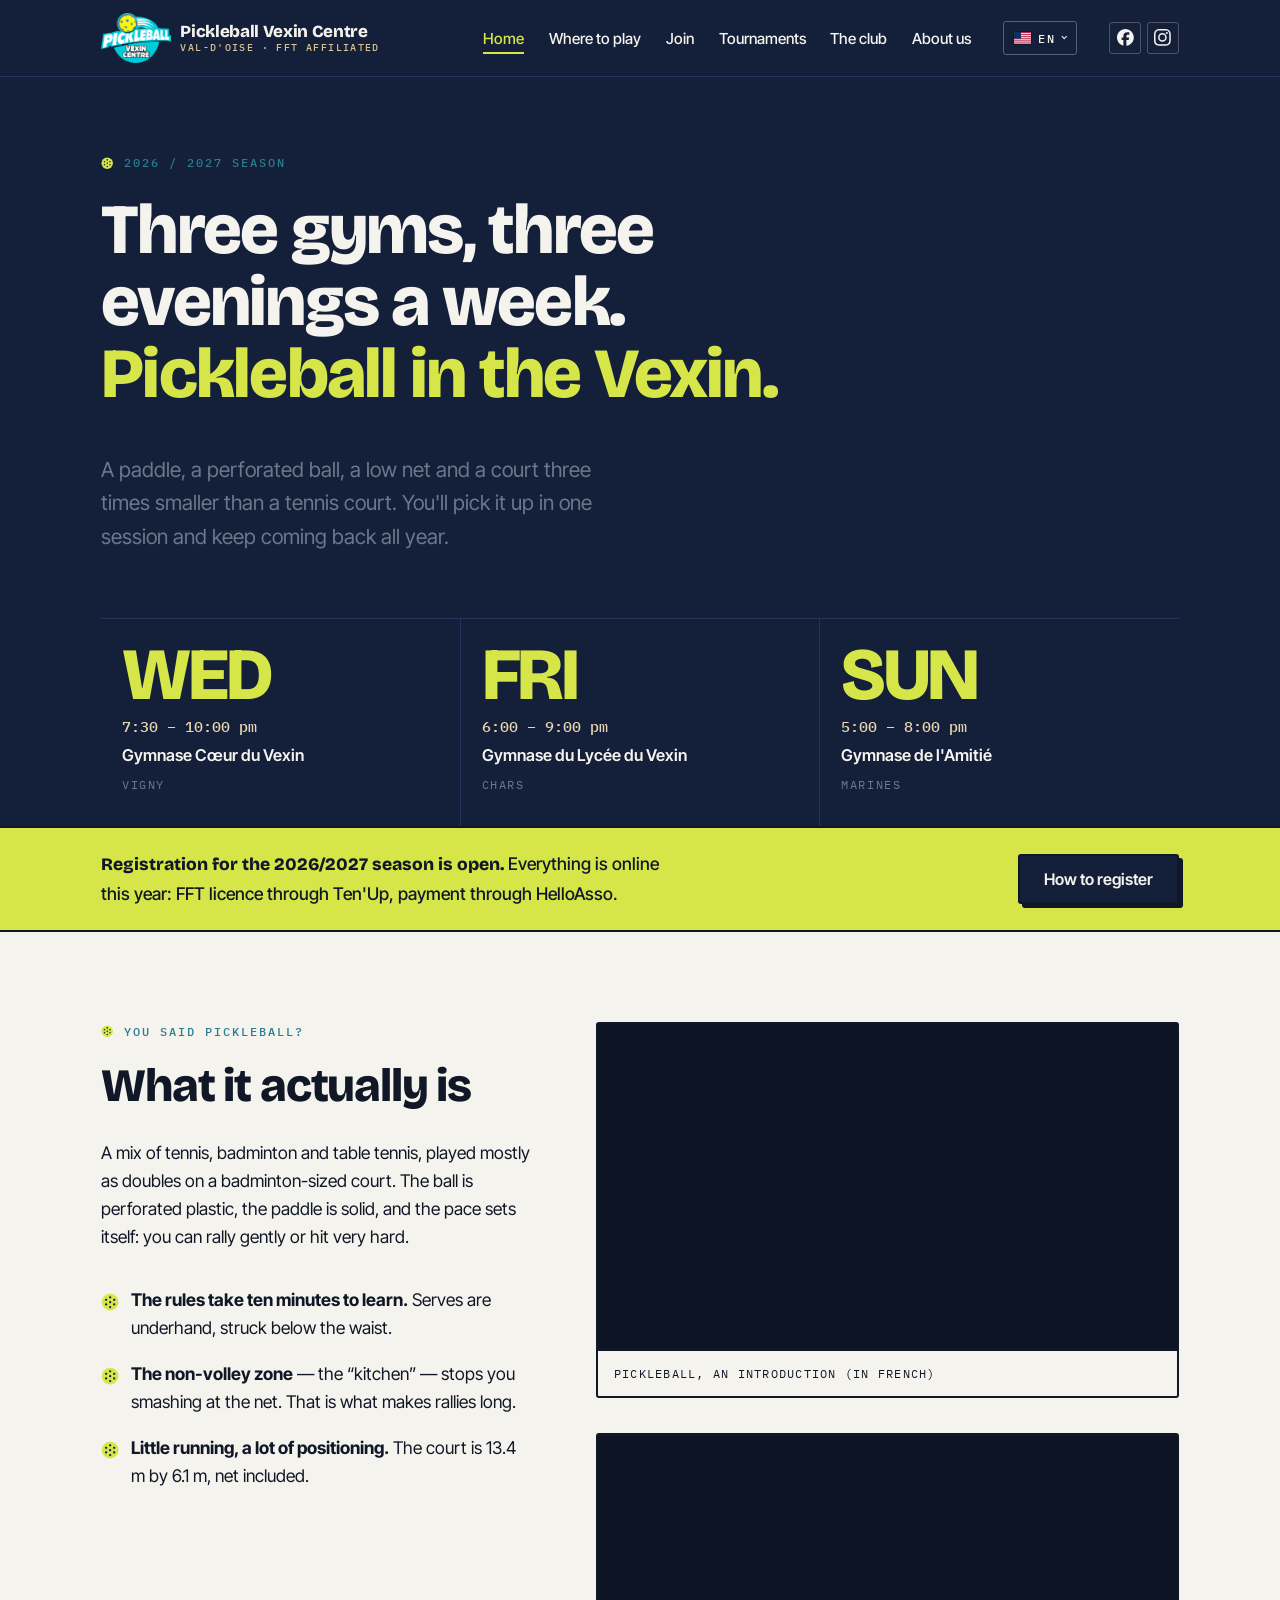
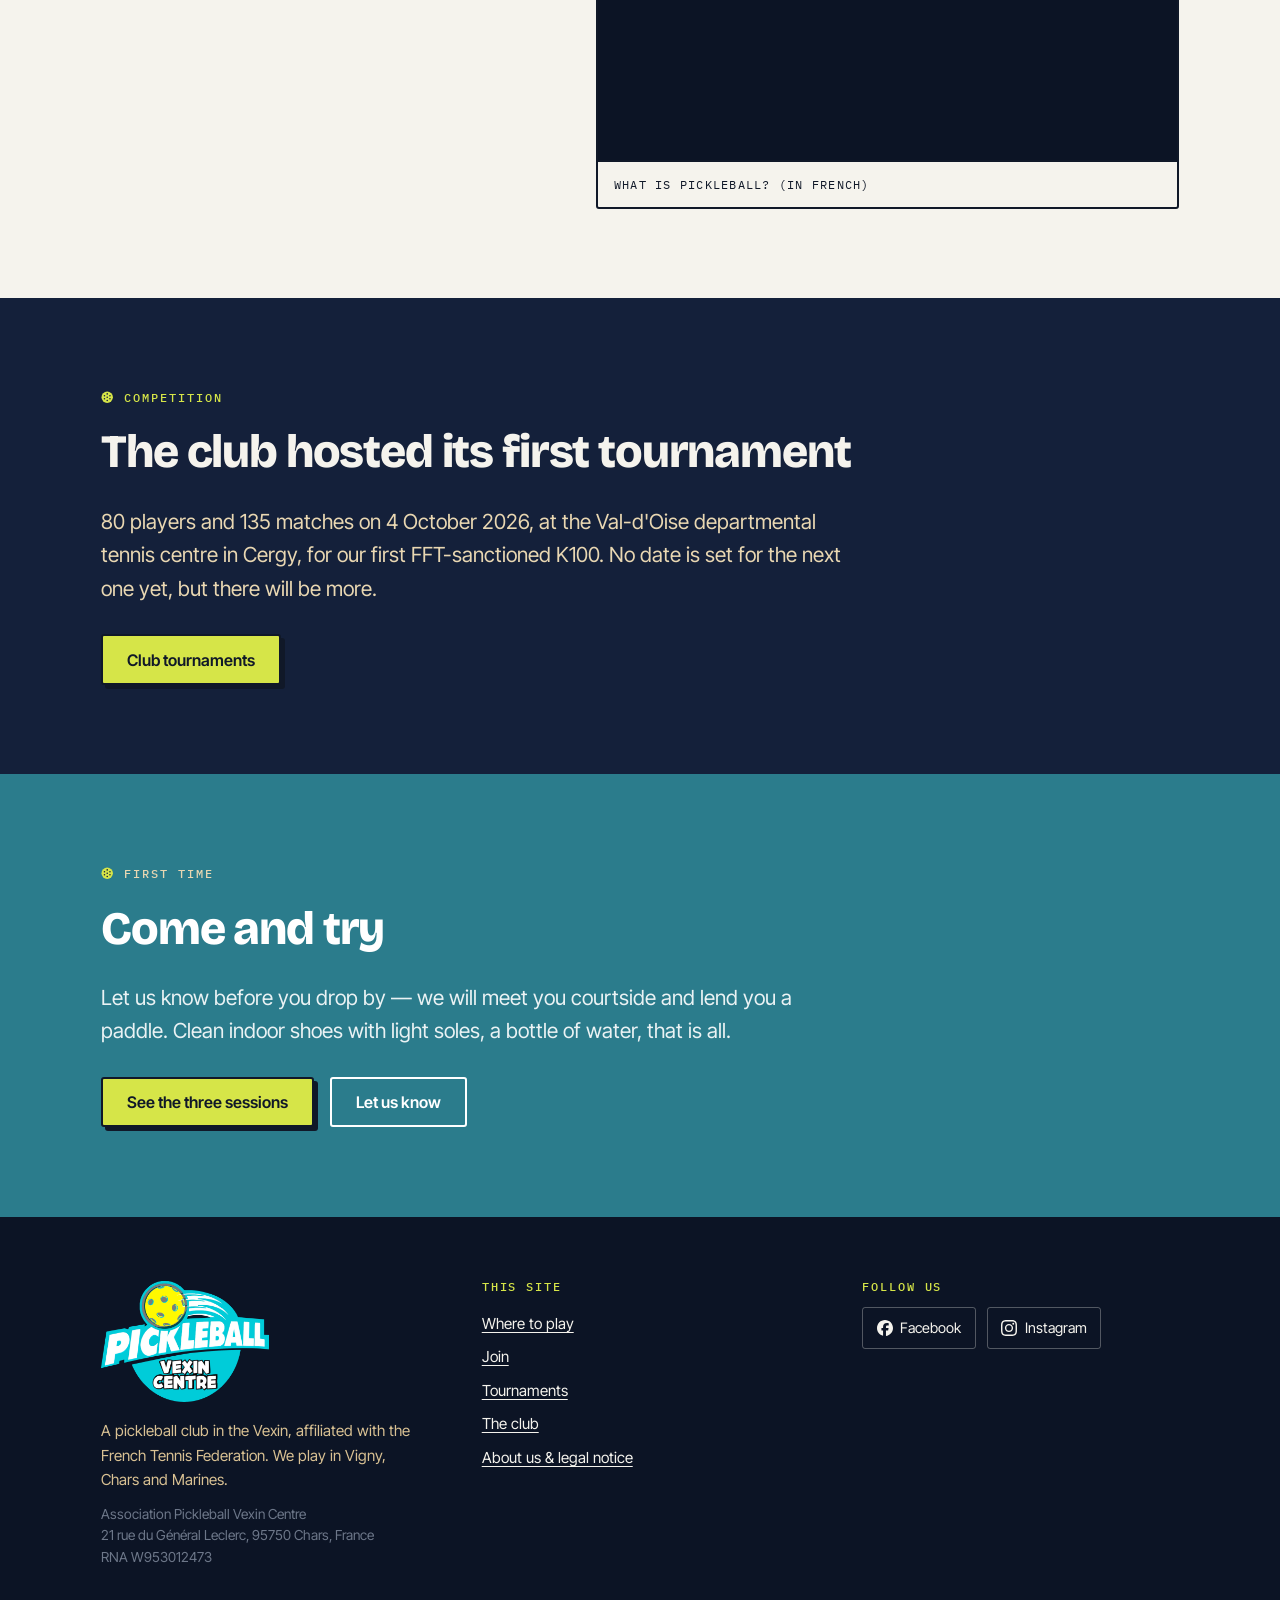
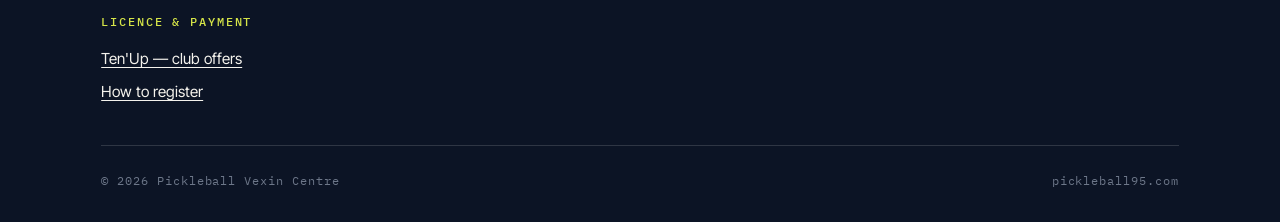
<file: index.html>
<!DOCTYPE html>
<html lang="fr">
<head>
<meta charset="utf-8">
<meta name="viewport" content="width=device-width, initial-scale=1">
<title>Pickleball Vexin Centre — club près de Cergy-Pontoise (95)</title>
<meta name="description" content="Club de pickleball affilié FFT dans le Vexin, à 20 minutes de Cergy-Pontoise. Trois créneaux par semaine à Vigny, Chars et Marines. Débutants bienvenus.">
<link rel="canonical" href="https://pickleball95.com/">
<meta property="og:type" content="website">
<meta property="og:site_name" content="Pickleball Vexin Centre">
<meta property="og:title" content="Pickleball Vexin Centre — club près de Cergy-Pontoise (95)">
<meta property="og:description" content="Club de pickleball affilié FFT dans le Vexin, à 20 minutes de Cergy-Pontoise. Trois créneaux par semaine à Vigny, Chars et Marines. Débutants bienvenus.">
<meta property="og:url" content="https://pickleball95.com/">
<meta property="og:locale" content="fr_FR">
<meta property="og:image" content="https://pickleball95.com/og-image.png">
<meta property="og:image:width" content="1200">
<meta property="og:image:height" content="630">
<meta property="og:image:alt" content="Logo Pickleball Vexin Centre">
<meta name="twitter:card" content="summary_large_image">

<link rel="alternate" hreflang="fr" href="https://pickleball95.com/">
<link rel="alternate" hreflang="en" href="https://pickleball95.com/en/">
<link rel="alternate" hreflang="x-default" href="https://pickleball95.com/">
<script>
(function () {
  try {
    if (new URLSearchParams(location.search).has('lang')) return;
    if (document.referrer && new URL(document.referrer).host === location.host) return;
    var prefs = navigator.languages || [navigator.language || ''];
    for (var i = 0; i < prefs.length; i++) {
      var tag = String(prefs[i]).toLowerCase();
      if (tag.indexOf('fr') === 0) return;
      if (tag.indexOf('en') === 0) {
        location.replace('en/' + location.search + location.hash);
        return;
      }
    }
  } catch (e) {}
})();
</script>
<link rel="icon" href="/favicon.svg" type="image/svg+xml">
<link rel="icon" href="/favicon.ico" sizes="32x32">
<link rel="apple-touch-icon" href="/apple-touch-icon.png">
<link rel="preconnect" href="https://fonts.googleapis.com">
<link rel="preconnect" href="https://fonts.gstatic.com" crossorigin>
<link href="https://fonts.googleapis.com/css2?family=Bricolage+Grotesque:opsz,wght@12..96,700;12..96,800&family=IBM+Plex+Mono:wght@400;500&family=Inter+Tight:wght@400;500;600&display=swap" rel="stylesheet">
<script type="application/ld+json">
{
  "@context": "https://schema.org",
  "@type": "SportsClub",
  "@id": "https://pickleball95.com/#club",
  "name": "Pickleball Vexin Centre",
  "alternateName": "PVC",
  "url": "https://pickleball95.com/",
  "logo": "https://pickleball95.com/logo-pvc.png",
  "image": "https://pickleball95.com/og-image.png",
  "description": "Club de pickleball du Vexin, affilié à la Fédération française de tennis. Trois créneaux par semaine à Vigny, Chars et Marines, à une quinzaine de kilomètres de Cergy-Pontoise.",
  "sport": "Pickleball",
  "email": "contact@pickleball95.com",
  "memberOf": {
    "@type": "SportsOrganization",
    "name": "Fédération française de tennis",
    "alternateName": "FFT",
    "url": "https://www.fft.fr/"
  },
  "areaServed": [
    {
      "@type": "AdministrativeArea",
      "name": "Vexin français"
    },
    {
      "@type": "AdministrativeArea",
      "name": "Val-d'Oise"
    },
    {
      "@type": "City",
      "name": "Cergy"
    },
    {
      "@type": "City",
      "name": "Pontoise"
    },
    {
      "@type": "City",
      "name": "Marines"
    },
    {
      "@type": "City",
      "name": "Vigny"
    },
    {
      "@type": "City",
      "name": "Chars"
    }
  ],
  "location": [
    {
      "@type": "SportsActivityLocation",
      "name": "Gymnase Cœur du Vexin",
      "address": {
        "@type": "PostalAddress",
        "streetAddress": "Le Bord'haut",
        "postalCode": "95450",
        "addressLocality": "Vigny",
        "addressRegion": "Val-d'Oise",
        "addressCountry": "FR"
      },
      "geo": {
        "@type": "GeoCoordinates",
        "latitude": 49.085816,
        "longitude": 1.921872
      },
      "openingHoursSpecification": {
        "@type": "OpeningHoursSpecification",
        "dayOfWeek": "Wednesday",
        "opens": "19:30",
        "closes": "22:00"
      }
    },
    {
      "@type": "SportsActivityLocation",
      "name": "Gymnase du Lycée du Vexin",
      "address": {
        "@type": "PostalAddress",
        "streetAddress": "Rue de Marines",
        "postalCode": "95750",
        "addressLocality": "Chars",
        "addressRegion": "Val-d'Oise",
        "addressCountry": "FR"
      },
      "geo": {
        "@type": "GeoCoordinates",
        "latitude": 49.157377,
        "longitude": 1.945217
      },
      "openingHoursSpecification": {
        "@type": "OpeningHoursSpecification",
        "dayOfWeek": "Friday",
        "opens": "18:00",
        "closes": "21:00"
      }
    },
    {
      "@type": "SportsActivityLocation",
      "name": "Gymnase de l'Amitié",
      "address": {
        "@type": "PostalAddress",
        "streetAddress": "Rue des Hautiers",
        "postalCode": "95640",
        "addressLocality": "Marines",
        "addressRegion": "Val-d'Oise",
        "addressCountry": "FR"
      },
      "geo": {
        "@type": "GeoCoordinates",
        "latitude": 49.148057,
        "longitude": 1.984363
      },
      "openingHoursSpecification": {
        "@type": "OpeningHoursSpecification",
        "dayOfWeek": "Sunday",
        "opens": "17:00",
        "closes": "20:00"
      }
    }
  ],
  "sameAs": [
    "https://www.facebook.com/p/Pickleball-Vexin-Centre-100078045906528/",
    "https://www.instagram.com/pickleball_vexin_centre/"
  ]
}
</script>
<link rel="stylesheet" href="styles.css">
</head>
<body>

<a class="saut-contenu" href="#contenu">Aller au contenu</a>

<header class="entete">
  <div class="enveloppe entete__interieur">
    <a class="marque" href="index.html">
      <img class="marque__logo" src="/logo-pvc.png" alt="" width="640" height="460">
      <span>Pickleball Vexin Centre<small>Val-d'Oise · Affilié FFT</small></span>
    </a>
    <div class="entete__droite">
      <nav class="nav" aria-label="Navigation principale">
        <ul>
          <li><a href="index.html" aria-current="page">Accueil</a></li>
          <li><a href="ou-jouer.html">Où jouer</a></li>
          <li><a href="adherer.html">Adhérer</a></li>
          <li><a href="tournois.html">Tournois</a></li>
          <li><a href="le-club.html">Le club</a></li>
          <li><a href="qui-sommes-nous.html">Qui sommes-nous</a></li>
        </ul>
      </nav>
      <details class="langue">
      <summary aria-label="Choisir la langue"><svg class="drapeau" viewBox="0 0 21 15" aria-hidden="true"><rect width="7" height="15" fill="#002654"/><rect x="7" width="7" height="15" fill="#f5f5f5"/><rect x="14" width="7" height="15" fill="#ce1126"/></svg><span>FR</span></summary>
      <div class="langue__menu">
        <a href="index.html" hreflang="fr" lang="fr" aria-current="true"><svg class="drapeau" viewBox="0 0 21 15" aria-hidden="true"><rect width="7" height="15" fill="#002654"/><rect x="7" width="7" height="15" fill="#f5f5f5"/><rect x="14" width="7" height="15" fill="#ce1126"/></svg>Français</a>
        <a href="en/index.html" hreflang="en" lang="en"><svg class="drapeau" viewBox="0 0 21 15" aria-hidden="true"><rect width="21" height="15" fill="#f5f5f5"/><g fill="#b31942"><rect y="0.0000" width="21" height="1.1538"/><rect y="2.3077" width="21" height="1.1538"/><rect y="4.6154" width="21" height="1.1538"/><rect y="6.9231" width="21" height="1.1538"/><rect y="9.2308" width="21" height="1.1538"/><rect y="11.5385" width="21" height="1.1538"/><rect y="13.8462" width="21" height="1.1538"/></g><rect width="8.4" height="8.0769" fill="#0a3161"/></svg>English</a>
      </div>
    </details>
      <div class="reseaux">
        <a href="https://www.facebook.com/p/Pickleball-Vexin-Centre-100078045906528/" rel="noopener" aria-label="Pickleball Vexin Centre sur Facebook" title="Facebook"><svg viewBox="0 0 24 24" aria-hidden="true" focusable="false"><path d="M9.101 23.691v-7.98H6.627v-3.667h2.474v-1.58c0-4.085 1.848-5.978 5.858-5.978.401 0 .955.042 1.468.103a8.68 8.68 0 0 1 1.141.195v3.325a8.623 8.623 0 0 0-.653-.036 26.805 26.805 0 0 0-.733-.009c-.707 0-1.259.096-1.675.309a1.686 1.686 0 0 0-.679.622c-.258.42-.374.995-.374 1.752v1.297h3.919l-.386 2.103-.287 1.564h-3.246v8.245C19.396 23.238 24 18.179 24 12.044c0-6.627-5.373-12-12-12s-12 5.373-12 12c0 5.628 3.874 10.35 9.101 11.647Z"/></svg></a>
        <a href="https://www.instagram.com/pickleball_vexin_centre/" rel="noopener" aria-label="Pickleball Vexin Centre sur Instagram" title="Instagram"><svg viewBox="0 0 24 24" aria-hidden="true" focusable="false"><path d="M7.0301.084c-1.2768.0602-2.1487.264-2.911.5634-.7888.3075-1.4575.72-2.1228 1.3877-.6652.6677-1.075 1.3368-1.3802 2.127-.2954.7638-.4956 1.6365-.552 2.914-.0564 1.2775-.0689 1.6882-.0626 4.947.0062 3.2586.0206 3.6671.0825 4.9473.061 1.2765.264 2.1482.5635 2.9107.308.7889.72 1.4573 1.388 2.1228.6679.6655 1.3365 1.0743 2.1285 1.38.7632.295 1.6361.4961 2.9134.552 1.2773.056 1.6884.069 4.9462.0627 3.2578-.0062 3.668-.0207 4.9478-.0814 1.28-.0607 2.147-.2652 2.9098-.5633.7889-.3086 1.4578-.72 2.1228-1.3881.665-.6682 1.0745-1.3378 1.3795-2.1284.2957-.7632.4966-1.636.552-2.9124.056-1.2809.0692-1.6898.063-4.948-.0063-3.2583-.021-3.6668-.0817-4.9465-.0607-1.2797-.264-2.1487-.5633-2.9117-.3084-.7889-.72-1.4568-1.3876-2.1228C21.2982 1.33 20.628.9208 19.8378.6165 19.074.321 18.2017.1197 16.9244.0645 15.6471.0093 15.236-.005 11.977.0014 8.718.0076 8.31.0215 7.0301.0839m.1402 21.6932c-1.17-.0509-1.8053-.2453-2.2287-.408-.5606-.216-.96-.4771-1.3819-.895-.422-.4178-.6811-.8186-.9-1.378-.1644-.4234-.3624-1.058-.4171-2.228-.0595-1.2645-.072-1.6442-.079-4.848-.007-3.2037.0053-3.583.0607-4.848.05-1.169.2456-1.805.408-2.2282.216-.5613.4762-.96.895-1.3816.4188-.4217.8184-.6814 1.3783-.9003.423-.1651 1.0575-.3614 2.227-.4171 1.2655-.06 1.6447-.072 4.848-.079 3.2033-.007 3.5835.005 4.8495.0608 1.169.0508 1.8053.2445 2.228.408.5608.216.96.4754 1.3816.895.4217.4194.6816.8176.9005 1.3787.1653.4217.3617 1.056.4169 2.2263.0602 1.2655.0739 1.645.0796 4.848.0058 3.203-.0055 3.5834-.061 4.848-.051 1.17-.245 1.8055-.408 2.2294-.216.5604-.4763.96-.8954 1.3814-.419.4215-.8181.6811-1.3783.9-.4224.1649-1.0577.3617-2.2262.4174-1.2656.0595-1.6448.072-4.8493.079-3.2045.007-3.5825-.006-4.848-.0608M16.953 5.5864A1.44 1.44 0 1 0 18.39 4.144a1.44 1.44 0 0 0-1.437 1.4424M5.8385 12.012c.0067 3.4032 2.7706 6.1557 6.173 6.1493 3.4026-.0065 6.157-2.7701 6.1506-6.1733-.0065-3.4032-2.771-6.1565-6.174-6.1498-3.403.0067-6.156 2.771-6.1496 6.1738M8 12.0077a4 4 0 1 1 4.008 3.9921A3.9996 3.9996 0 0 1 8 12.0077"/></svg></a>
      </div>
    </div>
  </div>
</header>

<main id="contenu">

  <section class="heros">
    <div class="enveloppe">
      <div class="heros__texte">
        <p class="sourcil">
        <svg class="balle" viewBox="0 0 24 24" aria-hidden="true"><circle cx="12" cy="12" r="11"/><circle cx="12" cy="5.6" r="1.5"/><circle cx="17.3" cy="9" r="1.5"/><circle cx="17.3" cy="15" r="1.5"/><circle cx="12" cy="18.4" r="1.5"/><circle cx="6.7" cy="15" r="1.5"/><circle cx="6.7" cy="9" r="1.5"/><circle cx="12" cy="12" r="1.5"/></svg>
        Saison 2026 / 2027
      </p>
        <h1>Trois gymnases, trois soirs par semaine. <em>Le pickleball dans le Vexin.</em></h1>
        <p class="intro">Une raquette, une balle ajourée, un filet bas et un terrain trois fois plus petit qu'un court de tennis. On apprend en une séance, on y revient toute l'année.</p>
      </div>
    </div>

    <div class="enveloppe">
      <div class="semaine">
        <a class="jour" href="ou-jouer.html#vigny">
          <span class="jour__abrege">MER</span>
          <span class="jour__corps">
            <span class="jour__heure">19h30 – 22h00</span><br>
            <span class="jour__lieu">Gymnase Cœur du Vexin</span><br>
            <span class="jour__ville">Vigny</span>
          </span>
        </a>
        <a class="jour" href="ou-jouer.html#chars">
          <span class="jour__abrege">VEN</span>
          <span class="jour__corps">
            <span class="jour__heure">18h00 – 21h00</span><br>
            <span class="jour__lieu">Gymnase du Lycée du Vexin</span><br>
            <span class="jour__ville">Chars</span>
          </span>
        </a>
        <a class="jour" href="ou-jouer.html#marines">
          <span class="jour__abrege">DIM</span>
          <span class="jour__corps">
            <span class="jour__heure">17h00 – 20h00</span><br>
            <span class="jour__lieu">Gymnase de l'Amitié</span><br>
            <span class="jour__ville">Marines</span>
          </span>
        </a>
      </div>
    </div>
  </section>

  <section class="bandeau">
    <div class="enveloppe bandeau__interieur">
      <p><strong>Les inscriptions pour la saison 2026/2027 sont ouvertes.</strong> Cette année, tout se fait en ligne : licence FFT via Ten'Up, paiement via HelloAsso.</p>
      <a class="bouton" href="adherer.html">Comment s'inscrire</a>
    </div>
  </section>

  <section class="bloc">
    <div class="enveloppe duo">
      <div>
        <p class="sourcil">
        <svg class="balle" viewBox="0 0 24 24" aria-hidden="true"><circle cx="12" cy="12" r="11"/><circle cx="12" cy="5.6" r="1.5"/><circle cx="17.3" cy="9" r="1.5"/><circle cx="17.3" cy="15" r="1.5"/><circle cx="12" cy="18.4" r="1.5"/><circle cx="6.7" cy="15" r="1.5"/><circle cx="6.7" cy="9" r="1.5"/><circle cx="12" cy="12" r="1.5"/></svg>
        Vous avez dit pickleball ?
      </p>
        <h2>C'est quoi, au juste</h2>
        <p>Un mélange de tennis, de badminton et de ping-pong, qui se joue surtout en double sur un terrain de badminton. La balle est en plastique perforé, la raquette est pleine, et la vitesse de jeu se règle d'elle-même : on peut échanger tranquillement ou frapper très fort.</p>
        <ul class="faits">
          <li><svg class="balle" viewBox="0 0 24 24" aria-hidden="true"><circle cx="12" cy="12" r="11"/><circle cx="12" cy="5.6" r="1.5"/><circle cx="17.3" cy="9" r="1.5"/><circle cx="17.3" cy="15" r="1.5"/><circle cx="12" cy="18.4" r="1.5"/><circle cx="6.7" cy="15" r="1.5"/><circle cx="6.7" cy="9" r="1.5"/><circle cx="12" cy="12" r="1.5"/></svg><span><strong>Les règles s'apprennent en dix minutes.</strong> Le service se fait à la cuillère, en dessous de la taille.</span></li>
          <li><svg class="balle" viewBox="0 0 24 24" aria-hidden="true"><circle cx="12" cy="12" r="11"/><circle cx="12" cy="5.6" r="1.5"/><circle cx="17.3" cy="9" r="1.5"/><circle cx="17.3" cy="15" r="1.5"/><circle cx="12" cy="18.4" r="1.5"/><circle cx="6.7" cy="15" r="1.5"/><circle cx="6.7" cy="9" r="1.5"/><circle cx="12" cy="12" r="1.5"/></svg><span><strong>La zone de non-volée</strong> — la « cuisine » — interdit de smasher au filet. C'est ce qui rend les échanges longs.</span></li>
          <li><svg class="balle" viewBox="0 0 24 24" aria-hidden="true"><circle cx="12" cy="12" r="11"/><circle cx="12" cy="5.6" r="1.5"/><circle cx="17.3" cy="9" r="1.5"/><circle cx="17.3" cy="15" r="1.5"/><circle cx="12" cy="18.4" r="1.5"/><circle cx="6.7" cy="15" r="1.5"/><circle cx="6.7" cy="9" r="1.5"/><circle cx="12" cy="12" r="1.5"/></svg><span><strong>Peu de course, beaucoup de placement.</strong> Le terrain fait 13,4 m sur 6,1 m, filet compris.</span></li>
        </ul>
      </div>
      <div class="grille grille--2">
        <figure class="video">
          <div class="video__cadre">
            <iframe src="https://www.youtube-nocookie.com/embed/xUuytFtCBNI" title="Présentation du pickleball" loading="lazy" allow="accelerometer; autoplay; clipboard-write; encrypted-media; gyroscope; picture-in-picture" allowfullscreen></iframe>
          </div>
          <figcaption>Présentation du pickleball</figcaption>
        </figure>
        <figure class="video">
          <div class="video__cadre">
            <iframe src="https://www.youtube-nocookie.com/embed/qtWzW6StP2c" title="C'est quoi le pickleball ?" loading="lazy" allow="accelerometer; autoplay; clipboard-write; encrypted-media; gyroscope; picture-in-picture" allowfullscreen></iframe>
          </div>
          <figcaption>C'est quoi le pickleball ?</figcaption>
        </figure>
      </div>
    </div>
  </section>


  <section class="bloc bloc--nuit">
    <div class="enveloppe">
      <p class="sourcil">
        <svg class="balle" viewBox="0 0 24 24" aria-hidden="true"><circle cx="12" cy="12" r="11"/><circle cx="12" cy="5.6" r="1.5"/><circle cx="17.3" cy="9" r="1.5"/><circle cx="17.3" cy="15" r="1.5"/><circle cx="12" cy="18.4" r="1.5"/><circle cx="6.7" cy="15" r="1.5"/><circle cx="6.7" cy="9" r="1.5"/><circle cx="12" cy="12" r="1.5"/></svg>
        Compétition
      </p>
      <h2>Le club a organisé son premier tournoi</h2>
      <p class="intro">80 joueurs et 135 matchs le 4 octobre 2026, au comité départemental de tennis du Val-d'Oise à Cergy, pour notre premier K100 homologué FFT. Aucune date n'est encore fixée pour la suite, mais il y en aura d'autres.</p>
      <div class="rangee-boutons">
        <a class="bouton" href="tournois.html">Les tournois du club</a>
      </div>
    </div>
  </section>

  <section class="bloc bloc--court">
    <div class="enveloppe">
      <p class="sourcil">
        <svg class="balle" viewBox="0 0 24 24" aria-hidden="true"><circle cx="12" cy="12" r="11"/><circle cx="12" cy="5.6" r="1.5"/><circle cx="17.3" cy="9" r="1.5"/><circle cx="17.3" cy="15" r="1.5"/><circle cx="12" cy="18.4" r="1.5"/><circle cx="6.7" cy="15" r="1.5"/><circle cx="6.7" cy="9" r="1.5"/><circle cx="12" cy="12" r="1.5"/></svg>
        Première fois
      </p>
      <h2>Venir essayer</h2>
      <p class="intro">Prévenez-nous avant de passer, on vous attend au bord du terrain et on vous prête une raquette. Chaussures de sport propres à semelle claire, une bouteille d'eau, c'est tout.</p>
      <div class="rangee-boutons">
        <a class="bouton" href="ou-jouer.html">Voir les trois créneaux</a>
        <a class="bouton bouton--fantome" href="le-club.html#contact">Nous prévenir</a>
      </div>
    </div>
  </section>

</main>

<footer class="pied">
  <div class="enveloppe">
    <div class="pied__grille">
      <div>
        <h2 class="pied__marque"><img src="/logo-pvc.png" alt="Pickleball Vexin Centre" width="640" height="460"></h2>
        <p>Club de pickleball du Vexin, affilié à la Fédération française de tennis. On joue à Vigny, Chars et Marines.</p>
        <p class="pied__legal">Association Pickleball Vexin Centre<br>21 rue du Général Leclerc, 95750 Chars, France<br>RNA W953012473</p>
      </div>
      <div>
        <h3>Le site</h3>
        <ul>
          <li><a href="ou-jouer.html">Où jouer</a></li>
          <li><a href="adherer.html">Adhérer</a></li>
          <li><a href="tournois.html">Tournois</a></li>
          <li><a href="le-club.html">Le club</a></li>
        
          <li><a href="qui-sommes-nous.html">Qui sommes-nous</a></li></ul>
      </div>
      <div>
        <h3>Nous suivre</h3>
        <div class="social">
          <a href="https://www.facebook.com/p/Pickleball-Vexin-Centre-100078045906528/" rel="noopener"><span class="social__icone"><svg viewBox="0 0 24 24" aria-hidden="true" focusable="false"><path d="M9.101 23.691v-7.98H6.627v-3.667h2.474v-1.58c0-4.085 1.848-5.978 5.858-5.978.401 0 .955.042 1.468.103a8.68 8.68 0 0 1 1.141.195v3.325a8.623 8.623 0 0 0-.653-.036 26.805 26.805 0 0 0-.733-.009c-.707 0-1.259.096-1.675.309a1.686 1.686 0 0 0-.679.622c-.258.42-.374.995-.374 1.752v1.297h3.919l-.386 2.103-.287 1.564h-3.246v8.245C19.396 23.238 24 18.179 24 12.044c0-6.627-5.373-12-12-12s-12 5.373-12 12c0 5.628 3.874 10.35 9.101 11.647Z"/></svg></span>Facebook</a>
          <a href="https://www.instagram.com/pickleball_vexin_centre/" rel="noopener"><span class="social__icone"><svg viewBox="0 0 24 24" aria-hidden="true" focusable="false"><path d="M7.0301.084c-1.2768.0602-2.1487.264-2.911.5634-.7888.3075-1.4575.72-2.1228 1.3877-.6652.6677-1.075 1.3368-1.3802 2.127-.2954.7638-.4956 1.6365-.552 2.914-.0564 1.2775-.0689 1.6882-.0626 4.947.0062 3.2586.0206 3.6671.0825 4.9473.061 1.2765.264 2.1482.5635 2.9107.308.7889.72 1.4573 1.388 2.1228.6679.6655 1.3365 1.0743 2.1285 1.38.7632.295 1.6361.4961 2.9134.552 1.2773.056 1.6884.069 4.9462.0627 3.2578-.0062 3.668-.0207 4.9478-.0814 1.28-.0607 2.147-.2652 2.9098-.5633.7889-.3086 1.4578-.72 2.1228-1.3881.665-.6682 1.0745-1.3378 1.3795-2.1284.2957-.7632.4966-1.636.552-2.9124.056-1.2809.0692-1.6898.063-4.948-.0063-3.2583-.021-3.6668-.0817-4.9465-.0607-1.2797-.264-2.1487-.5633-2.9117-.3084-.7889-.72-1.4568-1.3876-2.1228C21.2982 1.33 20.628.9208 19.8378.6165 19.074.321 18.2017.1197 16.9244.0645 15.6471.0093 15.236-.005 11.977.0014 8.718.0076 8.31.0215 7.0301.0839m.1402 21.6932c-1.17-.0509-1.8053-.2453-2.2287-.408-.5606-.216-.96-.4771-1.3819-.895-.422-.4178-.6811-.8186-.9-1.378-.1644-.4234-.3624-1.058-.4171-2.228-.0595-1.2645-.072-1.6442-.079-4.848-.007-3.2037.0053-3.583.0607-4.848.05-1.169.2456-1.805.408-2.2282.216-.5613.4762-.96.895-1.3816.4188-.4217.8184-.6814 1.3783-.9003.423-.1651 1.0575-.3614 2.227-.4171 1.2655-.06 1.6447-.072 4.848-.079 3.2033-.007 3.5835.005 4.8495.0608 1.169.0508 1.8053.2445 2.228.408.5608.216.96.4754 1.3816.895.4217.4194.6816.8176.9005 1.3787.1653.4217.3617 1.056.4169 2.2263.0602 1.2655.0739 1.645.0796 4.848.0058 3.203-.0055 3.5834-.061 4.848-.051 1.17-.245 1.8055-.408 2.2294-.216.5604-.4763.96-.8954 1.3814-.419.4215-.8181.6811-1.3783.9-.4224.1649-1.0577.3617-2.2262.4174-1.2656.0595-1.6448.072-4.8493.079-3.2045.007-3.5825-.006-4.848-.0608M16.953 5.5864A1.44 1.44 0 1 0 18.39 4.144a1.44 1.44 0 0 0-1.437 1.4424M5.8385 12.012c.0067 3.4032 2.7706 6.1557 6.173 6.1493 3.4026-.0065 6.157-2.7701 6.1506-6.1733-.0065-3.4032-2.771-6.1565-6.174-6.1498-3.403.0067-6.156 2.771-6.1496 6.1738M8 12.0077a4 4 0 1 1 4.008 3.9921A3.9996 3.9996 0 0 1 8 12.0077"/></svg></span>Instagram</a>
        </div>
      </div>
      <div>
        <h3>Licence &amp; paiement</h3>
        <ul>
          <li><a href="https://tenup.fft.fr/club/57950515/offres" rel="noopener">Ten'Up — offres du club</a></li>
          <li><a href="adherer.html">Procédure d'inscription</a></li>
        </ul>
      </div>
    </div>
    <div class="pied__bas">
      <span>© 2026 Pickleball Vexin Centre</span>
      <span>pickleball95.com</span>
    </div>
  </div>
</footer>

<script>
document.addEventListener('click', function (e) {
  document.querySelectorAll('details.langue[open]').forEach(function (d) {
    if (!d.contains(e.target)) d.removeAttribute('open');
  });
});
document.addEventListener('keydown', function (e) {
  if (e.key === 'Escape') {
    document.querySelectorAll('details.langue[open]').forEach(function (d) {
      d.removeAttribute('open');
    });
  }
});
</script>
</body>
</html>
</file>
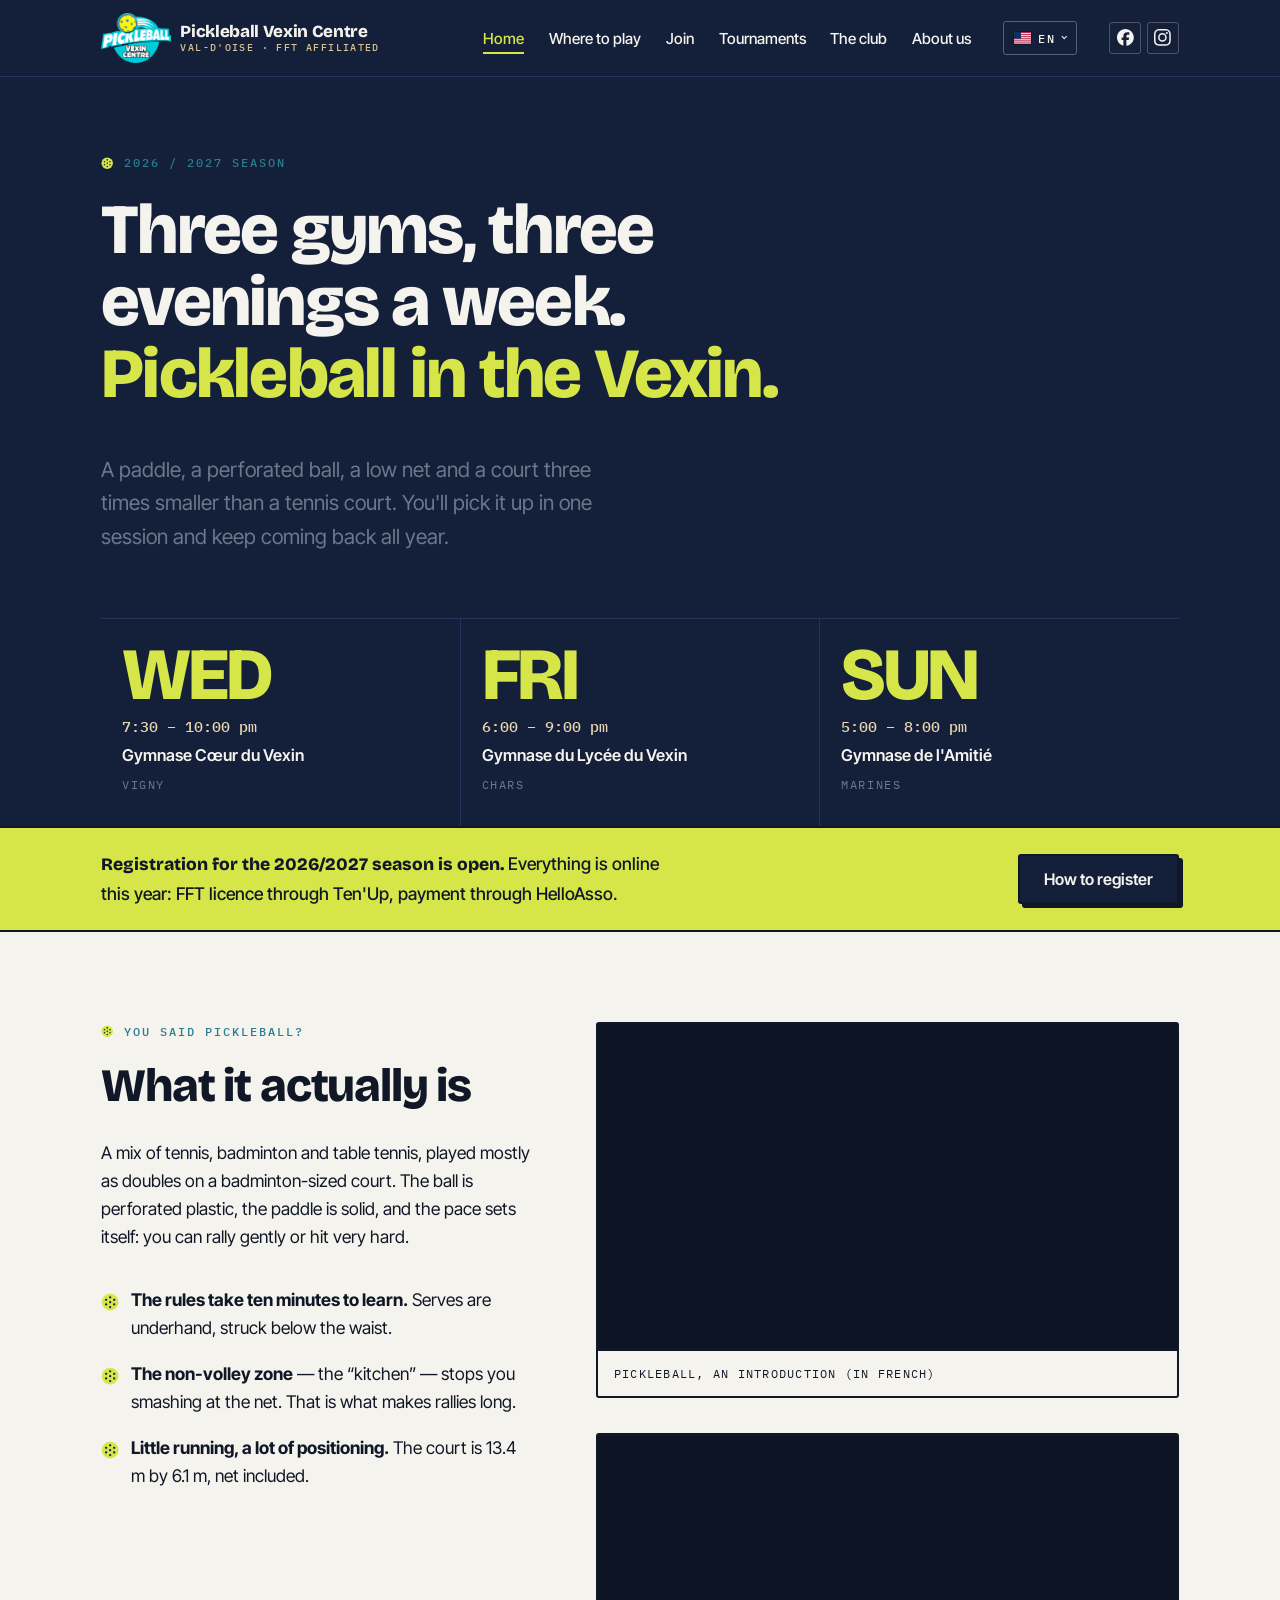
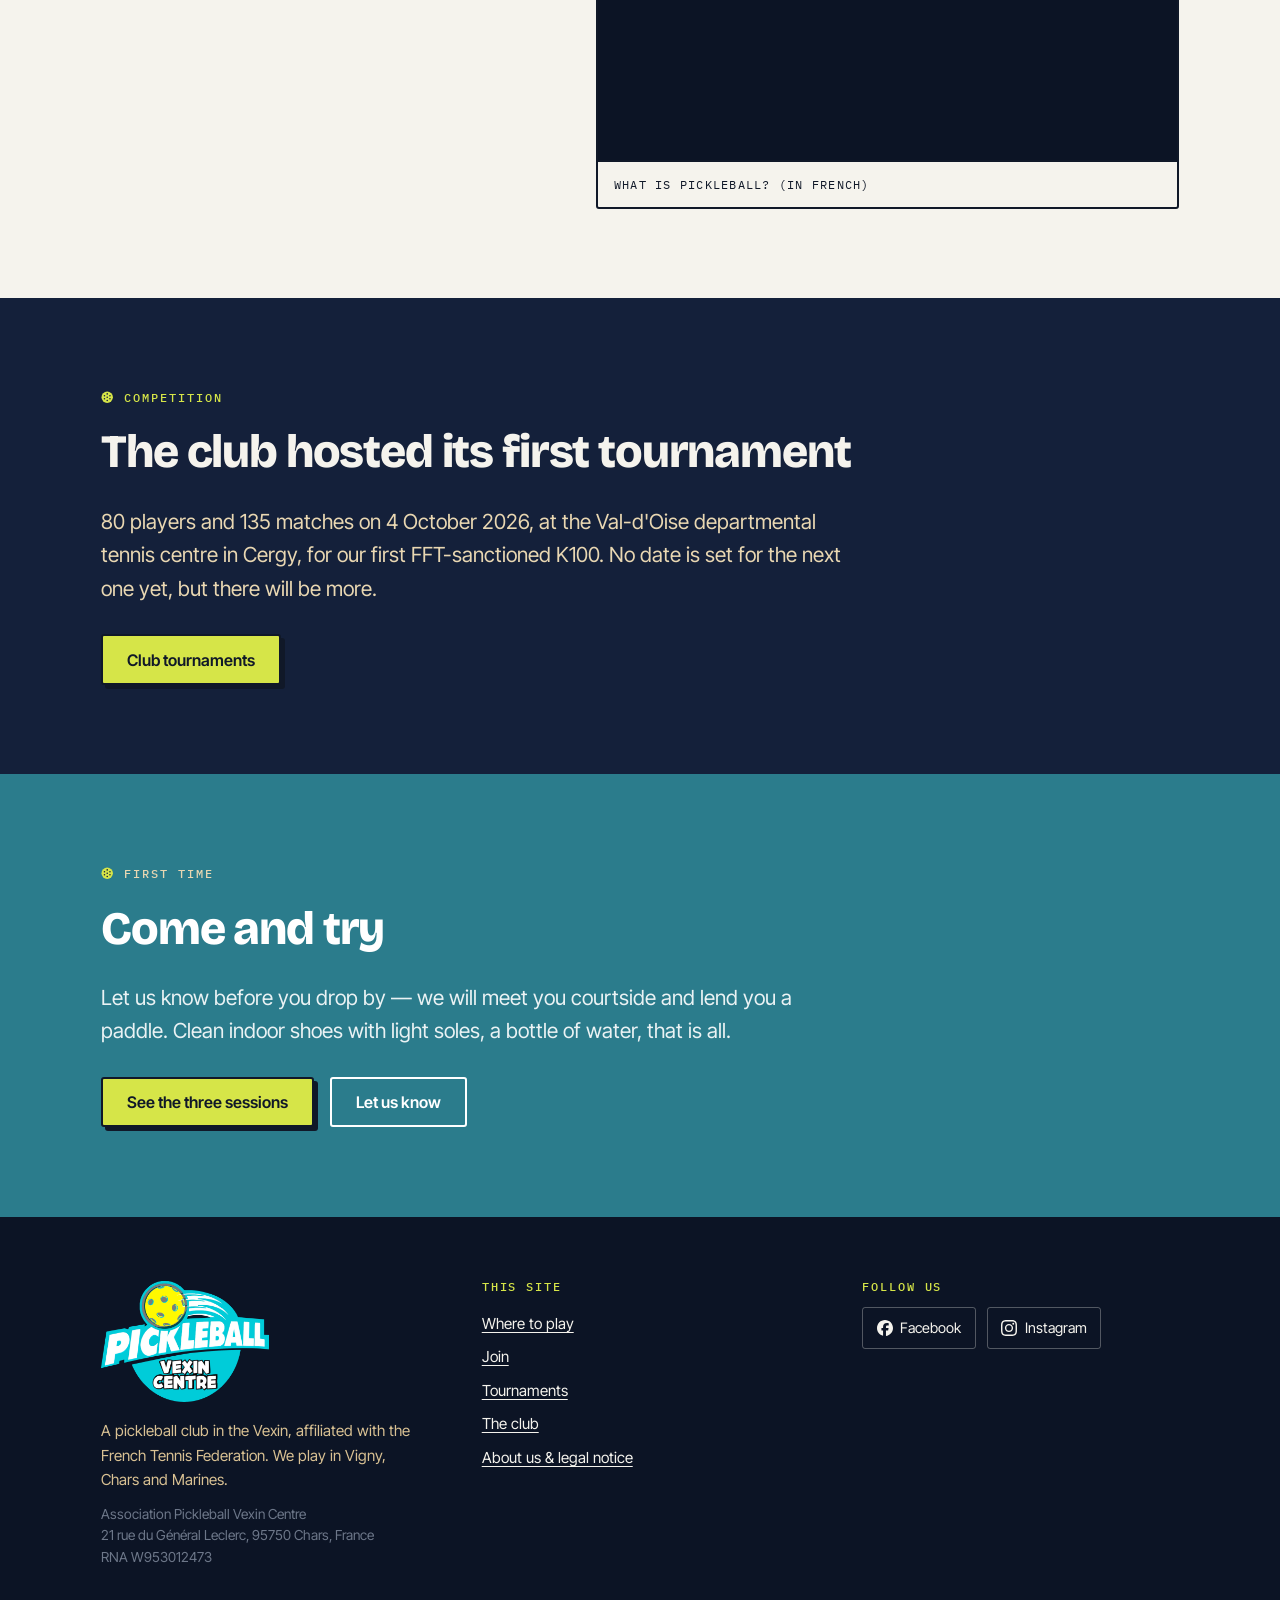
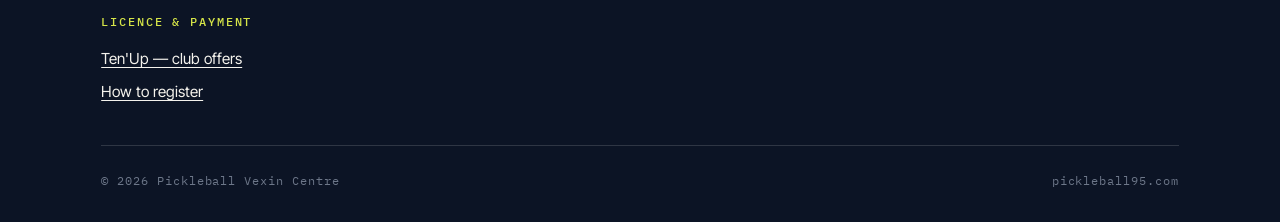
<file: en/index.html>
<!DOCTYPE html>
<html lang="en">
<head>
<meta charset="utf-8">
<meta name="viewport" content="width=device-width, initial-scale=1">
<title>Pickleball Vexin Centre — club near Cergy-Pontoise, Paris</title>
<meta name="description" content="FFT-affiliated pickleball club in the Vexin, twenty minutes from Cergy-Pontoise. Three sessions a week in Vigny, Chars and Marines. Beginners welcome.">
<link rel="canonical" href="https://pickleball95.com/en/">
<meta property="og:type" content="website">
<meta property="og:site_name" content="Pickleball Vexin Centre">
<meta property="og:title" content="Pickleball Vexin Centre — club near Cergy-Pontoise, Paris">
<meta property="og:description" content="FFT-affiliated pickleball club in the Vexin, twenty minutes from Cergy-Pontoise. Three sessions a week in Vigny, Chars and Marines. Beginners welcome.">
<meta property="og:url" content="https://pickleball95.com/en/">
<meta property="og:locale" content="en_GB">
<meta property="og:image" content="https://pickleball95.com/og-image.png">
<meta property="og:image:width" content="1200">
<meta property="og:image:height" content="630">
<meta property="og:image:alt" content="Logo Pickleball Vexin Centre">
<meta name="twitter:card" content="summary_large_image">

<link rel="alternate" hreflang="fr" href="https://pickleball95.com/">
<link rel="alternate" hreflang="en" href="https://pickleball95.com/en/">
<link rel="alternate" hreflang="x-default" href="https://pickleball95.com/">
<link rel="icon" href="/favicon.svg" type="image/svg+xml">
<link rel="icon" href="/favicon.ico" sizes="32x32">
<link rel="apple-touch-icon" href="/apple-touch-icon.png">
<link rel="preconnect" href="https://fonts.googleapis.com">
<link rel="preconnect" href="https://fonts.gstatic.com" crossorigin>
<link href="https://fonts.googleapis.com/css2?family=Bricolage+Grotesque:opsz,wght@12..96,700;12..96,800&family=IBM+Plex+Mono:wght@400;500&family=Inter+Tight:wght@400;500;600&display=swap" rel="stylesheet">
<script type="application/ld+json">
{
  "@context": "https://schema.org",
  "@type": "SportsClub",
  "@id": "https://pickleball95.com/#club",
  "name": "Pickleball Vexin Centre",
  "alternateName": "PVC",
  "url": "https://pickleball95.com/en/",
  "logo": "https://pickleball95.com/logo-pvc.png",
  "image": "https://pickleball95.com/og-image.png",
  "description": "Pickleball club in the Vexin, affiliated with the French Tennis Federation. Three sessions a week in Vigny, Chars and Marines, about fifteen kilometres from Cergy-Pontoise.",
  "sport": "Pickleball",
  "email": "contact@pickleball95.com",
  "memberOf": {
    "@type": "SportsOrganization",
    "name": "Fédération française de tennis",
    "alternateName": "FFT",
    "url": "https://www.fft.fr/"
  },
  "areaServed": [
    {
      "@type": "AdministrativeArea",
      "name": "Vexin français"
    },
    {
      "@type": "AdministrativeArea",
      "name": "Val-d'Oise"
    },
    {
      "@type": "City",
      "name": "Cergy"
    },
    {
      "@type": "City",
      "name": "Pontoise"
    },
    {
      "@type": "City",
      "name": "Marines"
    },
    {
      "@type": "City",
      "name": "Vigny"
    },
    {
      "@type": "City",
      "name": "Chars"
    }
  ],
  "location": [
    {
      "@type": "SportsActivityLocation",
      "name": "Gymnase Cœur du Vexin",
      "address": {
        "@type": "PostalAddress",
        "streetAddress": "Le Bord'haut",
        "postalCode": "95450",
        "addressLocality": "Vigny",
        "addressRegion": "Val-d'Oise",
        "addressCountry": "FR"
      },
      "geo": {
        "@type": "GeoCoordinates",
        "latitude": 49.085816,
        "longitude": 1.921872
      },
      "openingHoursSpecification": {
        "@type": "OpeningHoursSpecification",
        "dayOfWeek": "Wednesday",
        "opens": "19:30",
        "closes": "22:00"
      }
    },
    {
      "@type": "SportsActivityLocation",
      "name": "Gymnase du Lycée du Vexin",
      "address": {
        "@type": "PostalAddress",
        "streetAddress": "Rue de Marines",
        "postalCode": "95750",
        "addressLocality": "Chars",
        "addressRegion": "Val-d'Oise",
        "addressCountry": "FR"
      },
      "geo": {
        "@type": "GeoCoordinates",
        "latitude": 49.157377,
        "longitude": 1.945217
      },
      "openingHoursSpecification": {
        "@type": "OpeningHoursSpecification",
        "dayOfWeek": "Friday",
        "opens": "18:00",
        "closes": "21:00"
      }
    },
    {
      "@type": "SportsActivityLocation",
      "name": "Gymnase de l'Amitié",
      "address": {
        "@type": "PostalAddress",
        "streetAddress": "Rue des Hautiers",
        "postalCode": "95640",
        "addressLocality": "Marines",
        "addressRegion": "Val-d'Oise",
        "addressCountry": "FR"
      },
      "geo": {
        "@type": "GeoCoordinates",
        "latitude": 49.148057,
        "longitude": 1.984363
      },
      "openingHoursSpecification": {
        "@type": "OpeningHoursSpecification",
        "dayOfWeek": "Sunday",
        "opens": "17:00",
        "closes": "20:00"
      }
    }
  ],
  "sameAs": [
    "https://www.facebook.com/p/Pickleball-Vexin-Centre-100078045906528/",
    "https://www.instagram.com/pickleball_vexin_centre/"
  ]
}
</script>
<link rel="stylesheet" href="../styles.css">
</head>
<body>

<a class="saut-contenu" href="#contenu">Skip to content</a>

<header class="entete">
  <div class="enveloppe entete__interieur">
    <a class="marque" href="index.html">
      <img class="marque__logo" src="/logo-pvc.png" alt="" width="640" height="460">
      <span>Pickleball Vexin Centre<small>Val-d'Oise · FFT affiliated</small></span>
    </a>
    <div class="entete__droite">
      <nav class="nav" aria-label="Main navigation">
        <ul>
          <li><a href="index.html" aria-current="page">Home</a></li>
          <li><a href="where-to-play.html">Where to play</a></li>
          <li><a href="join.html">Join</a></li>
          <li><a href="tournaments.html">Tournaments</a></li>
          <li><a href="the-club.html">The club</a></li>
          <li><a href="about-us.html">About us</a></li>
        </ul>
      </nav>
      <details class="langue">
      <summary aria-label="Choose language"><svg class="drapeau" viewBox="0 0 21 15" aria-hidden="true"><rect width="21" height="15" fill="#f5f5f5"/><g fill="#b31942"><rect y="0.0000" width="21" height="1.1538"/><rect y="2.3077" width="21" height="1.1538"/><rect y="4.6154" width="21" height="1.1538"/><rect y="6.9231" width="21" height="1.1538"/><rect y="9.2308" width="21" height="1.1538"/><rect y="11.5385" width="21" height="1.1538"/><rect y="13.8462" width="21" height="1.1538"/></g><rect width="8.4" height="8.0769" fill="#0a3161"/></svg><span>EN</span></summary>
      <div class="langue__menu">
        <a href="../index.html?lang=fr" hreflang="fr" lang="fr"><svg class="drapeau" viewBox="0 0 21 15" aria-hidden="true"><rect width="7" height="15" fill="#002654"/><rect x="7" width="7" height="15" fill="#f5f5f5"/><rect x="14" width="7" height="15" fill="#ce1126"/></svg>Français</a>
        <a href="index.html" hreflang="en" lang="en" aria-current="true"><svg class="drapeau" viewBox="0 0 21 15" aria-hidden="true"><rect width="21" height="15" fill="#f5f5f5"/><g fill="#b31942"><rect y="0.0000" width="21" height="1.1538"/><rect y="2.3077" width="21" height="1.1538"/><rect y="4.6154" width="21" height="1.1538"/><rect y="6.9231" width="21" height="1.1538"/><rect y="9.2308" width="21" height="1.1538"/><rect y="11.5385" width="21" height="1.1538"/><rect y="13.8462" width="21" height="1.1538"/></g><rect width="8.4" height="8.0769" fill="#0a3161"/></svg>English</a>
      </div>
    </details>
      <div class="reseaux">
        <a href="https://www.facebook.com/p/Pickleball-Vexin-Centre-100078045906528/" rel="noopener" aria-label="Pickleball Vexin Centre sur Facebook" title="Facebook"><svg viewBox="0 0 24 24" aria-hidden="true" focusable="false"><path d="M9.101 23.691v-7.98H6.627v-3.667h2.474v-1.58c0-4.085 1.848-5.978 5.858-5.978.401 0 .955.042 1.468.103a8.68 8.68 0 0 1 1.141.195v3.325a8.623 8.623 0 0 0-.653-.036 26.805 26.805 0 0 0-.733-.009c-.707 0-1.259.096-1.675.309a1.686 1.686 0 0 0-.679.622c-.258.42-.374.995-.374 1.752v1.297h3.919l-.386 2.103-.287 1.564h-3.246v8.245C19.396 23.238 24 18.179 24 12.044c0-6.627-5.373-12-12-12s-12 5.373-12 12c0 5.628 3.874 10.35 9.101 11.647Z"/></svg></a>
        <a href="https://www.instagram.com/pickleball_vexin_centre/" rel="noopener" aria-label="Pickleball Vexin Centre sur Instagram" title="Instagram"><svg viewBox="0 0 24 24" aria-hidden="true" focusable="false"><path d="M7.0301.084c-1.2768.0602-2.1487.264-2.911.5634-.7888.3075-1.4575.72-2.1228 1.3877-.6652.6677-1.075 1.3368-1.3802 2.127-.2954.7638-.4956 1.6365-.552 2.914-.0564 1.2775-.0689 1.6882-.0626 4.947.0062 3.2586.0206 3.6671.0825 4.9473.061 1.2765.264 2.1482.5635 2.9107.308.7889.72 1.4573 1.388 2.1228.6679.6655 1.3365 1.0743 2.1285 1.38.7632.295 1.6361.4961 2.9134.552 1.2773.056 1.6884.069 4.9462.0627 3.2578-.0062 3.668-.0207 4.9478-.0814 1.28-.0607 2.147-.2652 2.9098-.5633.7889-.3086 1.4578-.72 2.1228-1.3881.665-.6682 1.0745-1.3378 1.3795-2.1284.2957-.7632.4966-1.636.552-2.9124.056-1.2809.0692-1.6898.063-4.948-.0063-3.2583-.021-3.6668-.0817-4.9465-.0607-1.2797-.264-2.1487-.5633-2.9117-.3084-.7889-.72-1.4568-1.3876-2.1228C21.2982 1.33 20.628.9208 19.8378.6165 19.074.321 18.2017.1197 16.9244.0645 15.6471.0093 15.236-.005 11.977.0014 8.718.0076 8.31.0215 7.0301.0839m.1402 21.6932c-1.17-.0509-1.8053-.2453-2.2287-.408-.5606-.216-.96-.4771-1.3819-.895-.422-.4178-.6811-.8186-.9-1.378-.1644-.4234-.3624-1.058-.4171-2.228-.0595-1.2645-.072-1.6442-.079-4.848-.007-3.2037.0053-3.583.0607-4.848.05-1.169.2456-1.805.408-2.2282.216-.5613.4762-.96.895-1.3816.4188-.4217.8184-.6814 1.3783-.9003.423-.1651 1.0575-.3614 2.227-.4171 1.2655-.06 1.6447-.072 4.848-.079 3.2033-.007 3.5835.005 4.8495.0608 1.169.0508 1.8053.2445 2.228.408.5608.216.96.4754 1.3816.895.4217.4194.6816.8176.9005 1.3787.1653.4217.3617 1.056.4169 2.2263.0602 1.2655.0739 1.645.0796 4.848.0058 3.203-.0055 3.5834-.061 4.848-.051 1.17-.245 1.8055-.408 2.2294-.216.5604-.4763.96-.8954 1.3814-.419.4215-.8181.6811-1.3783.9-.4224.1649-1.0577.3617-2.2262.4174-1.2656.0595-1.6448.072-4.8493.079-3.2045.007-3.5825-.006-4.848-.0608M16.953 5.5864A1.44 1.44 0 1 0 18.39 4.144a1.44 1.44 0 0 0-1.437 1.4424M5.8385 12.012c.0067 3.4032 2.7706 6.1557 6.173 6.1493 3.4026-.0065 6.157-2.7701 6.1506-6.1733-.0065-3.4032-2.771-6.1565-6.174-6.1498-3.403.0067-6.156 2.771-6.1496 6.1738M8 12.0077a4 4 0 1 1 4.008 3.9921A3.9996 3.9996 0 0 1 8 12.0077"/></svg></a>
      </div>
    </div>
  </div>
</header>

<main id="contenu">

  <section class="heros">
    <div class="enveloppe">
      <div class="heros__texte">
        <p class="sourcil">
        <svg class="balle" viewBox="0 0 24 24" aria-hidden="true"><circle cx="12" cy="12" r="11"/><circle cx="12" cy="5.6" r="1.5"/><circle cx="17.3" cy="9" r="1.5"/><circle cx="17.3" cy="15" r="1.5"/><circle cx="12" cy="18.4" r="1.5"/><circle cx="6.7" cy="15" r="1.5"/><circle cx="6.7" cy="9" r="1.5"/><circle cx="12" cy="12" r="1.5"/></svg>
        2026 / 2027 season
      </p>
        <h1>Three gyms, three evenings a week. <em>Pickleball in the Vexin.</em></h1>
        <p class="intro">A paddle, a perforated ball, a low net and a court three times smaller than a tennis court. You'll pick it up in one session and keep coming back all year.</p>
      </div>
    </div>

    <div class="enveloppe">
      <div class="semaine">
        <a class="jour" href="where-to-play.html#vigny">
          <span class="jour__abrege">WED</span>
          <span class="jour__corps">
            <span class="jour__heure">7:30 – 10:00 pm</span><br>
            <span class="jour__lieu">Gymnase Cœur du Vexin</span><br>
            <span class="jour__ville">Vigny</span>
          </span>
        </a>
        <a class="jour" href="where-to-play.html#chars">
          <span class="jour__abrege">FRI</span>
          <span class="jour__corps">
            <span class="jour__heure">6:00 – 9:00 pm</span><br>
            <span class="jour__lieu">Gymnase du Lycée du Vexin</span><br>
            <span class="jour__ville">Chars</span>
          </span>
        </a>
        <a class="jour" href="where-to-play.html#marines">
          <span class="jour__abrege">SUN</span>
          <span class="jour__corps">
            <span class="jour__heure">5:00 – 8:00 pm</span><br>
            <span class="jour__lieu">Gymnase de l'Amitié</span><br>
            <span class="jour__ville">Marines</span>
          </span>
        </a>
      </div>
    </div>
  </section>

  <section class="bandeau">
    <div class="enveloppe bandeau__interieur">
      <p><strong>Registration for the 2026/2027 season is open.</strong> Everything is online this year: FFT licence through Ten'Up, payment through HelloAsso.</p>
      <a class="bouton" href="join.html">How to register</a>
    </div>
  </section>

  <section class="bloc">
    <div class="enveloppe duo">
      <div>
        <p class="sourcil">
        <svg class="balle" viewBox="0 0 24 24" aria-hidden="true"><circle cx="12" cy="12" r="11"/><circle cx="12" cy="5.6" r="1.5"/><circle cx="17.3" cy="9" r="1.5"/><circle cx="17.3" cy="15" r="1.5"/><circle cx="12" cy="18.4" r="1.5"/><circle cx="6.7" cy="15" r="1.5"/><circle cx="6.7" cy="9" r="1.5"/><circle cx="12" cy="12" r="1.5"/></svg>
        You said pickleball?
      </p>
        <h2>What it actually is</h2>
        <p>A mix of tennis, badminton and table tennis, played mostly as doubles on a badminton-sized court. The ball is perforated plastic, the paddle is solid, and the pace sets itself: you can rally gently or hit very hard.</p>
        <ul class="faits">
          <li><svg class="balle" viewBox="0 0 24 24" aria-hidden="true"><circle cx="12" cy="12" r="11"/><circle cx="12" cy="5.6" r="1.5"/><circle cx="17.3" cy="9" r="1.5"/><circle cx="17.3" cy="15" r="1.5"/><circle cx="12" cy="18.4" r="1.5"/><circle cx="6.7" cy="15" r="1.5"/><circle cx="6.7" cy="9" r="1.5"/><circle cx="12" cy="12" r="1.5"/></svg><span><strong>The rules take ten minutes to learn.</strong> Serves are underhand, struck below the waist.</span></li>
          <li><svg class="balle" viewBox="0 0 24 24" aria-hidden="true"><circle cx="12" cy="12" r="11"/><circle cx="12" cy="5.6" r="1.5"/><circle cx="17.3" cy="9" r="1.5"/><circle cx="17.3" cy="15" r="1.5"/><circle cx="12" cy="18.4" r="1.5"/><circle cx="6.7" cy="15" r="1.5"/><circle cx="6.7" cy="9" r="1.5"/><circle cx="12" cy="12" r="1.5"/></svg><span><strong>The non-volley zone</strong> — the “kitchen” — stops you smashing at the net. That is what makes rallies long.</span></li>
          <li><svg class="balle" viewBox="0 0 24 24" aria-hidden="true"><circle cx="12" cy="12" r="11"/><circle cx="12" cy="5.6" r="1.5"/><circle cx="17.3" cy="9" r="1.5"/><circle cx="17.3" cy="15" r="1.5"/><circle cx="12" cy="18.4" r="1.5"/><circle cx="6.7" cy="15" r="1.5"/><circle cx="6.7" cy="9" r="1.5"/><circle cx="12" cy="12" r="1.5"/></svg><span><strong>Little running, a lot of positioning.</strong> The court is 13.4 m by 6.1 m, net included.</span></li>
        </ul>
      </div>
      <div class="grille grille--2">
        <figure class="video">
          <div class="video__cadre">
            <iframe src="https://www.youtube-nocookie.com/embed/xUuytFtCBNI" title="Pickleball, an introduction (in French)" loading="lazy" allow="accelerometer; autoplay; clipboard-write; encrypted-media; gyroscope; picture-in-picture" allowfullscreen></iframe>
          </div>
          <figcaption>Pickleball, an introduction (in French)</figcaption>
        </figure>
        <figure class="video">
          <div class="video__cadre">
            <iframe src="https://www.youtube-nocookie.com/embed/qtWzW6StP2c" title="What is pickleball? (in French)" loading="lazy" allow="accelerometer; autoplay; clipboard-write; encrypted-media; gyroscope; picture-in-picture" allowfullscreen></iframe>
          </div>
          <figcaption>What is pickleball? (in French)</figcaption>
        </figure>
      </div>
    </div>
  </section>


  <section class="bloc bloc--nuit">
    <div class="enveloppe">
      <p class="sourcil">
        <svg class="balle" viewBox="0 0 24 24" aria-hidden="true"><circle cx="12" cy="12" r="11"/><circle cx="12" cy="5.6" r="1.5"/><circle cx="17.3" cy="9" r="1.5"/><circle cx="17.3" cy="15" r="1.5"/><circle cx="12" cy="18.4" r="1.5"/><circle cx="6.7" cy="15" r="1.5"/><circle cx="6.7" cy="9" r="1.5"/><circle cx="12" cy="12" r="1.5"/></svg>
        Competition
      </p>
      <h2>The club hosted its first tournament</h2>
      <p class="intro">80 players and 135 matches on 4 October 2026, at the Val-d'Oise departmental tennis centre in Cergy, for our first FFT-sanctioned K100. No date is set for the next one yet, but there will be more.</p>
      <div class="rangee-boutons">
        <a class="bouton" href="tournaments.html">Club tournaments</a>
      </div>
    </div>
  </section>

  <section class="bloc bloc--court">
    <div class="enveloppe">
      <p class="sourcil">
        <svg class="balle" viewBox="0 0 24 24" aria-hidden="true"><circle cx="12" cy="12" r="11"/><circle cx="12" cy="5.6" r="1.5"/><circle cx="17.3" cy="9" r="1.5"/><circle cx="17.3" cy="15" r="1.5"/><circle cx="12" cy="18.4" r="1.5"/><circle cx="6.7" cy="15" r="1.5"/><circle cx="6.7" cy="9" r="1.5"/><circle cx="12" cy="12" r="1.5"/></svg>
        First time
      </p>
      <h2>Come and try</h2>
      <p class="intro">Let us know before you drop by — we will meet you courtside and lend you a paddle. Clean indoor shoes with light soles, a bottle of water, that is all.</p>
      <div class="rangee-boutons">
        <a class="bouton" href="where-to-play.html">See the three sessions</a>
        <a class="bouton bouton--fantome" href="the-club.html#contact">Let us know</a>
      </div>
    </div>
  </section>

</main>

<footer class="pied">
  <div class="enveloppe">
    <div class="pied__grille">
      <div>
        <h2 class="pied__marque"><img src="/logo-pvc.png" alt="Pickleball Vexin Centre" width="640" height="460"></h2>
        <p>A pickleball club in the Vexin, affiliated with the French Tennis Federation. We play in Vigny, Chars and Marines.</p>
        <p class="pied__legal">Association Pickleball Vexin Centre<br>21 rue du Général Leclerc, 95750 Chars, France<br>RNA W953012473</p>
      </div>
      <div>
        <h3>This site</h3>
        <ul>
          <li><a href="where-to-play.html">Where to play</a></li>
          <li><a href="join.html">Join</a></li>
          <li><a href="tournaments.html">Tournaments</a></li>
          <li><a href="the-club.html">The club</a></li>
        
          <li><a href="about-us.html">About us &amp; legal notice</a></li></ul>
      </div>
      <div>
        <h3>Follow us</h3>
        <div class="social">
          <a href="https://www.facebook.com/p/Pickleball-Vexin-Centre-100078045906528/" rel="noopener"><span class="social__icone"><svg viewBox="0 0 24 24" aria-hidden="true" focusable="false"><path d="M9.101 23.691v-7.98H6.627v-3.667h2.474v-1.58c0-4.085 1.848-5.978 5.858-5.978.401 0 .955.042 1.468.103a8.68 8.68 0 0 1 1.141.195v3.325a8.623 8.623 0 0 0-.653-.036 26.805 26.805 0 0 0-.733-.009c-.707 0-1.259.096-1.675.309a1.686 1.686 0 0 0-.679.622c-.258.42-.374.995-.374 1.752v1.297h3.919l-.386 2.103-.287 1.564h-3.246v8.245C19.396 23.238 24 18.179 24 12.044c0-6.627-5.373-12-12-12s-12 5.373-12 12c0 5.628 3.874 10.35 9.101 11.647Z"/></svg></span>Facebook</a>
          <a href="https://www.instagram.com/pickleball_vexin_centre/" rel="noopener"><span class="social__icone"><svg viewBox="0 0 24 24" aria-hidden="true" focusable="false"><path d="M7.0301.084c-1.2768.0602-2.1487.264-2.911.5634-.7888.3075-1.4575.72-2.1228 1.3877-.6652.6677-1.075 1.3368-1.3802 2.127-.2954.7638-.4956 1.6365-.552 2.914-.0564 1.2775-.0689 1.6882-.0626 4.947.0062 3.2586.0206 3.6671.0825 4.9473.061 1.2765.264 2.1482.5635 2.9107.308.7889.72 1.4573 1.388 2.1228.6679.6655 1.3365 1.0743 2.1285 1.38.7632.295 1.6361.4961 2.9134.552 1.2773.056 1.6884.069 4.9462.0627 3.2578-.0062 3.668-.0207 4.9478-.0814 1.28-.0607 2.147-.2652 2.9098-.5633.7889-.3086 1.4578-.72 2.1228-1.3881.665-.6682 1.0745-1.3378 1.3795-2.1284.2957-.7632.4966-1.636.552-2.9124.056-1.2809.0692-1.6898.063-4.948-.0063-3.2583-.021-3.6668-.0817-4.9465-.0607-1.2797-.264-2.1487-.5633-2.9117-.3084-.7889-.72-1.4568-1.3876-2.1228C21.2982 1.33 20.628.9208 19.8378.6165 19.074.321 18.2017.1197 16.9244.0645 15.6471.0093 15.236-.005 11.977.0014 8.718.0076 8.31.0215 7.0301.0839m.1402 21.6932c-1.17-.0509-1.8053-.2453-2.2287-.408-.5606-.216-.96-.4771-1.3819-.895-.422-.4178-.6811-.8186-.9-1.378-.1644-.4234-.3624-1.058-.4171-2.228-.0595-1.2645-.072-1.6442-.079-4.848-.007-3.2037.0053-3.583.0607-4.848.05-1.169.2456-1.805.408-2.2282.216-.5613.4762-.96.895-1.3816.4188-.4217.8184-.6814 1.3783-.9003.423-.1651 1.0575-.3614 2.227-.4171 1.2655-.06 1.6447-.072 4.848-.079 3.2033-.007 3.5835.005 4.8495.0608 1.169.0508 1.8053.2445 2.228.408.5608.216.96.4754 1.3816.895.4217.4194.6816.8176.9005 1.3787.1653.4217.3617 1.056.4169 2.2263.0602 1.2655.0739 1.645.0796 4.848.0058 3.203-.0055 3.5834-.061 4.848-.051 1.17-.245 1.8055-.408 2.2294-.216.5604-.4763.96-.8954 1.3814-.419.4215-.8181.6811-1.3783.9-.4224.1649-1.0577.3617-2.2262.4174-1.2656.0595-1.6448.072-4.8493.079-3.2045.007-3.5825-.006-4.848-.0608M16.953 5.5864A1.44 1.44 0 1 0 18.39 4.144a1.44 1.44 0 0 0-1.437 1.4424M5.8385 12.012c.0067 3.4032 2.7706 6.1557 6.173 6.1493 3.4026-.0065 6.157-2.7701 6.1506-6.1733-.0065-3.4032-2.771-6.1565-6.174-6.1498-3.403.0067-6.156 2.771-6.1496 6.1738M8 12.0077a4 4 0 1 1 4.008 3.9921A3.9996 3.9996 0 0 1 8 12.0077"/></svg></span>Instagram</a>
        </div>
      </div>
      <div>
        <h3>Licence &amp; payment</h3>
        <ul>
          <li><a href="https://tenup.fft.fr/club/57950515/offres" rel="noopener">Ten'Up — club offers</a></li>
          <li><a href="join.html">How to register</a></li>
        </ul>
      </div>
    </div>
    <div class="pied__bas">
      <span>© 2026 Pickleball Vexin Centre</span>
      <span>pickleball95.com</span>
    </div>
  </div>
</footer>

<script>
document.addEventListener('click', function (e) {
  document.querySelectorAll('details.langue[open]').forEach(function (d) {
    if (!d.contains(e.target)) d.removeAttribute('open');
  });
});
document.addEventListener('keydown', function (e) {
  if (e.key === 'Escape') {
    document.querySelectorAll('details.langue[open]').forEach(function (d) {
      d.removeAttribute('open');
    });
  }
});
</script>
</body>
</html>
</file>
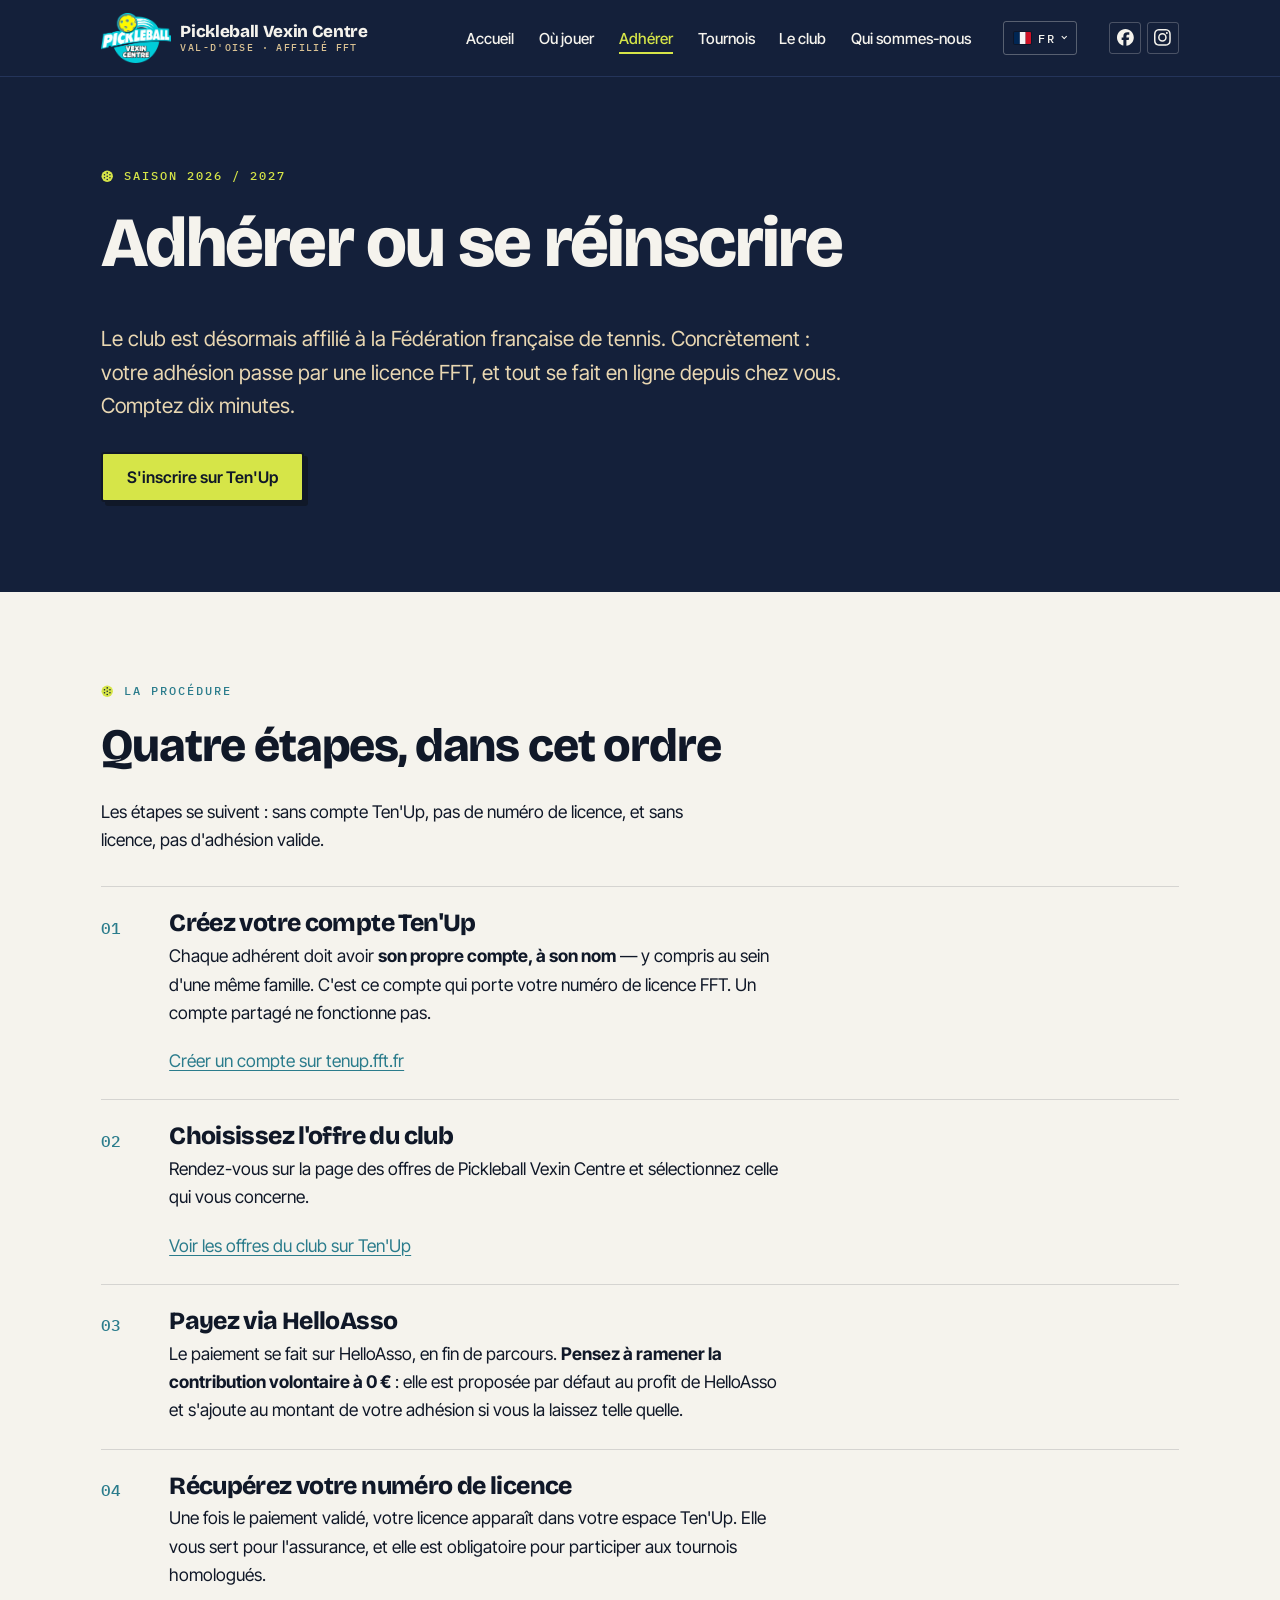
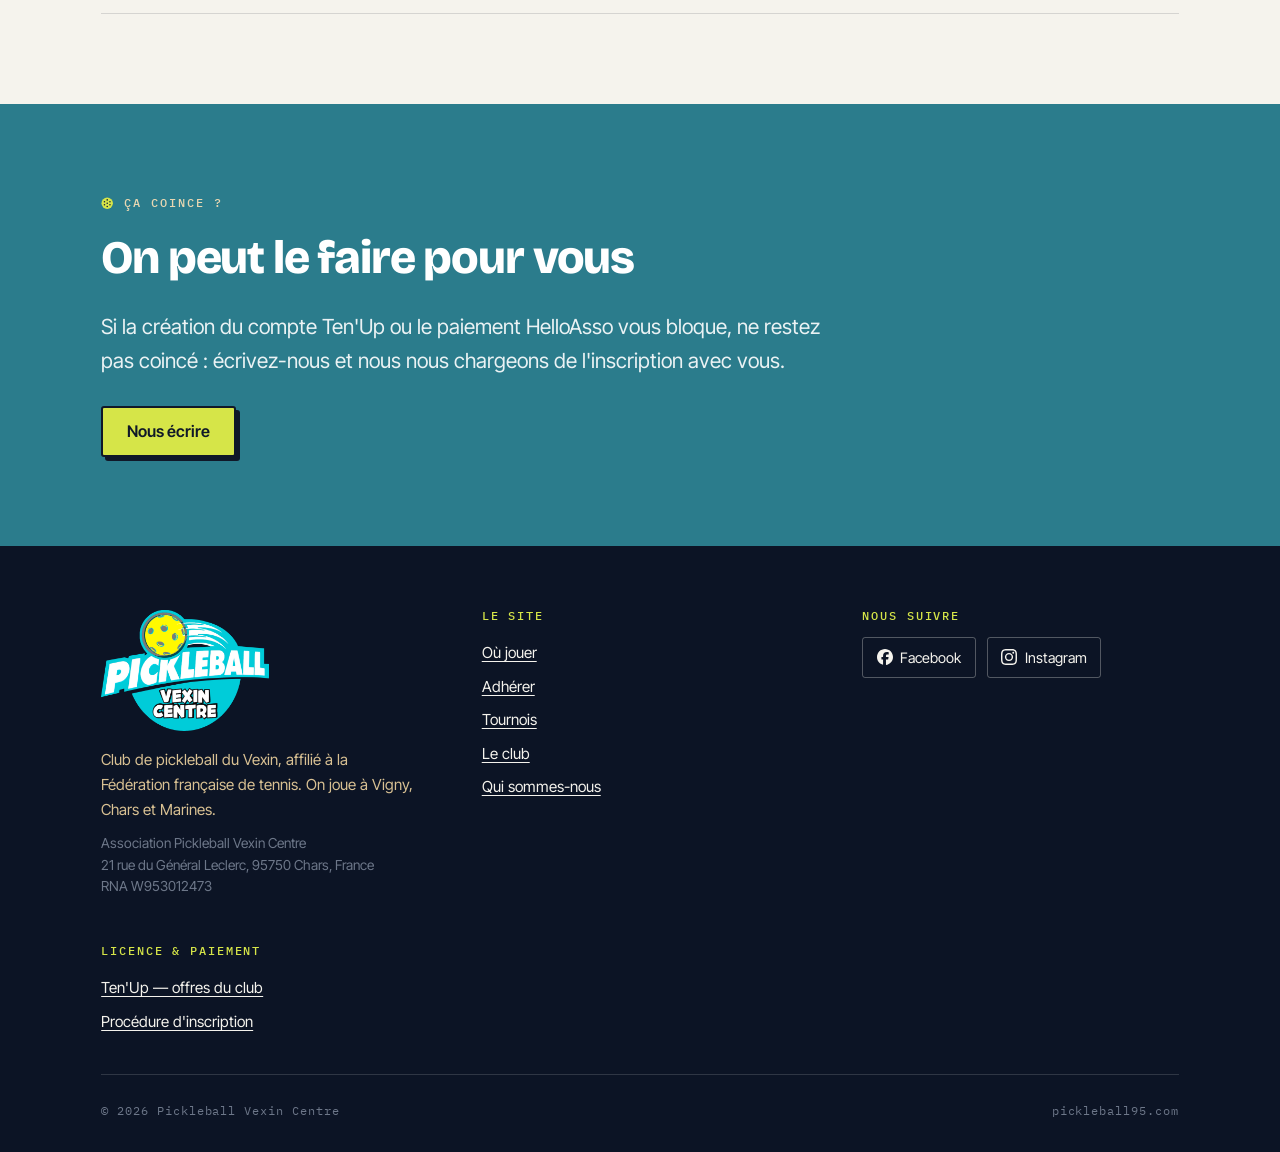
<file: adherer.html>
<!DOCTYPE html>
<html lang="fr">
<head>
<meta charset="utf-8">
<meta name="viewport" content="width=device-width, initial-scale=1">
<title>Adhérer au club de pickleball du Vexin — saison 2026/2027</title>
<meta name="description" content="Rejoindre Pickleball Vexin Centre : licence FFT via Ten'Up, paiement HelloAsso. La procédure en quatre étapes, près de Cergy-Pontoise dans le Val-d'Oise.">
<link rel="canonical" href="https://pickleball95.com/adherer.html">
<meta property="og:type" content="website">
<meta property="og:site_name" content="Pickleball Vexin Centre">
<meta property="og:title" content="Adhérer au club de pickleball du Vexin — saison 2026/2027">
<meta property="og:description" content="Rejoindre Pickleball Vexin Centre : licence FFT via Ten'Up, paiement HelloAsso. La procédure en quatre étapes, près de Cergy-Pontoise dans le Val-d'Oise.">
<meta property="og:url" content="https://pickleball95.com/adherer.html">
<meta property="og:locale" content="fr_FR">
<meta property="og:image" content="https://pickleball95.com/og-image.png">
<meta property="og:image:width" content="1200">
<meta property="og:image:height" content="630">
<meta property="og:image:alt" content="Logo Pickleball Vexin Centre">
<meta name="twitter:card" content="summary_large_image">

<link rel="alternate" hreflang="fr" href="https://pickleball95.com/adherer.html">
<link rel="alternate" hreflang="en" href="https://pickleball95.com/en/join.html">
<link rel="alternate" hreflang="x-default" href="https://pickleball95.com/adherer.html">
<link rel="icon" href="/favicon.svg" type="image/svg+xml">
<link rel="icon" href="/favicon.ico" sizes="32x32">
<link rel="apple-touch-icon" href="/apple-touch-icon.png">
<link rel="preconnect" href="https://fonts.googleapis.com">
<link rel="preconnect" href="https://fonts.gstatic.com" crossorigin>
<link href="https://fonts.googleapis.com/css2?family=Bricolage+Grotesque:opsz,wght@12..96,700;12..96,800&family=IBM+Plex+Mono:wght@400;500&family=Inter+Tight:wght@400;500;600&display=swap" rel="stylesheet">
<link rel="stylesheet" href="styles.css">
</head>
<body>

<a class="saut-contenu" href="#contenu">Aller au contenu</a>

<header class="entete">
  <div class="enveloppe entete__interieur">
    <a class="marque" href="index.html">
      <img class="marque__logo" src="/logo-pvc.png" alt="" width="640" height="460">
      <span>Pickleball Vexin Centre<small>Val-d'Oise · Affilié FFT</small></span>
    </a>
    <div class="entete__droite">
      <nav class="nav" aria-label="Navigation principale">
        <ul>
          <li><a href="index.html">Accueil</a></li>
          <li><a href="ou-jouer.html">Où jouer</a></li>
          <li><a href="adherer.html" aria-current="page">Adhérer</a></li>
          <li><a href="tournois.html">Tournois</a></li>
          <li><a href="le-club.html">Le club</a></li>
          <li><a href="qui-sommes-nous.html">Qui sommes-nous</a></li>
        </ul>
      </nav>
      <details class="langue">
      <summary aria-label="Choisir la langue"><svg class="drapeau" viewBox="0 0 21 15" aria-hidden="true"><rect width="7" height="15" fill="#002654"/><rect x="7" width="7" height="15" fill="#f5f5f5"/><rect x="14" width="7" height="15" fill="#ce1126"/></svg><span>FR</span></summary>
      <div class="langue__menu">
        <a href="adherer.html" hreflang="fr" lang="fr" aria-current="true"><svg class="drapeau" viewBox="0 0 21 15" aria-hidden="true"><rect width="7" height="15" fill="#002654"/><rect x="7" width="7" height="15" fill="#f5f5f5"/><rect x="14" width="7" height="15" fill="#ce1126"/></svg>Français</a>
        <a href="en/join.html" hreflang="en" lang="en"><svg class="drapeau" viewBox="0 0 21 15" aria-hidden="true"><rect width="21" height="15" fill="#f5f5f5"/><g fill="#b31942"><rect y="0.0000" width="21" height="1.1538"/><rect y="2.3077" width="21" height="1.1538"/><rect y="4.6154" width="21" height="1.1538"/><rect y="6.9231" width="21" height="1.1538"/><rect y="9.2308" width="21" height="1.1538"/><rect y="11.5385" width="21" height="1.1538"/><rect y="13.8462" width="21" height="1.1538"/></g><rect width="8.4" height="8.0769" fill="#0a3161"/></svg>English</a>
      </div>
    </details>
      <div class="reseaux">
        <a href="https://www.facebook.com/p/Pickleball-Vexin-Centre-100078045906528/" rel="noopener" aria-label="Pickleball Vexin Centre sur Facebook" title="Facebook"><svg viewBox="0 0 24 24" aria-hidden="true" focusable="false"><path d="M9.101 23.691v-7.98H6.627v-3.667h2.474v-1.58c0-4.085 1.848-5.978 5.858-5.978.401 0 .955.042 1.468.103a8.68 8.68 0 0 1 1.141.195v3.325a8.623 8.623 0 0 0-.653-.036 26.805 26.805 0 0 0-.733-.009c-.707 0-1.259.096-1.675.309a1.686 1.686 0 0 0-.679.622c-.258.42-.374.995-.374 1.752v1.297h3.919l-.386 2.103-.287 1.564h-3.246v8.245C19.396 23.238 24 18.179 24 12.044c0-6.627-5.373-12-12-12s-12 5.373-12 12c0 5.628 3.874 10.35 9.101 11.647Z"/></svg></a>
        <a href="https://www.instagram.com/pickleball_vexin_centre/" rel="noopener" aria-label="Pickleball Vexin Centre sur Instagram" title="Instagram"><svg viewBox="0 0 24 24" aria-hidden="true" focusable="false"><path d="M7.0301.084c-1.2768.0602-2.1487.264-2.911.5634-.7888.3075-1.4575.72-2.1228 1.3877-.6652.6677-1.075 1.3368-1.3802 2.127-.2954.7638-.4956 1.6365-.552 2.914-.0564 1.2775-.0689 1.6882-.0626 4.947.0062 3.2586.0206 3.6671.0825 4.9473.061 1.2765.264 2.1482.5635 2.9107.308.7889.72 1.4573 1.388 2.1228.6679.6655 1.3365 1.0743 2.1285 1.38.7632.295 1.6361.4961 2.9134.552 1.2773.056 1.6884.069 4.9462.0627 3.2578-.0062 3.668-.0207 4.9478-.0814 1.28-.0607 2.147-.2652 2.9098-.5633.7889-.3086 1.4578-.72 2.1228-1.3881.665-.6682 1.0745-1.3378 1.3795-2.1284.2957-.7632.4966-1.636.552-2.9124.056-1.2809.0692-1.6898.063-4.948-.0063-3.2583-.021-3.6668-.0817-4.9465-.0607-1.2797-.264-2.1487-.5633-2.9117-.3084-.7889-.72-1.4568-1.3876-2.1228C21.2982 1.33 20.628.9208 19.8378.6165 19.074.321 18.2017.1197 16.9244.0645 15.6471.0093 15.236-.005 11.977.0014 8.718.0076 8.31.0215 7.0301.0839m.1402 21.6932c-1.17-.0509-1.8053-.2453-2.2287-.408-.5606-.216-.96-.4771-1.3819-.895-.422-.4178-.6811-.8186-.9-1.378-.1644-.4234-.3624-1.058-.4171-2.228-.0595-1.2645-.072-1.6442-.079-4.848-.007-3.2037.0053-3.583.0607-4.848.05-1.169.2456-1.805.408-2.2282.216-.5613.4762-.96.895-1.3816.4188-.4217.8184-.6814 1.3783-.9003.423-.1651 1.0575-.3614 2.227-.4171 1.2655-.06 1.6447-.072 4.848-.079 3.2033-.007 3.5835.005 4.8495.0608 1.169.0508 1.8053.2445 2.228.408.5608.216.96.4754 1.3816.895.4217.4194.6816.8176.9005 1.3787.1653.4217.3617 1.056.4169 2.2263.0602 1.2655.0739 1.645.0796 4.848.0058 3.203-.0055 3.5834-.061 4.848-.051 1.17-.245 1.8055-.408 2.2294-.216.5604-.4763.96-.8954 1.3814-.419.4215-.8181.6811-1.3783.9-.4224.1649-1.0577.3617-2.2262.4174-1.2656.0595-1.6448.072-4.8493.079-3.2045.007-3.5825-.006-4.848-.0608M16.953 5.5864A1.44 1.44 0 1 0 18.39 4.144a1.44 1.44 0 0 0-1.437 1.4424M5.8385 12.012c.0067 3.4032 2.7706 6.1557 6.173 6.1493 3.4026-.0065 6.157-2.7701 6.1506-6.1733-.0065-3.4032-2.771-6.1565-6.174-6.1498-3.403.0067-6.156 2.771-6.1496 6.1738M8 12.0077a4 4 0 1 1 4.008 3.9921A3.9996 3.9996 0 0 1 8 12.0077"/></svg></a>
      </div>
    </div>
  </div>
</header>

<main id="contenu">

  <section class="bloc bloc--nuit">
    <div class="enveloppe">
      <p class="sourcil">
        <svg class="balle" viewBox="0 0 24 24" aria-hidden="true"><circle cx="12" cy="12" r="11"/><circle cx="12" cy="5.6" r="1.5"/><circle cx="17.3" cy="9" r="1.5"/><circle cx="17.3" cy="15" r="1.5"/><circle cx="12" cy="18.4" r="1.5"/><circle cx="6.7" cy="15" r="1.5"/><circle cx="6.7" cy="9" r="1.5"/><circle cx="12" cy="12" r="1.5"/></svg>
        Saison 2026 / 2027
      </p>
      <h1>Adhérer ou se réinscrire</h1>
      <p class="intro">Le club est désormais affilié à la Fédération française de tennis. Concrètement : votre adhésion passe par une licence FFT, et tout se fait en ligne depuis chez vous. Comptez dix minutes.</p>
      <div class="rangee-boutons">
        <a class="bouton" href="https://tenup.fft.fr/club/57950515/offres" rel="noopener">S'inscrire sur Ten'Up</a>
      </div>
    </div>
  </section>

  <section class="bloc">
    <div class="enveloppe">
      <p class="sourcil">
        <svg class="balle" viewBox="0 0 24 24" aria-hidden="true"><circle cx="12" cy="12" r="11"/><circle cx="12" cy="5.6" r="1.5"/><circle cx="17.3" cy="9" r="1.5"/><circle cx="17.3" cy="15" r="1.5"/><circle cx="12" cy="18.4" r="1.5"/><circle cx="6.7" cy="15" r="1.5"/><circle cx="6.7" cy="9" r="1.5"/><circle cx="12" cy="12" r="1.5"/></svg>
        La procédure
      </p>
      <h2>Quatre étapes, dans cet ordre</h2>
      <p>Les étapes se suivent : sans compte Ten'Up, pas de numéro de licence, et sans licence, pas d'adhésion valide.</p>
      
      <ol class="etapes">
        <li class="etape">
          <div>
            <h3>Créez votre compte Ten'Up</h3>
            <p>Chaque adhérent doit avoir <strong>son propre compte, à son nom</strong> — y compris au sein d'une même famille. C'est ce compte qui porte votre numéro de licence FFT. Un compte partagé ne fonctionne pas.</p><p><a href="https://tenup.fft.fr/" rel="noopener">Créer un compte sur tenup.fft.fr</a></p>
          </div>
        </li>
        <li class="etape">
          <div>
            <h3>Choisissez l'offre du club</h3>
            <p>Rendez-vous sur la page des offres de Pickleball Vexin Centre et sélectionnez celle qui vous concerne.</p><p><a href="https://tenup.fft.fr/club/57950515/offres" rel="noopener">Voir les offres du club sur Ten'Up</a></p>
          </div>
        </li>
        <li class="etape">
          <div>
            <h3>Payez via HelloAsso</h3>
            <p>Le paiement se fait sur HelloAsso, en fin de parcours. <strong>Pensez à ramener la contribution volontaire à 0 €</strong> : elle est proposée par défaut au profit de HelloAsso et s'ajoute au montant de votre adhésion si vous la laissez telle quelle.</p>
          </div>
        </li>
        <li class="etape">
          <div>
            <h3>Récupérez votre numéro de licence</h3>
            <p>Une fois le paiement validé, votre licence apparaît dans votre espace Ten'Up. Elle vous sert pour l'assurance, et elle est obligatoire pour participer aux tournois homologués.</p>
          </div>
        </li>
      </ol>
    </div>
  </section>

  <section class="bloc bloc--court">
    <div class="enveloppe">
      <p class="sourcil">
        <svg class="balle" viewBox="0 0 24 24" aria-hidden="true"><circle cx="12" cy="12" r="11"/><circle cx="12" cy="5.6" r="1.5"/><circle cx="17.3" cy="9" r="1.5"/><circle cx="17.3" cy="15" r="1.5"/><circle cx="12" cy="18.4" r="1.5"/><circle cx="6.7" cy="15" r="1.5"/><circle cx="6.7" cy="9" r="1.5"/><circle cx="12" cy="12" r="1.5"/></svg>
        Ça coince ?
      </p>
      <h2>On peut le faire pour vous</h2>
      <p class="intro">Si la création du compte Ten'Up ou le paiement HelloAsso vous bloque, ne restez pas coincé : écrivez-nous et nous nous chargeons de l'inscription avec vous.</p>
      <div class="rangee-boutons">
        <a class="bouton" href="le-club.html#contact">Nous écrire</a>
      </div>
    </div>
  </section>

</main>

<footer class="pied">
  <div class="enveloppe">
    <div class="pied__grille">
      <div>
        <h2 class="pied__marque"><img src="/logo-pvc.png" alt="Pickleball Vexin Centre" width="640" height="460"></h2>
        <p>Club de pickleball du Vexin, affilié à la Fédération française de tennis. On joue à Vigny, Chars et Marines.</p>
        <p class="pied__legal">Association Pickleball Vexin Centre<br>21 rue du Général Leclerc, 95750 Chars, France<br>RNA W953012473</p>
      </div>
      <div>
        <h3>Le site</h3>
        <ul>
          <li><a href="ou-jouer.html">Où jouer</a></li>
          <li><a href="adherer.html">Adhérer</a></li>
          <li><a href="tournois.html">Tournois</a></li>
          <li><a href="le-club.html">Le club</a></li>
        
          <li><a href="qui-sommes-nous.html">Qui sommes-nous</a></li></ul>
      </div>
      <div>
        <h3>Nous suivre</h3>
        <div class="social">
          <a href="https://www.facebook.com/p/Pickleball-Vexin-Centre-100078045906528/" rel="noopener"><span class="social__icone"><svg viewBox="0 0 24 24" aria-hidden="true" focusable="false"><path d="M9.101 23.691v-7.98H6.627v-3.667h2.474v-1.58c0-4.085 1.848-5.978 5.858-5.978.401 0 .955.042 1.468.103a8.68 8.68 0 0 1 1.141.195v3.325a8.623 8.623 0 0 0-.653-.036 26.805 26.805 0 0 0-.733-.009c-.707 0-1.259.096-1.675.309a1.686 1.686 0 0 0-.679.622c-.258.42-.374.995-.374 1.752v1.297h3.919l-.386 2.103-.287 1.564h-3.246v8.245C19.396 23.238 24 18.179 24 12.044c0-6.627-5.373-12-12-12s-12 5.373-12 12c0 5.628 3.874 10.35 9.101 11.647Z"/></svg></span>Facebook</a>
          <a href="https://www.instagram.com/pickleball_vexin_centre/" rel="noopener"><span class="social__icone"><svg viewBox="0 0 24 24" aria-hidden="true" focusable="false"><path d="M7.0301.084c-1.2768.0602-2.1487.264-2.911.5634-.7888.3075-1.4575.72-2.1228 1.3877-.6652.6677-1.075 1.3368-1.3802 2.127-.2954.7638-.4956 1.6365-.552 2.914-.0564 1.2775-.0689 1.6882-.0626 4.947.0062 3.2586.0206 3.6671.0825 4.9473.061 1.2765.264 2.1482.5635 2.9107.308.7889.72 1.4573 1.388 2.1228.6679.6655 1.3365 1.0743 2.1285 1.38.7632.295 1.6361.4961 2.9134.552 1.2773.056 1.6884.069 4.9462.0627 3.2578-.0062 3.668-.0207 4.9478-.0814 1.28-.0607 2.147-.2652 2.9098-.5633.7889-.3086 1.4578-.72 2.1228-1.3881.665-.6682 1.0745-1.3378 1.3795-2.1284.2957-.7632.4966-1.636.552-2.9124.056-1.2809.0692-1.6898.063-4.948-.0063-3.2583-.021-3.6668-.0817-4.9465-.0607-1.2797-.264-2.1487-.5633-2.9117-.3084-.7889-.72-1.4568-1.3876-2.1228C21.2982 1.33 20.628.9208 19.8378.6165 19.074.321 18.2017.1197 16.9244.0645 15.6471.0093 15.236-.005 11.977.0014 8.718.0076 8.31.0215 7.0301.0839m.1402 21.6932c-1.17-.0509-1.8053-.2453-2.2287-.408-.5606-.216-.96-.4771-1.3819-.895-.422-.4178-.6811-.8186-.9-1.378-.1644-.4234-.3624-1.058-.4171-2.228-.0595-1.2645-.072-1.6442-.079-4.848-.007-3.2037.0053-3.583.0607-4.848.05-1.169.2456-1.805.408-2.2282.216-.5613.4762-.96.895-1.3816.4188-.4217.8184-.6814 1.3783-.9003.423-.1651 1.0575-.3614 2.227-.4171 1.2655-.06 1.6447-.072 4.848-.079 3.2033-.007 3.5835.005 4.8495.0608 1.169.0508 1.8053.2445 2.228.408.5608.216.96.4754 1.3816.895.4217.4194.6816.8176.9005 1.3787.1653.4217.3617 1.056.4169 2.2263.0602 1.2655.0739 1.645.0796 4.848.0058 3.203-.0055 3.5834-.061 4.848-.051 1.17-.245 1.8055-.408 2.2294-.216.5604-.4763.96-.8954 1.3814-.419.4215-.8181.6811-1.3783.9-.4224.1649-1.0577.3617-2.2262.4174-1.2656.0595-1.6448.072-4.8493.079-3.2045.007-3.5825-.006-4.848-.0608M16.953 5.5864A1.44 1.44 0 1 0 18.39 4.144a1.44 1.44 0 0 0-1.437 1.4424M5.8385 12.012c.0067 3.4032 2.7706 6.1557 6.173 6.1493 3.4026-.0065 6.157-2.7701 6.1506-6.1733-.0065-3.4032-2.771-6.1565-6.174-6.1498-3.403.0067-6.156 2.771-6.1496 6.1738M8 12.0077a4 4 0 1 1 4.008 3.9921A3.9996 3.9996 0 0 1 8 12.0077"/></svg></span>Instagram</a>
        </div>
      </div>
      <div>
        <h3>Licence &amp; paiement</h3>
        <ul>
          <li><a href="https://tenup.fft.fr/club/57950515/offres" rel="noopener">Ten'Up — offres du club</a></li>
          <li><a href="adherer.html">Procédure d'inscription</a></li>
        </ul>
      </div>
    </div>
    <div class="pied__bas">
      <span>© 2026 Pickleball Vexin Centre</span>
      <span>pickleball95.com</span>
    </div>
  </div>
</footer>

<script>
document.addEventListener('click', function (e) {
  document.querySelectorAll('details.langue[open]').forEach(function (d) {
    if (!d.contains(e.target)) d.removeAttribute('open');
  });
});
document.addEventListener('keydown', function (e) {
  if (e.key === 'Escape') {
    document.querySelectorAll('details.langue[open]').forEach(function (d) {
      d.removeAttribute('open');
    });
  }
});
</script>
</body>
</html>
</file>
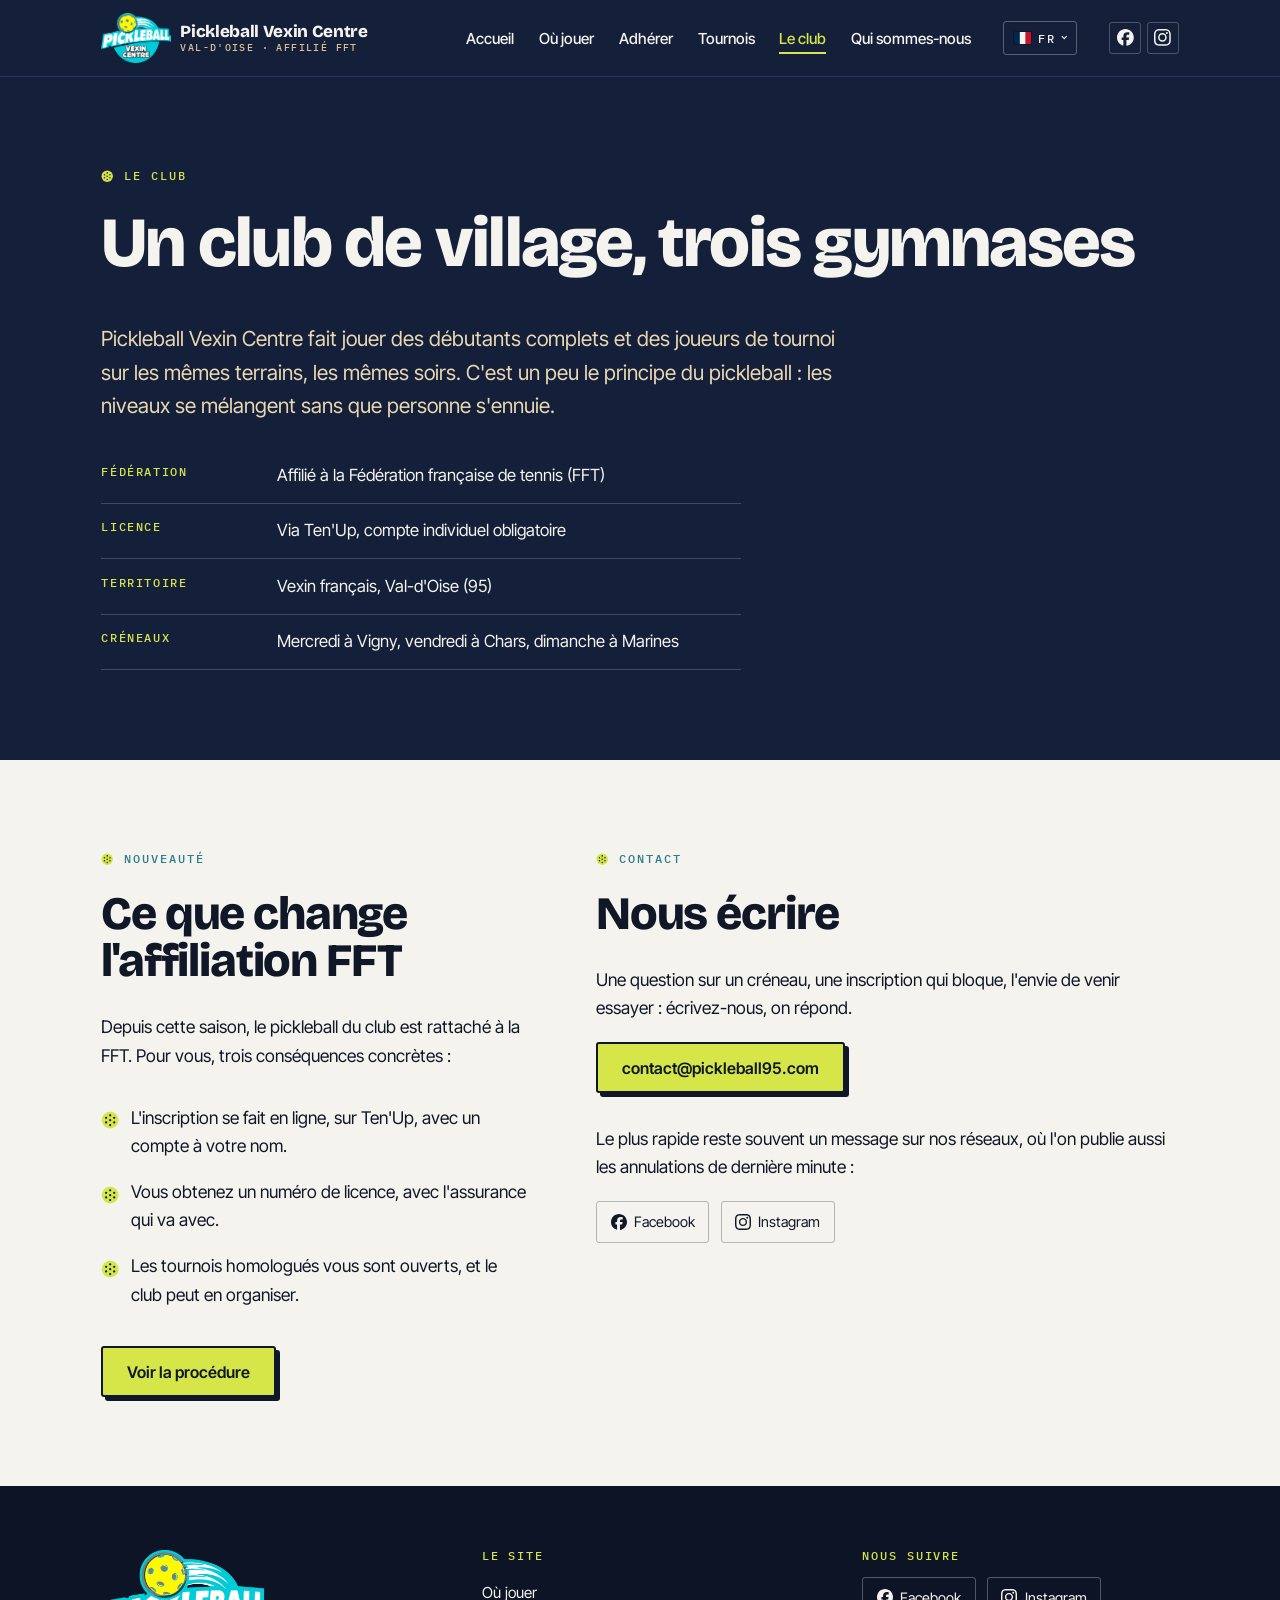
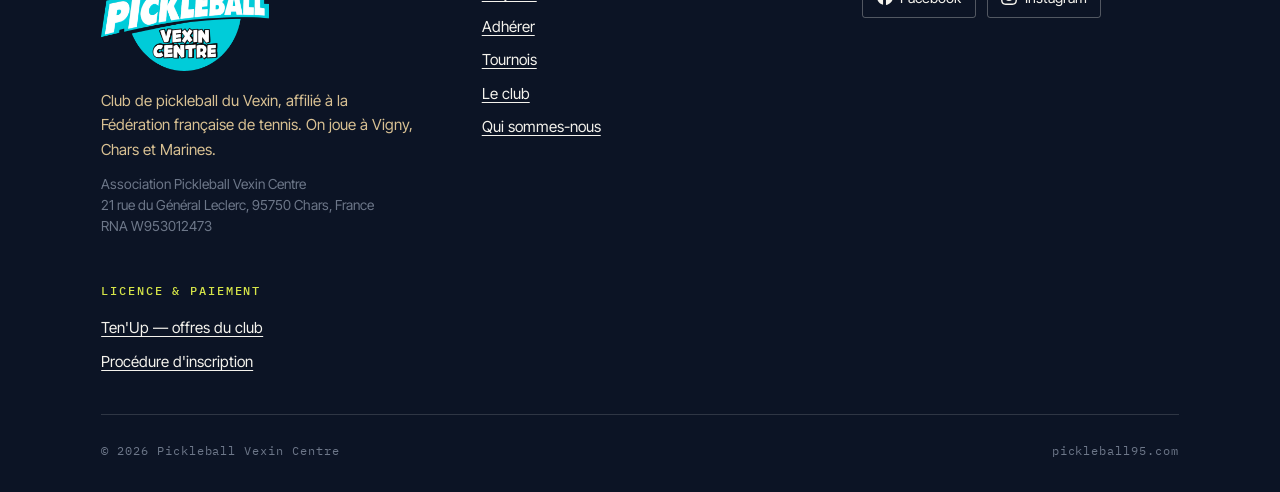
<file: le-club.html>
<!DOCTYPE html>
<html lang="fr">
<head>
<meta charset="utf-8">
<meta name="viewport" content="width=device-width, initial-scale=1">
<title>Le club — Pickleball Vexin Centre</title>
<meta name="description" content="Qui nous sommes : un club de pickleball du Vexin affilié FFT, trois gymnases, une ambiance de village. Contact et réseaux.">
<link rel="canonical" href="https://pickleball95.com/le-club.html">
<meta property="og:type" content="website">
<meta property="og:site_name" content="Pickleball Vexin Centre">
<meta property="og:title" content="Le club — Pickleball Vexin Centre">
<meta property="og:description" content="Qui nous sommes : un club de pickleball du Vexin affilié FFT, trois gymnases, une ambiance de village. Contact et réseaux.">
<meta property="og:url" content="https://pickleball95.com/le-club.html">
<meta property="og:locale" content="fr_FR">
<meta property="og:image" content="https://pickleball95.com/og-image.png">
<meta property="og:image:width" content="1200">
<meta property="og:image:height" content="630">
<meta property="og:image:alt" content="Logo Pickleball Vexin Centre">
<meta name="twitter:card" content="summary_large_image">

<link rel="alternate" hreflang="fr" href="https://pickleball95.com/le-club.html">
<link rel="alternate" hreflang="en" href="https://pickleball95.com/en/the-club.html">
<link rel="alternate" hreflang="x-default" href="https://pickleball95.com/le-club.html">
<link rel="icon" href="/favicon.svg" type="image/svg+xml">
<link rel="icon" href="/favicon.ico" sizes="32x32">
<link rel="apple-touch-icon" href="/apple-touch-icon.png">
<link rel="preconnect" href="https://fonts.googleapis.com">
<link rel="preconnect" href="https://fonts.gstatic.com" crossorigin>
<link href="https://fonts.googleapis.com/css2?family=Bricolage+Grotesque:opsz,wght@12..96,700;12..96,800&family=IBM+Plex+Mono:wght@400;500&family=Inter+Tight:wght@400;500;600&display=swap" rel="stylesheet">
<link rel="stylesheet" href="styles.css">
</head>
<body>

<a class="saut-contenu" href="#contenu">Aller au contenu</a>

<header class="entete">
  <div class="enveloppe entete__interieur">
    <a class="marque" href="index.html">
      <img class="marque__logo" src="/logo-pvc.png" alt="" width="640" height="460">
      <span>Pickleball Vexin Centre<small>Val-d'Oise · Affilié FFT</small></span>
    </a>
    <div class="entete__droite">
      <nav class="nav" aria-label="Navigation principale">
        <ul>
          <li><a href="index.html">Accueil</a></li>
          <li><a href="ou-jouer.html">Où jouer</a></li>
          <li><a href="adherer.html">Adhérer</a></li>
          <li><a href="tournois.html">Tournois</a></li>
          <li><a href="le-club.html" aria-current="page">Le club</a></li>
          <li><a href="qui-sommes-nous.html">Qui sommes-nous</a></li>
        </ul>
      </nav>
      <details class="langue">
      <summary aria-label="Choisir la langue"><svg class="drapeau" viewBox="0 0 21 15" aria-hidden="true"><rect width="7" height="15" fill="#002654"/><rect x="7" width="7" height="15" fill="#f5f5f5"/><rect x="14" width="7" height="15" fill="#ce1126"/></svg><span>FR</span></summary>
      <div class="langue__menu">
        <a href="le-club.html" hreflang="fr" lang="fr" aria-current="true"><svg class="drapeau" viewBox="0 0 21 15" aria-hidden="true"><rect width="7" height="15" fill="#002654"/><rect x="7" width="7" height="15" fill="#f5f5f5"/><rect x="14" width="7" height="15" fill="#ce1126"/></svg>Français</a>
        <a href="en/the-club.html" hreflang="en" lang="en"><svg class="drapeau" viewBox="0 0 21 15" aria-hidden="true"><rect width="21" height="15" fill="#f5f5f5"/><g fill="#b31942"><rect y="0.0000" width="21" height="1.1538"/><rect y="2.3077" width="21" height="1.1538"/><rect y="4.6154" width="21" height="1.1538"/><rect y="6.9231" width="21" height="1.1538"/><rect y="9.2308" width="21" height="1.1538"/><rect y="11.5385" width="21" height="1.1538"/><rect y="13.8462" width="21" height="1.1538"/></g><rect width="8.4" height="8.0769" fill="#0a3161"/></svg>English</a>
      </div>
    </details>
      <div class="reseaux">
        <a href="https://www.facebook.com/p/Pickleball-Vexin-Centre-100078045906528/" rel="noopener" aria-label="Pickleball Vexin Centre sur Facebook" title="Facebook"><svg viewBox="0 0 24 24" aria-hidden="true" focusable="false"><path d="M9.101 23.691v-7.98H6.627v-3.667h2.474v-1.58c0-4.085 1.848-5.978 5.858-5.978.401 0 .955.042 1.468.103a8.68 8.68 0 0 1 1.141.195v3.325a8.623 8.623 0 0 0-.653-.036 26.805 26.805 0 0 0-.733-.009c-.707 0-1.259.096-1.675.309a1.686 1.686 0 0 0-.679.622c-.258.42-.374.995-.374 1.752v1.297h3.919l-.386 2.103-.287 1.564h-3.246v8.245C19.396 23.238 24 18.179 24 12.044c0-6.627-5.373-12-12-12s-12 5.373-12 12c0 5.628 3.874 10.35 9.101 11.647Z"/></svg></a>
        <a href="https://www.instagram.com/pickleball_vexin_centre/" rel="noopener" aria-label="Pickleball Vexin Centre sur Instagram" title="Instagram"><svg viewBox="0 0 24 24" aria-hidden="true" focusable="false"><path d="M7.0301.084c-1.2768.0602-2.1487.264-2.911.5634-.7888.3075-1.4575.72-2.1228 1.3877-.6652.6677-1.075 1.3368-1.3802 2.127-.2954.7638-.4956 1.6365-.552 2.914-.0564 1.2775-.0689 1.6882-.0626 4.947.0062 3.2586.0206 3.6671.0825 4.9473.061 1.2765.264 2.1482.5635 2.9107.308.7889.72 1.4573 1.388 2.1228.6679.6655 1.3365 1.0743 2.1285 1.38.7632.295 1.6361.4961 2.9134.552 1.2773.056 1.6884.069 4.9462.0627 3.2578-.0062 3.668-.0207 4.9478-.0814 1.28-.0607 2.147-.2652 2.9098-.5633.7889-.3086 1.4578-.72 2.1228-1.3881.665-.6682 1.0745-1.3378 1.3795-2.1284.2957-.7632.4966-1.636.552-2.9124.056-1.2809.0692-1.6898.063-4.948-.0063-3.2583-.021-3.6668-.0817-4.9465-.0607-1.2797-.264-2.1487-.5633-2.9117-.3084-.7889-.72-1.4568-1.3876-2.1228C21.2982 1.33 20.628.9208 19.8378.6165 19.074.321 18.2017.1197 16.9244.0645 15.6471.0093 15.236-.005 11.977.0014 8.718.0076 8.31.0215 7.0301.0839m.1402 21.6932c-1.17-.0509-1.8053-.2453-2.2287-.408-.5606-.216-.96-.4771-1.3819-.895-.422-.4178-.6811-.8186-.9-1.378-.1644-.4234-.3624-1.058-.4171-2.228-.0595-1.2645-.072-1.6442-.079-4.848-.007-3.2037.0053-3.583.0607-4.848.05-1.169.2456-1.805.408-2.2282.216-.5613.4762-.96.895-1.3816.4188-.4217.8184-.6814 1.3783-.9003.423-.1651 1.0575-.3614 2.227-.4171 1.2655-.06 1.6447-.072 4.848-.079 3.2033-.007 3.5835.005 4.8495.0608 1.169.0508 1.8053.2445 2.228.408.5608.216.96.4754 1.3816.895.4217.4194.6816.8176.9005 1.3787.1653.4217.3617 1.056.4169 2.2263.0602 1.2655.0739 1.645.0796 4.848.0058 3.203-.0055 3.5834-.061 4.848-.051 1.17-.245 1.8055-.408 2.2294-.216.5604-.4763.96-.8954 1.3814-.419.4215-.8181.6811-1.3783.9-.4224.1649-1.0577.3617-2.2262.4174-1.2656.0595-1.6448.072-4.8493.079-3.2045.007-3.5825-.006-4.848-.0608M16.953 5.5864A1.44 1.44 0 1 0 18.39 4.144a1.44 1.44 0 0 0-1.437 1.4424M5.8385 12.012c.0067 3.4032 2.7706 6.1557 6.173 6.1493 3.4026-.0065 6.157-2.7701 6.1506-6.1733-.0065-3.4032-2.771-6.1565-6.174-6.1498-3.403.0067-6.156 2.771-6.1496 6.1738M8 12.0077a4 4 0 1 1 4.008 3.9921A3.9996 3.9996 0 0 1 8 12.0077"/></svg></a>
      </div>
    </div>
  </div>
</header>

<main id="contenu">

  <section class="bloc bloc--nuit">
    <div class="enveloppe">
      <p class="sourcil">
        <svg class="balle" viewBox="0 0 24 24" aria-hidden="true"><circle cx="12" cy="12" r="11"/><circle cx="12" cy="5.6" r="1.5"/><circle cx="17.3" cy="9" r="1.5"/><circle cx="17.3" cy="15" r="1.5"/><circle cx="12" cy="18.4" r="1.5"/><circle cx="6.7" cy="15" r="1.5"/><circle cx="6.7" cy="9" r="1.5"/><circle cx="12" cy="12" r="1.5"/></svg>
        Le club
      </p>
      <h1>Un club de village, trois gymnases</h1>
      <p class="intro">Pickleball Vexin Centre fait jouer des débutants complets et des joueurs de tournoi sur les mêmes terrains, les mêmes soirs. C'est un peu le principe du pickleball : les niveaux se mélangent sans que personne s'ennuie.</p>

      <table class="fiche">
        <tbody>
          <tr>
            <th scope="row">Fédération</th>
            <td>Affilié à la Fédération française de tennis (FFT)</td>
          </tr>
          <tr>
            <th scope="row">Licence</th>
            <td>Via Ten'Up, compte individuel obligatoire</td>
          </tr>
          <tr>
            <th scope="row">Territoire</th>
            <td>Vexin français, Val-d'Oise (95)</td>
          </tr>
          <tr>
            <th scope="row">Créneaux</th>
            <td>Mercredi à Vigny, vendredi à Chars, dimanche à Marines</td>
          </tr>
        </tbody>
      </table>
    </div>
  </section>

  <section class="bloc">
    <div class="enveloppe duo">
      <div>
        <p class="sourcil">
        <svg class="balle" viewBox="0 0 24 24" aria-hidden="true"><circle cx="12" cy="12" r="11"/><circle cx="12" cy="5.6" r="1.5"/><circle cx="17.3" cy="9" r="1.5"/><circle cx="17.3" cy="15" r="1.5"/><circle cx="12" cy="18.4" r="1.5"/><circle cx="6.7" cy="15" r="1.5"/><circle cx="6.7" cy="9" r="1.5"/><circle cx="12" cy="12" r="1.5"/></svg>
        Nouveauté
      </p>
        <h2>Ce que change l'affiliation FFT</h2>
        <p>Depuis cette saison, le pickleball du club est rattaché à la FFT. Pour vous, trois conséquences concrètes :</p>
        <ul class="faits">
          <li><svg class="balle" viewBox="0 0 24 24" aria-hidden="true"><circle cx="12" cy="12" r="11"/><circle cx="12" cy="5.6" r="1.5"/><circle cx="17.3" cy="9" r="1.5"/><circle cx="17.3" cy="15" r="1.5"/><circle cx="12" cy="18.4" r="1.5"/><circle cx="6.7" cy="15" r="1.5"/><circle cx="6.7" cy="9" r="1.5"/><circle cx="12" cy="12" r="1.5"/></svg><span>L'inscription se fait en ligne, sur Ten'Up, avec un compte à votre nom.</span></li>
          <li><svg class="balle" viewBox="0 0 24 24" aria-hidden="true"><circle cx="12" cy="12" r="11"/><circle cx="12" cy="5.6" r="1.5"/><circle cx="17.3" cy="9" r="1.5"/><circle cx="17.3" cy="15" r="1.5"/><circle cx="12" cy="18.4" r="1.5"/><circle cx="6.7" cy="15" r="1.5"/><circle cx="6.7" cy="9" r="1.5"/><circle cx="12" cy="12" r="1.5"/></svg><span>Vous obtenez un numéro de licence, avec l'assurance qui va avec.</span></li>
          <li><svg class="balle" viewBox="0 0 24 24" aria-hidden="true"><circle cx="12" cy="12" r="11"/><circle cx="12" cy="5.6" r="1.5"/><circle cx="17.3" cy="9" r="1.5"/><circle cx="17.3" cy="15" r="1.5"/><circle cx="12" cy="18.4" r="1.5"/><circle cx="6.7" cy="15" r="1.5"/><circle cx="6.7" cy="9" r="1.5"/><circle cx="12" cy="12" r="1.5"/></svg><span>Les tournois homologués vous sont ouverts, et le club peut en organiser.</span></li>
        </ul>
        <div class="rangee-boutons">
          <a class="bouton" href="adherer.html">Voir la procédure</a>
        </div>
      </div>

      <div id="contact">
        <p class="sourcil">
        <svg class="balle" viewBox="0 0 24 24" aria-hidden="true"><circle cx="12" cy="12" r="11"/><circle cx="12" cy="5.6" r="1.5"/><circle cx="17.3" cy="9" r="1.5"/><circle cx="17.3" cy="15" r="1.5"/><circle cx="12" cy="18.4" r="1.5"/><circle cx="6.7" cy="15" r="1.5"/><circle cx="6.7" cy="9" r="1.5"/><circle cx="12" cy="12" r="1.5"/></svg>
        Contact
      </p>
        <h2>Nous écrire</h2>
        <p>Une question sur un créneau, une inscription qui bloque, l'envie de venir essayer : écrivez-nous, on répond.</p>
        <!-- TODO Alex : remplacer par l'adresse Google Workspace reellement creee -->
        <p><a class="bouton" href="mailto:contact@pickleball95.com">contact@pickleball95.com</a></p>
        <p style="margin-top: 2rem">Le plus rapide reste souvent un message sur nos réseaux, où l'on publie aussi les annulations de dernière minute :</p>
        <div class="social social--clair">
          <a href="https://www.facebook.com/p/Pickleball-Vexin-Centre-100078045906528/" rel="noopener"><span class="social__icone"><svg viewBox="0 0 24 24" aria-hidden="true" focusable="false"><path d="M9.101 23.691v-7.98H6.627v-3.667h2.474v-1.58c0-4.085 1.848-5.978 5.858-5.978.401 0 .955.042 1.468.103a8.68 8.68 0 0 1 1.141.195v3.325a8.623 8.623 0 0 0-.653-.036 26.805 26.805 0 0 0-.733-.009c-.707 0-1.259.096-1.675.309a1.686 1.686 0 0 0-.679.622c-.258.42-.374.995-.374 1.752v1.297h3.919l-.386 2.103-.287 1.564h-3.246v8.245C19.396 23.238 24 18.179 24 12.044c0-6.627-5.373-12-12-12s-12 5.373-12 12c0 5.628 3.874 10.35 9.101 11.647Z"/></svg></span>Facebook</a>
          <a href="https://www.instagram.com/pickleball_vexin_centre/" rel="noopener"><span class="social__icone"><svg viewBox="0 0 24 24" aria-hidden="true" focusable="false"><path d="M7.0301.084c-1.2768.0602-2.1487.264-2.911.5634-.7888.3075-1.4575.72-2.1228 1.3877-.6652.6677-1.075 1.3368-1.3802 2.127-.2954.7638-.4956 1.6365-.552 2.914-.0564 1.2775-.0689 1.6882-.0626 4.947.0062 3.2586.0206 3.6671.0825 4.9473.061 1.2765.264 2.1482.5635 2.9107.308.7889.72 1.4573 1.388 2.1228.6679.6655 1.3365 1.0743 2.1285 1.38.7632.295 1.6361.4961 2.9134.552 1.2773.056 1.6884.069 4.9462.0627 3.2578-.0062 3.668-.0207 4.9478-.0814 1.28-.0607 2.147-.2652 2.9098-.5633.7889-.3086 1.4578-.72 2.1228-1.3881.665-.6682 1.0745-1.3378 1.3795-2.1284.2957-.7632.4966-1.636.552-2.9124.056-1.2809.0692-1.6898.063-4.948-.0063-3.2583-.021-3.6668-.0817-4.9465-.0607-1.2797-.264-2.1487-.5633-2.9117-.3084-.7889-.72-1.4568-1.3876-2.1228C21.2982 1.33 20.628.9208 19.8378.6165 19.074.321 18.2017.1197 16.9244.0645 15.6471.0093 15.236-.005 11.977.0014 8.718.0076 8.31.0215 7.0301.0839m.1402 21.6932c-1.17-.0509-1.8053-.2453-2.2287-.408-.5606-.216-.96-.4771-1.3819-.895-.422-.4178-.6811-.8186-.9-1.378-.1644-.4234-.3624-1.058-.4171-2.228-.0595-1.2645-.072-1.6442-.079-4.848-.007-3.2037.0053-3.583.0607-4.848.05-1.169.2456-1.805.408-2.2282.216-.5613.4762-.96.895-1.3816.4188-.4217.8184-.6814 1.3783-.9003.423-.1651 1.0575-.3614 2.227-.4171 1.2655-.06 1.6447-.072 4.848-.079 3.2033-.007 3.5835.005 4.8495.0608 1.169.0508 1.8053.2445 2.228.408.5608.216.96.4754 1.3816.895.4217.4194.6816.8176.9005 1.3787.1653.4217.3617 1.056.4169 2.2263.0602 1.2655.0739 1.645.0796 4.848.0058 3.203-.0055 3.5834-.061 4.848-.051 1.17-.245 1.8055-.408 2.2294-.216.5604-.4763.96-.8954 1.3814-.419.4215-.8181.6811-1.3783.9-.4224.1649-1.0577.3617-2.2262.4174-1.2656.0595-1.6448.072-4.8493.079-3.2045.007-3.5825-.006-4.848-.0608M16.953 5.5864A1.44 1.44 0 1 0 18.39 4.144a1.44 1.44 0 0 0-1.437 1.4424M5.8385 12.012c.0067 3.4032 2.7706 6.1557 6.173 6.1493 3.4026-.0065 6.157-2.7701 6.1506-6.1733-.0065-3.4032-2.771-6.1565-6.174-6.1498-3.403.0067-6.156 2.771-6.1496 6.1738M8 12.0077a4 4 0 1 1 4.008 3.9921A3.9996 3.9996 0 0 1 8 12.0077"/></svg></span>Instagram</a>
        </div>
      </div>
    </div>
  </section>

</main>

<footer class="pied">
  <div class="enveloppe">
    <div class="pied__grille">
      <div>
        <h2 class="pied__marque"><img src="/logo-pvc.png" alt="Pickleball Vexin Centre" width="640" height="460"></h2>
        <p>Club de pickleball du Vexin, affilié à la Fédération française de tennis. On joue à Vigny, Chars et Marines.</p>
        <p class="pied__legal">Association Pickleball Vexin Centre<br>21 rue du Général Leclerc, 95750 Chars, France<br>RNA W953012473</p>
      </div>
      <div>
        <h3>Le site</h3>
        <ul>
          <li><a href="ou-jouer.html">Où jouer</a></li>
          <li><a href="adherer.html">Adhérer</a></li>
          <li><a href="tournois.html">Tournois</a></li>
          <li><a href="le-club.html">Le club</a></li>
        
          <li><a href="qui-sommes-nous.html">Qui sommes-nous</a></li></ul>
      </div>
      <div>
        <h3>Nous suivre</h3>
        <div class="social">
          <a href="https://www.facebook.com/p/Pickleball-Vexin-Centre-100078045906528/" rel="noopener"><span class="social__icone"><svg viewBox="0 0 24 24" aria-hidden="true" focusable="false"><path d="M9.101 23.691v-7.98H6.627v-3.667h2.474v-1.58c0-4.085 1.848-5.978 5.858-5.978.401 0 .955.042 1.468.103a8.68 8.68 0 0 1 1.141.195v3.325a8.623 8.623 0 0 0-.653-.036 26.805 26.805 0 0 0-.733-.009c-.707 0-1.259.096-1.675.309a1.686 1.686 0 0 0-.679.622c-.258.42-.374.995-.374 1.752v1.297h3.919l-.386 2.103-.287 1.564h-3.246v8.245C19.396 23.238 24 18.179 24 12.044c0-6.627-5.373-12-12-12s-12 5.373-12 12c0 5.628 3.874 10.35 9.101 11.647Z"/></svg></span>Facebook</a>
          <a href="https://www.instagram.com/pickleball_vexin_centre/" rel="noopener"><span class="social__icone"><svg viewBox="0 0 24 24" aria-hidden="true" focusable="false"><path d="M7.0301.084c-1.2768.0602-2.1487.264-2.911.5634-.7888.3075-1.4575.72-2.1228 1.3877-.6652.6677-1.075 1.3368-1.3802 2.127-.2954.7638-.4956 1.6365-.552 2.914-.0564 1.2775-.0689 1.6882-.0626 4.947.0062 3.2586.0206 3.6671.0825 4.9473.061 1.2765.264 2.1482.5635 2.9107.308.7889.72 1.4573 1.388 2.1228.6679.6655 1.3365 1.0743 2.1285 1.38.7632.295 1.6361.4961 2.9134.552 1.2773.056 1.6884.069 4.9462.0627 3.2578-.0062 3.668-.0207 4.9478-.0814 1.28-.0607 2.147-.2652 2.9098-.5633.7889-.3086 1.4578-.72 2.1228-1.3881.665-.6682 1.0745-1.3378 1.3795-2.1284.2957-.7632.4966-1.636.552-2.9124.056-1.2809.0692-1.6898.063-4.948-.0063-3.2583-.021-3.6668-.0817-4.9465-.0607-1.2797-.264-2.1487-.5633-2.9117-.3084-.7889-.72-1.4568-1.3876-2.1228C21.2982 1.33 20.628.9208 19.8378.6165 19.074.321 18.2017.1197 16.9244.0645 15.6471.0093 15.236-.005 11.977.0014 8.718.0076 8.31.0215 7.0301.0839m.1402 21.6932c-1.17-.0509-1.8053-.2453-2.2287-.408-.5606-.216-.96-.4771-1.3819-.895-.422-.4178-.6811-.8186-.9-1.378-.1644-.4234-.3624-1.058-.4171-2.228-.0595-1.2645-.072-1.6442-.079-4.848-.007-3.2037.0053-3.583.0607-4.848.05-1.169.2456-1.805.408-2.2282.216-.5613.4762-.96.895-1.3816.4188-.4217.8184-.6814 1.3783-.9003.423-.1651 1.0575-.3614 2.227-.4171 1.2655-.06 1.6447-.072 4.848-.079 3.2033-.007 3.5835.005 4.8495.0608 1.169.0508 1.8053.2445 2.228.408.5608.216.96.4754 1.3816.895.4217.4194.6816.8176.9005 1.3787.1653.4217.3617 1.056.4169 2.2263.0602 1.2655.0739 1.645.0796 4.848.0058 3.203-.0055 3.5834-.061 4.848-.051 1.17-.245 1.8055-.408 2.2294-.216.5604-.4763.96-.8954 1.3814-.419.4215-.8181.6811-1.3783.9-.4224.1649-1.0577.3617-2.2262.4174-1.2656.0595-1.6448.072-4.8493.079-3.2045.007-3.5825-.006-4.848-.0608M16.953 5.5864A1.44 1.44 0 1 0 18.39 4.144a1.44 1.44 0 0 0-1.437 1.4424M5.8385 12.012c.0067 3.4032 2.7706 6.1557 6.173 6.1493 3.4026-.0065 6.157-2.7701 6.1506-6.1733-.0065-3.4032-2.771-6.1565-6.174-6.1498-3.403.0067-6.156 2.771-6.1496 6.1738M8 12.0077a4 4 0 1 1 4.008 3.9921A3.9996 3.9996 0 0 1 8 12.0077"/></svg></span>Instagram</a>
        </div>
      </div>
      <div>
        <h3>Licence &amp; paiement</h3>
        <ul>
          <li><a href="https://tenup.fft.fr/club/57950515/offres" rel="noopener">Ten'Up — offres du club</a></li>
          <li><a href="adherer.html">Procédure d'inscription</a></li>
        </ul>
      </div>
    </div>
    <div class="pied__bas">
      <span>© 2026 Pickleball Vexin Centre</span>
      <span>pickleball95.com</span>
    </div>
  </div>
</footer>

<script>
document.addEventListener('click', function (e) {
  document.querySelectorAll('details.langue[open]').forEach(function (d) {
    if (!d.contains(e.target)) d.removeAttribute('open');
  });
});
document.addEventListener('keydown', function (e) {
  if (e.key === 'Escape') {
    document.querySelectorAll('details.langue[open]').forEach(function (d) {
      d.removeAttribute('open');
    });
  }
});
</script>
</body>
</html>
</file>
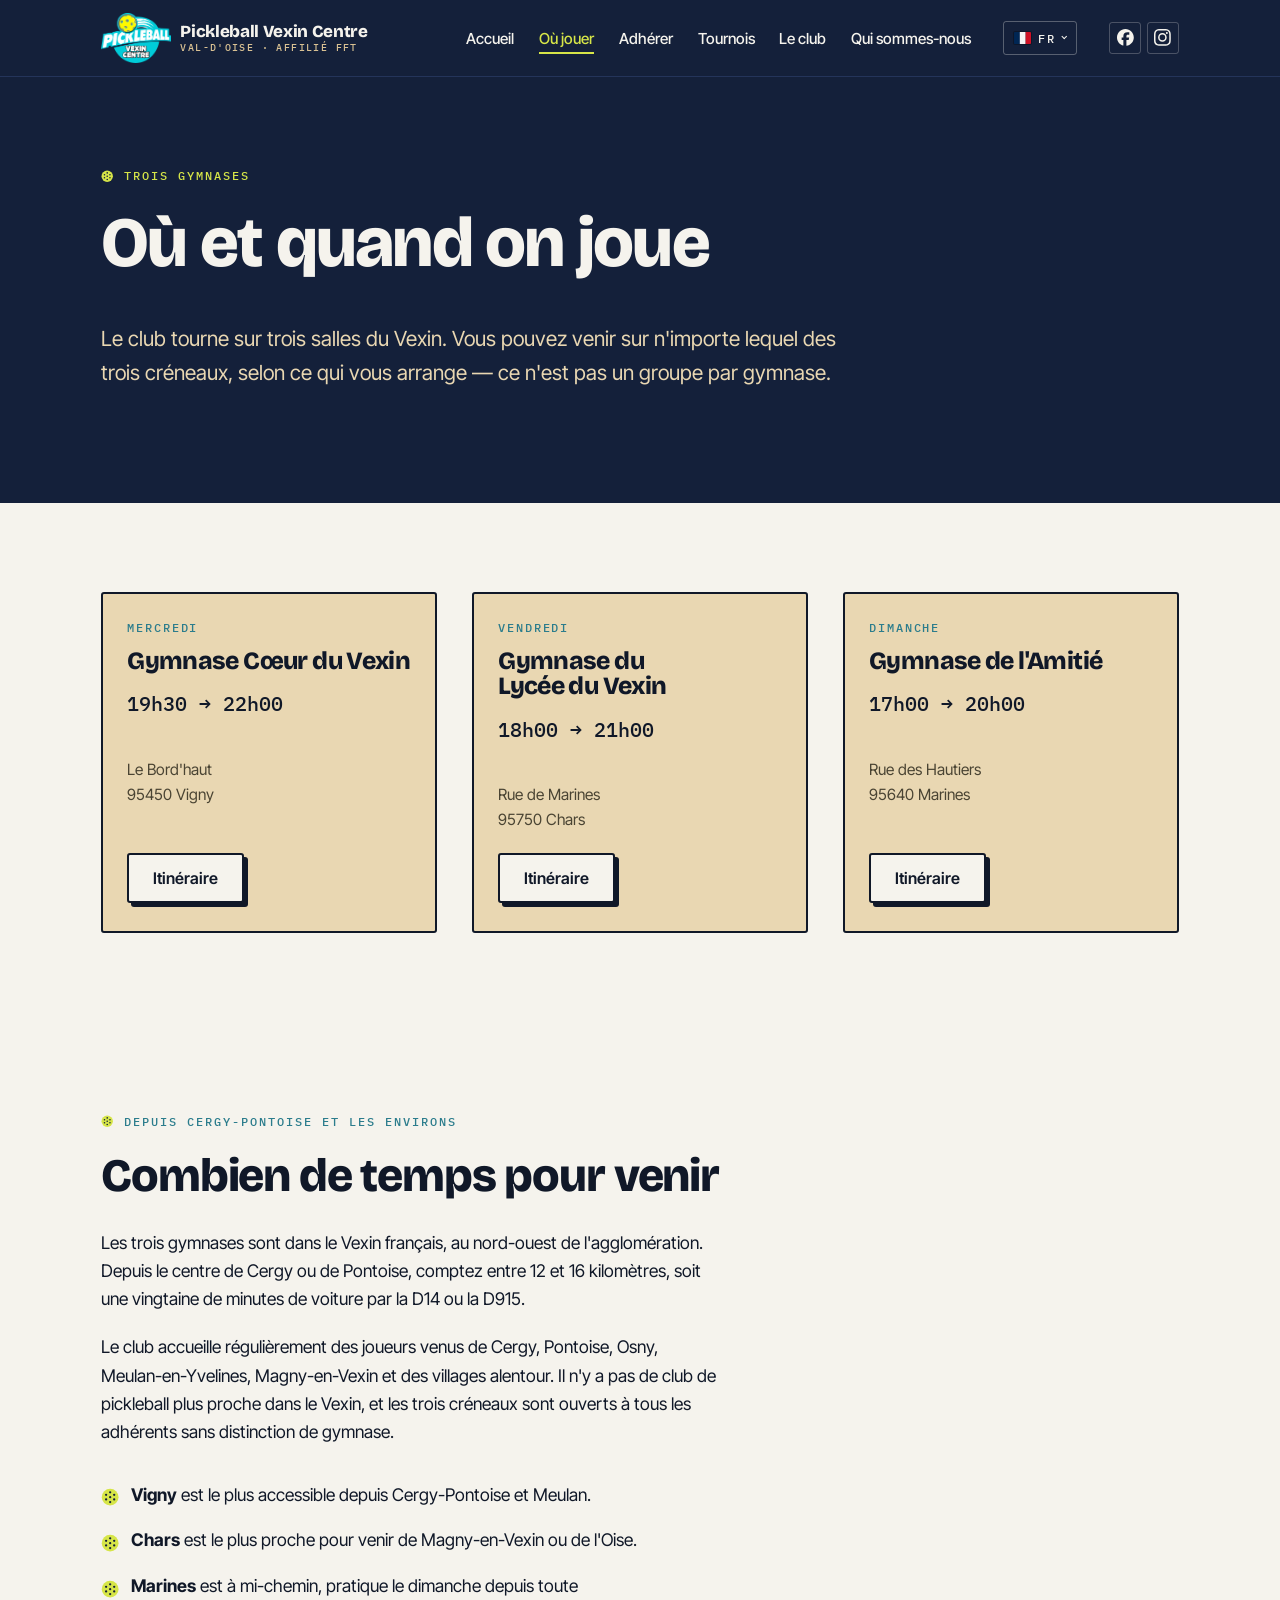
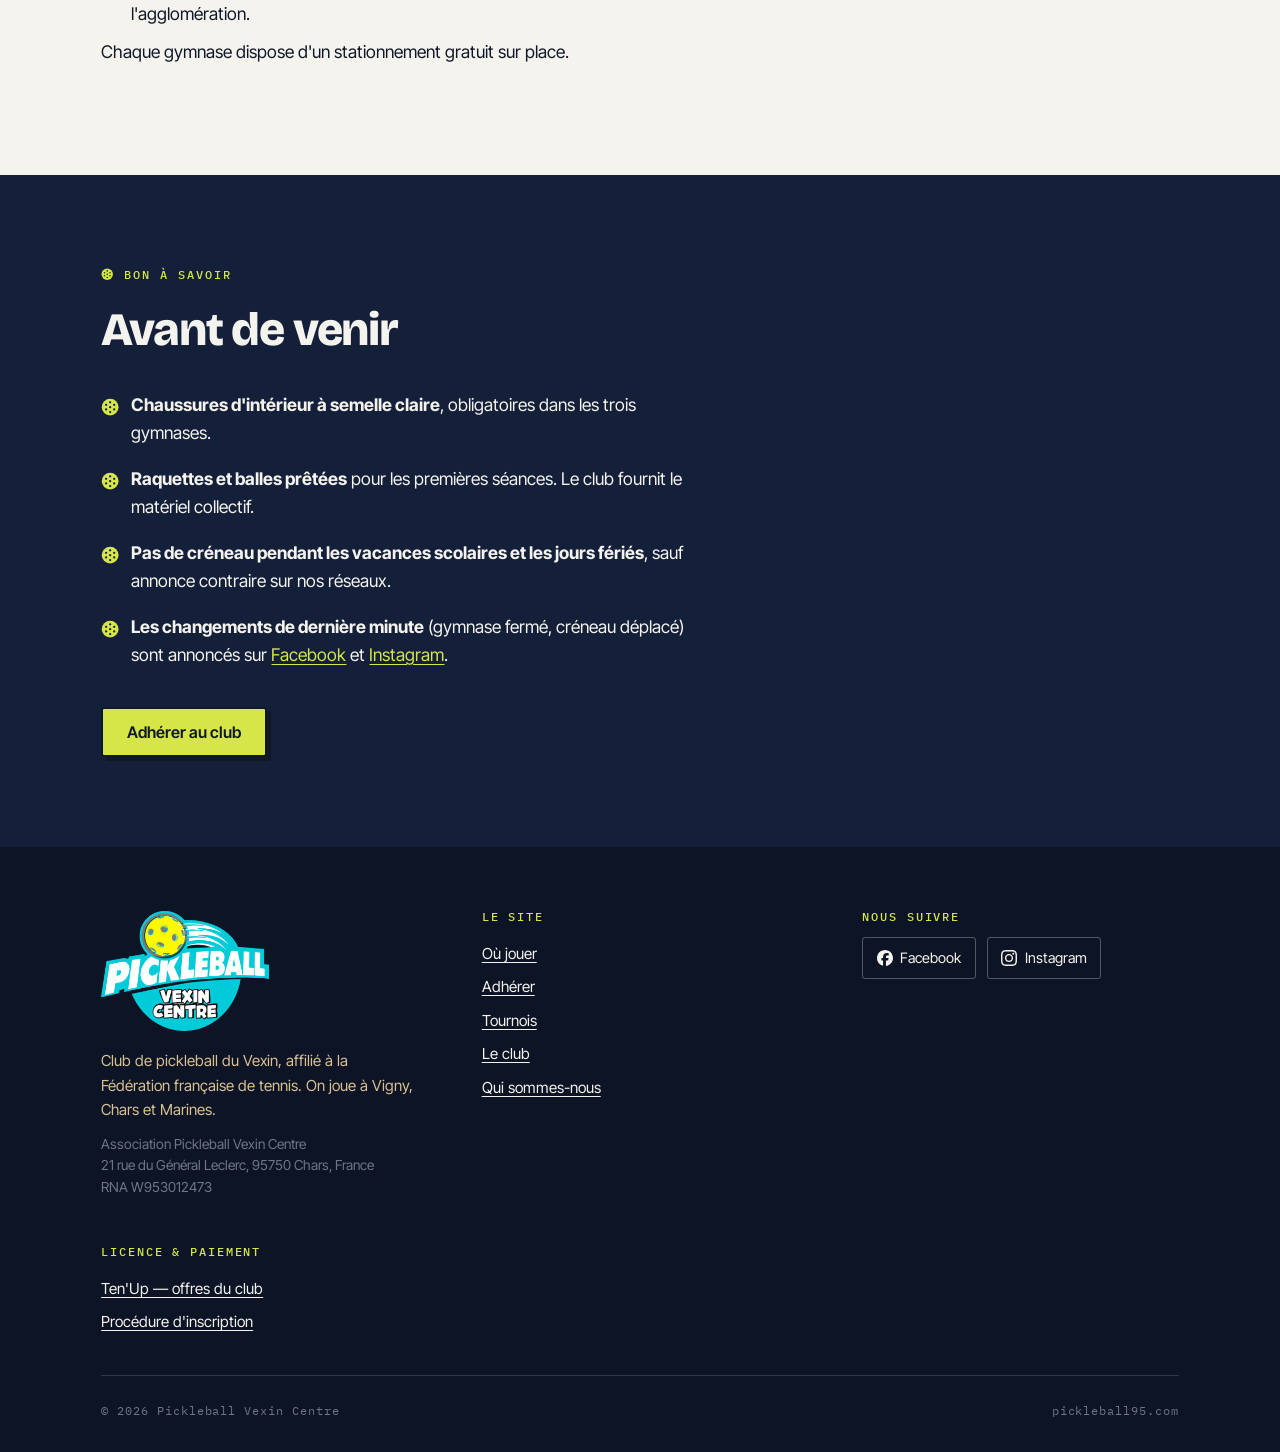
<file: ou-jouer.html>
<!DOCTYPE html>
<html lang="fr">
<head>
<meta charset="utf-8">
<meta name="viewport" content="width=device-width, initial-scale=1">
<title>Où jouer au pickleball dans le Val-d'Oise — Vigny, Chars, Marines</title>
<meta name="description" content="Les trois créneaux du club de pickleball du Vexin : mercredi à Vigny, vendredi à Chars, dimanche à Marines. À une vingtaine de minutes de Cergy-Pontoise.">
<link rel="canonical" href="https://pickleball95.com/ou-jouer.html">
<meta property="og:type" content="website">
<meta property="og:site_name" content="Pickleball Vexin Centre">
<meta property="og:title" content="Où jouer au pickleball dans le Val-d'Oise — Vigny, Chars, Marines">
<meta property="og:description" content="Les trois créneaux du club de pickleball du Vexin : mercredi à Vigny, vendredi à Chars, dimanche à Marines. À une vingtaine de minutes de Cergy-Pontoise.">
<meta property="og:url" content="https://pickleball95.com/ou-jouer.html">
<meta property="og:locale" content="fr_FR">
<meta property="og:image" content="https://pickleball95.com/og-image.png">
<meta property="og:image:width" content="1200">
<meta property="og:image:height" content="630">
<meta property="og:image:alt" content="Logo Pickleball Vexin Centre">
<meta name="twitter:card" content="summary_large_image">

<link rel="alternate" hreflang="fr" href="https://pickleball95.com/ou-jouer.html">
<link rel="alternate" hreflang="en" href="https://pickleball95.com/en/where-to-play.html">
<link rel="alternate" hreflang="x-default" href="https://pickleball95.com/ou-jouer.html">
<link rel="icon" href="/favicon.svg" type="image/svg+xml">
<link rel="icon" href="/favicon.ico" sizes="32x32">
<link rel="apple-touch-icon" href="/apple-touch-icon.png">
<link rel="preconnect" href="https://fonts.googleapis.com">
<link rel="preconnect" href="https://fonts.gstatic.com" crossorigin>
<link href="https://fonts.googleapis.com/css2?family=Bricolage+Grotesque:opsz,wght@12..96,700;12..96,800&family=IBM+Plex+Mono:wght@400;500&family=Inter+Tight:wght@400;500;600&display=swap" rel="stylesheet">
<script type="application/ld+json">
{
  "@context": "https://schema.org",
  "@type": "SportsClub",
  "@id": "https://pickleball95.com/#club",
  "name": "Pickleball Vexin Centre",
  "alternateName": "PVC",
  "url": "https://pickleball95.com/",
  "logo": "https://pickleball95.com/logo-pvc.png",
  "image": "https://pickleball95.com/og-image.png",
  "description": "Club de pickleball du Vexin, affilié à la Fédération française de tennis. Trois créneaux par semaine à Vigny, Chars et Marines, à une quinzaine de kilomètres de Cergy-Pontoise.",
  "sport": "Pickleball",
  "email": "contact@pickleball95.com",
  "memberOf": {
    "@type": "SportsOrganization",
    "name": "Fédération française de tennis",
    "alternateName": "FFT",
    "url": "https://www.fft.fr/"
  },
  "areaServed": [
    {
      "@type": "AdministrativeArea",
      "name": "Vexin français"
    },
    {
      "@type": "AdministrativeArea",
      "name": "Val-d'Oise"
    },
    {
      "@type": "City",
      "name": "Cergy"
    },
    {
      "@type": "City",
      "name": "Pontoise"
    },
    {
      "@type": "City",
      "name": "Marines"
    },
    {
      "@type": "City",
      "name": "Vigny"
    },
    {
      "@type": "City",
      "name": "Chars"
    }
  ],
  "location": [
    {
      "@type": "SportsActivityLocation",
      "name": "Gymnase Cœur du Vexin",
      "address": {
        "@type": "PostalAddress",
        "streetAddress": "Le Bord'haut",
        "postalCode": "95450",
        "addressLocality": "Vigny",
        "addressRegion": "Val-d'Oise",
        "addressCountry": "FR"
      },
      "geo": {
        "@type": "GeoCoordinates",
        "latitude": 49.085816,
        "longitude": 1.921872
      },
      "openingHoursSpecification": {
        "@type": "OpeningHoursSpecification",
        "dayOfWeek": "Wednesday",
        "opens": "19:30",
        "closes": "22:00"
      }
    },
    {
      "@type": "SportsActivityLocation",
      "name": "Gymnase du Lycée du Vexin",
      "address": {
        "@type": "PostalAddress",
        "streetAddress": "Rue de Marines",
        "postalCode": "95750",
        "addressLocality": "Chars",
        "addressRegion": "Val-d'Oise",
        "addressCountry": "FR"
      },
      "geo": {
        "@type": "GeoCoordinates",
        "latitude": 49.157377,
        "longitude": 1.945217
      },
      "openingHoursSpecification": {
        "@type": "OpeningHoursSpecification",
        "dayOfWeek": "Friday",
        "opens": "18:00",
        "closes": "21:00"
      }
    },
    {
      "@type": "SportsActivityLocation",
      "name": "Gymnase de l'Amitié",
      "address": {
        "@type": "PostalAddress",
        "streetAddress": "Rue des Hautiers",
        "postalCode": "95640",
        "addressLocality": "Marines",
        "addressRegion": "Val-d'Oise",
        "addressCountry": "FR"
      },
      "geo": {
        "@type": "GeoCoordinates",
        "latitude": 49.148057,
        "longitude": 1.984363
      },
      "openingHoursSpecification": {
        "@type": "OpeningHoursSpecification",
        "dayOfWeek": "Sunday",
        "opens": "17:00",
        "closes": "20:00"
      }
    }
  ],
  "sameAs": [
    "https://www.facebook.com/p/Pickleball-Vexin-Centre-100078045906528/",
    "https://www.instagram.com/pickleball_vexin_centre/"
  ]
}
</script>
<link rel="stylesheet" href="styles.css">
</head>
<body>

<a class="saut-contenu" href="#contenu">Aller au contenu</a>

<header class="entete">
  <div class="enveloppe entete__interieur">
    <a class="marque" href="index.html">
      <img class="marque__logo" src="/logo-pvc.png" alt="" width="640" height="460">
      <span>Pickleball Vexin Centre<small>Val-d'Oise · Affilié FFT</small></span>
    </a>
    <div class="entete__droite">
      <nav class="nav" aria-label="Navigation principale">
        <ul>
          <li><a href="index.html">Accueil</a></li>
          <li><a href="ou-jouer.html" aria-current="page">Où jouer</a></li>
          <li><a href="adherer.html">Adhérer</a></li>
          <li><a href="tournois.html">Tournois</a></li>
          <li><a href="le-club.html">Le club</a></li>
          <li><a href="qui-sommes-nous.html">Qui sommes-nous</a></li>
        </ul>
      </nav>
      <details class="langue">
      <summary aria-label="Choisir la langue"><svg class="drapeau" viewBox="0 0 21 15" aria-hidden="true"><rect width="7" height="15" fill="#002654"/><rect x="7" width="7" height="15" fill="#f5f5f5"/><rect x="14" width="7" height="15" fill="#ce1126"/></svg><span>FR</span></summary>
      <div class="langue__menu">
        <a href="ou-jouer.html" hreflang="fr" lang="fr" aria-current="true"><svg class="drapeau" viewBox="0 0 21 15" aria-hidden="true"><rect width="7" height="15" fill="#002654"/><rect x="7" width="7" height="15" fill="#f5f5f5"/><rect x="14" width="7" height="15" fill="#ce1126"/></svg>Français</a>
        <a href="en/where-to-play.html" hreflang="en" lang="en"><svg class="drapeau" viewBox="0 0 21 15" aria-hidden="true"><rect width="21" height="15" fill="#f5f5f5"/><g fill="#b31942"><rect y="0.0000" width="21" height="1.1538"/><rect y="2.3077" width="21" height="1.1538"/><rect y="4.6154" width="21" height="1.1538"/><rect y="6.9231" width="21" height="1.1538"/><rect y="9.2308" width="21" height="1.1538"/><rect y="11.5385" width="21" height="1.1538"/><rect y="13.8462" width="21" height="1.1538"/></g><rect width="8.4" height="8.0769" fill="#0a3161"/></svg>English</a>
      </div>
    </details>
      <div class="reseaux">
        <a href="https://www.facebook.com/p/Pickleball-Vexin-Centre-100078045906528/" rel="noopener" aria-label="Pickleball Vexin Centre sur Facebook" title="Facebook"><svg viewBox="0 0 24 24" aria-hidden="true" focusable="false"><path d="M9.101 23.691v-7.98H6.627v-3.667h2.474v-1.58c0-4.085 1.848-5.978 5.858-5.978.401 0 .955.042 1.468.103a8.68 8.68 0 0 1 1.141.195v3.325a8.623 8.623 0 0 0-.653-.036 26.805 26.805 0 0 0-.733-.009c-.707 0-1.259.096-1.675.309a1.686 1.686 0 0 0-.679.622c-.258.42-.374.995-.374 1.752v1.297h3.919l-.386 2.103-.287 1.564h-3.246v8.245C19.396 23.238 24 18.179 24 12.044c0-6.627-5.373-12-12-12s-12 5.373-12 12c0 5.628 3.874 10.35 9.101 11.647Z"/></svg></a>
        <a href="https://www.instagram.com/pickleball_vexin_centre/" rel="noopener" aria-label="Pickleball Vexin Centre sur Instagram" title="Instagram"><svg viewBox="0 0 24 24" aria-hidden="true" focusable="false"><path d="M7.0301.084c-1.2768.0602-2.1487.264-2.911.5634-.7888.3075-1.4575.72-2.1228 1.3877-.6652.6677-1.075 1.3368-1.3802 2.127-.2954.7638-.4956 1.6365-.552 2.914-.0564 1.2775-.0689 1.6882-.0626 4.947.0062 3.2586.0206 3.6671.0825 4.9473.061 1.2765.264 2.1482.5635 2.9107.308.7889.72 1.4573 1.388 2.1228.6679.6655 1.3365 1.0743 2.1285 1.38.7632.295 1.6361.4961 2.9134.552 1.2773.056 1.6884.069 4.9462.0627 3.2578-.0062 3.668-.0207 4.9478-.0814 1.28-.0607 2.147-.2652 2.9098-.5633.7889-.3086 1.4578-.72 2.1228-1.3881.665-.6682 1.0745-1.3378 1.3795-2.1284.2957-.7632.4966-1.636.552-2.9124.056-1.2809.0692-1.6898.063-4.948-.0063-3.2583-.021-3.6668-.0817-4.9465-.0607-1.2797-.264-2.1487-.5633-2.9117-.3084-.7889-.72-1.4568-1.3876-2.1228C21.2982 1.33 20.628.9208 19.8378.6165 19.074.321 18.2017.1197 16.9244.0645 15.6471.0093 15.236-.005 11.977.0014 8.718.0076 8.31.0215 7.0301.0839m.1402 21.6932c-1.17-.0509-1.8053-.2453-2.2287-.408-.5606-.216-.96-.4771-1.3819-.895-.422-.4178-.6811-.8186-.9-1.378-.1644-.4234-.3624-1.058-.4171-2.228-.0595-1.2645-.072-1.6442-.079-4.848-.007-3.2037.0053-3.583.0607-4.848.05-1.169.2456-1.805.408-2.2282.216-.5613.4762-.96.895-1.3816.4188-.4217.8184-.6814 1.3783-.9003.423-.1651 1.0575-.3614 2.227-.4171 1.2655-.06 1.6447-.072 4.848-.079 3.2033-.007 3.5835.005 4.8495.0608 1.169.0508 1.8053.2445 2.228.408.5608.216.96.4754 1.3816.895.4217.4194.6816.8176.9005 1.3787.1653.4217.3617 1.056.4169 2.2263.0602 1.2655.0739 1.645.0796 4.848.0058 3.203-.0055 3.5834-.061 4.848-.051 1.17-.245 1.8055-.408 2.2294-.216.5604-.4763.96-.8954 1.3814-.419.4215-.8181.6811-1.3783.9-.4224.1649-1.0577.3617-2.2262.4174-1.2656.0595-1.6448.072-4.8493.079-3.2045.007-3.5825-.006-4.848-.0608M16.953 5.5864A1.44 1.44 0 1 0 18.39 4.144a1.44 1.44 0 0 0-1.437 1.4424M5.8385 12.012c.0067 3.4032 2.7706 6.1557 6.173 6.1493 3.4026-.0065 6.157-2.7701 6.1506-6.1733-.0065-3.4032-2.771-6.1565-6.174-6.1498-3.403.0067-6.156 2.771-6.1496 6.1738M8 12.0077a4 4 0 1 1 4.008 3.9921A3.9996 3.9996 0 0 1 8 12.0077"/></svg></a>
      </div>
    </div>
  </div>
</header>

<main id="contenu">

  <section class="bloc bloc--nuit">
    <div class="enveloppe">
      <p class="sourcil">
        <svg class="balle" viewBox="0 0 24 24" aria-hidden="true"><circle cx="12" cy="12" r="11"/><circle cx="12" cy="5.6" r="1.5"/><circle cx="17.3" cy="9" r="1.5"/><circle cx="17.3" cy="15" r="1.5"/><circle cx="12" cy="18.4" r="1.5"/><circle cx="6.7" cy="15" r="1.5"/><circle cx="6.7" cy="9" r="1.5"/><circle cx="12" cy="12" r="1.5"/></svg>
        Trois gymnases
      </p>
      <h1>Où et quand on joue</h1>
      <p class="intro">Le club tourne sur trois salles du Vexin. Vous pouvez venir sur n'importe lequel des trois créneaux, selon ce qui vous arrange — ce n'est pas un groupe par gymnase.</p>
    </div>
  </section>

  <section class="bloc">
    <div class="enveloppe">
      <div class="grille">

        <article class="gymnase" id="vigny">
          <p class="gymnase__jour">Mercredi</p>
          <h3>Gymnase Cœur du Vexin</h3>
          <p class="gymnase__creneau">19h30 → 22h00</p>
          <address>Le Bord'haut<br>95450 Vigny</address>
          <a class="bouton" href="https://www.google.com/maps/dir/?api=1&amp;destination=49.085816,1.921872" rel="noopener">Itinéraire</a>
        </article>

        <article class="gymnase" id="chars">
          <p class="gymnase__jour">Vendredi</p>
          <h3>Gymnase du Lycée du Vexin</h3>
          <p class="gymnase__creneau">18h00 → 21h00</p>
          <address>Rue de Marines<br>95750 Chars</address>
          <a class="bouton" href="https://www.google.com/maps/dir/?api=1&amp;destination=49.157377,1.945217" rel="noopener">Itinéraire</a>
        </article>

        <article class="gymnase" id="marines">
          <p class="gymnase__jour">Dimanche</p>
          <h3>Gymnase de l'Amitié</h3>
          <p class="gymnase__creneau">17h00 → 20h00</p>
          <address>Rue des Hautiers<br>95640 Marines</address>
          <a class="bouton" href="https://www.google.com/maps/dir/?api=1&amp;destination=49.148057,1.984363" rel="noopener">Itinéraire</a>
        </article>

      </div>
    </div>
  </section>


  <section class="bloc">
    <div class="enveloppe">
      <p class="sourcil">
        <svg class="balle" viewBox="0 0 24 24" aria-hidden="true"><circle cx="12" cy="12" r="11"/><circle cx="12" cy="5.6" r="1.5"/><circle cx="17.3" cy="9" r="1.5"/><circle cx="17.3" cy="15" r="1.5"/><circle cx="12" cy="18.4" r="1.5"/><circle cx="6.7" cy="15" r="1.5"/><circle cx="6.7" cy="9" r="1.5"/><circle cx="12" cy="12" r="1.5"/></svg>
        Depuis Cergy-Pontoise et les environs
      </p>
      <h2>Combien de temps pour venir</h2>
      <p>Les trois gymnases sont dans le Vexin français, au nord-ouest de l'agglomération. Depuis le centre de Cergy ou de Pontoise, comptez entre 12 et 16 kilomètres, soit une vingtaine de minutes de voiture par la D14 ou la D915.</p>
      <p>Le club accueille régulièrement des joueurs venus de Cergy, Pontoise, Osny, Meulan-en-Yvelines, Magny-en-Vexin et des villages alentour. Il n'y a pas de club de pickleball plus proche dans le Vexin, et les trois créneaux sont ouverts à tous les adhérents sans distinction de gymnase.</p>
      <ul class="faits">
        <li><svg class="balle" viewBox="0 0 24 24" aria-hidden="true"><circle cx="12" cy="12" r="11"/><circle cx="12" cy="5.6" r="1.5"/><circle cx="17.3" cy="9" r="1.5"/><circle cx="17.3" cy="15" r="1.5"/><circle cx="12" cy="18.4" r="1.5"/><circle cx="6.7" cy="15" r="1.5"/><circle cx="6.7" cy="9" r="1.5"/><circle cx="12" cy="12" r="1.5"/></svg><span><strong>Vigny</strong> est le plus accessible depuis Cergy-Pontoise et Meulan.</span></li>
        <li><svg class="balle" viewBox="0 0 24 24" aria-hidden="true"><circle cx="12" cy="12" r="11"/><circle cx="12" cy="5.6" r="1.5"/><circle cx="17.3" cy="9" r="1.5"/><circle cx="17.3" cy="15" r="1.5"/><circle cx="12" cy="18.4" r="1.5"/><circle cx="6.7" cy="15" r="1.5"/><circle cx="6.7" cy="9" r="1.5"/><circle cx="12" cy="12" r="1.5"/></svg><span><strong>Chars</strong> est le plus proche pour venir de Magny-en-Vexin ou de l'Oise.</span></li>
        <li><svg class="balle" viewBox="0 0 24 24" aria-hidden="true"><circle cx="12" cy="12" r="11"/><circle cx="12" cy="5.6" r="1.5"/><circle cx="17.3" cy="9" r="1.5"/><circle cx="17.3" cy="15" r="1.5"/><circle cx="12" cy="18.4" r="1.5"/><circle cx="6.7" cy="15" r="1.5"/><circle cx="6.7" cy="9" r="1.5"/><circle cx="12" cy="12" r="1.5"/></svg><span><strong>Marines</strong> est à mi-chemin, pratique le dimanche depuis toute l'agglomération.</span></li>
      </ul>
      <p>Chaque gymnase dispose d'un stationnement gratuit sur place.</p>
    </div>
  </section>

  <section class="bloc bloc--nuit">
    <div class="enveloppe">
      <p class="sourcil">
        <svg class="balle" viewBox="0 0 24 24" aria-hidden="true"><circle cx="12" cy="12" r="11"/><circle cx="12" cy="5.6" r="1.5"/><circle cx="17.3" cy="9" r="1.5"/><circle cx="17.3" cy="15" r="1.5"/><circle cx="12" cy="18.4" r="1.5"/><circle cx="6.7" cy="15" r="1.5"/><circle cx="6.7" cy="9" r="1.5"/><circle cx="12" cy="12" r="1.5"/></svg>
        Bon à savoir
      </p>
      <h2>Avant de venir</h2>
      <ul class="faits">
        <li><svg class="balle" viewBox="0 0 24 24" aria-hidden="true"><circle cx="12" cy="12" r="11"/><circle cx="12" cy="5.6" r="1.5"/><circle cx="17.3" cy="9" r="1.5"/><circle cx="17.3" cy="15" r="1.5"/><circle cx="12" cy="18.4" r="1.5"/><circle cx="6.7" cy="15" r="1.5"/><circle cx="6.7" cy="9" r="1.5"/><circle cx="12" cy="12" r="1.5"/></svg><span><strong>Chaussures d'intérieur à semelle claire</strong>, obligatoires dans les trois gymnases.</span></li>
        <li><svg class="balle" viewBox="0 0 24 24" aria-hidden="true"><circle cx="12" cy="12" r="11"/><circle cx="12" cy="5.6" r="1.5"/><circle cx="17.3" cy="9" r="1.5"/><circle cx="17.3" cy="15" r="1.5"/><circle cx="12" cy="18.4" r="1.5"/><circle cx="6.7" cy="15" r="1.5"/><circle cx="6.7" cy="9" r="1.5"/><circle cx="12" cy="12" r="1.5"/></svg><span><strong>Raquettes et balles prêtées</strong> pour les premières séances. Le club fournit le matériel collectif.</span></li>
        <li><svg class="balle" viewBox="0 0 24 24" aria-hidden="true"><circle cx="12" cy="12" r="11"/><circle cx="12" cy="5.6" r="1.5"/><circle cx="17.3" cy="9" r="1.5"/><circle cx="17.3" cy="15" r="1.5"/><circle cx="12" cy="18.4" r="1.5"/><circle cx="6.7" cy="15" r="1.5"/><circle cx="6.7" cy="9" r="1.5"/><circle cx="12" cy="12" r="1.5"/></svg><span><strong>Pas de créneau pendant les vacances scolaires et les jours fériés</strong>, sauf annonce contraire sur nos réseaux.</span></li>
        <li><svg class="balle" viewBox="0 0 24 24" aria-hidden="true"><circle cx="12" cy="12" r="11"/><circle cx="12" cy="5.6" r="1.5"/><circle cx="17.3" cy="9" r="1.5"/><circle cx="17.3" cy="15" r="1.5"/><circle cx="12" cy="18.4" r="1.5"/><circle cx="6.7" cy="15" r="1.5"/><circle cx="6.7" cy="9" r="1.5"/><circle cx="12" cy="12" r="1.5"/></svg><span><strong>Les changements de dernière minute</strong> (gymnase fermé, créneau déplacé) sont annoncés sur <a href="https://www.facebook.com/p/Pickleball-Vexin-Centre-100078045906528/" rel="noopener">Facebook</a> et <a href="https://www.instagram.com/pickleball_vexin_centre/" rel="noopener">Instagram</a>.</span></li>
      </ul>
      <div class="rangee-boutons">
        <a class="bouton" href="adherer.html">Adhérer au club</a>
      </div>
    </div>
  </section>

</main>

<footer class="pied">
  <div class="enveloppe">
    <div class="pied__grille">
      <div>
        <h2 class="pied__marque"><img src="/logo-pvc.png" alt="Pickleball Vexin Centre" width="640" height="460"></h2>
        <p>Club de pickleball du Vexin, affilié à la Fédération française de tennis. On joue à Vigny, Chars et Marines.</p>
        <p class="pied__legal">Association Pickleball Vexin Centre<br>21 rue du Général Leclerc, 95750 Chars, France<br>RNA W953012473</p>
      </div>
      <div>
        <h3>Le site</h3>
        <ul>
          <li><a href="ou-jouer.html">Où jouer</a></li>
          <li><a href="adherer.html">Adhérer</a></li>
          <li><a href="tournois.html">Tournois</a></li>
          <li><a href="le-club.html">Le club</a></li>
        
          <li><a href="qui-sommes-nous.html">Qui sommes-nous</a></li></ul>
      </div>
      <div>
        <h3>Nous suivre</h3>
        <div class="social">
          <a href="https://www.facebook.com/p/Pickleball-Vexin-Centre-100078045906528/" rel="noopener"><span class="social__icone"><svg viewBox="0 0 24 24" aria-hidden="true" focusable="false"><path d="M9.101 23.691v-7.98H6.627v-3.667h2.474v-1.58c0-4.085 1.848-5.978 5.858-5.978.401 0 .955.042 1.468.103a8.68 8.68 0 0 1 1.141.195v3.325a8.623 8.623 0 0 0-.653-.036 26.805 26.805 0 0 0-.733-.009c-.707 0-1.259.096-1.675.309a1.686 1.686 0 0 0-.679.622c-.258.42-.374.995-.374 1.752v1.297h3.919l-.386 2.103-.287 1.564h-3.246v8.245C19.396 23.238 24 18.179 24 12.044c0-6.627-5.373-12-12-12s-12 5.373-12 12c0 5.628 3.874 10.35 9.101 11.647Z"/></svg></span>Facebook</a>
          <a href="https://www.instagram.com/pickleball_vexin_centre/" rel="noopener"><span class="social__icone"><svg viewBox="0 0 24 24" aria-hidden="true" focusable="false"><path d="M7.0301.084c-1.2768.0602-2.1487.264-2.911.5634-.7888.3075-1.4575.72-2.1228 1.3877-.6652.6677-1.075 1.3368-1.3802 2.127-.2954.7638-.4956 1.6365-.552 2.914-.0564 1.2775-.0689 1.6882-.0626 4.947.0062 3.2586.0206 3.6671.0825 4.9473.061 1.2765.264 2.1482.5635 2.9107.308.7889.72 1.4573 1.388 2.1228.6679.6655 1.3365 1.0743 2.1285 1.38.7632.295 1.6361.4961 2.9134.552 1.2773.056 1.6884.069 4.9462.0627 3.2578-.0062 3.668-.0207 4.9478-.0814 1.28-.0607 2.147-.2652 2.9098-.5633.7889-.3086 1.4578-.72 2.1228-1.3881.665-.6682 1.0745-1.3378 1.3795-2.1284.2957-.7632.4966-1.636.552-2.9124.056-1.2809.0692-1.6898.063-4.948-.0063-3.2583-.021-3.6668-.0817-4.9465-.0607-1.2797-.264-2.1487-.5633-2.9117-.3084-.7889-.72-1.4568-1.3876-2.1228C21.2982 1.33 20.628.9208 19.8378.6165 19.074.321 18.2017.1197 16.9244.0645 15.6471.0093 15.236-.005 11.977.0014 8.718.0076 8.31.0215 7.0301.0839m.1402 21.6932c-1.17-.0509-1.8053-.2453-2.2287-.408-.5606-.216-.96-.4771-1.3819-.895-.422-.4178-.6811-.8186-.9-1.378-.1644-.4234-.3624-1.058-.4171-2.228-.0595-1.2645-.072-1.6442-.079-4.848-.007-3.2037.0053-3.583.0607-4.848.05-1.169.2456-1.805.408-2.2282.216-.5613.4762-.96.895-1.3816.4188-.4217.8184-.6814 1.3783-.9003.423-.1651 1.0575-.3614 2.227-.4171 1.2655-.06 1.6447-.072 4.848-.079 3.2033-.007 3.5835.005 4.8495.0608 1.169.0508 1.8053.2445 2.228.408.5608.216.96.4754 1.3816.895.4217.4194.6816.8176.9005 1.3787.1653.4217.3617 1.056.4169 2.2263.0602 1.2655.0739 1.645.0796 4.848.0058 3.203-.0055 3.5834-.061 4.848-.051 1.17-.245 1.8055-.408 2.2294-.216.5604-.4763.96-.8954 1.3814-.419.4215-.8181.6811-1.3783.9-.4224.1649-1.0577.3617-2.2262.4174-1.2656.0595-1.6448.072-4.8493.079-3.2045.007-3.5825-.006-4.848-.0608M16.953 5.5864A1.44 1.44 0 1 0 18.39 4.144a1.44 1.44 0 0 0-1.437 1.4424M5.8385 12.012c.0067 3.4032 2.7706 6.1557 6.173 6.1493 3.4026-.0065 6.157-2.7701 6.1506-6.1733-.0065-3.4032-2.771-6.1565-6.174-6.1498-3.403.0067-6.156 2.771-6.1496 6.1738M8 12.0077a4 4 0 1 1 4.008 3.9921A3.9996 3.9996 0 0 1 8 12.0077"/></svg></span>Instagram</a>
        </div>
      </div>
      <div>
        <h3>Licence &amp; paiement</h3>
        <ul>
          <li><a href="https://tenup.fft.fr/club/57950515/offres" rel="noopener">Ten'Up — offres du club</a></li>
          <li><a href="adherer.html">Procédure d'inscription</a></li>
        </ul>
      </div>
    </div>
    <div class="pied__bas">
      <span>© 2026 Pickleball Vexin Centre</span>
      <span>pickleball95.com</span>
    </div>
  </div>
</footer>

<script>
document.addEventListener('click', function (e) {
  document.querySelectorAll('details.langue[open]').forEach(function (d) {
    if (!d.contains(e.target)) d.removeAttribute('open');
  });
});
document.addEventListener('keydown', function (e) {
  if (e.key === 'Escape') {
    document.querySelectorAll('details.langue[open]').forEach(function (d) {
      d.removeAttribute('open');
    });
  }
});
</script>
</body>
</html>
</file>
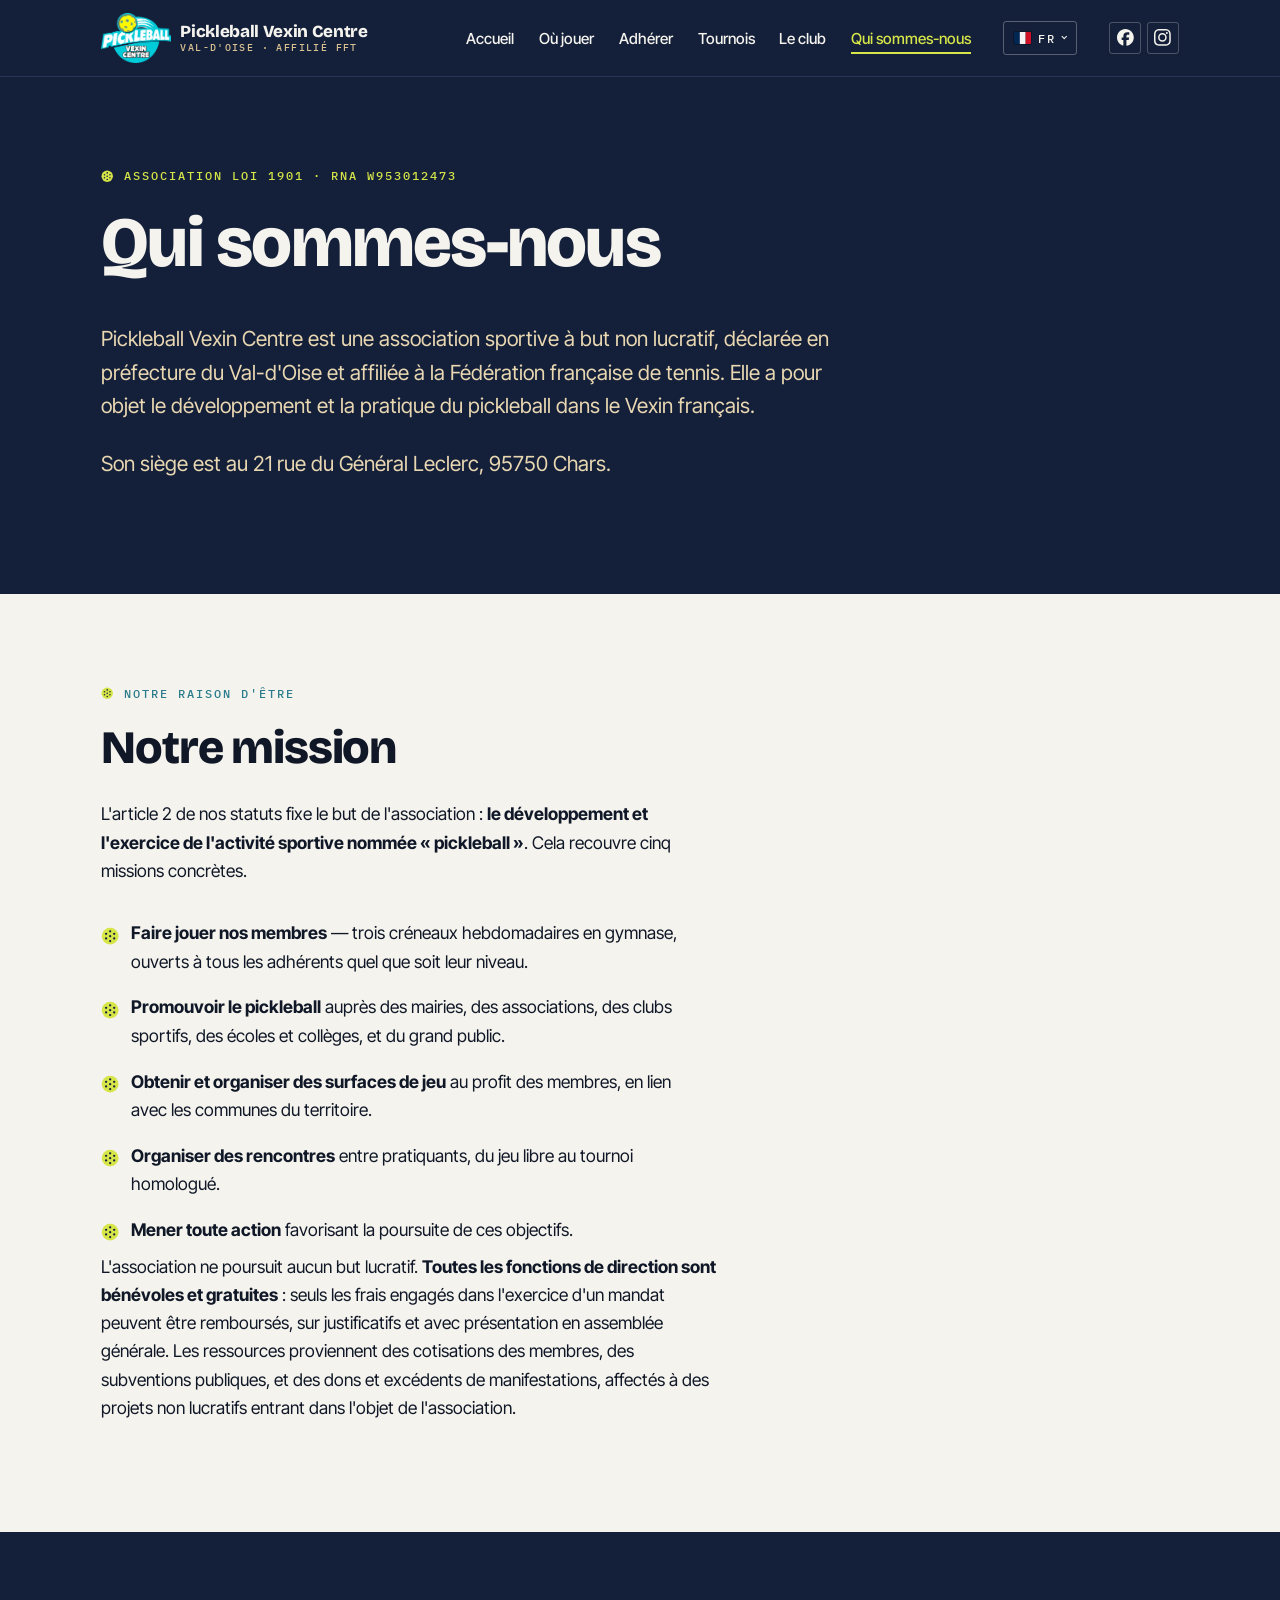
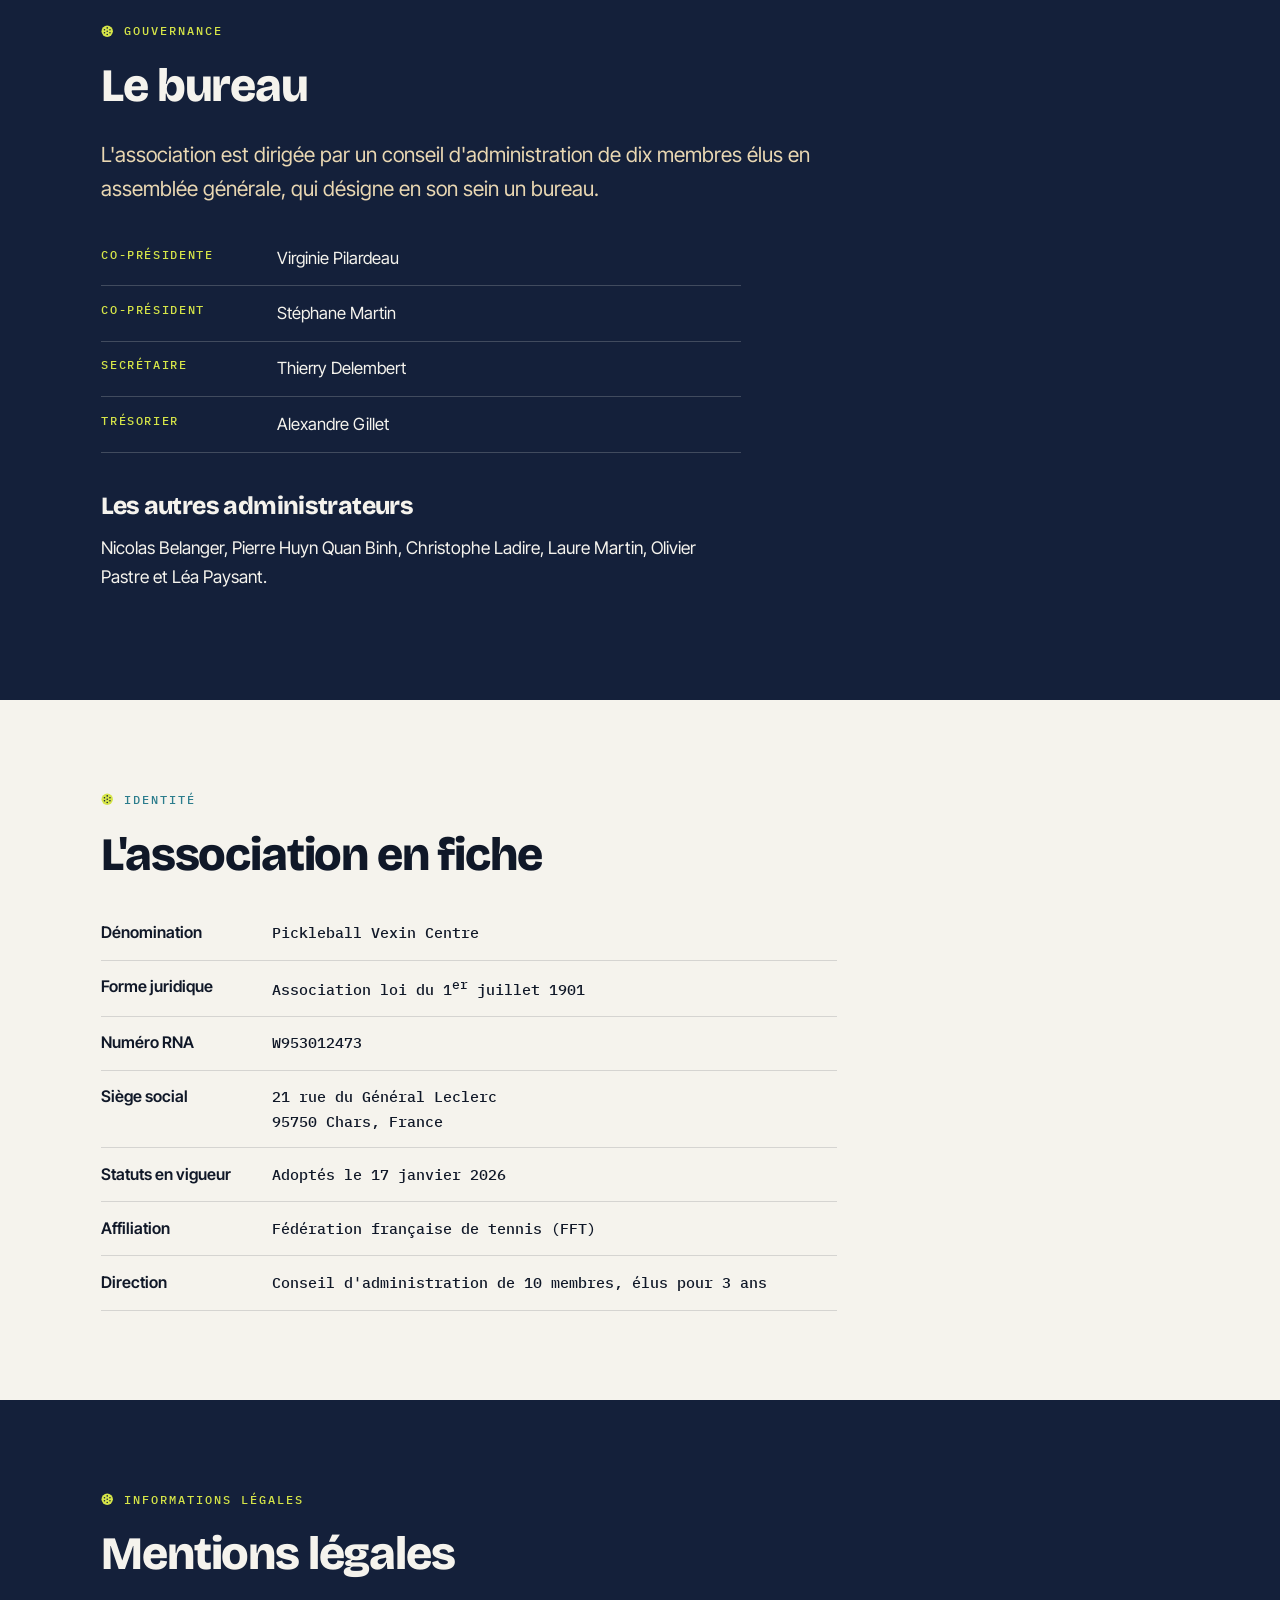
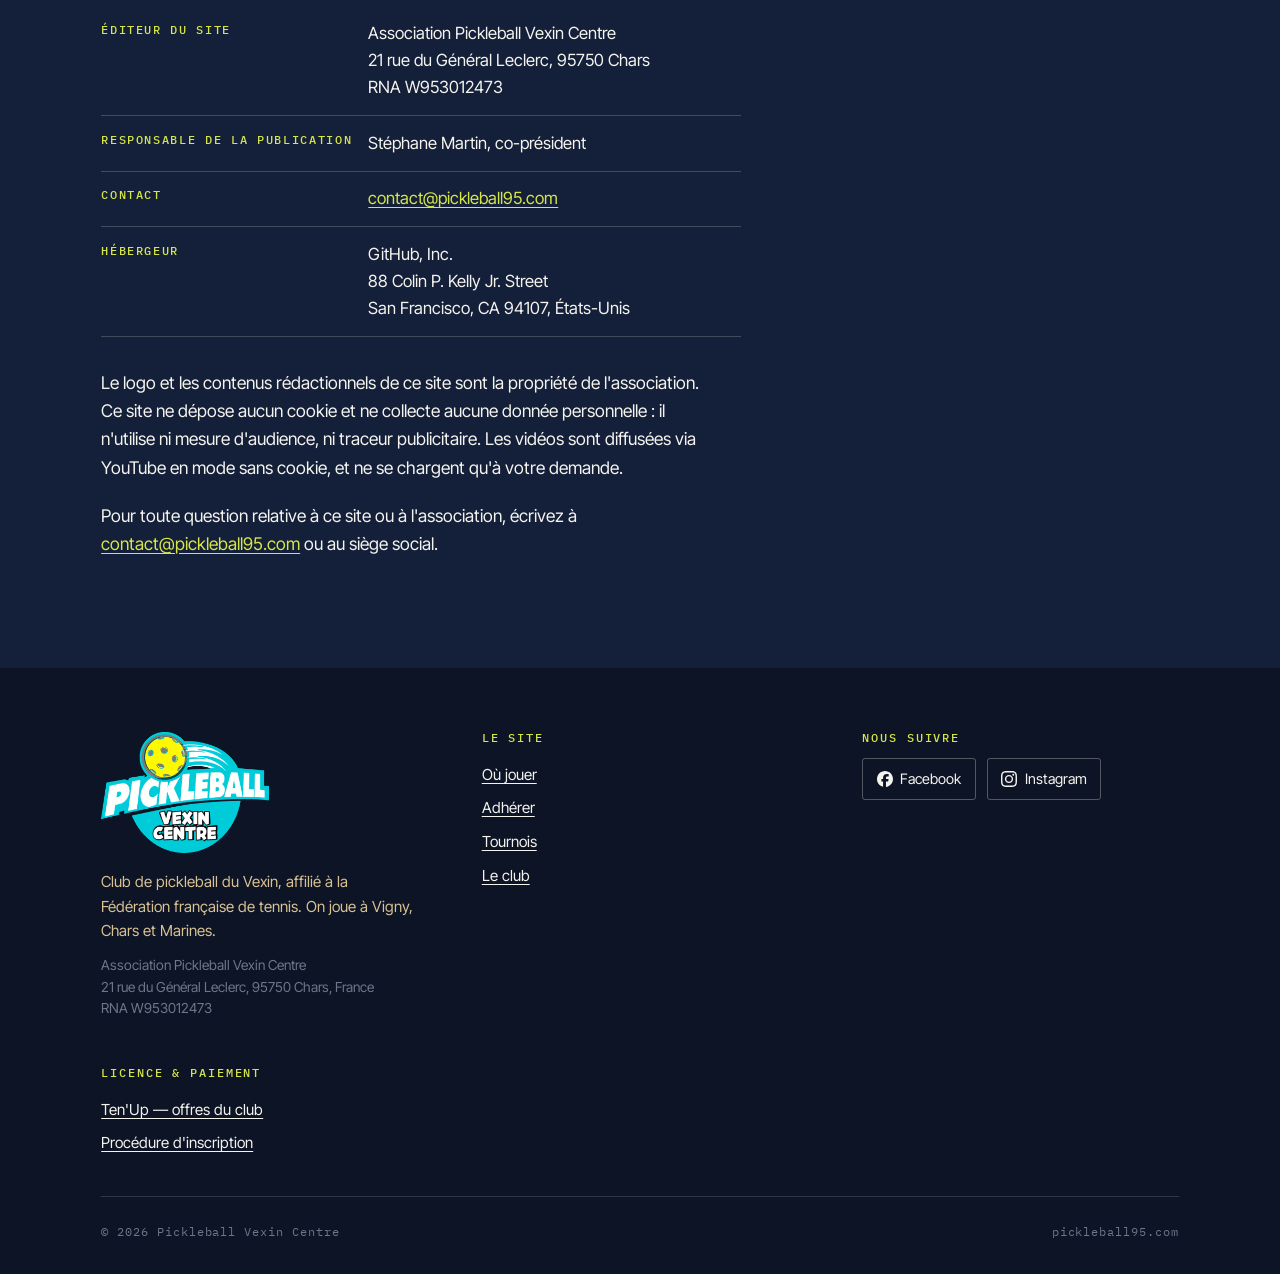
<file: qui-sommes-nous.html>
<!DOCTYPE html>
<html lang="fr">
<head>
<meta charset="utf-8">
<meta name="viewport" content="width=device-width, initial-scale=1">
<title>Qui sommes-nous — association Pickleball Vexin Centre</title>
<meta name="description" content="Association loi 1901 déclarée sous le RNA W953012473, siège à Chars (95). Mission, bureau, identité juridique et mentions légales du club.">
<link rel="canonical" href="https://pickleball95.com/qui-sommes-nous.html">
<meta property="og:type" content="website">
<meta property="og:site_name" content="Pickleball Vexin Centre">
<meta property="og:title" content="Qui sommes-nous — association Pickleball Vexin Centre">
<meta property="og:description" content="Association loi 1901 déclarée sous le RNA W953012473, siège à Chars (95). Mission, bureau, identité juridique et mentions légales du club.">
<meta property="og:url" content="https://pickleball95.com/qui-sommes-nous.html">
<meta property="og:locale" content="fr_FR">
<meta property="og:image" content="https://pickleball95.com/og-image.png">
<meta property="og:image:width" content="1200">
<meta property="og:image:height" content="630">
<meta property="og:image:alt" content="Logo Pickleball Vexin Centre">
<meta name="twitter:card" content="summary_large_image">

<link rel="alternate" hreflang="fr" href="https://pickleball95.com/qui-sommes-nous.html">
<link rel="alternate" hreflang="en" href="https://pickleball95.com/en/about-us.html">
<link rel="alternate" hreflang="x-default" href="https://pickleball95.com/qui-sommes-nous.html">
<link rel="icon" href="/favicon.svg" type="image/svg+xml">
<link rel="icon" href="/favicon.ico" sizes="32x32">
<link rel="apple-touch-icon" href="/apple-touch-icon.png">
<link rel="preconnect" href="https://fonts.googleapis.com">
<link rel="preconnect" href="https://fonts.gstatic.com" crossorigin>
<link href="https://fonts.googleapis.com/css2?family=Bricolage+Grotesque:opsz,wght@12..96,700;12..96,800&family=IBM+Plex+Mono:wght@400;500&family=Inter+Tight:wght@400;500;600&display=swap" rel="stylesheet">
<script type="application/ld+json">
{
  "@context": "https://schema.org",
  "@type": [
    "SportsClub",
    "NGO"
  ],
  "@id": "https://pickleball95.com/#club",
  "name": "Pickleball Vexin Centre",
  "legalName": "Association Pickleball Vexin Centre",
  "url": "https://pickleball95.com/",
  "logo": "https://pickleball95.com/logo-pvc.png",
  "identifier": {
    "@type": "PropertyValue",
    "propertyID": "RNA",
    "value": "W953012473"
  },
  "nonprofitStatus": "https://schema.org/NonprofitANBI",
  "foundingDate": "2026-01-17",
  "sport": "Pickleball",
  "email": "contact@pickleball95.com",
  "address": {
    "@type": "PostalAddress",
    "streetAddress": "21 rue du Général Leclerc",
    "postalCode": "95750",
    "addressLocality": "Chars",
    "addressRegion": "Val-d'Oise",
    "addressCountry": "FR"
  },
  "description": "Association loi 1901 ayant pour objet le développement et l'exercice du pickleball dans le Vexin français : créneaux hebdomadaires en gymnase, promotion du sport auprès des collectivités et des écoles, et organisation de rencontres et de tournois.",
  "memberOf": {
    "@type": "SportsOrganization",
    "name": "Fédération française de tennis",
    "alternateName": "FFT",
    "url": "https://www.fft.fr/"
  },
  "sameAs": [
    "https://www.facebook.com/p/Pickleball-Vexin-Centre-100078045906528/",
    "https://www.instagram.com/pickleball_vexin_centre/"
  ]
}
</script>
<link rel="stylesheet" href="styles.css">
</head>
<body>

<a class="saut-contenu" href="#contenu">Aller au contenu</a>

<header class="entete">
  <div class="enveloppe entete__interieur">
    <a class="marque" href="index.html">
      <img class="marque__logo" src="/logo-pvc.png" alt="" width="640" height="460">
      <span>Pickleball Vexin Centre<small>Val-d'Oise · Affilié FFT</small></span>
    </a>
    <div class="entete__droite">
      <nav class="nav" aria-label="Navigation principale">
        <ul>
          <li><a href="index.html">Accueil</a></li>
          <li><a href="ou-jouer.html">Où jouer</a></li>
          <li><a href="adherer.html">Adhérer</a></li>
          <li><a href="tournois.html">Tournois</a></li>
          <li><a href="le-club.html">Le club</a></li>
          <li><a href="qui-sommes-nous.html" aria-current="page">Qui sommes-nous</a></li>
        </ul>
      </nav>
      <details class="langue">
      <summary aria-label="Choisir la langue"><svg class="drapeau" viewBox="0 0 21 15" aria-hidden="true"><rect width="7" height="15" fill="#002654"/><rect x="7" width="7" height="15" fill="#f5f5f5"/><rect x="14" width="7" height="15" fill="#ce1126"/></svg><span>FR</span></summary>
      <div class="langue__menu">
        <a href="qui-sommes-nous.html" hreflang="fr" lang="fr" aria-current="true"><svg class="drapeau" viewBox="0 0 21 15" aria-hidden="true"><rect width="7" height="15" fill="#002654"/><rect x="7" width="7" height="15" fill="#f5f5f5"/><rect x="14" width="7" height="15" fill="#ce1126"/></svg>Français</a>
        <a href="en/about-us.html" hreflang="en" lang="en"><svg class="drapeau" viewBox="0 0 21 15" aria-hidden="true"><rect width="21" height="15" fill="#f5f5f5"/><g fill="#b31942"><rect y="0.0000" width="21" height="1.1538"/><rect y="2.3077" width="21" height="1.1538"/><rect y="4.6154" width="21" height="1.1538"/><rect y="6.9231" width="21" height="1.1538"/><rect y="9.2308" width="21" height="1.1538"/><rect y="11.5385" width="21" height="1.1538"/><rect y="13.8462" width="21" height="1.1538"/></g><rect width="8.4" height="8.0769" fill="#0a3161"/></svg>English</a>
      </div>
    </details>
      <div class="reseaux">
        <a href="https://www.facebook.com/p/Pickleball-Vexin-Centre-100078045906528/" rel="noopener" aria-label="Pickleball Vexin Centre sur Facebook" title="Facebook"><svg viewBox="0 0 24 24" aria-hidden="true" focusable="false"><path d="M9.101 23.691v-7.98H6.627v-3.667h2.474v-1.58c0-4.085 1.848-5.978 5.858-5.978.401 0 .955.042 1.468.103a8.68 8.68 0 0 1 1.141.195v3.325a8.623 8.623 0 0 0-.653-.036 26.805 26.805 0 0 0-.733-.009c-.707 0-1.259.096-1.675.309a1.686 1.686 0 0 0-.679.622c-.258.42-.374.995-.374 1.752v1.297h3.919l-.386 2.103-.287 1.564h-3.246v8.245C19.396 23.238 24 18.179 24 12.044c0-6.627-5.373-12-12-12s-12 5.373-12 12c0 5.628 3.874 10.35 9.101 11.647Z"/></svg></a>
        <a href="https://www.instagram.com/pickleball_vexin_centre/" rel="noopener" aria-label="Pickleball Vexin Centre sur Instagram" title="Instagram"><svg viewBox="0 0 24 24" aria-hidden="true" focusable="false"><path d="M7.0301.084c-1.2768.0602-2.1487.264-2.911.5634-.7888.3075-1.4575.72-2.1228 1.3877-.6652.6677-1.075 1.3368-1.3802 2.127-.2954.7638-.4956 1.6365-.552 2.914-.0564 1.2775-.0689 1.6882-.0626 4.947.0062 3.2586.0206 3.6671.0825 4.9473.061 1.2765.264 2.1482.5635 2.9107.308.7889.72 1.4573 1.388 2.1228.6679.6655 1.3365 1.0743 2.1285 1.38.7632.295 1.6361.4961 2.9134.552 1.2773.056 1.6884.069 4.9462.0627 3.2578-.0062 3.668-.0207 4.9478-.0814 1.28-.0607 2.147-.2652 2.9098-.5633.7889-.3086 1.4578-.72 2.1228-1.3881.665-.6682 1.0745-1.3378 1.3795-2.1284.2957-.7632.4966-1.636.552-2.9124.056-1.2809.0692-1.6898.063-4.948-.0063-3.2583-.021-3.6668-.0817-4.9465-.0607-1.2797-.264-2.1487-.5633-2.9117-.3084-.7889-.72-1.4568-1.3876-2.1228C21.2982 1.33 20.628.9208 19.8378.6165 19.074.321 18.2017.1197 16.9244.0645 15.6471.0093 15.236-.005 11.977.0014 8.718.0076 8.31.0215 7.0301.0839m.1402 21.6932c-1.17-.0509-1.8053-.2453-2.2287-.408-.5606-.216-.96-.4771-1.3819-.895-.422-.4178-.6811-.8186-.9-1.378-.1644-.4234-.3624-1.058-.4171-2.228-.0595-1.2645-.072-1.6442-.079-4.848-.007-3.2037.0053-3.583.0607-4.848.05-1.169.2456-1.805.408-2.2282.216-.5613.4762-.96.895-1.3816.4188-.4217.8184-.6814 1.3783-.9003.423-.1651 1.0575-.3614 2.227-.4171 1.2655-.06 1.6447-.072 4.848-.079 3.2033-.007 3.5835.005 4.8495.0608 1.169.0508 1.8053.2445 2.228.408.5608.216.96.4754 1.3816.895.4217.4194.6816.8176.9005 1.3787.1653.4217.3617 1.056.4169 2.2263.0602 1.2655.0739 1.645.0796 4.848.0058 3.203-.0055 3.5834-.061 4.848-.051 1.17-.245 1.8055-.408 2.2294-.216.5604-.4763.96-.8954 1.3814-.419.4215-.8181.6811-1.3783.9-.4224.1649-1.0577.3617-2.2262.4174-1.2656.0595-1.6448.072-4.8493.079-3.2045.007-3.5825-.006-4.848-.0608M16.953 5.5864A1.44 1.44 0 1 0 18.39 4.144a1.44 1.44 0 0 0-1.437 1.4424M5.8385 12.012c.0067 3.4032 2.7706 6.1557 6.173 6.1493 3.4026-.0065 6.157-2.7701 6.1506-6.1733-.0065-3.4032-2.771-6.1565-6.174-6.1498-3.403.0067-6.156 2.771-6.1496 6.1738M8 12.0077a4 4 0 1 1 4.008 3.9921A3.9996 3.9996 0 0 1 8 12.0077"/></svg></a>
      </div>
    </div>
  </div>
</header>

<main id="contenu">

  <section class="bloc bloc--nuit">
    <div class="enveloppe">
      <p class="sourcil">
        <svg class="balle" viewBox="0 0 24 24" aria-hidden="true"><circle cx="12" cy="12" r="11"/><circle cx="12" cy="5.6" r="1.5"/><circle cx="17.3" cy="9" r="1.5"/><circle cx="17.3" cy="15" r="1.5"/><circle cx="12" cy="18.4" r="1.5"/><circle cx="6.7" cy="15" r="1.5"/><circle cx="6.7" cy="9" r="1.5"/><circle cx="12" cy="12" r="1.5"/></svg>
        Association loi 1901 · RNA W953012473
      </p>
      <h1>Qui sommes-nous</h1>
      <p class="intro">Pickleball Vexin Centre est une association sportive à but non lucratif, déclarée en préfecture du Val-d'Oise et affiliée à la Fédération française de tennis. Elle a pour objet le développement et la pratique du pickleball dans le Vexin français.</p>
      <p class="intro">Son siège est au 21 rue du Général Leclerc, 95750 Chars.</p>
    </div>
  </section>

  <section class="bloc">
    <div class="enveloppe">
      <p class="sourcil">
        <svg class="balle" viewBox="0 0 24 24" aria-hidden="true"><circle cx="12" cy="12" r="11"/><circle cx="12" cy="5.6" r="1.5"/><circle cx="17.3" cy="9" r="1.5"/><circle cx="17.3" cy="15" r="1.5"/><circle cx="12" cy="18.4" r="1.5"/><circle cx="6.7" cy="15" r="1.5"/><circle cx="6.7" cy="9" r="1.5"/><circle cx="12" cy="12" r="1.5"/></svg>
        Notre raison d'être
      </p>
      <h2>Notre mission</h2>
      <p>L'article 2 de nos statuts fixe le but de l'association : <strong>le développement et l'exercice de l'activité sportive nommée « pickleball »</strong>. Cela recouvre cinq missions concrètes.</p>
      <ul class="faits">
        <li><svg class="balle" viewBox="0 0 24 24" aria-hidden="true"><circle cx="12" cy="12" r="11"/><circle cx="12" cy="5.6" r="1.5"/><circle cx="17.3" cy="9" r="1.5"/><circle cx="17.3" cy="15" r="1.5"/><circle cx="12" cy="18.4" r="1.5"/><circle cx="6.7" cy="15" r="1.5"/><circle cx="6.7" cy="9" r="1.5"/><circle cx="12" cy="12" r="1.5"/></svg><span><strong>Faire jouer nos membres</strong> — trois créneaux hebdomadaires en gymnase, ouverts à tous les adhérents quel que soit leur niveau.</span></li>
        <li><svg class="balle" viewBox="0 0 24 24" aria-hidden="true"><circle cx="12" cy="12" r="11"/><circle cx="12" cy="5.6" r="1.5"/><circle cx="17.3" cy="9" r="1.5"/><circle cx="17.3" cy="15" r="1.5"/><circle cx="12" cy="18.4" r="1.5"/><circle cx="6.7" cy="15" r="1.5"/><circle cx="6.7" cy="9" r="1.5"/><circle cx="12" cy="12" r="1.5"/></svg><span><strong>Promouvoir le pickleball</strong> auprès des mairies, des associations, des clubs sportifs, des écoles et collèges, et du grand public.</span></li>
        <li><svg class="balle" viewBox="0 0 24 24" aria-hidden="true"><circle cx="12" cy="12" r="11"/><circle cx="12" cy="5.6" r="1.5"/><circle cx="17.3" cy="9" r="1.5"/><circle cx="17.3" cy="15" r="1.5"/><circle cx="12" cy="18.4" r="1.5"/><circle cx="6.7" cy="15" r="1.5"/><circle cx="6.7" cy="9" r="1.5"/><circle cx="12" cy="12" r="1.5"/></svg><span><strong>Obtenir et organiser des surfaces de jeu</strong> au profit des membres, en lien avec les communes du territoire.</span></li>
        <li><svg class="balle" viewBox="0 0 24 24" aria-hidden="true"><circle cx="12" cy="12" r="11"/><circle cx="12" cy="5.6" r="1.5"/><circle cx="17.3" cy="9" r="1.5"/><circle cx="17.3" cy="15" r="1.5"/><circle cx="12" cy="18.4" r="1.5"/><circle cx="6.7" cy="15" r="1.5"/><circle cx="6.7" cy="9" r="1.5"/><circle cx="12" cy="12" r="1.5"/></svg><span><strong>Organiser des rencontres</strong> entre pratiquants, du jeu libre au tournoi homologué.</span></li>
        <li><svg class="balle" viewBox="0 0 24 24" aria-hidden="true"><circle cx="12" cy="12" r="11"/><circle cx="12" cy="5.6" r="1.5"/><circle cx="17.3" cy="9" r="1.5"/><circle cx="17.3" cy="15" r="1.5"/><circle cx="12" cy="18.4" r="1.5"/><circle cx="6.7" cy="15" r="1.5"/><circle cx="6.7" cy="9" r="1.5"/><circle cx="12" cy="12" r="1.5"/></svg><span><strong>Mener toute action</strong> favorisant la poursuite de ces objectifs.</span></li>
      </ul>
      <p>L'association ne poursuit aucun but lucratif. <strong>Toutes les fonctions de direction sont bénévoles et gratuites</strong> : seuls les frais engagés dans l'exercice d'un mandat peuvent être remboursés, sur justificatifs et avec présentation en assemblée générale. Les ressources proviennent des cotisations des membres, des subventions publiques, et des dons et excédents de manifestations, affectés à des projets non lucratifs entrant dans l'objet de l'association.</p>
    </div>
  </section>

  <section class="bloc bloc--nuit">
    <div class="enveloppe">
      <p class="sourcil">
        <svg class="balle" viewBox="0 0 24 24" aria-hidden="true"><circle cx="12" cy="12" r="11"/><circle cx="12" cy="5.6" r="1.5"/><circle cx="17.3" cy="9" r="1.5"/><circle cx="17.3" cy="15" r="1.5"/><circle cx="12" cy="18.4" r="1.5"/><circle cx="6.7" cy="15" r="1.5"/><circle cx="6.7" cy="9" r="1.5"/><circle cx="12" cy="12" r="1.5"/></svg>
        Gouvernance
      </p>
      <h2>Le bureau</h2>
      <p class="intro">L'association est dirigée par un conseil d'administration de dix membres élus en assemblée générale, qui désigne en son sein un bureau.</p>
      <table class="fiche">
        <tbody>
          <tr><th scope="row">Co-présidente</th><td>Virginie Pilardeau</td></tr>
          <tr><th scope="row">Co-président</th><td>Stéphane Martin</td></tr>
          <tr><th scope="row">Secrétaire</th><td>Thierry Delembert</td></tr>
          <tr><th scope="row">Trésorier</th><td>Alexandre Gillet</td></tr>
        </tbody>
      </table>
      <h3 style="margin-top:2.6rem">Les autres administrateurs</h3>
      <p>Nicolas Belanger, Pierre Huyn Quan Binh, Christophe Ladire, Laure Martin, Olivier Pastre et Léa Paysant.</p>
    </div>
  </section>

  <section class="bloc">
    <div class="enveloppe">
      <p class="sourcil">
        <svg class="balle" viewBox="0 0 24 24" aria-hidden="true"><circle cx="12" cy="12" r="11"/><circle cx="12" cy="5.6" r="1.5"/><circle cx="17.3" cy="9" r="1.5"/><circle cx="17.3" cy="15" r="1.5"/><circle cx="12" cy="18.4" r="1.5"/><circle cx="6.7" cy="15" r="1.5"/><circle cx="6.7" cy="9" r="1.5"/><circle cx="12" cy="12" r="1.5"/></svg>
        Identité
      </p>
      <h2>L'association en fiche</h2>
      <table class="fiche fiche--clair">
        <tbody>
          <tr><th scope="row">Dénomination</th><td>Pickleball Vexin Centre</td></tr>
          <tr><th scope="row">Forme juridique</th><td>Association loi du 1<sup>er</sup> juillet 1901</td></tr>
          <tr><th scope="row">Numéro RNA</th><td>W953012473</td></tr>
          <tr><th scope="row">Siège social</th><td>21 rue du Général Leclerc<br>95750 Chars, France</td></tr>
          <tr><th scope="row">Statuts en vigueur</th><td>Adoptés le 17 janvier 2026</td></tr>
          <tr><th scope="row">Affiliation</th><td>Fédération française de tennis (FFT)</td></tr>
          <tr><th scope="row">Direction</th><td>Conseil d'administration de 10 membres, élus pour 3 ans</td></tr>
        </tbody>
      </table>
    </div>
  </section>

  <section class="bloc bloc--nuit" id="mentions-legales">
    <div class="enveloppe">
      <p class="sourcil">
        <svg class="balle" viewBox="0 0 24 24" aria-hidden="true"><circle cx="12" cy="12" r="11"/><circle cx="12" cy="5.6" r="1.5"/><circle cx="17.3" cy="9" r="1.5"/><circle cx="17.3" cy="15" r="1.5"/><circle cx="12" cy="18.4" r="1.5"/><circle cx="6.7" cy="15" r="1.5"/><circle cx="6.7" cy="9" r="1.5"/><circle cx="12" cy="12" r="1.5"/></svg>
        Informations légales
      </p>
      <h2>Mentions légales</h2>
      <table class="fiche">
        <tbody>
          <tr><th scope="row">Éditeur du site</th><td>Association Pickleball Vexin Centre<br>21 rue du Général Leclerc, 95750 Chars<br>RNA W953012473</td></tr>
          <tr><th scope="row">Responsable de la publication</th><td>Stéphane Martin, co-président</td></tr>
          <tr><th scope="row">Contact</th><td><a href="mailto:contact@pickleball95.com">contact@pickleball95.com</a></td></tr>
          <tr><th scope="row">Hébergeur</th><td>GitHub, Inc.<br>88 Colin P. Kelly Jr. Street<br>San Francisco, CA 94107, États-Unis</td></tr>
        </tbody>
      </table>
      <p style="margin-top:2rem">Le logo et les contenus rédactionnels de ce site sont la propriété de l'association. Ce site ne dépose aucun cookie et ne collecte aucune donnée personnelle&nbsp;: il n'utilise ni mesure d'audience, ni traceur publicitaire. Les vidéos sont diffusées via YouTube en mode sans cookie, et ne se chargent qu'à votre demande.</p>
      <p>Pour toute question relative à ce site ou à l'association, écrivez à <a href="mailto:contact@pickleball95.com">contact@pickleball95.com</a> ou au siège social.</p>
    </div>
  </section>

</main>

<footer class="pied">
  <div class="enveloppe">
    <div class="pied__grille">
      <div>
        <h2 class="pied__marque"><img src="/logo-pvc.png" alt="Pickleball Vexin Centre" width="640" height="460"></h2>
        <p>Club de pickleball du Vexin, affilié à la Fédération française de tennis. On joue à Vigny, Chars et Marines.</p>
        <p class="pied__legal">Association Pickleball Vexin Centre<br>21 rue du Général Leclerc, 95750 Chars, France<br>RNA W953012473</p>
      </div>
      <div>
        <h3>Le site</h3>
        <ul>
          <li><a href="ou-jouer.html">Où jouer</a></li>
          <li><a href="adherer.html">Adhérer</a></li>
          <li><a href="tournois.html">Tournois</a></li>
          <li><a href="le-club.html">Le club</a></li>
        </ul>
      </div>
      <div>
        <h3>Nous suivre</h3>
        <div class="social">
          <a href="https://www.facebook.com/p/Pickleball-Vexin-Centre-100078045906528/" rel="noopener"><span class="social__icone"><svg viewBox="0 0 24 24" aria-hidden="true" focusable="false"><path d="M9.101 23.691v-7.98H6.627v-3.667h2.474v-1.58c0-4.085 1.848-5.978 5.858-5.978.401 0 .955.042 1.468.103a8.68 8.68 0 0 1 1.141.195v3.325a8.623 8.623 0 0 0-.653-.036 26.805 26.805 0 0 0-.733-.009c-.707 0-1.259.096-1.675.309a1.686 1.686 0 0 0-.679.622c-.258.42-.374.995-.374 1.752v1.297h3.919l-.386 2.103-.287 1.564h-3.246v8.245C19.396 23.238 24 18.179 24 12.044c0-6.627-5.373-12-12-12s-12 5.373-12 12c0 5.628 3.874 10.35 9.101 11.647Z"/></svg></span>Facebook</a>
          <a href="https://www.instagram.com/pickleball_vexin_centre/" rel="noopener"><span class="social__icone"><svg viewBox="0 0 24 24" aria-hidden="true" focusable="false"><path d="M7.0301.084c-1.2768.0602-2.1487.264-2.911.5634-.7888.3075-1.4575.72-2.1228 1.3877-.6652.6677-1.075 1.3368-1.3802 2.127-.2954.7638-.4956 1.6365-.552 2.914-.0564 1.2775-.0689 1.6882-.0626 4.947.0062 3.2586.0206 3.6671.0825 4.9473.061 1.2765.264 2.1482.5635 2.9107.308.7889.72 1.4573 1.388 2.1228.6679.6655 1.3365 1.0743 2.1285 1.38.7632.295 1.6361.4961 2.9134.552 1.2773.056 1.6884.069 4.9462.0627 3.2578-.0062 3.668-.0207 4.9478-.0814 1.28-.0607 2.147-.2652 2.9098-.5633.7889-.3086 1.4578-.72 2.1228-1.3881.665-.6682 1.0745-1.3378 1.3795-2.1284.2957-.7632.4966-1.636.552-2.9124.056-1.2809.0692-1.6898.063-4.948-.0063-3.2583-.021-3.6668-.0817-4.9465-.0607-1.2797-.264-2.1487-.5633-2.9117-.3084-.7889-.72-1.4568-1.3876-2.1228C21.2982 1.33 20.628.9208 19.8378.6165 19.074.321 18.2017.1197 16.9244.0645 15.6471.0093 15.236-.005 11.977.0014 8.718.0076 8.31.0215 7.0301.0839m.1402 21.6932c-1.17-.0509-1.8053-.2453-2.2287-.408-.5606-.216-.96-.4771-1.3819-.895-.422-.4178-.6811-.8186-.9-1.378-.1644-.4234-.3624-1.058-.4171-2.228-.0595-1.2645-.072-1.6442-.079-4.848-.007-3.2037.0053-3.583.0607-4.848.05-1.169.2456-1.805.408-2.2282.216-.5613.4762-.96.895-1.3816.4188-.4217.8184-.6814 1.3783-.9003.423-.1651 1.0575-.3614 2.227-.4171 1.2655-.06 1.6447-.072 4.848-.079 3.2033-.007 3.5835.005 4.8495.0608 1.169.0508 1.8053.2445 2.228.408.5608.216.96.4754 1.3816.895.4217.4194.6816.8176.9005 1.3787.1653.4217.3617 1.056.4169 2.2263.0602 1.2655.0739 1.645.0796 4.848.0058 3.203-.0055 3.5834-.061 4.848-.051 1.17-.245 1.8055-.408 2.2294-.216.5604-.4763.96-.8954 1.3814-.419.4215-.8181.6811-1.3783.9-.4224.1649-1.0577.3617-2.2262.4174-1.2656.0595-1.6448.072-4.8493.079-3.2045.007-3.5825-.006-4.848-.0608M16.953 5.5864A1.44 1.44 0 1 0 18.39 4.144a1.44 1.44 0 0 0-1.437 1.4424M5.8385 12.012c.0067 3.4032 2.7706 6.1557 6.173 6.1493 3.4026-.0065 6.157-2.7701 6.1506-6.1733-.0065-3.4032-2.771-6.1565-6.174-6.1498-3.403.0067-6.156 2.771-6.1496 6.1738M8 12.0077a4 4 0 1 1 4.008 3.9921A3.9996 3.9996 0 0 1 8 12.0077"/></svg></span>Instagram</a>
        </div>
      </div>
      <div>
        <h3>Licence &amp; paiement</h3>
        <ul>
          <li><a href="https://tenup.fft.fr/club/57950515/offres" rel="noopener">Ten'Up — offres du club</a></li>
          <li><a href="adherer.html">Procédure d'inscription</a></li>
        </ul>
      </div>
    </div>
    <div class="pied__bas">
      <span>© 2026 Pickleball Vexin Centre</span>
      <span>pickleball95.com</span>
    </div>
  </div>
</footer>

<script>
document.addEventListener('click', function (e) {
  document.querySelectorAll('details.langue[open]').forEach(function (d) {
    if (!d.contains(e.target)) d.removeAttribute('open');
  });
});
document.addEventListener('keydown', function (e) {
  if (e.key === 'Escape') {
    document.querySelectorAll('details.langue[open]').forEach(function (d) {
      d.removeAttribute('open');
    });
  }
});
</script>
</body>
</html>
</file>
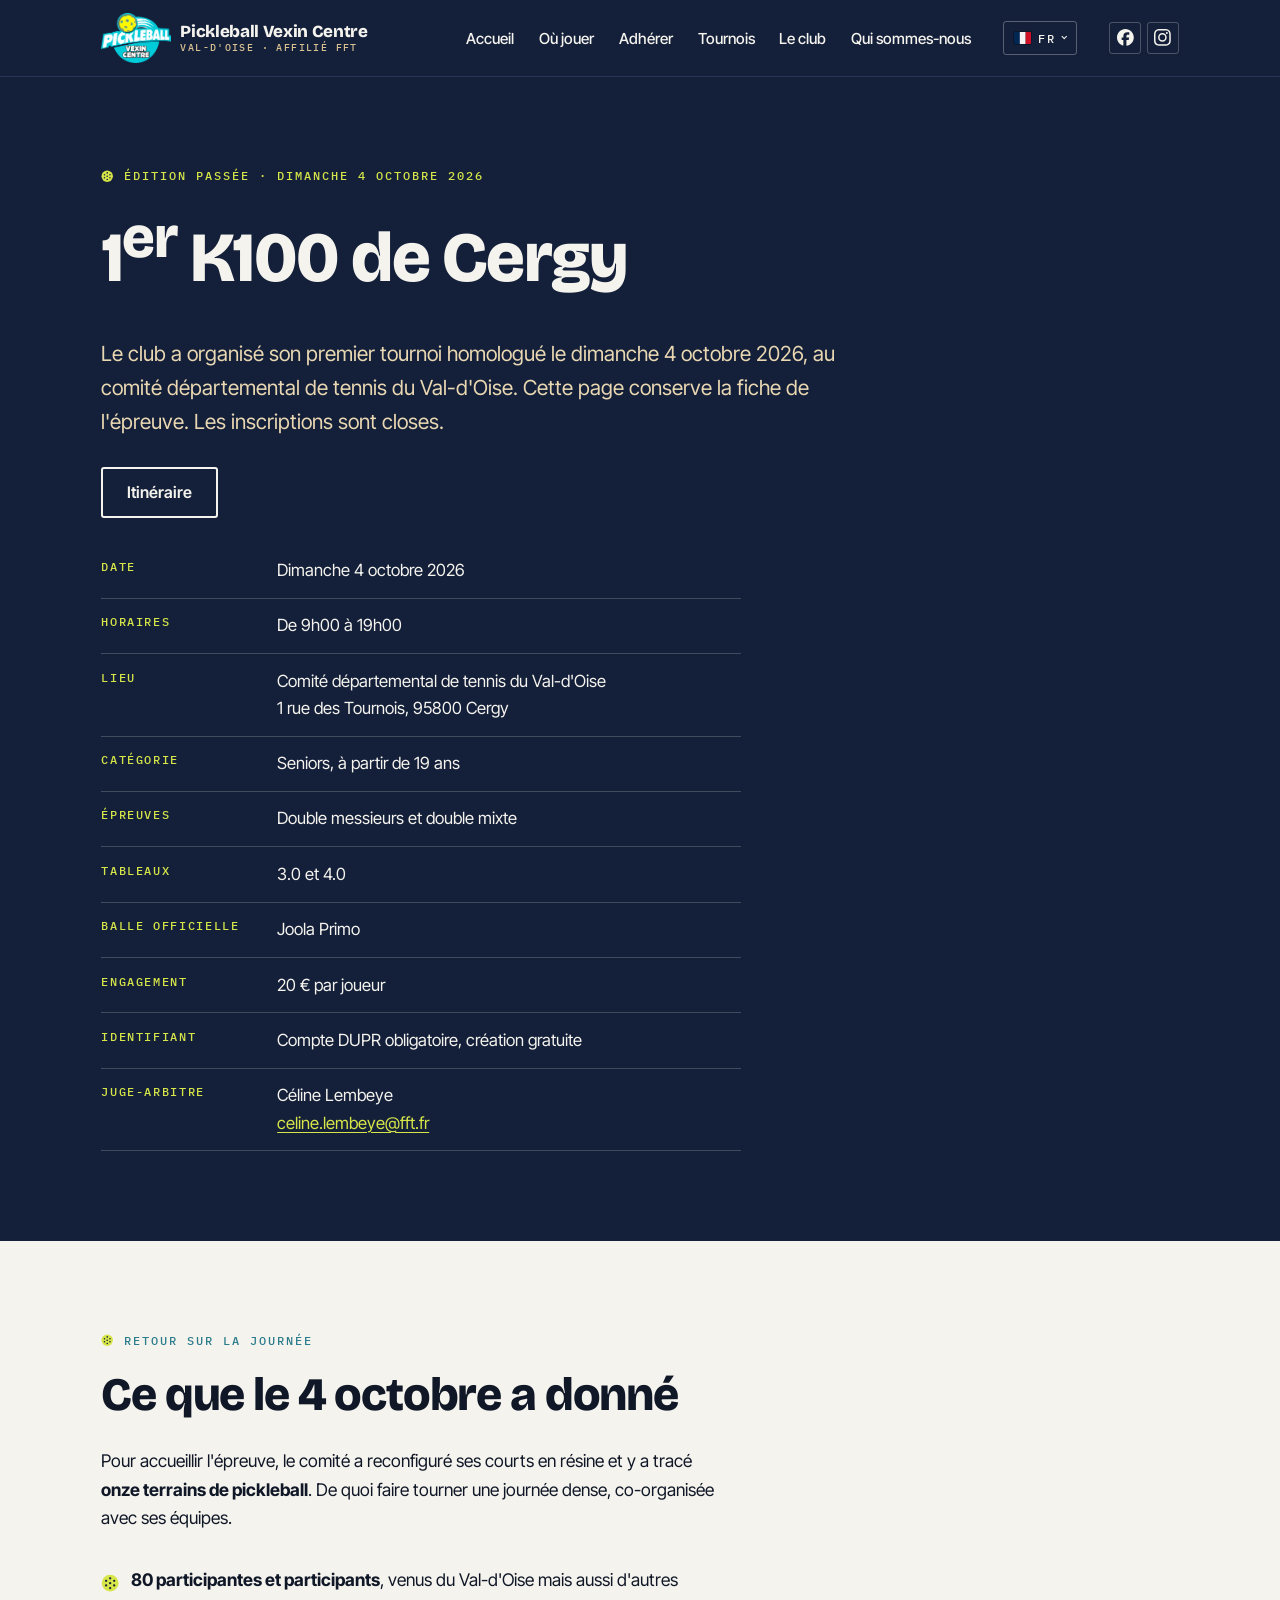
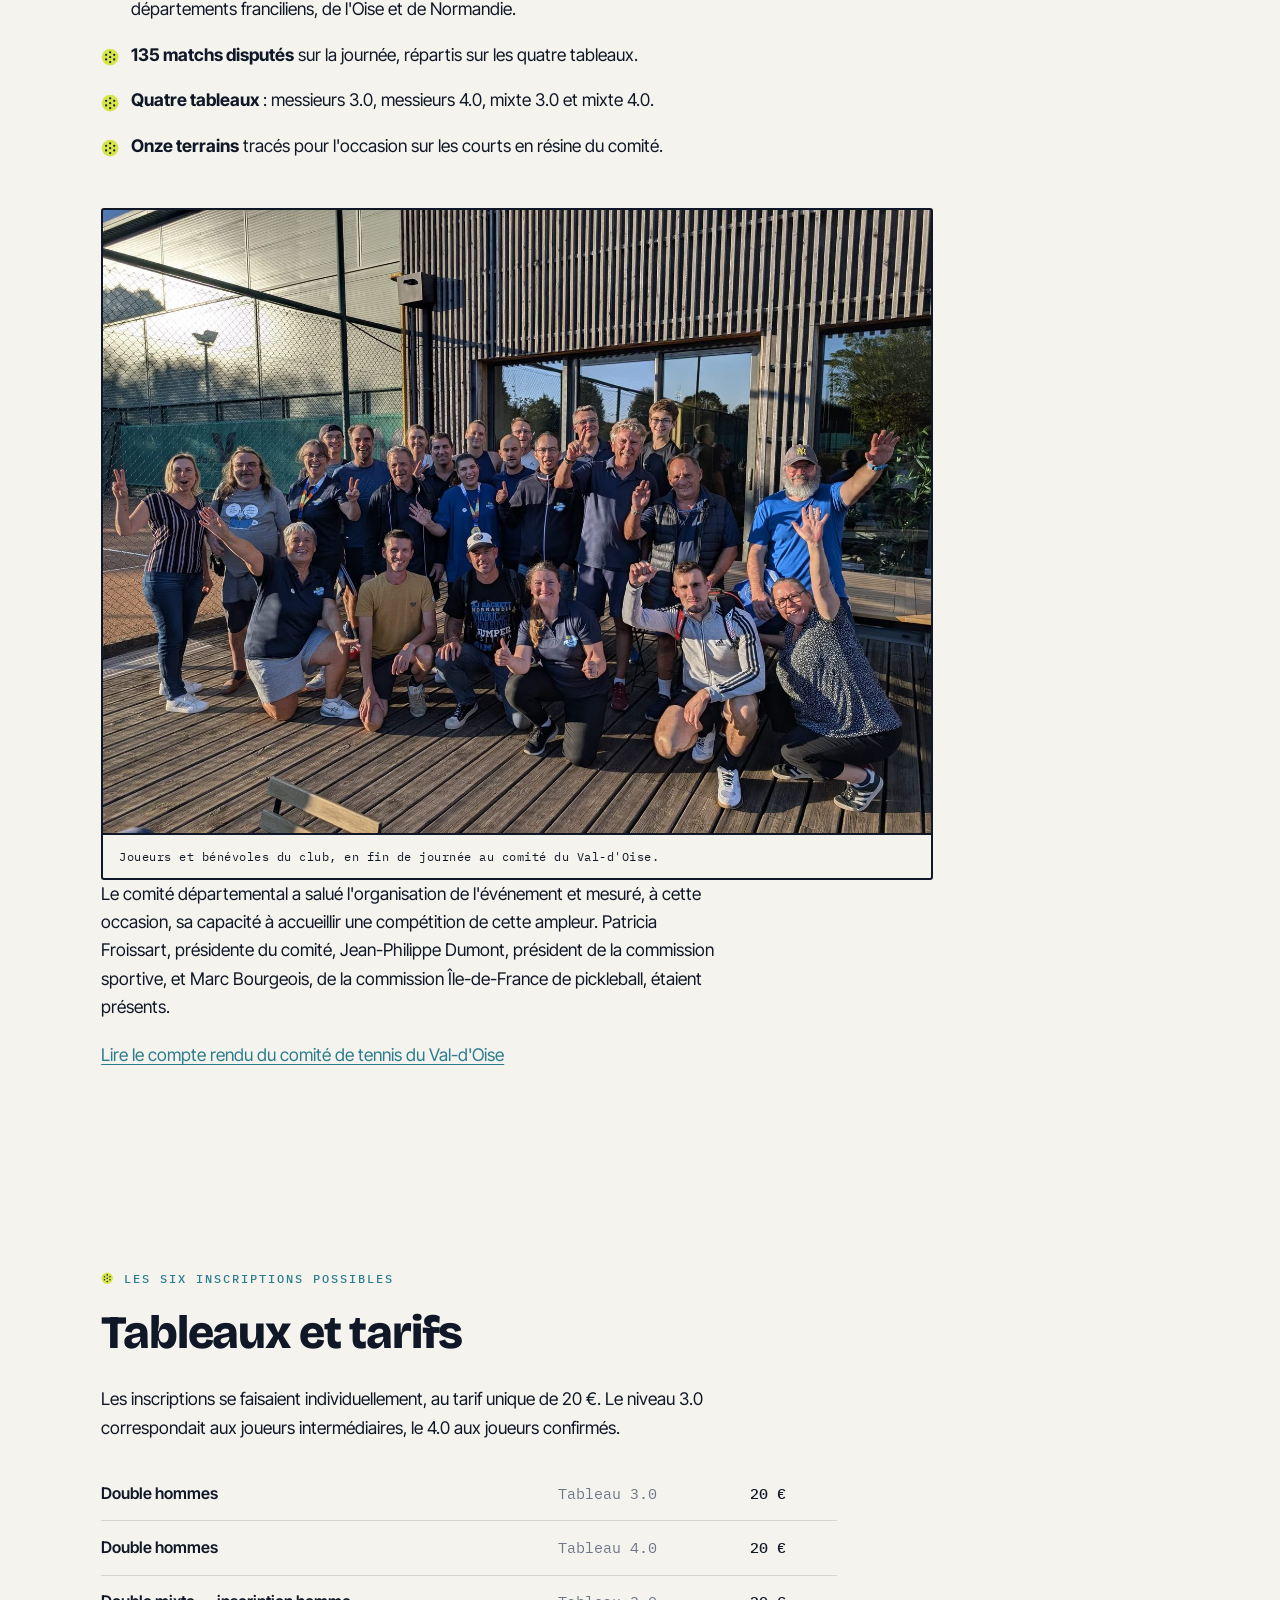
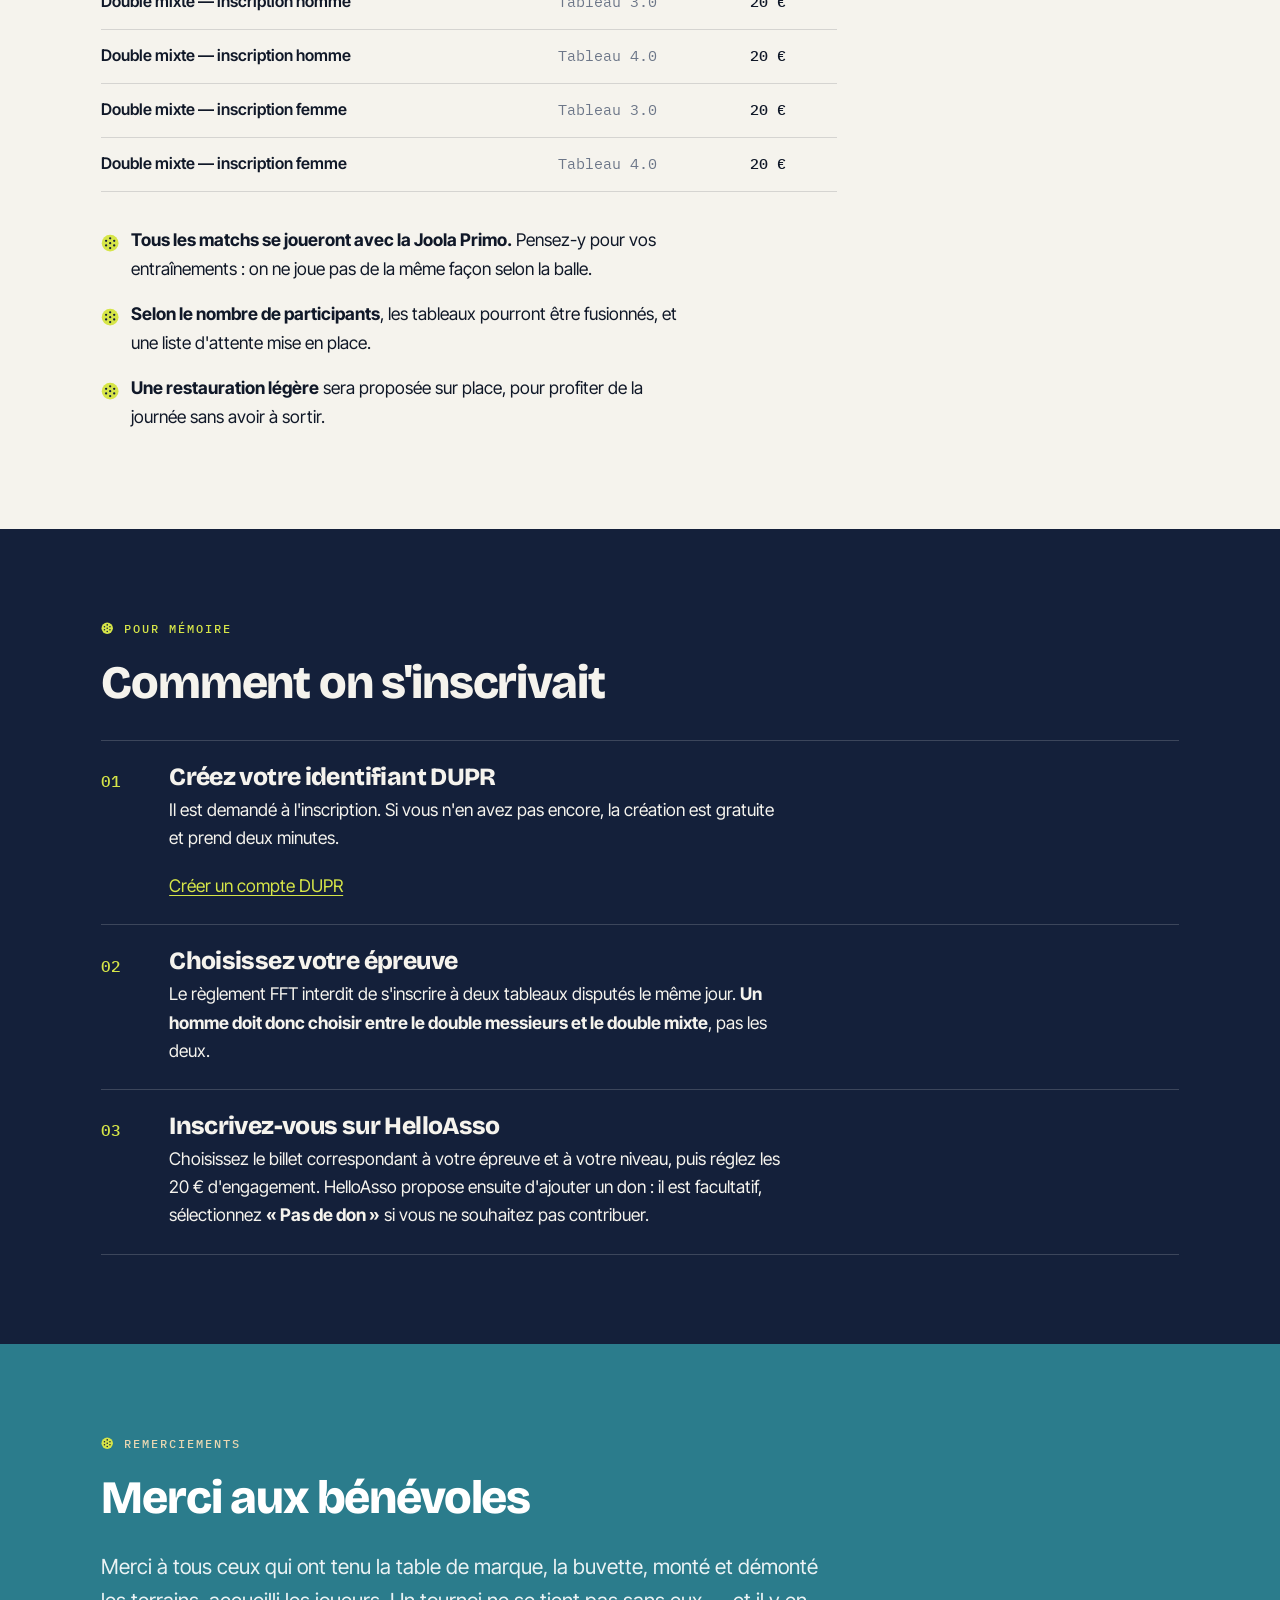
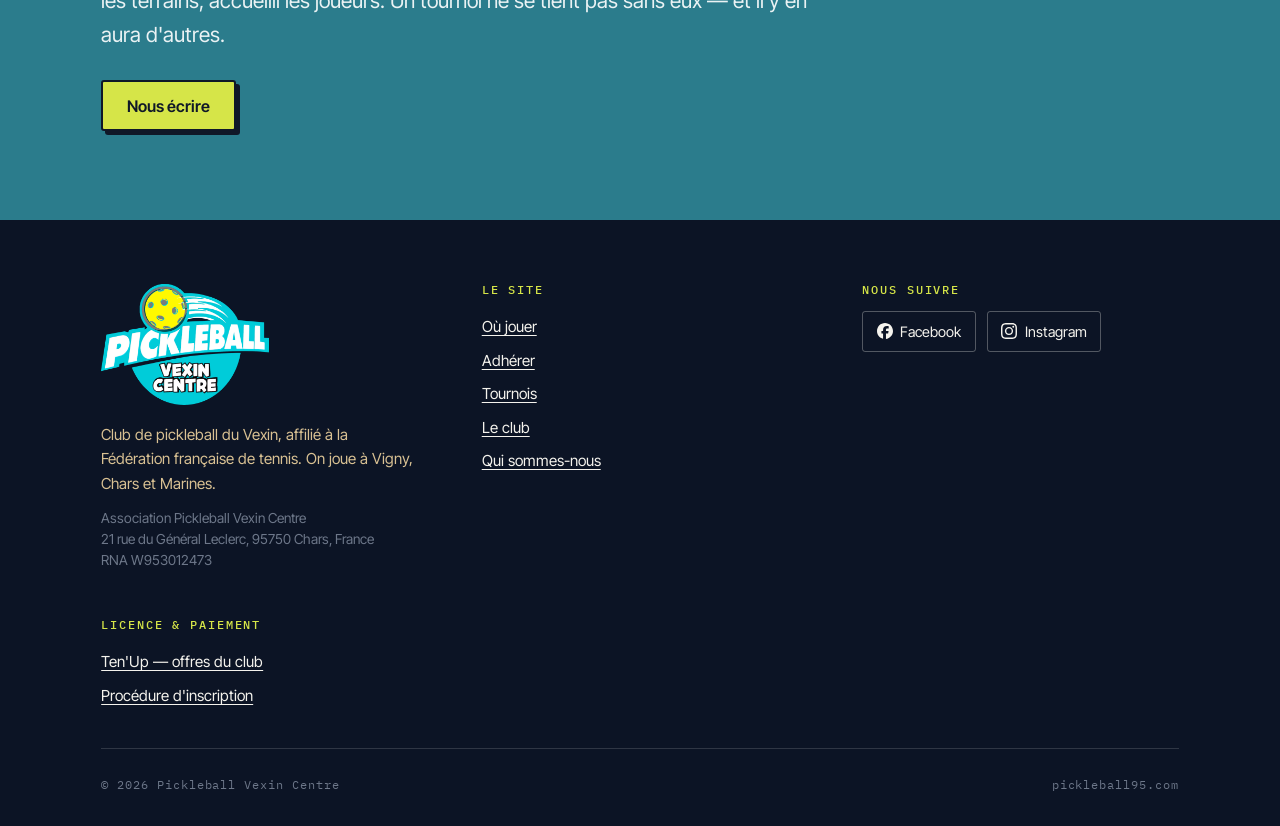
<file: tournoi-k100.html>
<!DOCTYPE html>
<html lang="fr">
<head>
<meta charset="utf-8">
<meta name="viewport" content="width=device-width, initial-scale=1">
<title>1er K100 de Cergy, 4 octobre 2026 — Pickleball Vexin Centre</title>
<meta name="description" content="Retour sur le 1er K100 de Cergy, le 4 octobre 2026 : 80 joueurs, 135 matchs, quatre tableaux sur onze terrains. Organisé avec le comité du Val-d'Oise.">
<link rel="canonical" href="https://pickleball95.com/tournoi-k100.html">
<link rel="alternate" hreflang="fr" href="https://pickleball95.com/tournoi-k100.html">
<link rel="alternate" hreflang="en" href="https://pickleball95.com/en/k100-tournament.html">
<link rel="alternate" hreflang="x-default" href="https://pickleball95.com/tournoi-k100.html">
<meta property="og:type" content="website">
<meta property="og:site_name" content="Pickleball Vexin Centre">
<meta property="og:title" content="1er K100 de Cergy, 4 octobre 2026 — Pickleball Vexin Centre">
<meta property="og:description" content="Retour sur le 1er K100 de Cergy, le 4 octobre 2026 : 80 joueurs, 135 matchs, quatre tableaux sur onze terrains. Organisé avec le comité du Val-d'Oise.">
<meta property="og:url" content="https://pickleball95.com/tournoi-k100.html">
<meta property="og:locale" content="fr_FR">
<meta property="og:image" content="https://pickleball95.com/og-k100-2026.jpg">
<meta property="og:image:width" content="1200">
<meta property="og:image:height" content="630">
<meta property="og:image:alt" content="Les participants du 1er K100 de Cergy">
<meta name="twitter:card" content="summary_large_image">

<link rel="icon" href="/favicon.svg" type="image/svg+xml">
<link rel="icon" href="/favicon.ico" sizes="32x32">
<link rel="apple-touch-icon" href="/apple-touch-icon.png">
<link rel="preconnect" href="https://fonts.googleapis.com">
<link rel="preconnect" href="https://fonts.gstatic.com" crossorigin>
<link href="https://fonts.googleapis.com/css2?family=Bricolage+Grotesque:opsz,wght@12..96,700;12..96,800&family=IBM+Plex+Mono:wght@400;500&family=Inter+Tight:wght@400;500;600&display=swap" rel="stylesheet">
<script type="application/ld+json">
{
  "@context": "https://schema.org",
  "@type": "SportsEvent",
  "name": "1er K100 de Cergy — Pickleball Vexin Centre",
  "description": "Premier tournoi de pickleball K100 homologué FFT organisé par Pickleball Vexin Centre : 80 joueurs, 135 matchs, quatre tableaux (messieurs 3.0 et 4.0, mixte 3.0 et 4.0).",
  "sport": "Pickleball",
  "url": "https://pickleball95.com/tournoi-k100.html",
  "inLanguage": "fr",
  "startDate": "2026-10-04T09:00:00+02:00",
  "endDate": "2026-10-04T19:00:00+02:00",
  "eventStatus": "https://schema.org/EventScheduled",
  "eventAttendanceMode": "https://schema.org/OfflineEventAttendanceMode",
  "isAccessibleForFree": false,
  "image": "https://pickleball95.com/og-k100-2026.jpg",
  "location": {
    "@type": "Place",
    "name": "Comité départemental de tennis du Val-d'Oise",
    "address": {
      "@type": "PostalAddress",
      "streetAddress": "1 rue des Tournois",
      "postalCode": "95800",
      "addressLocality": "Cergy",
      "addressRegion": "Val-d'Oise",
      "addressCountry": "FR"
    },
    "geo": {
      "@type": "GeoCoordinates",
      "latitude": 49.0548553,
      "longitude": 2.047748
    }
  },
  "organizer": {
    "@type": "SportsOrganization",
    "name": "Pickleball Vexin Centre",
    "url": "https://pickleball95.com/",
    "logo": "https://pickleball95.com/logo-pvc.png"
  },
  "maximumAttendeeCapacity": 80
}
</script>
<link rel="stylesheet" href="styles.css">
</head>
<body>

<a class="saut-contenu" href="#contenu">Aller au contenu</a>

<header class="entete">
  <div class="enveloppe entete__interieur">
    <a class="marque" href="index.html">
      <img class="marque__logo" src="/logo-pvc.png" alt="" width="640" height="460">
      <span>Pickleball Vexin Centre<small>Val-d'Oise · Affilié FFT</small></span>
    </a>
    <div class="entete__droite">
      <nav class="nav" aria-label="Navigation principale">
        <ul>
          <li><a href="index.html">Accueil</a></li>
          <li><a href="ou-jouer.html">Où jouer</a></li>
          <li><a href="adherer.html">Adhérer</a></li>
          <li><a href="tournois.html">Tournois</a></li>
          <li><a href="le-club.html">Le club</a></li>
          <li><a href="qui-sommes-nous.html">Qui sommes-nous</a></li>
        </ul>
      </nav>
      <details class="langue">
      <summary aria-label="Choisir la langue"><svg class="drapeau" viewBox="0 0 21 15" aria-hidden="true"><rect width="7" height="15" fill="#002654"/><rect x="7" width="7" height="15" fill="#f5f5f5"/><rect x="14" width="7" height="15" fill="#ce1126"/></svg><span>FR</span></summary>
      <div class="langue__menu">
        <a href="tournoi-k100.html" hreflang="fr" lang="fr" aria-current="true"><svg class="drapeau" viewBox="0 0 21 15" aria-hidden="true"><rect width="7" height="15" fill="#002654"/><rect x="7" width="7" height="15" fill="#f5f5f5"/><rect x="14" width="7" height="15" fill="#ce1126"/></svg>Français</a>
        <a href="en/k100-tournament.html" hreflang="en" lang="en"><svg class="drapeau" viewBox="0 0 21 15" aria-hidden="true"><rect width="21" height="15" fill="#f5f5f5"/><g fill="#b31942"><rect y="0.0000" width="21" height="1.1538"/><rect y="2.3077" width="21" height="1.1538"/><rect y="4.6154" width="21" height="1.1538"/><rect y="6.9231" width="21" height="1.1538"/><rect y="9.2308" width="21" height="1.1538"/><rect y="11.5385" width="21" height="1.1538"/><rect y="13.8462" width="21" height="1.1538"/></g><rect width="8.4" height="8.0769" fill="#0a3161"/></svg>English</a>
      </div>
    </details>
      <div class="reseaux">
        <a href="https://www.facebook.com/p/Pickleball-Vexin-Centre-100078045906528/" rel="noopener" aria-label="Pickleball Vexin Centre sur Facebook" title="Facebook"><svg viewBox="0 0 24 24" aria-hidden="true" focusable="false"><path d="M9.101 23.691v-7.98H6.627v-3.667h2.474v-1.58c0-4.085 1.848-5.978 5.858-5.978.401 0 .955.042 1.468.103a8.68 8.68 0 0 1 1.141.195v3.325a8.623 8.623 0 0 0-.653-.036 26.805 26.805 0 0 0-.733-.009c-.707 0-1.259.096-1.675.309a1.686 1.686 0 0 0-.679.622c-.258.42-.374.995-.374 1.752v1.297h3.919l-.386 2.103-.287 1.564h-3.246v8.245C19.396 23.238 24 18.179 24 12.044c0-6.627-5.373-12-12-12s-12 5.373-12 12c0 5.628 3.874 10.35 9.101 11.647Z"/></svg></a>
        <a href="https://www.instagram.com/pickleball_vexin_centre/" rel="noopener" aria-label="Pickleball Vexin Centre sur Instagram" title="Instagram"><svg viewBox="0 0 24 24" aria-hidden="true" focusable="false"><path d="M7.0301.084c-1.2768.0602-2.1487.264-2.911.5634-.7888.3075-1.4575.72-2.1228 1.3877-.6652.6677-1.075 1.3368-1.3802 2.127-.2954.7638-.4956 1.6365-.552 2.914-.0564 1.2775-.0689 1.6882-.0626 4.947.0062 3.2586.0206 3.6671.0825 4.9473.061 1.2765.264 2.1482.5635 2.9107.308.7889.72 1.4573 1.388 2.1228.6679.6655 1.3365 1.0743 2.1285 1.38.7632.295 1.6361.4961 2.9134.552 1.2773.056 1.6884.069 4.9462.0627 3.2578-.0062 3.668-.0207 4.9478-.0814 1.28-.0607 2.147-.2652 2.9098-.5633.7889-.3086 1.4578-.72 2.1228-1.3881.665-.6682 1.0745-1.3378 1.3795-2.1284.2957-.7632.4966-1.636.552-2.9124.056-1.2809.0692-1.6898.063-4.948-.0063-3.2583-.021-3.6668-.0817-4.9465-.0607-1.2797-.264-2.1487-.5633-2.9117-.3084-.7889-.72-1.4568-1.3876-2.1228C21.2982 1.33 20.628.9208 19.8378.6165 19.074.321 18.2017.1197 16.9244.0645 15.6471.0093 15.236-.005 11.977.0014 8.718.0076 8.31.0215 7.0301.0839m.1402 21.6932c-1.17-.0509-1.8053-.2453-2.2287-.408-.5606-.216-.96-.4771-1.3819-.895-.422-.4178-.6811-.8186-.9-1.378-.1644-.4234-.3624-1.058-.4171-2.228-.0595-1.2645-.072-1.6442-.079-4.848-.007-3.2037.0053-3.583.0607-4.848.05-1.169.2456-1.805.408-2.2282.216-.5613.4762-.96.895-1.3816.4188-.4217.8184-.6814 1.3783-.9003.423-.1651 1.0575-.3614 2.227-.4171 1.2655-.06 1.6447-.072 4.848-.079 3.2033-.007 3.5835.005 4.8495.0608 1.169.0508 1.8053.2445 2.228.408.5608.216.96.4754 1.3816.895.4217.4194.6816.8176.9005 1.3787.1653.4217.3617 1.056.4169 2.2263.0602 1.2655.0739 1.645.0796 4.848.0058 3.203-.0055 3.5834-.061 4.848-.051 1.17-.245 1.8055-.408 2.2294-.216.5604-.4763.96-.8954 1.3814-.419.4215-.8181.6811-1.3783.9-.4224.1649-1.0577.3617-2.2262.4174-1.2656.0595-1.6448.072-4.8493.079-3.2045.007-3.5825-.006-4.848-.0608M16.953 5.5864A1.44 1.44 0 1 0 18.39 4.144a1.44 1.44 0 0 0-1.437 1.4424M5.8385 12.012c.0067 3.4032 2.7706 6.1557 6.173 6.1493 3.4026-.0065 6.157-2.7701 6.1506-6.1733-.0065-3.4032-2.771-6.1565-6.174-6.1498-3.403.0067-6.156 2.771-6.1496 6.1738M8 12.0077a4 4 0 1 1 4.008 3.9921A3.9996 3.9996 0 0 1 8 12.0077"/></svg></a>
      </div>
    </div>
  </div>
</header>

<main id="contenu">

  <section class="bloc bloc--nuit">
    <div class="enveloppe">
      <p class="sourcil">
        <svg class="balle" viewBox="0 0 24 24" aria-hidden="true"><circle cx="12" cy="12" r="11"/><circle cx="12" cy="5.6" r="1.5"/><circle cx="17.3" cy="9" r="1.5"/><circle cx="17.3" cy="15" r="1.5"/><circle cx="12" cy="18.4" r="1.5"/><circle cx="6.7" cy="15" r="1.5"/><circle cx="6.7" cy="9" r="1.5"/><circle cx="12" cy="12" r="1.5"/></svg>
        Édition passée · Dimanche 4 octobre 2026
      </p>
      <h1>1<sup>er</sup> K100 de Cergy</h1>
      <p class="intro">Le club a organisé son premier tournoi homologué le dimanche 4 octobre 2026, au comité départemental de tennis du Val-d'Oise. Cette page conserve la fiche de l'épreuve. Les inscriptions sont closes.</p>
      <div class="rangee-boutons">
        <a class="bouton bouton--fantome" href="https://www.google.com/maps/dir/?api=1&amp;destination=49.0548553,2.047748" rel="noopener">Itinéraire</a>
      </div>

      <table class="fiche">
        <tbody>
          <tr><th scope="row">Date</th><td>Dimanche 4 octobre 2026</td></tr>
          <tr><th scope="row">Horaires</th><td>De 9h00 à 19h00</td></tr>
          <tr><th scope="row">Lieu</th><td>Comité départemental de tennis du Val-d'Oise<br>1 rue des Tournois, 95800 Cergy</td></tr>
          <tr><th scope="row">Catégorie</th><td>Seniors, à partir de 19 ans</td></tr>
          <tr><th scope="row">Épreuves</th><td>Double messieurs et double mixte</td></tr>
          <tr><th scope="row">Tableaux</th><td>3.0 et 4.0</td></tr>
          <tr><th scope="row">Balle officielle</th><td>Joola Primo</td></tr>
          <tr><th scope="row">Engagement</th><td>20 € par joueur</td></tr>
          <tr><th scope="row">Identifiant</th><td>Compte DUPR obligatoire, création gratuite</td></tr>
          <tr><th scope="row">Juge-arbitre</th><td>Céline Lembeye<br><a href="mailto:celine.lembeye@fft.fr">celine.lembeye@fft.fr</a></td></tr>
        </tbody>
      </table>
    </div>
  </section>

  <section class="bloc">
    <div class="enveloppe">
      <p class="sourcil">
        <svg class="balle" viewBox="0 0 24 24" aria-hidden="true"><circle cx="12" cy="12" r="11"/><circle cx="12" cy="5.6" r="1.5"/><circle cx="17.3" cy="9" r="1.5"/><circle cx="17.3" cy="15" r="1.5"/><circle cx="12" cy="18.4" r="1.5"/><circle cx="6.7" cy="15" r="1.5"/><circle cx="6.7" cy="9" r="1.5"/><circle cx="12" cy="12" r="1.5"/></svg>
        Retour sur la journée
      </p>
      <h2>Ce que le 4 octobre a donné</h2>
      <p>Pour accueillir l'épreuve, le comité a reconfiguré ses courts en résine et y a tracé <strong>onze terrains de pickleball</strong>. De quoi faire tourner une journée dense, co-organisée avec ses équipes.</p>
      <ul class="faits">
        <li><svg class="balle" viewBox="0 0 24 24" aria-hidden="true"><circle cx="12" cy="12" r="11"/><circle cx="12" cy="5.6" r="1.5"/><circle cx="17.3" cy="9" r="1.5"/><circle cx="17.3" cy="15" r="1.5"/><circle cx="12" cy="18.4" r="1.5"/><circle cx="6.7" cy="15" r="1.5"/><circle cx="6.7" cy="9" r="1.5"/><circle cx="12" cy="12" r="1.5"/></svg><span><strong>80 participantes et participants</strong>, venus du Val-d'Oise mais aussi d'autres départements franciliens, de l'Oise et de Normandie.</span></li>
        <li><svg class="balle" viewBox="0 0 24 24" aria-hidden="true"><circle cx="12" cy="12" r="11"/><circle cx="12" cy="5.6" r="1.5"/><circle cx="17.3" cy="9" r="1.5"/><circle cx="17.3" cy="15" r="1.5"/><circle cx="12" cy="18.4" r="1.5"/><circle cx="6.7" cy="15" r="1.5"/><circle cx="6.7" cy="9" r="1.5"/><circle cx="12" cy="12" r="1.5"/></svg><span><strong>135 matchs disputés</strong> sur la journée, répartis sur les quatre tableaux.</span></li>
        <li><svg class="balle" viewBox="0 0 24 24" aria-hidden="true"><circle cx="12" cy="12" r="11"/><circle cx="12" cy="5.6" r="1.5"/><circle cx="17.3" cy="9" r="1.5"/><circle cx="17.3" cy="15" r="1.5"/><circle cx="12" cy="18.4" r="1.5"/><circle cx="6.7" cy="15" r="1.5"/><circle cx="6.7" cy="9" r="1.5"/><circle cx="12" cy="12" r="1.5"/></svg><span><strong>Quatre tableaux</strong> : messieurs 3.0, messieurs 4.0, mixte 3.0 et mixte 4.0.</span></li>
        <li><svg class="balle" viewBox="0 0 24 24" aria-hidden="true"><circle cx="12" cy="12" r="11"/><circle cx="12" cy="5.6" r="1.5"/><circle cx="17.3" cy="9" r="1.5"/><circle cx="17.3" cy="15" r="1.5"/><circle cx="12" cy="18.4" r="1.5"/><circle cx="6.7" cy="15" r="1.5"/><circle cx="6.7" cy="9" r="1.5"/><circle cx="12" cy="12" r="1.5"/></svg><span><strong>Onze terrains</strong> tracés pour l'occasion sur les courts en résine du comité.</span></li>
      </ul>
      <figure class="photo">
        <img src="/k100-2026-equipe.jpg" width="1600" height="1205" loading="lazy" decoding="async"
             alt="Les membres de Pickleball Vexin Centre réunis sur la terrasse du comité du Val-d'Oise à la fin du tournoi.">
        <figcaption>Joueurs et bénévoles du club, en fin de journée au comité du Val-d'Oise.</figcaption>
      </figure>
      <p>Le comité départemental a salué l'organisation de l'événement et mesuré, à cette occasion, sa capacité à accueillir une compétition de cette ampleur. Patricia Froissart, présidente du comité, Jean-Philippe Dumont, président de la commission sportive, et Marc Bourgeois, de la commission Île-de-France de pickleball, étaient présents.</p>
      <p><a href="https://val-d-oise.fft.fr/actualites/pickleball--un-premier-tournoi-k100-reussi-au-comite-du-val-doise" rel="noopener">Lire le compte rendu du comité de tennis du Val-d'Oise</a></p>
    </div>
  </section>

  <section class="bloc">
    <div class="enveloppe">
      <p class="sourcil">
        <svg class="balle" viewBox="0 0 24 24" aria-hidden="true"><circle cx="12" cy="12" r="11"/><circle cx="12" cy="5.6" r="1.5"/><circle cx="17.3" cy="9" r="1.5"/><circle cx="17.3" cy="15" r="1.5"/><circle cx="12" cy="18.4" r="1.5"/><circle cx="6.7" cy="15" r="1.5"/><circle cx="6.7" cy="9" r="1.5"/><circle cx="12" cy="12" r="1.5"/></svg>
        Les six inscriptions possibles
      </p>
      <h2>Tableaux et tarifs</h2>
      <p>Les inscriptions se faisaient individuellement, au tarif unique de 20 €. Le niveau 3.0 correspondait aux joueurs intermédiaires, le 4.0 aux joueurs confirmés.</p>
      <table class="fiche fiche--clair">
        <tbody>
          <tr><th scope="row">Double hommes</th><td>Tableau 3.0</td><td>20 €</td></tr>
          <tr><th scope="row">Double hommes</th><td>Tableau 4.0</td><td>20 €</td></tr>
          <tr><th scope="row">Double mixte — inscription homme</th><td>Tableau 3.0</td><td>20 €</td></tr>
          <tr><th scope="row">Double mixte — inscription homme</th><td>Tableau 4.0</td><td>20 €</td></tr>
          <tr><th scope="row">Double mixte — inscription femme</th><td>Tableau 3.0</td><td>20 €</td></tr>
          <tr><th scope="row">Double mixte — inscription femme</th><td>Tableau 4.0</td><td>20 €</td></tr>
        </tbody>
      </table>
      <ul class="faits">
        <li><svg class="balle" viewBox="0 0 24 24" aria-hidden="true"><circle cx="12" cy="12" r="11"/><circle cx="12" cy="5.6" r="1.5"/><circle cx="17.3" cy="9" r="1.5"/><circle cx="17.3" cy="15" r="1.5"/><circle cx="12" cy="18.4" r="1.5"/><circle cx="6.7" cy="15" r="1.5"/><circle cx="6.7" cy="9" r="1.5"/><circle cx="12" cy="12" r="1.5"/></svg><span><strong>Tous les matchs se joueront avec la Joola Primo.</strong> Pensez-y pour vos entraînements : on ne joue pas de la même façon selon la balle.</span></li>
        <li><svg class="balle" viewBox="0 0 24 24" aria-hidden="true"><circle cx="12" cy="12" r="11"/><circle cx="12" cy="5.6" r="1.5"/><circle cx="17.3" cy="9" r="1.5"/><circle cx="17.3" cy="15" r="1.5"/><circle cx="12" cy="18.4" r="1.5"/><circle cx="6.7" cy="15" r="1.5"/><circle cx="6.7" cy="9" r="1.5"/><circle cx="12" cy="12" r="1.5"/></svg><span><strong>Selon le nombre de participants</strong>, les tableaux pourront être fusionnés, et une liste d'attente mise en place.</span></li>
        <li><svg class="balle" viewBox="0 0 24 24" aria-hidden="true"><circle cx="12" cy="12" r="11"/><circle cx="12" cy="5.6" r="1.5"/><circle cx="17.3" cy="9" r="1.5"/><circle cx="17.3" cy="15" r="1.5"/><circle cx="12" cy="18.4" r="1.5"/><circle cx="6.7" cy="15" r="1.5"/><circle cx="6.7" cy="9" r="1.5"/><circle cx="12" cy="12" r="1.5"/></svg><span><strong>Une restauration légère</strong> sera proposée sur place, pour profiter de la journée sans avoir à sortir.</span></li>
      </ul>
    </div>
  </section>

  <section class="bloc bloc--nuit">
    <div class="enveloppe">
      <p class="sourcil">
        <svg class="balle" viewBox="0 0 24 24" aria-hidden="true"><circle cx="12" cy="12" r="11"/><circle cx="12" cy="5.6" r="1.5"/><circle cx="17.3" cy="9" r="1.5"/><circle cx="17.3" cy="15" r="1.5"/><circle cx="12" cy="18.4" r="1.5"/><circle cx="6.7" cy="15" r="1.5"/><circle cx="6.7" cy="9" r="1.5"/><circle cx="12" cy="12" r="1.5"/></svg>
        Pour mémoire
      </p>
      <h2>Comment on s'inscrivait</h2>
      <ol class="etapes">
        <li class="etape">
          <div>
            <h3>Créez votre identifiant DUPR</h3>
            <p>Il est demandé à l'inscription. Si vous n'en avez pas encore, la création est gratuite et prend deux minutes.</p><p><a href="https://dashboard.dupr.com/signup" rel="noopener">Créer un compte DUPR</a></p>
          </div>
        </li>
        <li class="etape">
          <div>
            <h3>Choisissez votre épreuve</h3>
            <p>Le règlement FFT interdit de s'inscrire à deux tableaux disputés le même jour. <strong>Un homme doit donc choisir entre le double messieurs et le double mixte</strong>, pas les deux.</p>
          </div>
        </li>
        <li class="etape">
          <div>
            <h3>Inscrivez-vous sur HelloAsso</h3>
            <p>Choisissez le billet correspondant à votre épreuve et à votre niveau, puis réglez les 20 € d'engagement. HelloAsso propose ensuite d'ajouter un don : il est facultatif, sélectionnez <strong>« Pas de don »</strong> si vous ne souhaitez pas contribuer.</p>
          </div>
        </li>
      </ol>
    </div>
  </section>

  <section class="bloc bloc--court">
    <div class="enveloppe">
      <p class="sourcil">
        <svg class="balle" viewBox="0 0 24 24" aria-hidden="true"><circle cx="12" cy="12" r="11"/><circle cx="12" cy="5.6" r="1.5"/><circle cx="17.3" cy="9" r="1.5"/><circle cx="17.3" cy="15" r="1.5"/><circle cx="12" cy="18.4" r="1.5"/><circle cx="6.7" cy="15" r="1.5"/><circle cx="6.7" cy="9" r="1.5"/><circle cx="12" cy="12" r="1.5"/></svg>
        Remerciements
      </p>
      <h2>Merci aux bénévoles</h2>
      <p class="intro">Merci à tous ceux qui ont tenu la table de marque, la buvette, monté et démonté les terrains, accueilli les joueurs. Un tournoi ne se tient pas sans eux — et il y en aura d'autres.</p>
      <div class="rangee-boutons">
        <a class="bouton" href="le-club.html#contact">Nous écrire</a>
      </div>
    </div>
  </section>

</main>

<footer class="pied">
  <div class="enveloppe">
    <div class="pied__grille">
      <div>
        <h2 class="pied__marque"><img src="/logo-pvc.png" alt="Pickleball Vexin Centre" width="640" height="460"></h2>
        <p>Club de pickleball du Vexin, affilié à la Fédération française de tennis. On joue à Vigny, Chars et Marines.</p>
        <p class="pied__legal">Association Pickleball Vexin Centre<br>21 rue du Général Leclerc, 95750 Chars, France<br>RNA W953012473</p>
      </div>
      <div>
        <h3>Le site</h3>
        <ul>
          <li><a href="ou-jouer.html">Où jouer</a></li>
          <li><a href="adherer.html">Adhérer</a></li>
          <li><a href="tournois.html">Tournois</a></li>
          <li><a href="le-club.html">Le club</a></li>
        
          <li><a href="qui-sommes-nous.html">Qui sommes-nous</a></li></ul>
      </div>
      <div>
        <h3>Nous suivre</h3>
        <div class="social">
          <a href="https://www.facebook.com/p/Pickleball-Vexin-Centre-100078045906528/" rel="noopener"><span class="social__icone"><svg viewBox="0 0 24 24" aria-hidden="true" focusable="false"><path d="M9.101 23.691v-7.98H6.627v-3.667h2.474v-1.58c0-4.085 1.848-5.978 5.858-5.978.401 0 .955.042 1.468.103a8.68 8.68 0 0 1 1.141.195v3.325a8.623 8.623 0 0 0-.653-.036 26.805 26.805 0 0 0-.733-.009c-.707 0-1.259.096-1.675.309a1.686 1.686 0 0 0-.679.622c-.258.42-.374.995-.374 1.752v1.297h3.919l-.386 2.103-.287 1.564h-3.246v8.245C19.396 23.238 24 18.179 24 12.044c0-6.627-5.373-12-12-12s-12 5.373-12 12c0 5.628 3.874 10.35 9.101 11.647Z"/></svg></span>Facebook</a>
          <a href="https://www.instagram.com/pickleball_vexin_centre/" rel="noopener"><span class="social__icone"><svg viewBox="0 0 24 24" aria-hidden="true" focusable="false"><path d="M7.0301.084c-1.2768.0602-2.1487.264-2.911.5634-.7888.3075-1.4575.72-2.1228 1.3877-.6652.6677-1.075 1.3368-1.3802 2.127-.2954.7638-.4956 1.6365-.552 2.914-.0564 1.2775-.0689 1.6882-.0626 4.947.0062 3.2586.0206 3.6671.0825 4.9473.061 1.2765.264 2.1482.5635 2.9107.308.7889.72 1.4573 1.388 2.1228.6679.6655 1.3365 1.0743 2.1285 1.38.7632.295 1.6361.4961 2.9134.552 1.2773.056 1.6884.069 4.9462.0627 3.2578-.0062 3.668-.0207 4.9478-.0814 1.28-.0607 2.147-.2652 2.9098-.5633.7889-.3086 1.4578-.72 2.1228-1.3881.665-.6682 1.0745-1.3378 1.3795-2.1284.2957-.7632.4966-1.636.552-2.9124.056-1.2809.0692-1.6898.063-4.948-.0063-3.2583-.021-3.6668-.0817-4.9465-.0607-1.2797-.264-2.1487-.5633-2.9117-.3084-.7889-.72-1.4568-1.3876-2.1228C21.2982 1.33 20.628.9208 19.8378.6165 19.074.321 18.2017.1197 16.9244.0645 15.6471.0093 15.236-.005 11.977.0014 8.718.0076 8.31.0215 7.0301.0839m.1402 21.6932c-1.17-.0509-1.8053-.2453-2.2287-.408-.5606-.216-.96-.4771-1.3819-.895-.422-.4178-.6811-.8186-.9-1.378-.1644-.4234-.3624-1.058-.4171-2.228-.0595-1.2645-.072-1.6442-.079-4.848-.007-3.2037.0053-3.583.0607-4.848.05-1.169.2456-1.805.408-2.2282.216-.5613.4762-.96.895-1.3816.4188-.4217.8184-.6814 1.3783-.9003.423-.1651 1.0575-.3614 2.227-.4171 1.2655-.06 1.6447-.072 4.848-.079 3.2033-.007 3.5835.005 4.8495.0608 1.169.0508 1.8053.2445 2.228.408.5608.216.96.4754 1.3816.895.4217.4194.6816.8176.9005 1.3787.1653.4217.3617 1.056.4169 2.2263.0602 1.2655.0739 1.645.0796 4.848.0058 3.203-.0055 3.5834-.061 4.848-.051 1.17-.245 1.8055-.408 2.2294-.216.5604-.4763.96-.8954 1.3814-.419.4215-.8181.6811-1.3783.9-.4224.1649-1.0577.3617-2.2262.4174-1.2656.0595-1.6448.072-4.8493.079-3.2045.007-3.5825-.006-4.848-.0608M16.953 5.5864A1.44 1.44 0 1 0 18.39 4.144a1.44 1.44 0 0 0-1.437 1.4424M5.8385 12.012c.0067 3.4032 2.7706 6.1557 6.173 6.1493 3.4026-.0065 6.157-2.7701 6.1506-6.1733-.0065-3.4032-2.771-6.1565-6.174-6.1498-3.403.0067-6.156 2.771-6.1496 6.1738M8 12.0077a4 4 0 1 1 4.008 3.9921A3.9996 3.9996 0 0 1 8 12.0077"/></svg></span>Instagram</a>
        </div>
      </div>
      <div>
        <h3>Licence &amp; paiement</h3>
        <ul>
          <li><a href="https://tenup.fft.fr/club/57950515/offres" rel="noopener">Ten'Up — offres du club</a></li>
          <li><a href="adherer.html">Procédure d'inscription</a></li>
        </ul>
      </div>
    </div>
    <div class="pied__bas">
      <span>© 2026 Pickleball Vexin Centre</span>
      <span>pickleball95.com</span>
    </div>
  </div>
</footer>

<script>
document.addEventListener('click', function (e) {
  document.querySelectorAll('details.langue[open]').forEach(function (d) {
    if (!d.contains(e.target)) d.removeAttribute('open');
  });
});
document.addEventListener('keydown', function (e) {
  if (e.key === 'Escape') {
    document.querySelectorAll('details.langue[open]').forEach(function (d) {
      d.removeAttribute('open');
    });
  }
});
</script>
</body>
</html>
</file>
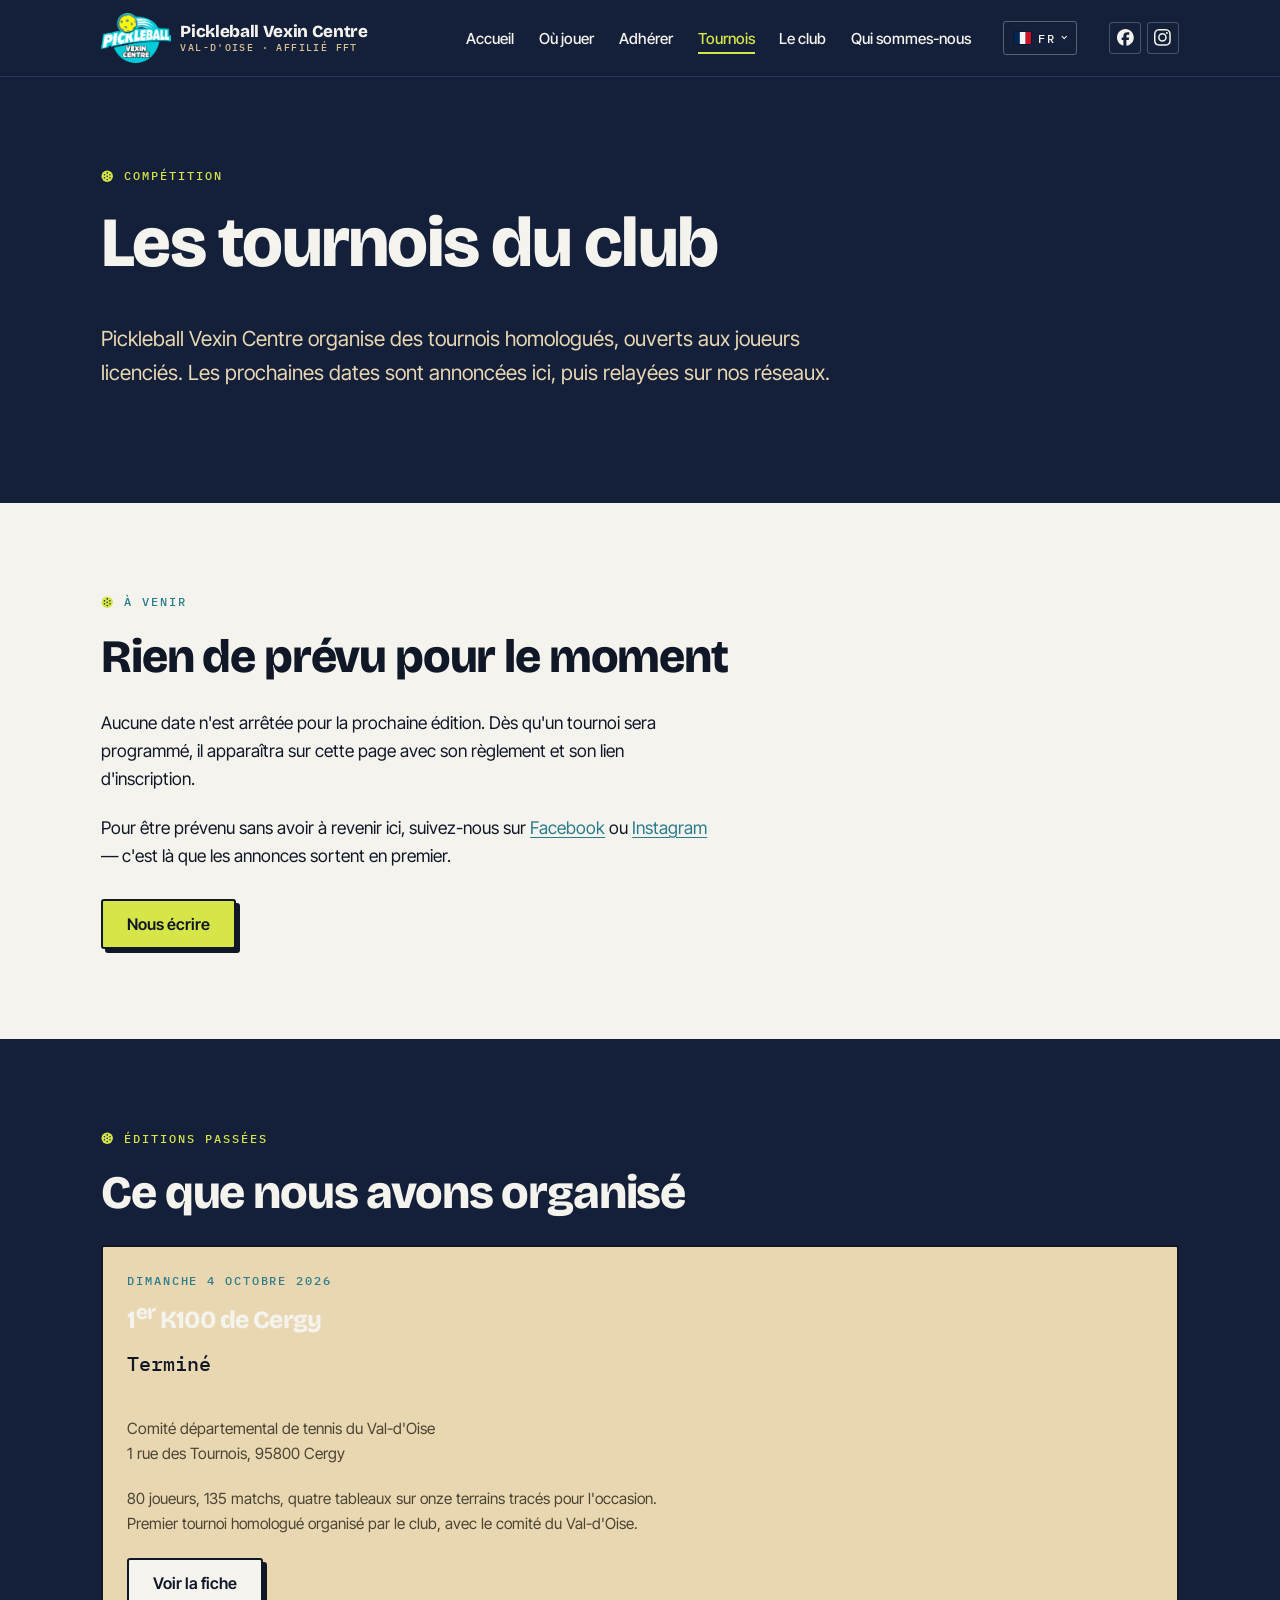
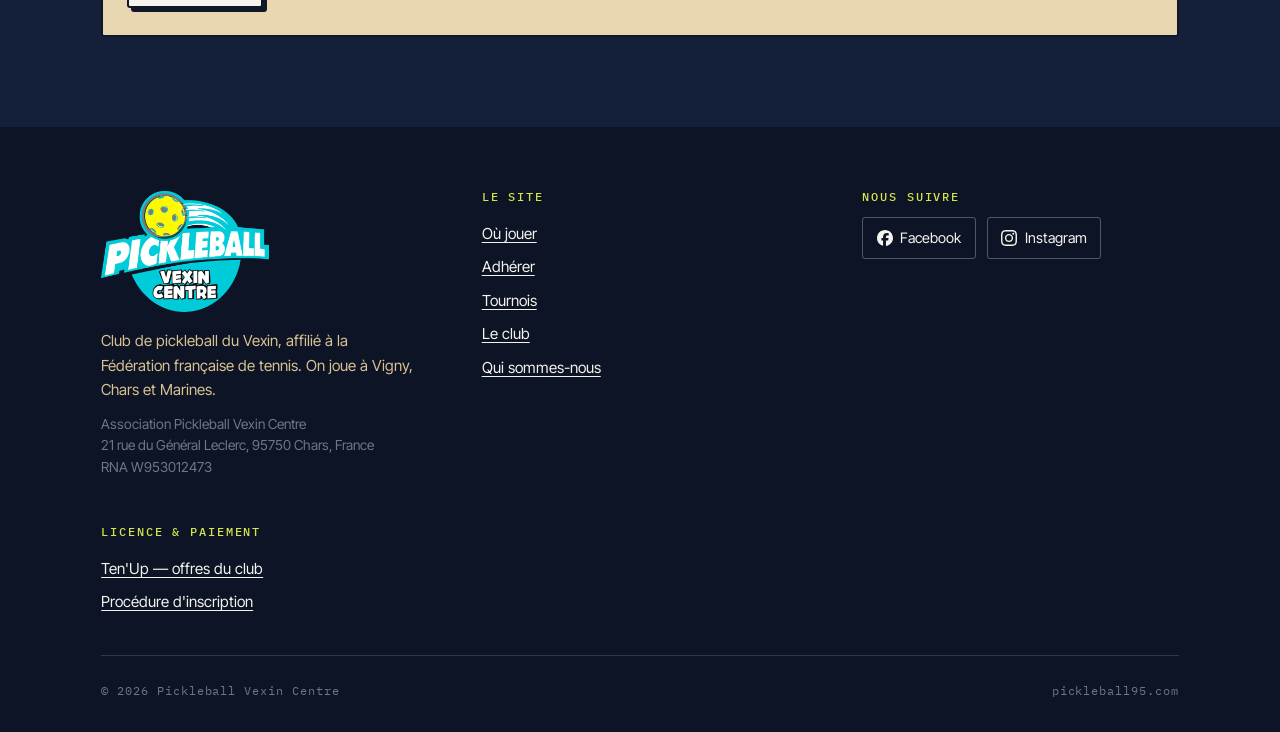
<file: tournois.html>
<!DOCTYPE html>
<html lang="fr">
<head>
<meta charset="utf-8">
<meta name="viewport" content="width=device-width, initial-scale=1">
<title>Tournois — Pickleball Vexin Centre</title>
<meta name="description" content="Les tournois du club de pickleball du Vexin. Prochaines dates et éditions passées, dont le 1er K100 de Cergy et ses 80 participants en octobre 2026.">
<link rel="canonical" href="https://pickleball95.com/tournois.html">
<link rel="alternate" hreflang="fr" href="https://pickleball95.com/tournois.html">
<link rel="alternate" hreflang="en" href="https://pickleball95.com/en/tournaments.html">
<link rel="alternate" hreflang="x-default" href="https://pickleball95.com/tournois.html">
<meta property="og:type" content="website">
<meta property="og:site_name" content="Pickleball Vexin Centre">
<meta property="og:title" content="Tournois — Pickleball Vexin Centre">
<meta property="og:description" content="Les tournois du club de pickleball du Vexin. Prochaines dates et éditions passées, dont le 1er K100 de Cergy et ses 80 participants en octobre 2026.">
<meta property="og:url" content="https://pickleball95.com/tournois.html">
<meta property="og:locale" content="fr_FR">
<meta property="og:image" content="https://pickleball95.com/og-image.png">
<meta property="og:image:width" content="1200">
<meta property="og:image:height" content="630">
<meta property="og:image:alt" content="Logo Pickleball Vexin Centre">
<meta name="twitter:card" content="summary_large_image">

<link rel="icon" href="/favicon.svg" type="image/svg+xml">
<link rel="icon" href="/favicon.ico" sizes="32x32">
<link rel="apple-touch-icon" href="/apple-touch-icon.png">
<link rel="preconnect" href="https://fonts.googleapis.com">
<link rel="preconnect" href="https://fonts.gstatic.com" crossorigin>
<link href="https://fonts.googleapis.com/css2?family=Bricolage+Grotesque:opsz,wght@12..96,700;12..96,800&family=IBM+Plex+Mono:wght@400;500&family=Inter+Tight:wght@400;500;600&display=swap" rel="stylesheet">
<link rel="stylesheet" href="styles.css">
</head>
<body>

<a class="saut-contenu" href="#contenu">Aller au contenu</a>

<header class="entete">
  <div class="enveloppe entete__interieur">
    <a class="marque" href="index.html">
      <img class="marque__logo" src="/logo-pvc.png" alt="" width="640" height="460">
      <span>Pickleball Vexin Centre<small>Val-d'Oise · Affilié FFT</small></span>
    </a>
    <div class="entete__droite">
      <nav class="nav" aria-label="Navigation principale">
        <ul>
          <li><a href="index.html">Accueil</a></li>
          <li><a href="ou-jouer.html">Où jouer</a></li>
          <li><a href="adherer.html">Adhérer</a></li>
          <li><a href="tournois.html" aria-current="page">Tournois</a></li>
          <li><a href="le-club.html">Le club</a></li>
          <li><a href="qui-sommes-nous.html">Qui sommes-nous</a></li>
        </ul>
      </nav>
      <details class="langue">
      <summary aria-label="Choisir la langue"><svg class="drapeau" viewBox="0 0 21 15" aria-hidden="true"><rect width="7" height="15" fill="#002654"/><rect x="7" width="7" height="15" fill="#f5f5f5"/><rect x="14" width="7" height="15" fill="#ce1126"/></svg><span>FR</span></summary>
      <div class="langue__menu">
        <a href="tournois.html" hreflang="fr" lang="fr" aria-current="true"><svg class="drapeau" viewBox="0 0 21 15" aria-hidden="true"><rect width="7" height="15" fill="#002654"/><rect x="7" width="7" height="15" fill="#f5f5f5"/><rect x="14" width="7" height="15" fill="#ce1126"/></svg>Français</a>
        <a href="en/tournaments.html" hreflang="en" lang="en"><svg class="drapeau" viewBox="0 0 21 15" aria-hidden="true"><rect width="21" height="15" fill="#f5f5f5"/><g fill="#b31942"><rect y="0.0000" width="21" height="1.1538"/><rect y="2.3077" width="21" height="1.1538"/><rect y="4.6154" width="21" height="1.1538"/><rect y="6.9231" width="21" height="1.1538"/><rect y="9.2308" width="21" height="1.1538"/><rect y="11.5385" width="21" height="1.1538"/><rect y="13.8462" width="21" height="1.1538"/></g><rect width="8.4" height="8.0769" fill="#0a3161"/></svg>English</a>
      </div>
    </details>
      <div class="reseaux">
        <a href="https://www.facebook.com/p/Pickleball-Vexin-Centre-100078045906528/" rel="noopener" aria-label="Pickleball Vexin Centre sur Facebook" title="Facebook"><svg viewBox="0 0 24 24" aria-hidden="true" focusable="false"><path d="M9.101 23.691v-7.98H6.627v-3.667h2.474v-1.58c0-4.085 1.848-5.978 5.858-5.978.401 0 .955.042 1.468.103a8.68 8.68 0 0 1 1.141.195v3.325a8.623 8.623 0 0 0-.653-.036 26.805 26.805 0 0 0-.733-.009c-.707 0-1.259.096-1.675.309a1.686 1.686 0 0 0-.679.622c-.258.42-.374.995-.374 1.752v1.297h3.919l-.386 2.103-.287 1.564h-3.246v8.245C19.396 23.238 24 18.179 24 12.044c0-6.627-5.373-12-12-12s-12 5.373-12 12c0 5.628 3.874 10.35 9.101 11.647Z"/></svg></a>
        <a href="https://www.instagram.com/pickleball_vexin_centre/" rel="noopener" aria-label="Pickleball Vexin Centre sur Instagram" title="Instagram"><svg viewBox="0 0 24 24" aria-hidden="true" focusable="false"><path d="M7.0301.084c-1.2768.0602-2.1487.264-2.911.5634-.7888.3075-1.4575.72-2.1228 1.3877-.6652.6677-1.075 1.3368-1.3802 2.127-.2954.7638-.4956 1.6365-.552 2.914-.0564 1.2775-.0689 1.6882-.0626 4.947.0062 3.2586.0206 3.6671.0825 4.9473.061 1.2765.264 2.1482.5635 2.9107.308.7889.72 1.4573 1.388 2.1228.6679.6655 1.3365 1.0743 2.1285 1.38.7632.295 1.6361.4961 2.9134.552 1.2773.056 1.6884.069 4.9462.0627 3.2578-.0062 3.668-.0207 4.9478-.0814 1.28-.0607 2.147-.2652 2.9098-.5633.7889-.3086 1.4578-.72 2.1228-1.3881.665-.6682 1.0745-1.3378 1.3795-2.1284.2957-.7632.4966-1.636.552-2.9124.056-1.2809.0692-1.6898.063-4.948-.0063-3.2583-.021-3.6668-.0817-4.9465-.0607-1.2797-.264-2.1487-.5633-2.9117-.3084-.7889-.72-1.4568-1.3876-2.1228C21.2982 1.33 20.628.9208 19.8378.6165 19.074.321 18.2017.1197 16.9244.0645 15.6471.0093 15.236-.005 11.977.0014 8.718.0076 8.31.0215 7.0301.0839m.1402 21.6932c-1.17-.0509-1.8053-.2453-2.2287-.408-.5606-.216-.96-.4771-1.3819-.895-.422-.4178-.6811-.8186-.9-1.378-.1644-.4234-.3624-1.058-.4171-2.228-.0595-1.2645-.072-1.6442-.079-4.848-.007-3.2037.0053-3.583.0607-4.848.05-1.169.2456-1.805.408-2.2282.216-.5613.4762-.96.895-1.3816.4188-.4217.8184-.6814 1.3783-.9003.423-.1651 1.0575-.3614 2.227-.4171 1.2655-.06 1.6447-.072 4.848-.079 3.2033-.007 3.5835.005 4.8495.0608 1.169.0508 1.8053.2445 2.228.408.5608.216.96.4754 1.3816.895.4217.4194.6816.8176.9005 1.3787.1653.4217.3617 1.056.4169 2.2263.0602 1.2655.0739 1.645.0796 4.848.0058 3.203-.0055 3.5834-.061 4.848-.051 1.17-.245 1.8055-.408 2.2294-.216.5604-.4763.96-.8954 1.3814-.419.4215-.8181.6811-1.3783.9-.4224.1649-1.0577.3617-2.2262.4174-1.2656.0595-1.6448.072-4.8493.079-3.2045.007-3.5825-.006-4.848-.0608M16.953 5.5864A1.44 1.44 0 1 0 18.39 4.144a1.44 1.44 0 0 0-1.437 1.4424M5.8385 12.012c.0067 3.4032 2.7706 6.1557 6.173 6.1493 3.4026-.0065 6.157-2.7701 6.1506-6.1733-.0065-3.4032-2.771-6.1565-6.174-6.1498-3.403.0067-6.156 2.771-6.1496 6.1738M8 12.0077a4 4 0 1 1 4.008 3.9921A3.9996 3.9996 0 0 1 8 12.0077"/></svg></a>
      </div>
    </div>
  </div>
</header>

<main id="contenu">

  <section class="bloc bloc--nuit">
    <div class="enveloppe">
      <p class="sourcil">
        <svg class="balle" viewBox="0 0 24 24" aria-hidden="true"><circle cx="12" cy="12" r="11"/><circle cx="12" cy="5.6" r="1.5"/><circle cx="17.3" cy="9" r="1.5"/><circle cx="17.3" cy="15" r="1.5"/><circle cx="12" cy="18.4" r="1.5"/><circle cx="6.7" cy="15" r="1.5"/><circle cx="6.7" cy="9" r="1.5"/><circle cx="12" cy="12" r="1.5"/></svg>
        Compétition
      </p>
      <h1>Les tournois du club</h1>
      <p class="intro">Pickleball Vexin Centre organise des tournois homologués, ouverts aux joueurs licenciés. Les prochaines dates sont annoncées ici, puis relayées sur nos réseaux.</p>
    </div>
  </section>

  <section class="bloc">
    <div class="enveloppe">
      <p class="sourcil">
        <svg class="balle" viewBox="0 0 24 24" aria-hidden="true"><circle cx="12" cy="12" r="11"/><circle cx="12" cy="5.6" r="1.5"/><circle cx="17.3" cy="9" r="1.5"/><circle cx="17.3" cy="15" r="1.5"/><circle cx="12" cy="18.4" r="1.5"/><circle cx="6.7" cy="15" r="1.5"/><circle cx="6.7" cy="9" r="1.5"/><circle cx="12" cy="12" r="1.5"/></svg>
        À venir
      </p>
      <h2>Rien de prévu pour le moment</h2>
      <p>Aucune date n'est arrêtée pour la prochaine édition. Dès qu'un tournoi sera programmé, il apparaîtra sur cette page avec son règlement et son lien d'inscription.</p>
      <p>Pour être prévenu sans avoir à revenir ici, suivez-nous sur <a href="https://www.facebook.com/p/Pickleball-Vexin-Centre-100078045906528/" rel="noopener">Facebook</a> ou <a href="https://www.instagram.com/pickleball_vexin_centre/" rel="noopener">Instagram</a> — c'est là que les annonces sortent en premier.</p>
      <div class="rangee-boutons">
        <a class="bouton" href="le-club.html#contact">Nous écrire</a>
      </div>
    </div>
  </section>

  <section class="bloc bloc--nuit">
    <div class="enveloppe">
      <p class="sourcil">
        <svg class="balle" viewBox="0 0 24 24" aria-hidden="true"><circle cx="12" cy="12" r="11"/><circle cx="12" cy="5.6" r="1.5"/><circle cx="17.3" cy="9" r="1.5"/><circle cx="17.3" cy="15" r="1.5"/><circle cx="12" cy="18.4" r="1.5"/><circle cx="6.7" cy="15" r="1.5"/><circle cx="6.7" cy="9" r="1.5"/><circle cx="12" cy="12" r="1.5"/></svg>
        Éditions passées
      </p>
      <h2>Ce que nous avons organisé</h2>
      <div class="grille">
        <article class="gymnase">
          <p class="gymnase__jour">Dimanche 4 octobre 2026</p>
          <h3>1<sup>er</sup> K100 de Cergy</h3>
          <p class="gymnase__creneau">Terminé</p>
          <address>Comité départemental de tennis du Val-d'Oise<br>1 rue des Tournois, 95800 Cergy</address>
          <p style="font-size:0.96rem;color:#4a4433">80 joueurs, 135 matchs, quatre tableaux sur onze terrains tracés pour l'occasion. Premier tournoi homologué organisé par le club, avec le comité du Val-d'Oise.</p>
          <a class="bouton" href="tournoi-k100.html">Voir la fiche</a>
        </article>
      </div>
    </div>
  </section>

</main>

<footer class="pied">
  <div class="enveloppe">
    <div class="pied__grille">
      <div>
        <h2 class="pied__marque"><img src="/logo-pvc.png" alt="Pickleball Vexin Centre" width="640" height="460"></h2>
        <p>Club de pickleball du Vexin, affilié à la Fédération française de tennis. On joue à Vigny, Chars et Marines.</p>
        <p class="pied__legal">Association Pickleball Vexin Centre<br>21 rue du Général Leclerc, 95750 Chars, France<br>RNA W953012473</p>
      </div>
      <div>
        <h3>Le site</h3>
        <ul>
          <li><a href="ou-jouer.html">Où jouer</a></li>
          <li><a href="adherer.html">Adhérer</a></li>
          <li><a href="tournois.html">Tournois</a></li>
          <li><a href="le-club.html">Le club</a></li>
        
          <li><a href="qui-sommes-nous.html">Qui sommes-nous</a></li></ul>
      </div>
      <div>
        <h3>Nous suivre</h3>
        <div class="social">
          <a href="https://www.facebook.com/p/Pickleball-Vexin-Centre-100078045906528/" rel="noopener"><span class="social__icone"><svg viewBox="0 0 24 24" aria-hidden="true" focusable="false"><path d="M9.101 23.691v-7.98H6.627v-3.667h2.474v-1.58c0-4.085 1.848-5.978 5.858-5.978.401 0 .955.042 1.468.103a8.68 8.68 0 0 1 1.141.195v3.325a8.623 8.623 0 0 0-.653-.036 26.805 26.805 0 0 0-.733-.009c-.707 0-1.259.096-1.675.309a1.686 1.686 0 0 0-.679.622c-.258.42-.374.995-.374 1.752v1.297h3.919l-.386 2.103-.287 1.564h-3.246v8.245C19.396 23.238 24 18.179 24 12.044c0-6.627-5.373-12-12-12s-12 5.373-12 12c0 5.628 3.874 10.35 9.101 11.647Z"/></svg></span>Facebook</a>
          <a href="https://www.instagram.com/pickleball_vexin_centre/" rel="noopener"><span class="social__icone"><svg viewBox="0 0 24 24" aria-hidden="true" focusable="false"><path d="M7.0301.084c-1.2768.0602-2.1487.264-2.911.5634-.7888.3075-1.4575.72-2.1228 1.3877-.6652.6677-1.075 1.3368-1.3802 2.127-.2954.7638-.4956 1.6365-.552 2.914-.0564 1.2775-.0689 1.6882-.0626 4.947.0062 3.2586.0206 3.6671.0825 4.9473.061 1.2765.264 2.1482.5635 2.9107.308.7889.72 1.4573 1.388 2.1228.6679.6655 1.3365 1.0743 2.1285 1.38.7632.295 1.6361.4961 2.9134.552 1.2773.056 1.6884.069 4.9462.0627 3.2578-.0062 3.668-.0207 4.9478-.0814 1.28-.0607 2.147-.2652 2.9098-.5633.7889-.3086 1.4578-.72 2.1228-1.3881.665-.6682 1.0745-1.3378 1.3795-2.1284.2957-.7632.4966-1.636.552-2.9124.056-1.2809.0692-1.6898.063-4.948-.0063-3.2583-.021-3.6668-.0817-4.9465-.0607-1.2797-.264-2.1487-.5633-2.9117-.3084-.7889-.72-1.4568-1.3876-2.1228C21.2982 1.33 20.628.9208 19.8378.6165 19.074.321 18.2017.1197 16.9244.0645 15.6471.0093 15.236-.005 11.977.0014 8.718.0076 8.31.0215 7.0301.0839m.1402 21.6932c-1.17-.0509-1.8053-.2453-2.2287-.408-.5606-.216-.96-.4771-1.3819-.895-.422-.4178-.6811-.8186-.9-1.378-.1644-.4234-.3624-1.058-.4171-2.228-.0595-1.2645-.072-1.6442-.079-4.848-.007-3.2037.0053-3.583.0607-4.848.05-1.169.2456-1.805.408-2.2282.216-.5613.4762-.96.895-1.3816.4188-.4217.8184-.6814 1.3783-.9003.423-.1651 1.0575-.3614 2.227-.4171 1.2655-.06 1.6447-.072 4.848-.079 3.2033-.007 3.5835.005 4.8495.0608 1.169.0508 1.8053.2445 2.228.408.5608.216.96.4754 1.3816.895.4217.4194.6816.8176.9005 1.3787.1653.4217.3617 1.056.4169 2.2263.0602 1.2655.0739 1.645.0796 4.848.0058 3.203-.0055 3.5834-.061 4.848-.051 1.17-.245 1.8055-.408 2.2294-.216.5604-.4763.96-.8954 1.3814-.419.4215-.8181.6811-1.3783.9-.4224.1649-1.0577.3617-2.2262.4174-1.2656.0595-1.6448.072-4.8493.079-3.2045.007-3.5825-.006-4.848-.0608M16.953 5.5864A1.44 1.44 0 1 0 18.39 4.144a1.44 1.44 0 0 0-1.437 1.4424M5.8385 12.012c.0067 3.4032 2.7706 6.1557 6.173 6.1493 3.4026-.0065 6.157-2.7701 6.1506-6.1733-.0065-3.4032-2.771-6.1565-6.174-6.1498-3.403.0067-6.156 2.771-6.1496 6.1738M8 12.0077a4 4 0 1 1 4.008 3.9921A3.9996 3.9996 0 0 1 8 12.0077"/></svg></span>Instagram</a>
        </div>
      </div>
      <div>
        <h3>Licence &amp; paiement</h3>
        <ul>
          <li><a href="https://tenup.fft.fr/club/57950515/offres" rel="noopener">Ten'Up — offres du club</a></li>
          <li><a href="adherer.html">Procédure d'inscription</a></li>
        </ul>
      </div>
    </div>
    <div class="pied__bas">
      <span>© 2026 Pickleball Vexin Centre</span>
      <span>pickleball95.com</span>
    </div>
  </div>
</footer>

<script>
document.addEventListener('click', function (e) {
  document.querySelectorAll('details.langue[open]').forEach(function (d) {
    if (!d.contains(e.target)) d.removeAttribute('open');
  });
});
document.addEventListener('keydown', function (e) {
  if (e.key === 'Escape') {
    document.querySelectorAll('details.langue[open]').forEach(function (d) {
      d.removeAttribute('open');
    });
  }
});
</script>
</body>
</html>
</file>
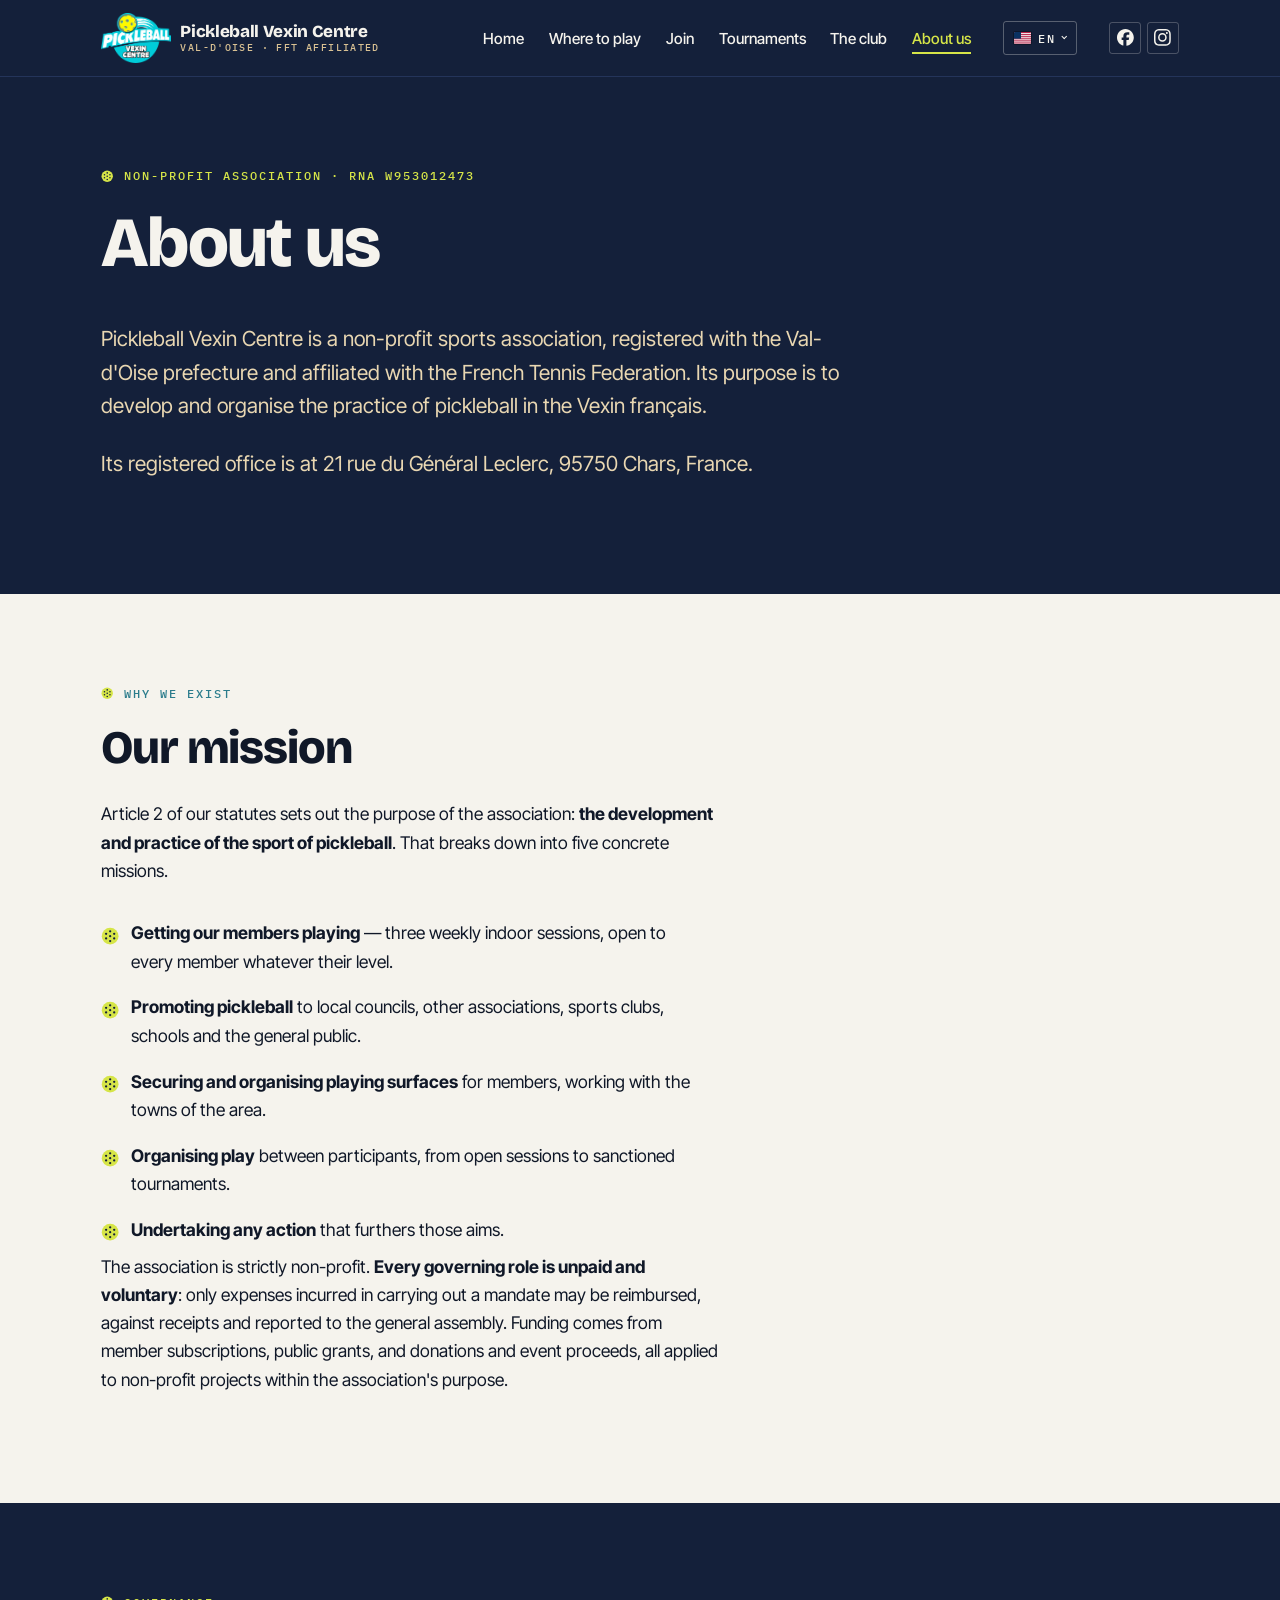
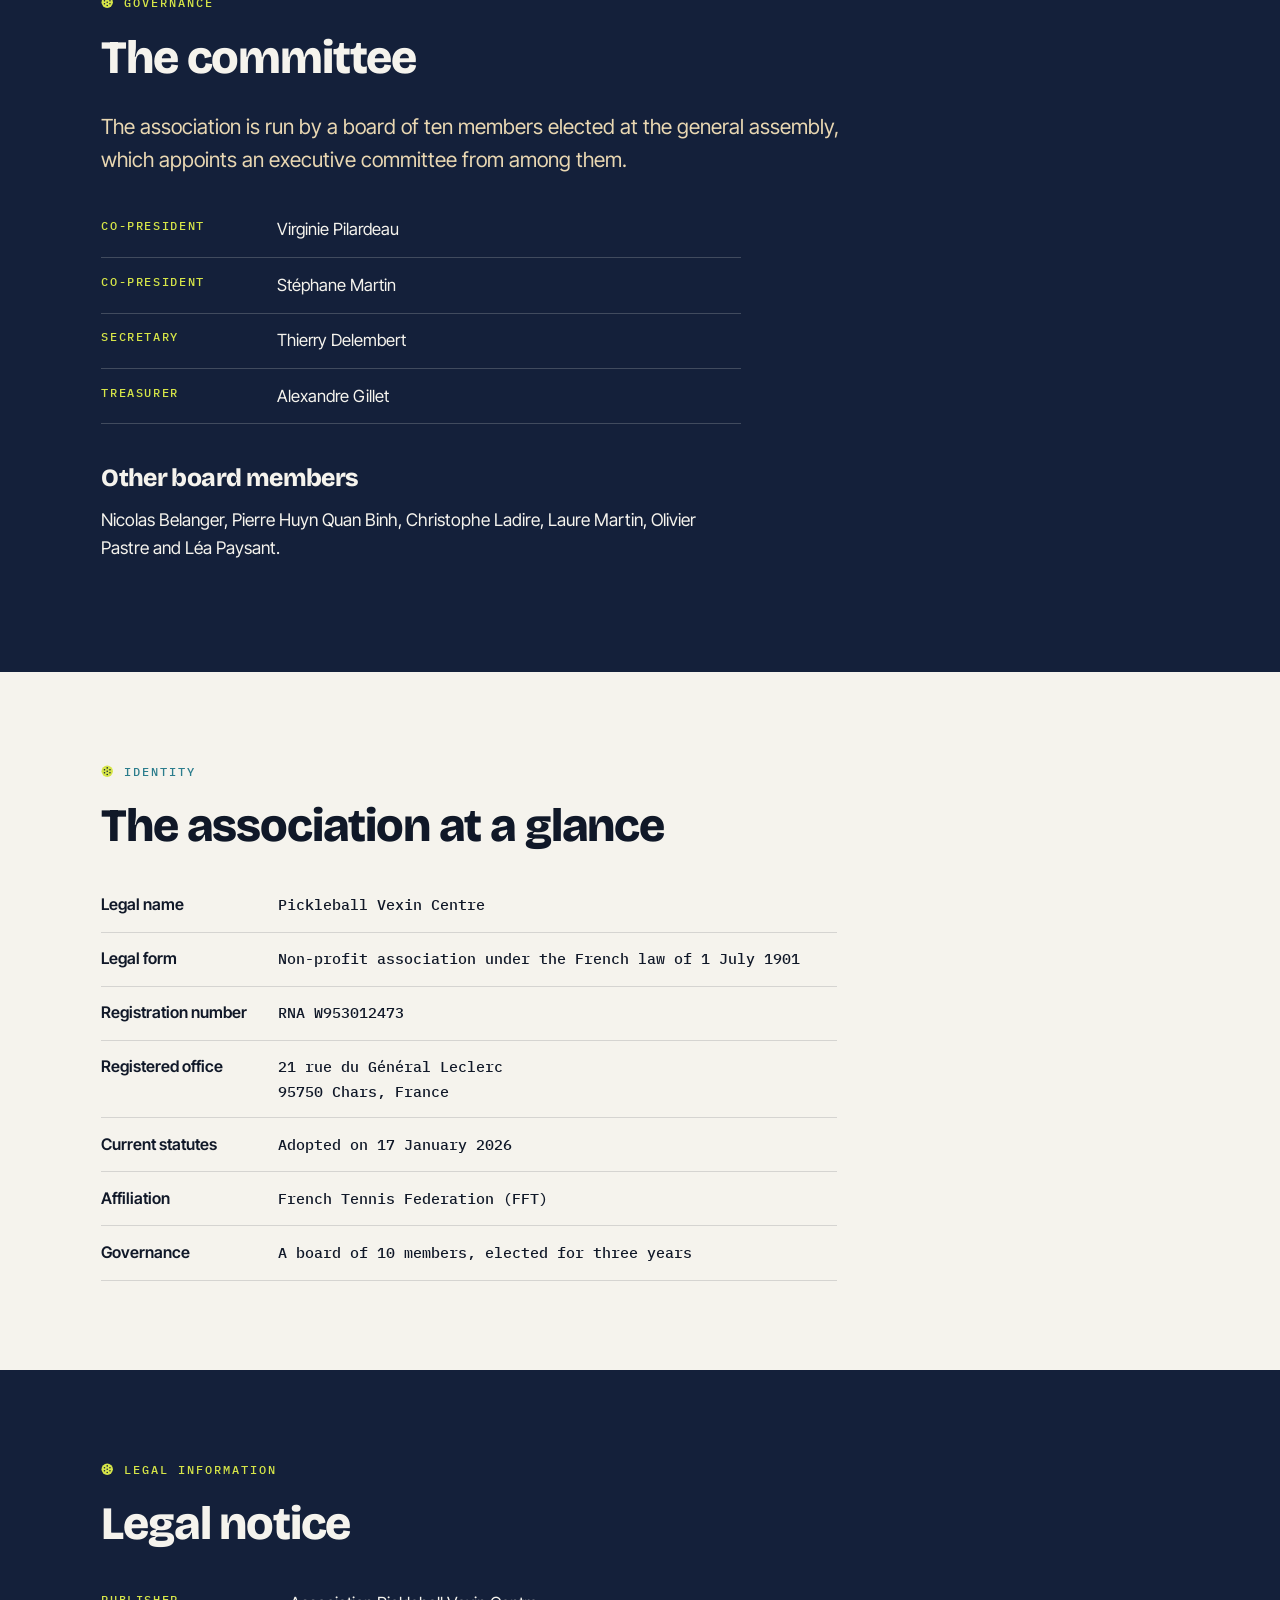
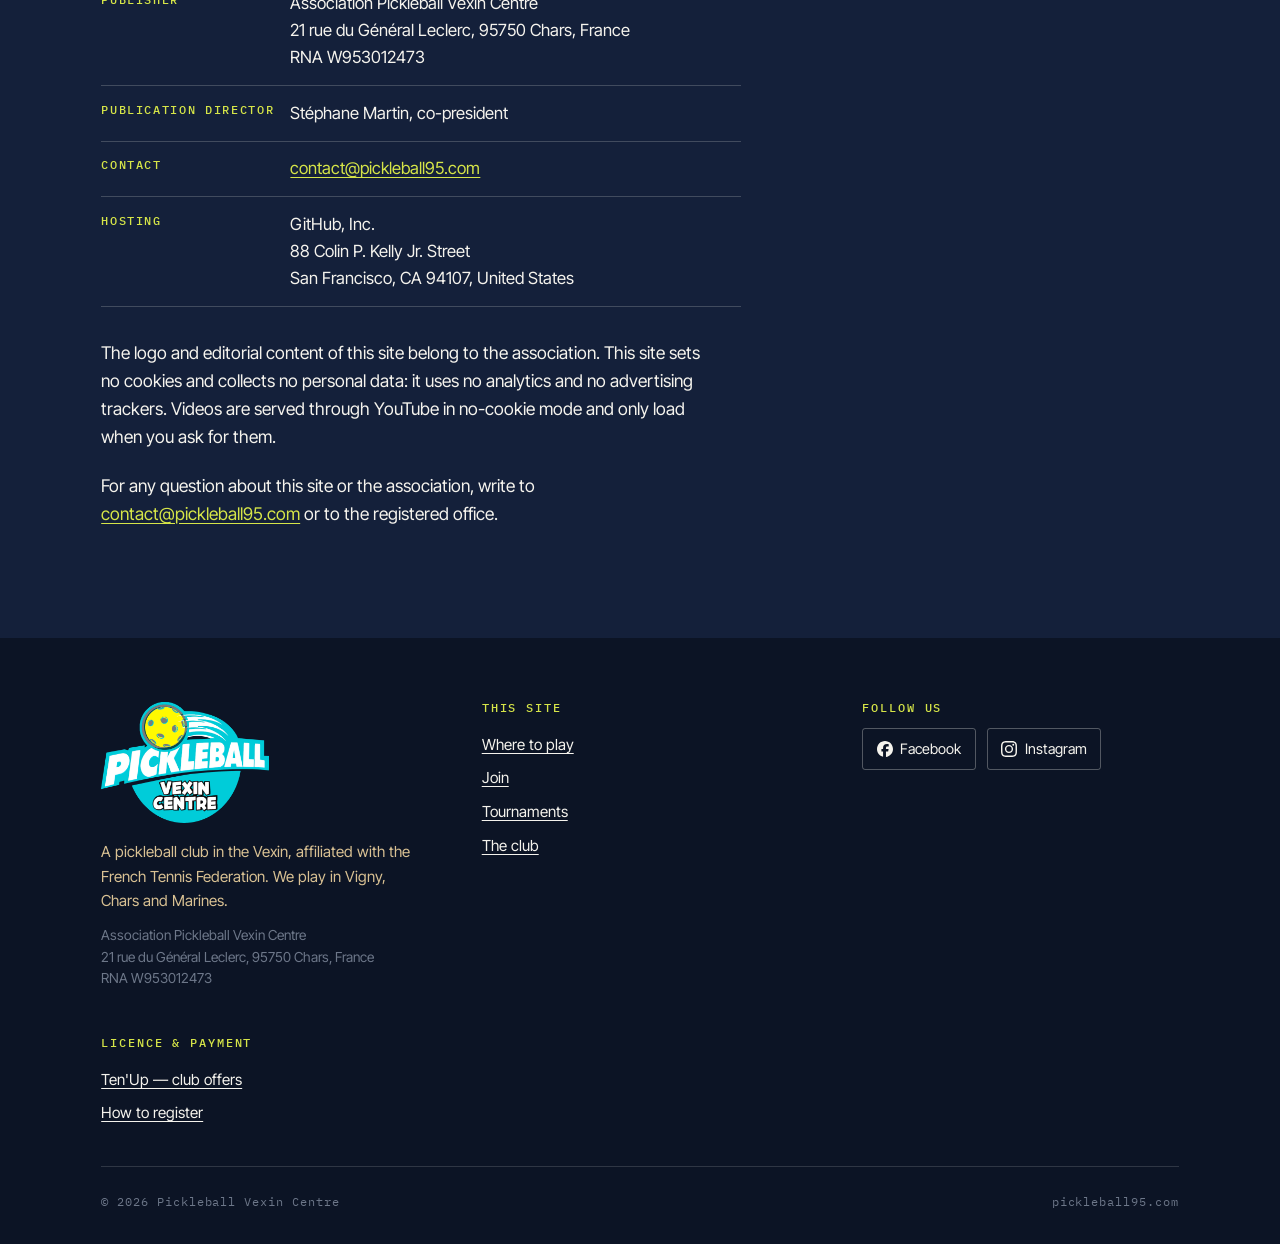
<file: en/about-us.html>
<!DOCTYPE html>
<html lang="en">
<head>
<meta charset="utf-8">
<meta name="viewport" content="width=device-width, initial-scale=1">
<title>About us — Pickleball Vexin Centre, registered non-profit</title>
<meta name="description" content="Non-profit association registered under RNA W953012473, office in Chars, France. Mission, committee, legal identity and legal notice.">
<link rel="canonical" href="https://pickleball95.com/en/about-us.html">
<meta property="og:type" content="website">
<meta property="og:site_name" content="Pickleball Vexin Centre">
<meta property="og:title" content="About us — Pickleball Vexin Centre, registered non-profit">
<meta property="og:description" content="Non-profit association registered under RNA W953012473, office in Chars, France. Mission, committee, legal identity and legal notice.">
<meta property="og:url" content="https://pickleball95.com/en/about-us.html">
<meta property="og:locale" content="en_GB">
<meta property="og:image" content="https://pickleball95.com/og-image.png">
<meta property="og:image:width" content="1200">
<meta property="og:image:height" content="630">
<meta property="og:image:alt" content="Logo Pickleball Vexin Centre">
<meta name="twitter:card" content="summary_large_image">

<link rel="alternate" hreflang="fr" href="https://pickleball95.com/qui-sommes-nous.html">
<link rel="alternate" hreflang="en" href="https://pickleball95.com/en/about-us.html">
<link rel="alternate" hreflang="x-default" href="https://pickleball95.com/qui-sommes-nous.html">
<link rel="icon" href="/favicon.svg" type="image/svg+xml">
<link rel="icon" href="/favicon.ico" sizes="32x32">
<link rel="apple-touch-icon" href="/apple-touch-icon.png">
<link rel="preconnect" href="https://fonts.googleapis.com">
<link rel="preconnect" href="https://fonts.gstatic.com" crossorigin>
<link href="https://fonts.googleapis.com/css2?family=Bricolage+Grotesque:opsz,wght@12..96,700;12..96,800&family=IBM+Plex+Mono:wght@400;500&family=Inter+Tight:wght@400;500;600&display=swap" rel="stylesheet">
<script type="application/ld+json">
{
  "@context": "https://schema.org",
  "@type": [
    "SportsClub",
    "NGO"
  ],
  "@id": "https://pickleball95.com/#club",
  "name": "Pickleball Vexin Centre",
  "legalName": "Association Pickleball Vexin Centre",
  "url": "https://pickleball95.com/",
  "logo": "https://pickleball95.com/logo-pvc.png",
  "identifier": {
    "@type": "PropertyValue",
    "propertyID": "RNA",
    "value": "W953012473"
  },
  "nonprofitStatus": "https://schema.org/NonprofitANBI",
  "foundingDate": "2026-01-17",
  "sport": "Pickleball",
  "email": "contact@pickleball95.com",
  "address": {
    "@type": "PostalAddress",
    "streetAddress": "21 rue du Général Leclerc",
    "postalCode": "95750",
    "addressLocality": "Chars",
    "addressRegion": "Val-d'Oise",
    "addressCountry": "FR"
  },
  "description": "Association loi 1901 ayant pour objet le développement et l'exercice du pickleball dans le Vexin français : créneaux hebdomadaires en gymnase, promotion du sport auprès des collectivités et des écoles, et organisation de rencontres et de tournois.",
  "memberOf": {
    "@type": "SportsOrganization",
    "name": "Fédération française de tennis",
    "alternateName": "FFT",
    "url": "https://www.fft.fr/"
  },
  "sameAs": [
    "https://www.facebook.com/p/Pickleball-Vexin-Centre-100078045906528/",
    "https://www.instagram.com/pickleball_vexin_centre/"
  ]
}
</script>
<link rel="stylesheet" href="../styles.css">
</head>
<body>

<a class="saut-contenu" href="#contenu">Skip to content</a>

<header class="entete">
  <div class="enveloppe entete__interieur">
    <a class="marque" href="index.html">
      <img class="marque__logo" src="/logo-pvc.png" alt="" width="640" height="460">
      <span>Pickleball Vexin Centre<small>Val-d'Oise · FFT affiliated</small></span>
    </a>
    <div class="entete__droite">
      <nav class="nav" aria-label="Main navigation">
        <ul>
          <li><a href="index.html">Home</a></li>
          <li><a href="where-to-play.html">Where to play</a></li>
          <li><a href="join.html">Join</a></li>
          <li><a href="tournaments.html">Tournaments</a></li>
          <li><a href="the-club.html">The club</a></li>
          <li><a href="about-us.html" aria-current="page">About us</a></li>
        </ul>
      </nav>
      <details class="langue">
      <summary aria-label="Choose language"><svg class="drapeau" viewBox="0 0 21 15" aria-hidden="true"><rect width="21" height="15" fill="#f5f5f5"/><g fill="#b31942"><rect y="0.0000" width="21" height="1.1538"/><rect y="2.3077" width="21" height="1.1538"/><rect y="4.6154" width="21" height="1.1538"/><rect y="6.9231" width="21" height="1.1538"/><rect y="9.2308" width="21" height="1.1538"/><rect y="11.5385" width="21" height="1.1538"/><rect y="13.8462" width="21" height="1.1538"/></g><rect width="8.4" height="8.0769" fill="#0a3161"/></svg><span>EN</span></summary>
      <div class="langue__menu">
        <a href="../qui-sommes-nous.html" hreflang="fr" lang="fr"><svg class="drapeau" viewBox="0 0 21 15" aria-hidden="true"><rect width="7" height="15" fill="#002654"/><rect x="7" width="7" height="15" fill="#f5f5f5"/><rect x="14" width="7" height="15" fill="#ce1126"/></svg>Français</a>
        <a href="about-us.html" hreflang="en" lang="en" aria-current="true"><svg class="drapeau" viewBox="0 0 21 15" aria-hidden="true"><rect width="21" height="15" fill="#f5f5f5"/><g fill="#b31942"><rect y="0.0000" width="21" height="1.1538"/><rect y="2.3077" width="21" height="1.1538"/><rect y="4.6154" width="21" height="1.1538"/><rect y="6.9231" width="21" height="1.1538"/><rect y="9.2308" width="21" height="1.1538"/><rect y="11.5385" width="21" height="1.1538"/><rect y="13.8462" width="21" height="1.1538"/></g><rect width="8.4" height="8.0769" fill="#0a3161"/></svg>English</a>
      </div>
    </details>
      <div class="reseaux">
        <a href="https://www.facebook.com/p/Pickleball-Vexin-Centre-100078045906528/" rel="noopener" aria-label="Pickleball Vexin Centre sur Facebook" title="Facebook"><svg viewBox="0 0 24 24" aria-hidden="true" focusable="false"><path d="M9.101 23.691v-7.98H6.627v-3.667h2.474v-1.58c0-4.085 1.848-5.978 5.858-5.978.401 0 .955.042 1.468.103a8.68 8.68 0 0 1 1.141.195v3.325a8.623 8.623 0 0 0-.653-.036 26.805 26.805 0 0 0-.733-.009c-.707 0-1.259.096-1.675.309a1.686 1.686 0 0 0-.679.622c-.258.42-.374.995-.374 1.752v1.297h3.919l-.386 2.103-.287 1.564h-3.246v8.245C19.396 23.238 24 18.179 24 12.044c0-6.627-5.373-12-12-12s-12 5.373-12 12c0 5.628 3.874 10.35 9.101 11.647Z"/></svg></a>
        <a href="https://www.instagram.com/pickleball_vexin_centre/" rel="noopener" aria-label="Pickleball Vexin Centre sur Instagram" title="Instagram"><svg viewBox="0 0 24 24" aria-hidden="true" focusable="false"><path d="M7.0301.084c-1.2768.0602-2.1487.264-2.911.5634-.7888.3075-1.4575.72-2.1228 1.3877-.6652.6677-1.075 1.3368-1.3802 2.127-.2954.7638-.4956 1.6365-.552 2.914-.0564 1.2775-.0689 1.6882-.0626 4.947.0062 3.2586.0206 3.6671.0825 4.9473.061 1.2765.264 2.1482.5635 2.9107.308.7889.72 1.4573 1.388 2.1228.6679.6655 1.3365 1.0743 2.1285 1.38.7632.295 1.6361.4961 2.9134.552 1.2773.056 1.6884.069 4.9462.0627 3.2578-.0062 3.668-.0207 4.9478-.0814 1.28-.0607 2.147-.2652 2.9098-.5633.7889-.3086 1.4578-.72 2.1228-1.3881.665-.6682 1.0745-1.3378 1.3795-2.1284.2957-.7632.4966-1.636.552-2.9124.056-1.2809.0692-1.6898.063-4.948-.0063-3.2583-.021-3.6668-.0817-4.9465-.0607-1.2797-.264-2.1487-.5633-2.9117-.3084-.7889-.72-1.4568-1.3876-2.1228C21.2982 1.33 20.628.9208 19.8378.6165 19.074.321 18.2017.1197 16.9244.0645 15.6471.0093 15.236-.005 11.977.0014 8.718.0076 8.31.0215 7.0301.0839m.1402 21.6932c-1.17-.0509-1.8053-.2453-2.2287-.408-.5606-.216-.96-.4771-1.3819-.895-.422-.4178-.6811-.8186-.9-1.378-.1644-.4234-.3624-1.058-.4171-2.228-.0595-1.2645-.072-1.6442-.079-4.848-.007-3.2037.0053-3.583.0607-4.848.05-1.169.2456-1.805.408-2.2282.216-.5613.4762-.96.895-1.3816.4188-.4217.8184-.6814 1.3783-.9003.423-.1651 1.0575-.3614 2.227-.4171 1.2655-.06 1.6447-.072 4.848-.079 3.2033-.007 3.5835.005 4.8495.0608 1.169.0508 1.8053.2445 2.228.408.5608.216.96.4754 1.3816.895.4217.4194.6816.8176.9005 1.3787.1653.4217.3617 1.056.4169 2.2263.0602 1.2655.0739 1.645.0796 4.848.0058 3.203-.0055 3.5834-.061 4.848-.051 1.17-.245 1.8055-.408 2.2294-.216.5604-.4763.96-.8954 1.3814-.419.4215-.8181.6811-1.3783.9-.4224.1649-1.0577.3617-2.2262.4174-1.2656.0595-1.6448.072-4.8493.079-3.2045.007-3.5825-.006-4.848-.0608M16.953 5.5864A1.44 1.44 0 1 0 18.39 4.144a1.44 1.44 0 0 0-1.437 1.4424M5.8385 12.012c.0067 3.4032 2.7706 6.1557 6.173 6.1493 3.4026-.0065 6.157-2.7701 6.1506-6.1733-.0065-3.4032-2.771-6.1565-6.174-6.1498-3.403.0067-6.156 2.771-6.1496 6.1738M8 12.0077a4 4 0 1 1 4.008 3.9921A3.9996 3.9996 0 0 1 8 12.0077"/></svg></a>
      </div>
    </div>
  </div>
</header>

<main id="contenu">

  <section class="bloc bloc--nuit">
    <div class="enveloppe">
      <p class="sourcil">
        <svg class="balle" viewBox="0 0 24 24" aria-hidden="true"><circle cx="12" cy="12" r="11"/><circle cx="12" cy="5.6" r="1.5"/><circle cx="17.3" cy="9" r="1.5"/><circle cx="17.3" cy="15" r="1.5"/><circle cx="12" cy="18.4" r="1.5"/><circle cx="6.7" cy="15" r="1.5"/><circle cx="6.7" cy="9" r="1.5"/><circle cx="12" cy="12" r="1.5"/></svg>
        Non-profit association · RNA W953012473
      </p>
      <h1>About us</h1>
      <p class="intro">Pickleball Vexin Centre is a non-profit sports association, registered with the Val-d'Oise prefecture and affiliated with the French Tennis Federation. Its purpose is to develop and organise the practice of pickleball in the Vexin français.</p>
      <p class="intro">Its registered office is at 21 rue du Général Leclerc, 95750 Chars, France.</p>
    </div>
  </section>

  <section class="bloc">
    <div class="enveloppe">
      <p class="sourcil">
        <svg class="balle" viewBox="0 0 24 24" aria-hidden="true"><circle cx="12" cy="12" r="11"/><circle cx="12" cy="5.6" r="1.5"/><circle cx="17.3" cy="9" r="1.5"/><circle cx="17.3" cy="15" r="1.5"/><circle cx="12" cy="18.4" r="1.5"/><circle cx="6.7" cy="15" r="1.5"/><circle cx="6.7" cy="9" r="1.5"/><circle cx="12" cy="12" r="1.5"/></svg>
        Why we exist
      </p>
      <h2>Our mission</h2>
      <p>Article 2 of our statutes sets out the purpose of the association: <strong>the development and practice of the sport of pickleball</strong>. That breaks down into five concrete missions.</p>
      <ul class="faits">
        <li><svg class="balle" viewBox="0 0 24 24" aria-hidden="true"><circle cx="12" cy="12" r="11"/><circle cx="12" cy="5.6" r="1.5"/><circle cx="17.3" cy="9" r="1.5"/><circle cx="17.3" cy="15" r="1.5"/><circle cx="12" cy="18.4" r="1.5"/><circle cx="6.7" cy="15" r="1.5"/><circle cx="6.7" cy="9" r="1.5"/><circle cx="12" cy="12" r="1.5"/></svg><span><strong>Getting our members playing</strong> — three weekly indoor sessions, open to every member whatever their level.</span></li>
        <li><svg class="balle" viewBox="0 0 24 24" aria-hidden="true"><circle cx="12" cy="12" r="11"/><circle cx="12" cy="5.6" r="1.5"/><circle cx="17.3" cy="9" r="1.5"/><circle cx="17.3" cy="15" r="1.5"/><circle cx="12" cy="18.4" r="1.5"/><circle cx="6.7" cy="15" r="1.5"/><circle cx="6.7" cy="9" r="1.5"/><circle cx="12" cy="12" r="1.5"/></svg><span><strong>Promoting pickleball</strong> to local councils, other associations, sports clubs, schools and the general public.</span></li>
        <li><svg class="balle" viewBox="0 0 24 24" aria-hidden="true"><circle cx="12" cy="12" r="11"/><circle cx="12" cy="5.6" r="1.5"/><circle cx="17.3" cy="9" r="1.5"/><circle cx="17.3" cy="15" r="1.5"/><circle cx="12" cy="18.4" r="1.5"/><circle cx="6.7" cy="15" r="1.5"/><circle cx="6.7" cy="9" r="1.5"/><circle cx="12" cy="12" r="1.5"/></svg><span><strong>Securing and organising playing surfaces</strong> for members, working with the towns of the area.</span></li>
        <li><svg class="balle" viewBox="0 0 24 24" aria-hidden="true"><circle cx="12" cy="12" r="11"/><circle cx="12" cy="5.6" r="1.5"/><circle cx="17.3" cy="9" r="1.5"/><circle cx="17.3" cy="15" r="1.5"/><circle cx="12" cy="18.4" r="1.5"/><circle cx="6.7" cy="15" r="1.5"/><circle cx="6.7" cy="9" r="1.5"/><circle cx="12" cy="12" r="1.5"/></svg><span><strong>Organising play</strong> between participants, from open sessions to sanctioned tournaments.</span></li>
        <li><svg class="balle" viewBox="0 0 24 24" aria-hidden="true"><circle cx="12" cy="12" r="11"/><circle cx="12" cy="5.6" r="1.5"/><circle cx="17.3" cy="9" r="1.5"/><circle cx="17.3" cy="15" r="1.5"/><circle cx="12" cy="18.4" r="1.5"/><circle cx="6.7" cy="15" r="1.5"/><circle cx="6.7" cy="9" r="1.5"/><circle cx="12" cy="12" r="1.5"/></svg><span><strong>Undertaking any action</strong> that furthers those aims.</span></li>
      </ul>
      <p>The association is strictly non-profit. <strong>Every governing role is unpaid and voluntary</strong>: only expenses incurred in carrying out a mandate may be reimbursed, against receipts and reported to the general assembly. Funding comes from member subscriptions, public grants, and donations and event proceeds, all applied to non-profit projects within the association's purpose.</p>
    </div>
  </section>

  <section class="bloc bloc--nuit">
    <div class="enveloppe">
      <p class="sourcil">
        <svg class="balle" viewBox="0 0 24 24" aria-hidden="true"><circle cx="12" cy="12" r="11"/><circle cx="12" cy="5.6" r="1.5"/><circle cx="17.3" cy="9" r="1.5"/><circle cx="17.3" cy="15" r="1.5"/><circle cx="12" cy="18.4" r="1.5"/><circle cx="6.7" cy="15" r="1.5"/><circle cx="6.7" cy="9" r="1.5"/><circle cx="12" cy="12" r="1.5"/></svg>
        Governance
      </p>
      <h2>The committee</h2>
      <p class="intro">The association is run by a board of ten members elected at the general assembly, which appoints an executive committee from among them.</p>
      <table class="fiche">
        <tbody>
          <tr><th scope="row">Co-president</th><td>Virginie Pilardeau</td></tr>
          <tr><th scope="row">Co-president</th><td>Stéphane Martin</td></tr>
          <tr><th scope="row">Secretary</th><td>Thierry Delembert</td></tr>
          <tr><th scope="row">Treasurer</th><td>Alexandre Gillet</td></tr>
        </tbody>
      </table>
      <h3 style="margin-top:2.6rem">Other board members</h3>
      <p>Nicolas Belanger, Pierre Huyn Quan Binh, Christophe Ladire, Laure Martin, Olivier Pastre and Léa Paysant.</p>
    </div>
  </section>

  <section class="bloc">
    <div class="enveloppe">
      <p class="sourcil">
        <svg class="balle" viewBox="0 0 24 24" aria-hidden="true"><circle cx="12" cy="12" r="11"/><circle cx="12" cy="5.6" r="1.5"/><circle cx="17.3" cy="9" r="1.5"/><circle cx="17.3" cy="15" r="1.5"/><circle cx="12" cy="18.4" r="1.5"/><circle cx="6.7" cy="15" r="1.5"/><circle cx="6.7" cy="9" r="1.5"/><circle cx="12" cy="12" r="1.5"/></svg>
        Identity
      </p>
      <h2>The association at a glance</h2>
      <table class="fiche fiche--clair">
        <tbody>
          <tr><th scope="row">Legal name</th><td>Pickleball Vexin Centre</td></tr>
          <tr><th scope="row">Legal form</th><td>Non-profit association under the French law of 1 July 1901</td></tr>
          <tr><th scope="row">Registration number</th><td>RNA W953012473</td></tr>
          <tr><th scope="row">Registered office</th><td>21 rue du Général Leclerc<br>95750 Chars, France</td></tr>
          <tr><th scope="row">Current statutes</th><td>Adopted on 17 January 2026</td></tr>
          <tr><th scope="row">Affiliation</th><td>French Tennis Federation (FFT)</td></tr>
          <tr><th scope="row">Governance</th><td>A board of 10 members, elected for three years</td></tr>
        </tbody>
      </table>
    </div>
  </section>

  <section class="bloc bloc--nuit" id="mentions-legales">
    <div class="enveloppe">
      <p class="sourcil">
        <svg class="balle" viewBox="0 0 24 24" aria-hidden="true"><circle cx="12" cy="12" r="11"/><circle cx="12" cy="5.6" r="1.5"/><circle cx="17.3" cy="9" r="1.5"/><circle cx="17.3" cy="15" r="1.5"/><circle cx="12" cy="18.4" r="1.5"/><circle cx="6.7" cy="15" r="1.5"/><circle cx="6.7" cy="9" r="1.5"/><circle cx="12" cy="12" r="1.5"/></svg>
        Legal information
      </p>
      <h2>Legal notice</h2>
      <table class="fiche">
        <tbody>
          <tr><th scope="row">Publisher</th><td>Association Pickleball Vexin Centre<br>21 rue du Général Leclerc, 95750 Chars, France<br>RNA W953012473</td></tr>
          <tr><th scope="row">Publication director</th><td>Stéphane Martin, co-president</td></tr>
          <tr><th scope="row">Contact</th><td><a href="mailto:contact@pickleball95.com">contact@pickleball95.com</a></td></tr>
          <tr><th scope="row">Hosting</th><td>GitHub, Inc.<br>88 Colin P. Kelly Jr. Street<br>San Francisco, CA 94107, United States</td></tr>
        </tbody>
      </table>
      <p style="margin-top:2rem">The logo and editorial content of this site belong to the association. This site sets no cookies and collects no personal data: it uses no analytics and no advertising trackers. Videos are served through YouTube in no-cookie mode and only load when you ask for them.</p>
      <p>For any question about this site or the association, write to <a href="mailto:contact@pickleball95.com">contact@pickleball95.com</a> or to the registered office.</p>
    </div>
  </section>

</main>

<footer class="pied">
  <div class="enveloppe">
    <div class="pied__grille">
      <div>
        <h2 class="pied__marque"><img src="/logo-pvc.png" alt="Pickleball Vexin Centre" width="640" height="460"></h2>
        <p>A pickleball club in the Vexin, affiliated with the French Tennis Federation. We play in Vigny, Chars and Marines.</p>
        <p class="pied__legal">Association Pickleball Vexin Centre<br>21 rue du Général Leclerc, 95750 Chars, France<br>RNA W953012473</p>
      </div>
      <div>
        <h3>This site</h3>
        <ul>
          <li><a href="where-to-play.html">Where to play</a></li>
          <li><a href="join.html">Join</a></li>
          <li><a href="tournaments.html">Tournaments</a></li>
          <li><a href="the-club.html">The club</a></li>
        </ul>
      </div>
      <div>
        <h3>Follow us</h3>
        <div class="social">
          <a href="https://www.facebook.com/p/Pickleball-Vexin-Centre-100078045906528/" rel="noopener"><span class="social__icone"><svg viewBox="0 0 24 24" aria-hidden="true" focusable="false"><path d="M9.101 23.691v-7.98H6.627v-3.667h2.474v-1.58c0-4.085 1.848-5.978 5.858-5.978.401 0 .955.042 1.468.103a8.68 8.68 0 0 1 1.141.195v3.325a8.623 8.623 0 0 0-.653-.036 26.805 26.805 0 0 0-.733-.009c-.707 0-1.259.096-1.675.309a1.686 1.686 0 0 0-.679.622c-.258.42-.374.995-.374 1.752v1.297h3.919l-.386 2.103-.287 1.564h-3.246v8.245C19.396 23.238 24 18.179 24 12.044c0-6.627-5.373-12-12-12s-12 5.373-12 12c0 5.628 3.874 10.35 9.101 11.647Z"/></svg></span>Facebook</a>
          <a href="https://www.instagram.com/pickleball_vexin_centre/" rel="noopener"><span class="social__icone"><svg viewBox="0 0 24 24" aria-hidden="true" focusable="false"><path d="M7.0301.084c-1.2768.0602-2.1487.264-2.911.5634-.7888.3075-1.4575.72-2.1228 1.3877-.6652.6677-1.075 1.3368-1.3802 2.127-.2954.7638-.4956 1.6365-.552 2.914-.0564 1.2775-.0689 1.6882-.0626 4.947.0062 3.2586.0206 3.6671.0825 4.9473.061 1.2765.264 2.1482.5635 2.9107.308.7889.72 1.4573 1.388 2.1228.6679.6655 1.3365 1.0743 2.1285 1.38.7632.295 1.6361.4961 2.9134.552 1.2773.056 1.6884.069 4.9462.0627 3.2578-.0062 3.668-.0207 4.9478-.0814 1.28-.0607 2.147-.2652 2.9098-.5633.7889-.3086 1.4578-.72 2.1228-1.3881.665-.6682 1.0745-1.3378 1.3795-2.1284.2957-.7632.4966-1.636.552-2.9124.056-1.2809.0692-1.6898.063-4.948-.0063-3.2583-.021-3.6668-.0817-4.9465-.0607-1.2797-.264-2.1487-.5633-2.9117-.3084-.7889-.72-1.4568-1.3876-2.1228C21.2982 1.33 20.628.9208 19.8378.6165 19.074.321 18.2017.1197 16.9244.0645 15.6471.0093 15.236-.005 11.977.0014 8.718.0076 8.31.0215 7.0301.0839m.1402 21.6932c-1.17-.0509-1.8053-.2453-2.2287-.408-.5606-.216-.96-.4771-1.3819-.895-.422-.4178-.6811-.8186-.9-1.378-.1644-.4234-.3624-1.058-.4171-2.228-.0595-1.2645-.072-1.6442-.079-4.848-.007-3.2037.0053-3.583.0607-4.848.05-1.169.2456-1.805.408-2.2282.216-.5613.4762-.96.895-1.3816.4188-.4217.8184-.6814 1.3783-.9003.423-.1651 1.0575-.3614 2.227-.4171 1.2655-.06 1.6447-.072 4.848-.079 3.2033-.007 3.5835.005 4.8495.0608 1.169.0508 1.8053.2445 2.228.408.5608.216.96.4754 1.3816.895.4217.4194.6816.8176.9005 1.3787.1653.4217.3617 1.056.4169 2.2263.0602 1.2655.0739 1.645.0796 4.848.0058 3.203-.0055 3.5834-.061 4.848-.051 1.17-.245 1.8055-.408 2.2294-.216.5604-.4763.96-.8954 1.3814-.419.4215-.8181.6811-1.3783.9-.4224.1649-1.0577.3617-2.2262.4174-1.2656.0595-1.6448.072-4.8493.079-3.2045.007-3.5825-.006-4.848-.0608M16.953 5.5864A1.44 1.44 0 1 0 18.39 4.144a1.44 1.44 0 0 0-1.437 1.4424M5.8385 12.012c.0067 3.4032 2.7706 6.1557 6.173 6.1493 3.4026-.0065 6.157-2.7701 6.1506-6.1733-.0065-3.4032-2.771-6.1565-6.174-6.1498-3.403.0067-6.156 2.771-6.1496 6.1738M8 12.0077a4 4 0 1 1 4.008 3.9921A3.9996 3.9996 0 0 1 8 12.0077"/></svg></span>Instagram</a>
        </div>
      </div>
      <div>
        <h3>Licence &amp; payment</h3>
        <ul>
          <li><a href="https://tenup.fft.fr/club/57950515/offres" rel="noopener">Ten'Up — club offers</a></li>
          <li><a href="join.html">How to register</a></li>
        </ul>
      </div>
    </div>
    <div class="pied__bas">
      <span>© 2026 Pickleball Vexin Centre</span>
      <span>pickleball95.com</span>
    </div>
  </div>
</footer>

<script>
document.addEventListener('click', function (e) {
  document.querySelectorAll('details.langue[open]').forEach(function (d) {
    if (!d.contains(e.target)) d.removeAttribute('open');
  });
});
document.addEventListener('keydown', function (e) {
  if (e.key === 'Escape') {
    document.querySelectorAll('details.langue[open]').forEach(function (d) {
      d.removeAttribute('open');
    });
  }
});
</script>
</body>
</html>
</file>
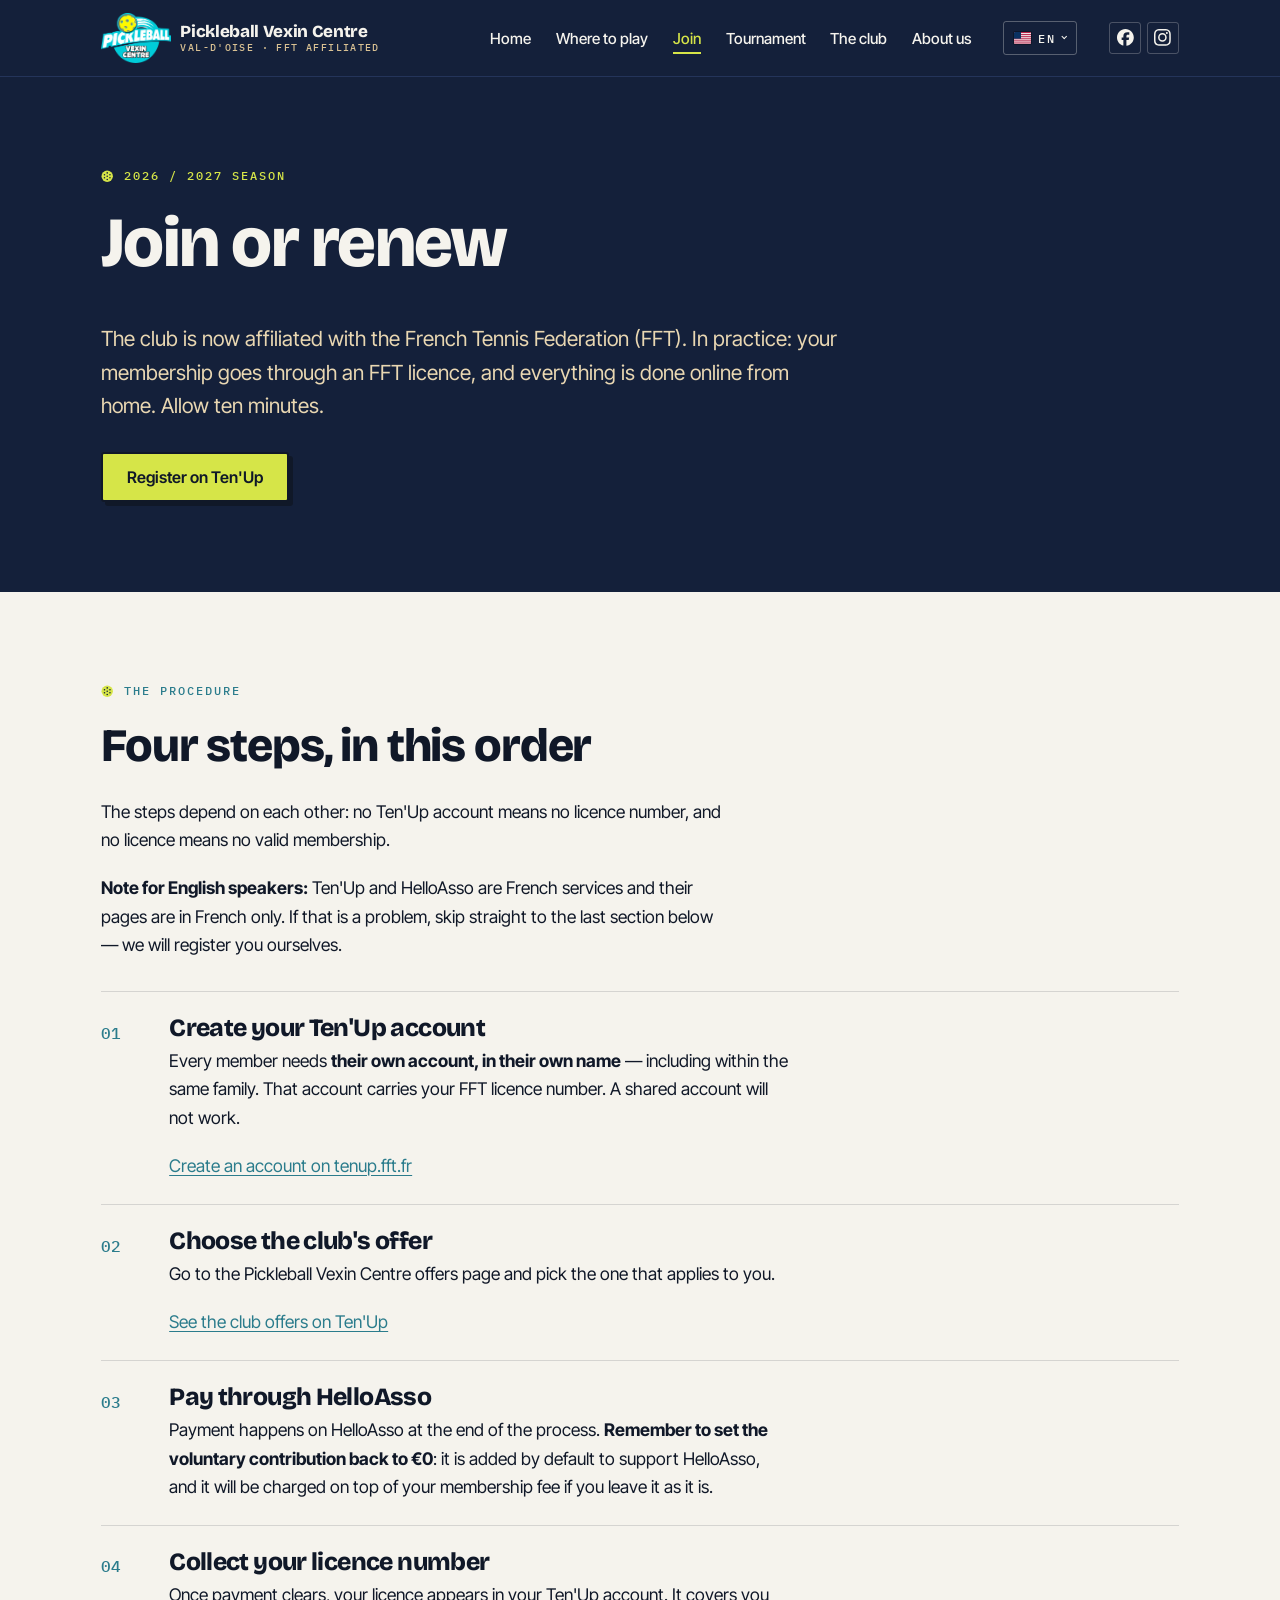
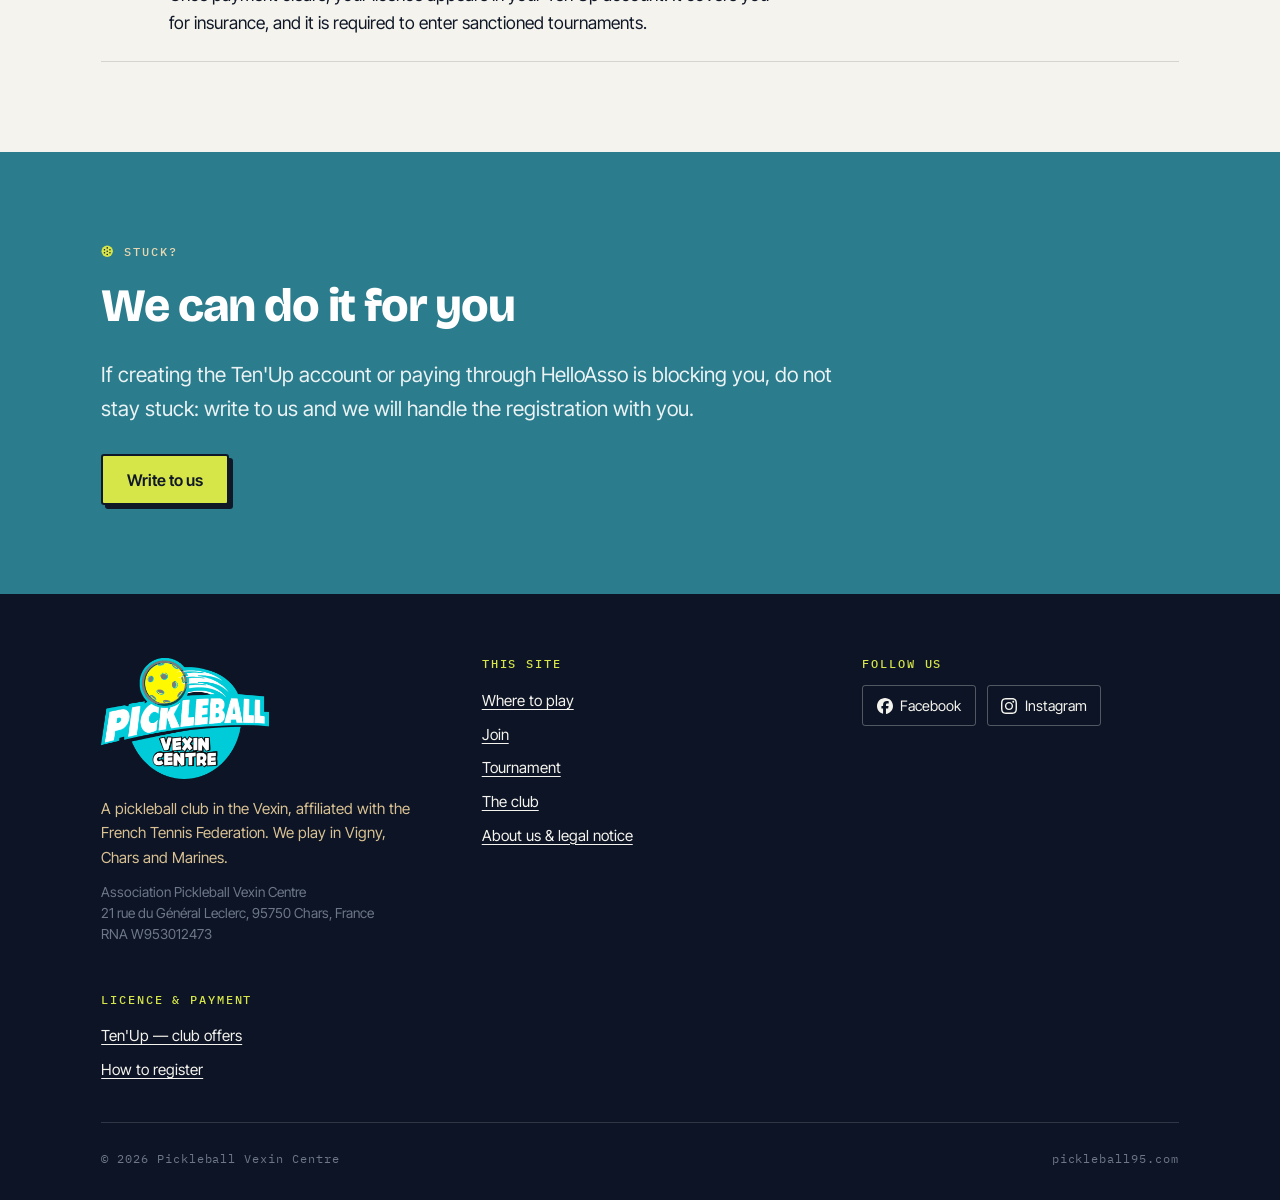
<file: en/join.html>
<!DOCTYPE html>
<html lang="en">
<head>
<meta charset="utf-8">
<meta name="viewport" content="width=device-width, initial-scale=1">
<title>Join or renew — Pickleball Vexin Centre</title>
<meta name="description" content="2026/2027 registration: FFT licence through Ten'Up, payment through HelloAsso. The procedure step by step.">
<link rel="canonical" href="https://pickleball95.com/en/join.html">
<meta property="og:type" content="website">
<meta property="og:site_name" content="Pickleball Vexin Centre">
<meta property="og:title" content="Join or renew — Pickleball Vexin Centre">
<meta property="og:description" content="2026/2027 registration: FFT licence through Ten'Up, payment through HelloAsso. The procedure step by step.">
<meta property="og:url" content="https://pickleball95.com/en/join.html">
<meta property="og:locale" content="en_GB">
<meta property="og:image" content="https://pickleball95.com/og-image.png">
<meta property="og:image:width" content="1200">
<meta property="og:image:height" content="630">
<meta property="og:image:alt" content="Logo Pickleball Vexin Centre">
<meta name="twitter:card" content="summary_large_image">

<link rel="alternate" hreflang="fr" href="https://pickleball95.com/adherer.html">
<link rel="alternate" hreflang="en" href="https://pickleball95.com/en/join.html">
<link rel="alternate" hreflang="x-default" href="https://pickleball95.com/adherer.html">
<link rel="icon" href="/favicon.svg" type="image/svg+xml">
<link rel="icon" href="/favicon.ico" sizes="32x32">
<link rel="apple-touch-icon" href="/apple-touch-icon.png">
<link rel="preconnect" href="https://fonts.googleapis.com">
<link rel="preconnect" href="https://fonts.gstatic.com" crossorigin>
<link href="https://fonts.googleapis.com/css2?family=Bricolage+Grotesque:opsz,wght@12..96,700;12..96,800&family=IBM+Plex+Mono:wght@400;500&family=Inter+Tight:wght@400;500;600&display=swap" rel="stylesheet">
<link rel="stylesheet" href="../styles.css">
</head>
<body>

<a class="saut-contenu" href="#contenu">Skip to content</a>

<header class="entete">
  <div class="enveloppe entete__interieur">
    <a class="marque" href="index.html">
      <img class="marque__logo" src="/logo-pvc.png" alt="" width="640" height="460">
      <span>Pickleball Vexin Centre<small>Val-d'Oise · FFT affiliated</small></span>
    </a>
    <div class="entete__droite">
      <nav class="nav" aria-label="Main navigation">
        <ul>
          <li><a href="index.html">Home</a></li>
          <li><a href="where-to-play.html">Where to play</a></li>
          <li><a href="join.html" aria-current="page">Join</a></li>
          <li><a href="k100-tournament.html">Tournament</a></li>
          <li><a href="the-club.html">The club</a></li>
          <li><a href="about-us.html">About us</a></li>
        </ul>
      </nav>
      <details class="langue">
      <summary aria-label="Choose language"><svg class="drapeau" viewBox="0 0 21 15" aria-hidden="true"><rect width="21" height="15" fill="#f5f5f5"/><g fill="#b31942"><rect y="0.0000" width="21" height="1.1538"/><rect y="2.3077" width="21" height="1.1538"/><rect y="4.6154" width="21" height="1.1538"/><rect y="6.9231" width="21" height="1.1538"/><rect y="9.2308" width="21" height="1.1538"/><rect y="11.5385" width="21" height="1.1538"/><rect y="13.8462" width="21" height="1.1538"/></g><rect width="8.4" height="8.0769" fill="#0a3161"/></svg><span>EN</span></summary>
      <div class="langue__menu">
        <a href="../adherer.html" hreflang="fr" lang="fr"><svg class="drapeau" viewBox="0 0 21 15" aria-hidden="true"><rect width="7" height="15" fill="#002654"/><rect x="7" width="7" height="15" fill="#f5f5f5"/><rect x="14" width="7" height="15" fill="#ce1126"/></svg>Français</a>
        <a href="join.html" hreflang="en" lang="en" aria-current="true"><svg class="drapeau" viewBox="0 0 21 15" aria-hidden="true"><rect width="21" height="15" fill="#f5f5f5"/><g fill="#b31942"><rect y="0.0000" width="21" height="1.1538"/><rect y="2.3077" width="21" height="1.1538"/><rect y="4.6154" width="21" height="1.1538"/><rect y="6.9231" width="21" height="1.1538"/><rect y="9.2308" width="21" height="1.1538"/><rect y="11.5385" width="21" height="1.1538"/><rect y="13.8462" width="21" height="1.1538"/></g><rect width="8.4" height="8.0769" fill="#0a3161"/></svg>English</a>
      </div>
    </details>
      <div class="reseaux">
        <a href="https://www.facebook.com/p/Pickleball-Vexin-Centre-100078045906528/" rel="noopener" aria-label="Pickleball Vexin Centre sur Facebook" title="Facebook"><svg viewBox="0 0 24 24" aria-hidden="true" focusable="false"><path d="M9.101 23.691v-7.98H6.627v-3.667h2.474v-1.58c0-4.085 1.848-5.978 5.858-5.978.401 0 .955.042 1.468.103a8.68 8.68 0 0 1 1.141.195v3.325a8.623 8.623 0 0 0-.653-.036 26.805 26.805 0 0 0-.733-.009c-.707 0-1.259.096-1.675.309a1.686 1.686 0 0 0-.679.622c-.258.42-.374.995-.374 1.752v1.297h3.919l-.386 2.103-.287 1.564h-3.246v8.245C19.396 23.238 24 18.179 24 12.044c0-6.627-5.373-12-12-12s-12 5.373-12 12c0 5.628 3.874 10.35 9.101 11.647Z"/></svg></a>
        <a href="https://www.instagram.com/pickleball_vexin_centre/" rel="noopener" aria-label="Pickleball Vexin Centre sur Instagram" title="Instagram"><svg viewBox="0 0 24 24" aria-hidden="true" focusable="false"><path d="M7.0301.084c-1.2768.0602-2.1487.264-2.911.5634-.7888.3075-1.4575.72-2.1228 1.3877-.6652.6677-1.075 1.3368-1.3802 2.127-.2954.7638-.4956 1.6365-.552 2.914-.0564 1.2775-.0689 1.6882-.0626 4.947.0062 3.2586.0206 3.6671.0825 4.9473.061 1.2765.264 2.1482.5635 2.9107.308.7889.72 1.4573 1.388 2.1228.6679.6655 1.3365 1.0743 2.1285 1.38.7632.295 1.6361.4961 2.9134.552 1.2773.056 1.6884.069 4.9462.0627 3.2578-.0062 3.668-.0207 4.9478-.0814 1.28-.0607 2.147-.2652 2.9098-.5633.7889-.3086 1.4578-.72 2.1228-1.3881.665-.6682 1.0745-1.3378 1.3795-2.1284.2957-.7632.4966-1.636.552-2.9124.056-1.2809.0692-1.6898.063-4.948-.0063-3.2583-.021-3.6668-.0817-4.9465-.0607-1.2797-.264-2.1487-.5633-2.9117-.3084-.7889-.72-1.4568-1.3876-2.1228C21.2982 1.33 20.628.9208 19.8378.6165 19.074.321 18.2017.1197 16.9244.0645 15.6471.0093 15.236-.005 11.977.0014 8.718.0076 8.31.0215 7.0301.0839m.1402 21.6932c-1.17-.0509-1.8053-.2453-2.2287-.408-.5606-.216-.96-.4771-1.3819-.895-.422-.4178-.6811-.8186-.9-1.378-.1644-.4234-.3624-1.058-.4171-2.228-.0595-1.2645-.072-1.6442-.079-4.848-.007-3.2037.0053-3.583.0607-4.848.05-1.169.2456-1.805.408-2.2282.216-.5613.4762-.96.895-1.3816.4188-.4217.8184-.6814 1.3783-.9003.423-.1651 1.0575-.3614 2.227-.4171 1.2655-.06 1.6447-.072 4.848-.079 3.2033-.007 3.5835.005 4.8495.0608 1.169.0508 1.8053.2445 2.228.408.5608.216.96.4754 1.3816.895.4217.4194.6816.8176.9005 1.3787.1653.4217.3617 1.056.4169 2.2263.0602 1.2655.0739 1.645.0796 4.848.0058 3.203-.0055 3.5834-.061 4.848-.051 1.17-.245 1.8055-.408 2.2294-.216.5604-.4763.96-.8954 1.3814-.419.4215-.8181.6811-1.3783.9-.4224.1649-1.0577.3617-2.2262.4174-1.2656.0595-1.6448.072-4.8493.079-3.2045.007-3.5825-.006-4.848-.0608M16.953 5.5864A1.44 1.44 0 1 0 18.39 4.144a1.44 1.44 0 0 0-1.437 1.4424M5.8385 12.012c.0067 3.4032 2.7706 6.1557 6.173 6.1493 3.4026-.0065 6.157-2.7701 6.1506-6.1733-.0065-3.4032-2.771-6.1565-6.174-6.1498-3.403.0067-6.156 2.771-6.1496 6.1738M8 12.0077a4 4 0 1 1 4.008 3.9921A3.9996 3.9996 0 0 1 8 12.0077"/></svg></a>
      </div>
    </div>
  </div>
</header>

<main id="contenu">

  <section class="bloc bloc--nuit">
    <div class="enveloppe">
      <p class="sourcil">
        <svg class="balle" viewBox="0 0 24 24" aria-hidden="true"><circle cx="12" cy="12" r="11"/><circle cx="12" cy="5.6" r="1.5"/><circle cx="17.3" cy="9" r="1.5"/><circle cx="17.3" cy="15" r="1.5"/><circle cx="12" cy="18.4" r="1.5"/><circle cx="6.7" cy="15" r="1.5"/><circle cx="6.7" cy="9" r="1.5"/><circle cx="12" cy="12" r="1.5"/></svg>
        2026 / 2027 season
      </p>
      <h1>Join or renew</h1>
      <p class="intro">The club is now affiliated with the French Tennis Federation (FFT). In practice: your membership goes through an FFT licence, and everything is done online from home. Allow ten minutes.</p>
      <div class="rangee-boutons">
        <a class="bouton" href="https://tenup.fft.fr/club/57950515/offres" rel="noopener">Register on Ten'Up</a>
      </div>
    </div>
  </section>

  <section class="bloc">
    <div class="enveloppe">
      <p class="sourcil">
        <svg class="balle" viewBox="0 0 24 24" aria-hidden="true"><circle cx="12" cy="12" r="11"/><circle cx="12" cy="5.6" r="1.5"/><circle cx="17.3" cy="9" r="1.5"/><circle cx="17.3" cy="15" r="1.5"/><circle cx="12" cy="18.4" r="1.5"/><circle cx="6.7" cy="15" r="1.5"/><circle cx="6.7" cy="9" r="1.5"/><circle cx="12" cy="12" r="1.5"/></svg>
        The procedure
      </p>
      <h2>Four steps, in this order</h2>
      <p>The steps depend on each other: no Ten'Up account means no licence number, and no licence means no valid membership.</p>
      <p><strong>Note for English speakers:</strong> Ten'Up and HelloAsso are French services and their pages are in French only. If that is a problem, skip straight to the last section below — we will register you ourselves.</p>
      <ol class="etapes">
        <li class="etape">
          <div>
            <h3>Create your Ten'Up account</h3>
            <p>Every member needs <strong>their own account, in their own name</strong> — including within the same family. That account carries your FFT licence number. A shared account will not work.</p><p><a href="https://tenup.fft.fr/" rel="noopener">Create an account on tenup.fft.fr</a></p>
          </div>
        </li>
        <li class="etape">
          <div>
            <h3>Choose the club's offer</h3>
            <p>Go to the Pickleball Vexin Centre offers page and pick the one that applies to you.</p><p><a href="https://tenup.fft.fr/club/57950515/offres" rel="noopener">See the club offers on Ten'Up</a></p>
          </div>
        </li>
        <li class="etape">
          <div>
            <h3>Pay through HelloAsso</h3>
            <p>Payment happens on HelloAsso at the end of the process. <strong>Remember to set the voluntary contribution back to €0</strong>: it is added by default to support HelloAsso, and it will be charged on top of your membership fee if you leave it as it is.</p>
          </div>
        </li>
        <li class="etape">
          <div>
            <h3>Collect your licence number</h3>
            <p>Once payment clears, your licence appears in your Ten'Up account. It covers you for insurance, and it is required to enter sanctioned tournaments.</p>
          </div>
        </li>
      </ol>
    </div>
  </section>

  <section class="bloc bloc--court">
    <div class="enveloppe">
      <p class="sourcil">
        <svg class="balle" viewBox="0 0 24 24" aria-hidden="true"><circle cx="12" cy="12" r="11"/><circle cx="12" cy="5.6" r="1.5"/><circle cx="17.3" cy="9" r="1.5"/><circle cx="17.3" cy="15" r="1.5"/><circle cx="12" cy="18.4" r="1.5"/><circle cx="6.7" cy="15" r="1.5"/><circle cx="6.7" cy="9" r="1.5"/><circle cx="12" cy="12" r="1.5"/></svg>
        Stuck?
      </p>
      <h2>We can do it for you</h2>
      <p class="intro">If creating the Ten'Up account or paying through HelloAsso is blocking you, do not stay stuck: write to us and we will handle the registration with you.</p>
      <div class="rangee-boutons">
        <a class="bouton" href="the-club.html#contact">Write to us</a>
      </div>
    </div>
  </section>

</main>

<footer class="pied">
  <div class="enveloppe">
    <div class="pied__grille">
      <div>
        <h2 class="pied__marque"><img src="/logo-pvc.png" alt="Pickleball Vexin Centre" width="640" height="460"></h2>
        <p>A pickleball club in the Vexin, affiliated with the French Tennis Federation. We play in Vigny, Chars and Marines.</p>
        <p class="pied__legal">Association Pickleball Vexin Centre<br>21 rue du Général Leclerc, 95750 Chars, France<br>RNA W953012473</p>
      </div>
      <div>
        <h3>This site</h3>
        <ul>
          <li><a href="where-to-play.html">Where to play</a></li>
          <li><a href="join.html">Join</a></li>
          <li><a href="k100-tournament.html">Tournament</a></li>
          <li><a href="the-club.html">The club</a></li>
        
          <li><a href="about-us.html">About us &amp; legal notice</a></li></ul>
      </div>
      <div>
        <h3>Follow us</h3>
        <div class="social">
          <a href="https://www.facebook.com/p/Pickleball-Vexin-Centre-100078045906528/" rel="noopener"><span class="social__icone"><svg viewBox="0 0 24 24" aria-hidden="true" focusable="false"><path d="M9.101 23.691v-7.98H6.627v-3.667h2.474v-1.58c0-4.085 1.848-5.978 5.858-5.978.401 0 .955.042 1.468.103a8.68 8.68 0 0 1 1.141.195v3.325a8.623 8.623 0 0 0-.653-.036 26.805 26.805 0 0 0-.733-.009c-.707 0-1.259.096-1.675.309a1.686 1.686 0 0 0-.679.622c-.258.42-.374.995-.374 1.752v1.297h3.919l-.386 2.103-.287 1.564h-3.246v8.245C19.396 23.238 24 18.179 24 12.044c0-6.627-5.373-12-12-12s-12 5.373-12 12c0 5.628 3.874 10.35 9.101 11.647Z"/></svg></span>Facebook</a>
          <a href="https://www.instagram.com/pickleball_vexin_centre/" rel="noopener"><span class="social__icone"><svg viewBox="0 0 24 24" aria-hidden="true" focusable="false"><path d="M7.0301.084c-1.2768.0602-2.1487.264-2.911.5634-.7888.3075-1.4575.72-2.1228 1.3877-.6652.6677-1.075 1.3368-1.3802 2.127-.2954.7638-.4956 1.6365-.552 2.914-.0564 1.2775-.0689 1.6882-.0626 4.947.0062 3.2586.0206 3.6671.0825 4.9473.061 1.2765.264 2.1482.5635 2.9107.308.7889.72 1.4573 1.388 2.1228.6679.6655 1.3365 1.0743 2.1285 1.38.7632.295 1.6361.4961 2.9134.552 1.2773.056 1.6884.069 4.9462.0627 3.2578-.0062 3.668-.0207 4.9478-.0814 1.28-.0607 2.147-.2652 2.9098-.5633.7889-.3086 1.4578-.72 2.1228-1.3881.665-.6682 1.0745-1.3378 1.3795-2.1284.2957-.7632.4966-1.636.552-2.9124.056-1.2809.0692-1.6898.063-4.948-.0063-3.2583-.021-3.6668-.0817-4.9465-.0607-1.2797-.264-2.1487-.5633-2.9117-.3084-.7889-.72-1.4568-1.3876-2.1228C21.2982 1.33 20.628.9208 19.8378.6165 19.074.321 18.2017.1197 16.9244.0645 15.6471.0093 15.236-.005 11.977.0014 8.718.0076 8.31.0215 7.0301.0839m.1402 21.6932c-1.17-.0509-1.8053-.2453-2.2287-.408-.5606-.216-.96-.4771-1.3819-.895-.422-.4178-.6811-.8186-.9-1.378-.1644-.4234-.3624-1.058-.4171-2.228-.0595-1.2645-.072-1.6442-.079-4.848-.007-3.2037.0053-3.583.0607-4.848.05-1.169.2456-1.805.408-2.2282.216-.5613.4762-.96.895-1.3816.4188-.4217.8184-.6814 1.3783-.9003.423-.1651 1.0575-.3614 2.227-.4171 1.2655-.06 1.6447-.072 4.848-.079 3.2033-.007 3.5835.005 4.8495.0608 1.169.0508 1.8053.2445 2.228.408.5608.216.96.4754 1.3816.895.4217.4194.6816.8176.9005 1.3787.1653.4217.3617 1.056.4169 2.2263.0602 1.2655.0739 1.645.0796 4.848.0058 3.203-.0055 3.5834-.061 4.848-.051 1.17-.245 1.8055-.408 2.2294-.216.5604-.4763.96-.8954 1.3814-.419.4215-.8181.6811-1.3783.9-.4224.1649-1.0577.3617-2.2262.4174-1.2656.0595-1.6448.072-4.8493.079-3.2045.007-3.5825-.006-4.848-.0608M16.953 5.5864A1.44 1.44 0 1 0 18.39 4.144a1.44 1.44 0 0 0-1.437 1.4424M5.8385 12.012c.0067 3.4032 2.7706 6.1557 6.173 6.1493 3.4026-.0065 6.157-2.7701 6.1506-6.1733-.0065-3.4032-2.771-6.1565-6.174-6.1498-3.403.0067-6.156 2.771-6.1496 6.1738M8 12.0077a4 4 0 1 1 4.008 3.9921A3.9996 3.9996 0 0 1 8 12.0077"/></svg></span>Instagram</a>
        </div>
      </div>
      <div>
        <h3>Licence &amp; payment</h3>
        <ul>
          <li><a href="https://tenup.fft.fr/club/57950515/offres" rel="noopener">Ten'Up — club offers</a></li>
          <li><a href="join.html">How to register</a></li>
        </ul>
      </div>
    </div>
    <div class="pied__bas">
      <span>© 2026 Pickleball Vexin Centre</span>
      <span>pickleball95.com</span>
    </div>
  </div>
</footer>

<script>
document.addEventListener('click', function (e) {
  document.querySelectorAll('details.langue[open]').forEach(function (d) {
    if (!d.contains(e.target)) d.removeAttribute('open');
  });
});
document.addEventListener('keydown', function (e) {
  if (e.key === 'Escape') {
    document.querySelectorAll('details.langue[open]').forEach(function (d) {
      d.removeAttribute('open');
    });
  }
});
</script>
</body>
</html>
</file>
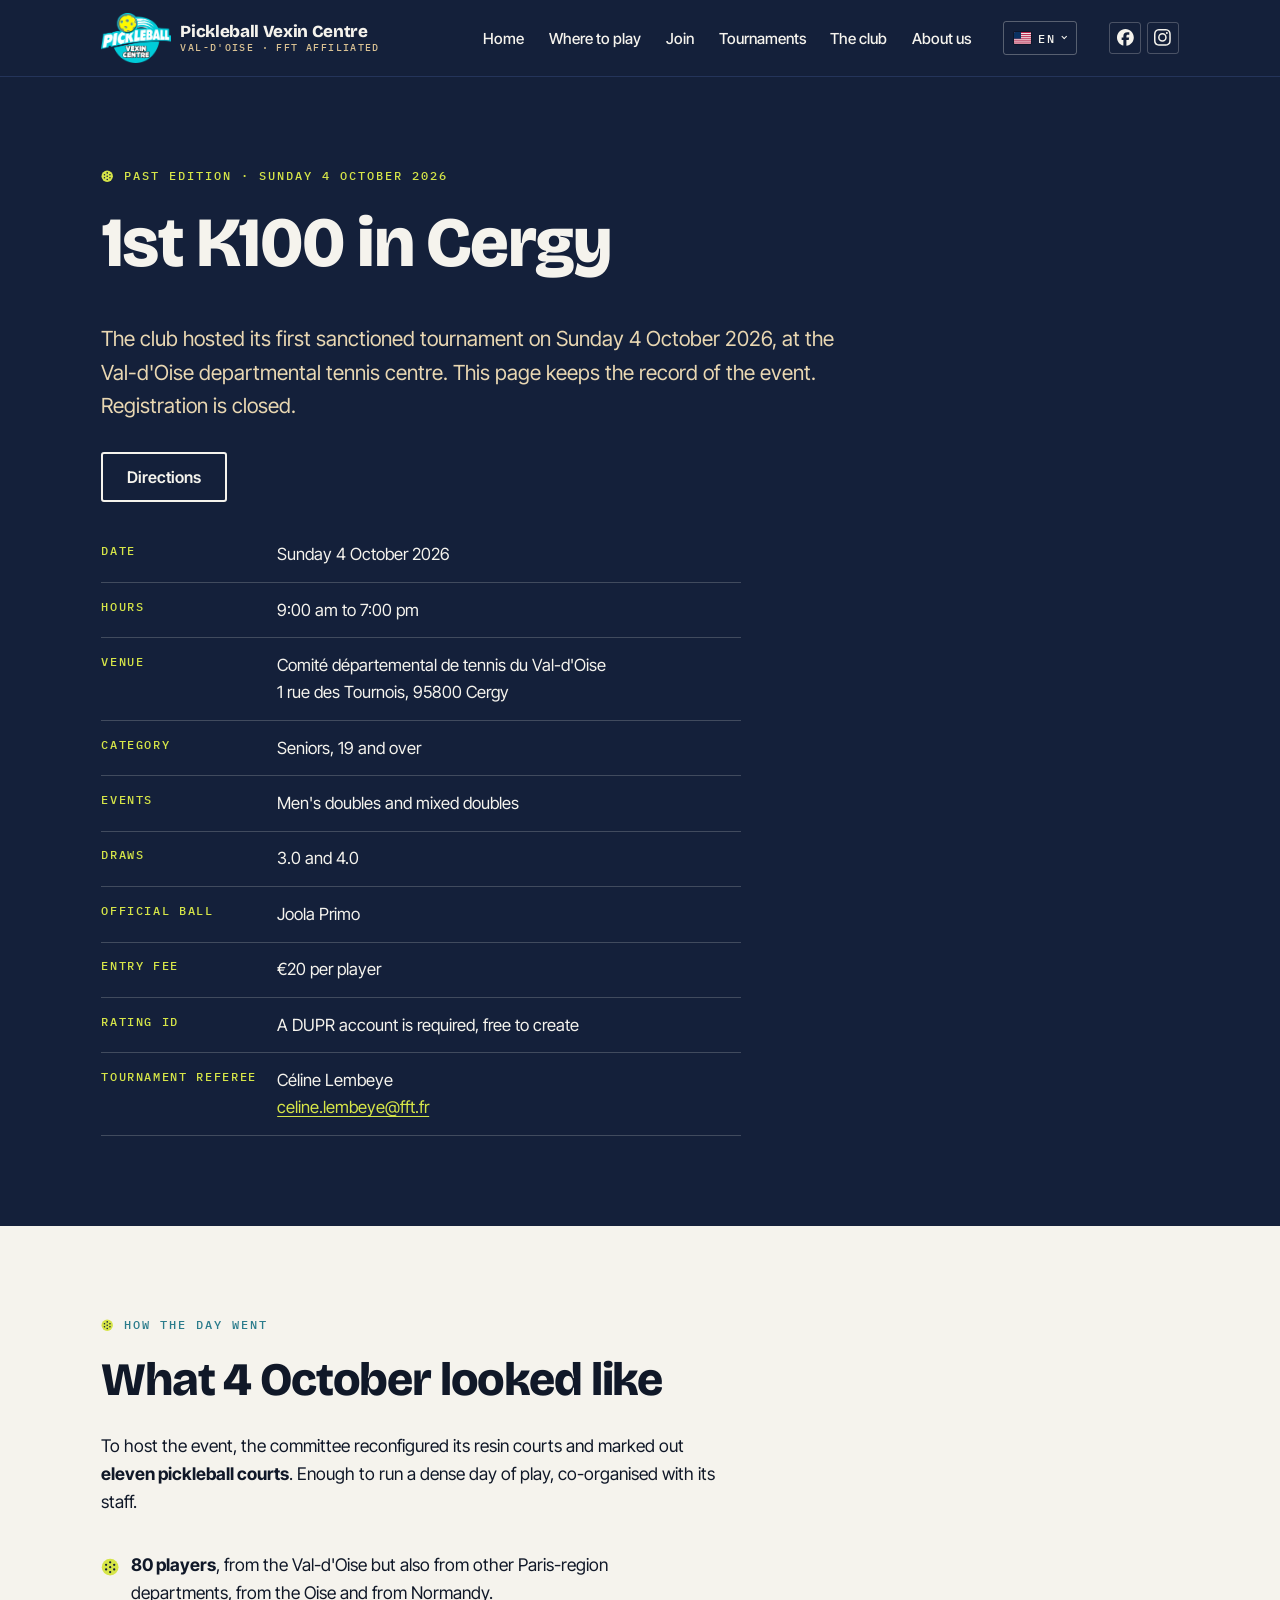
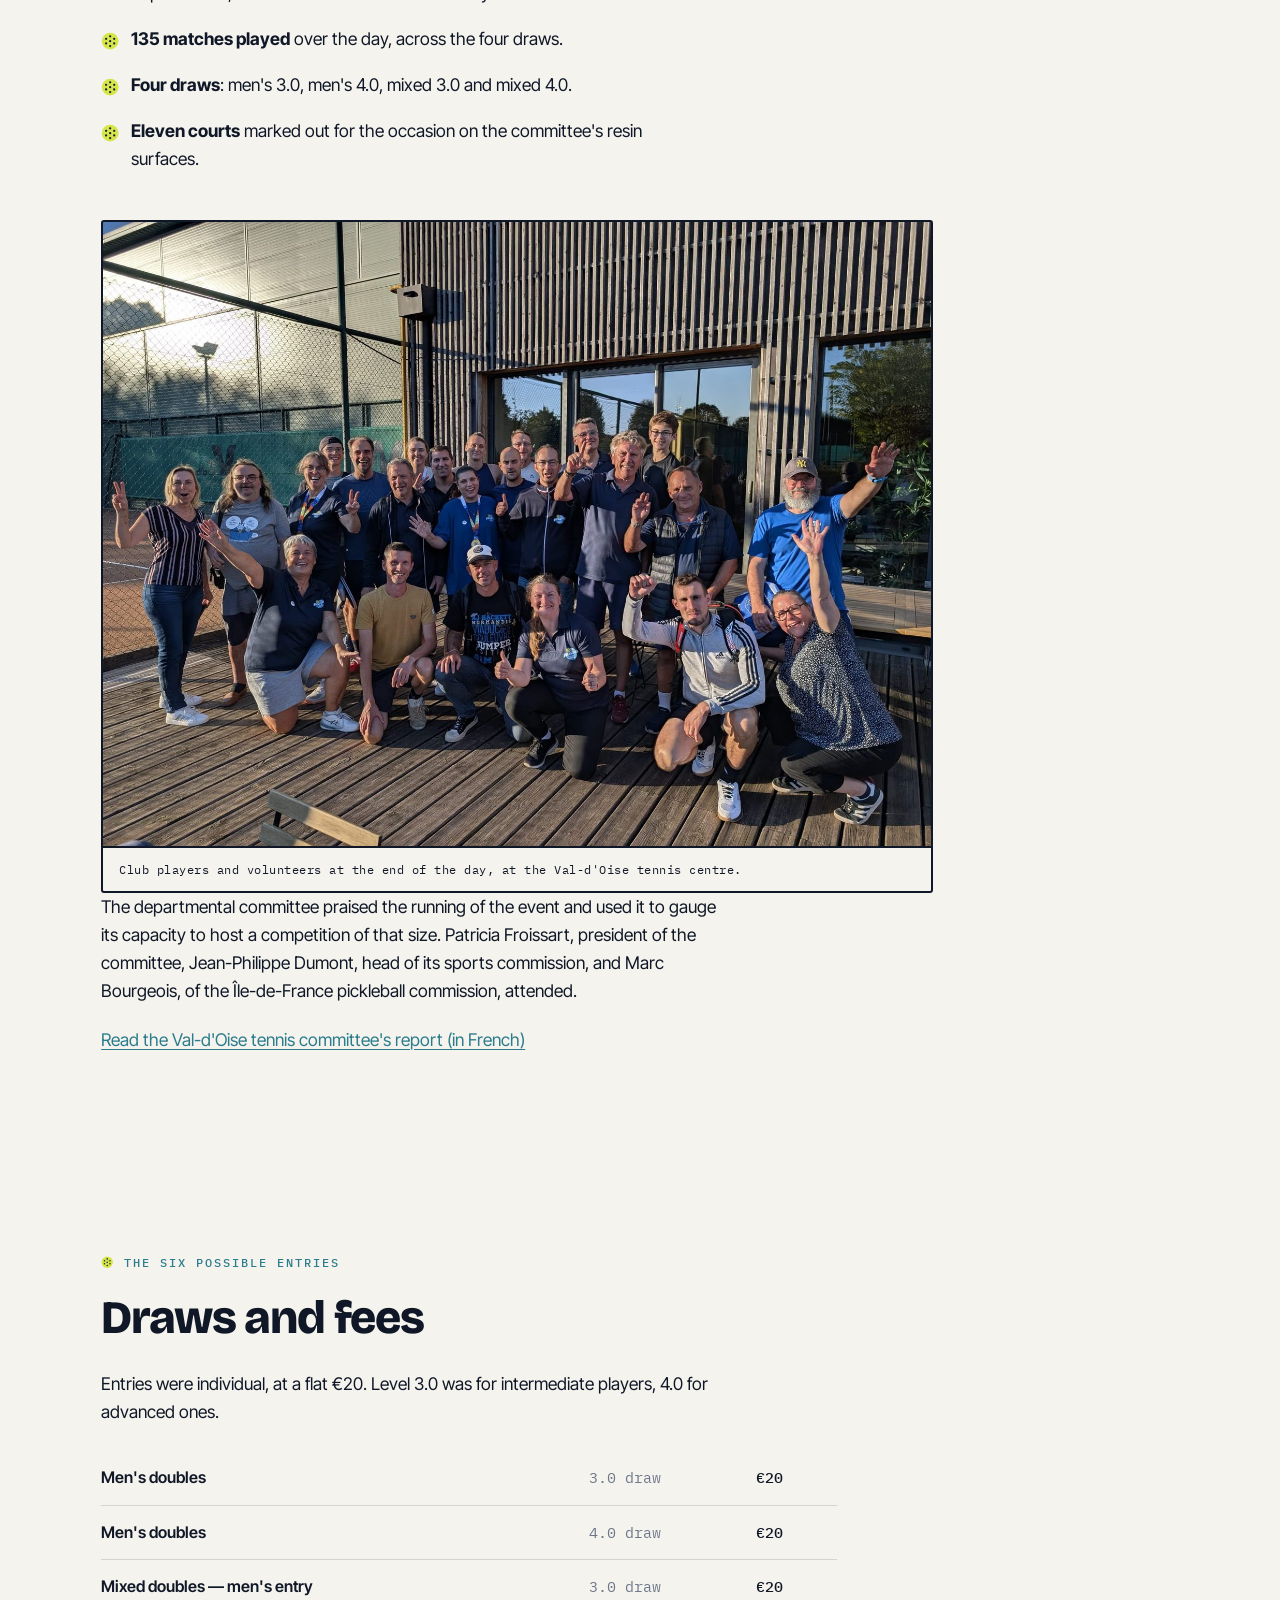
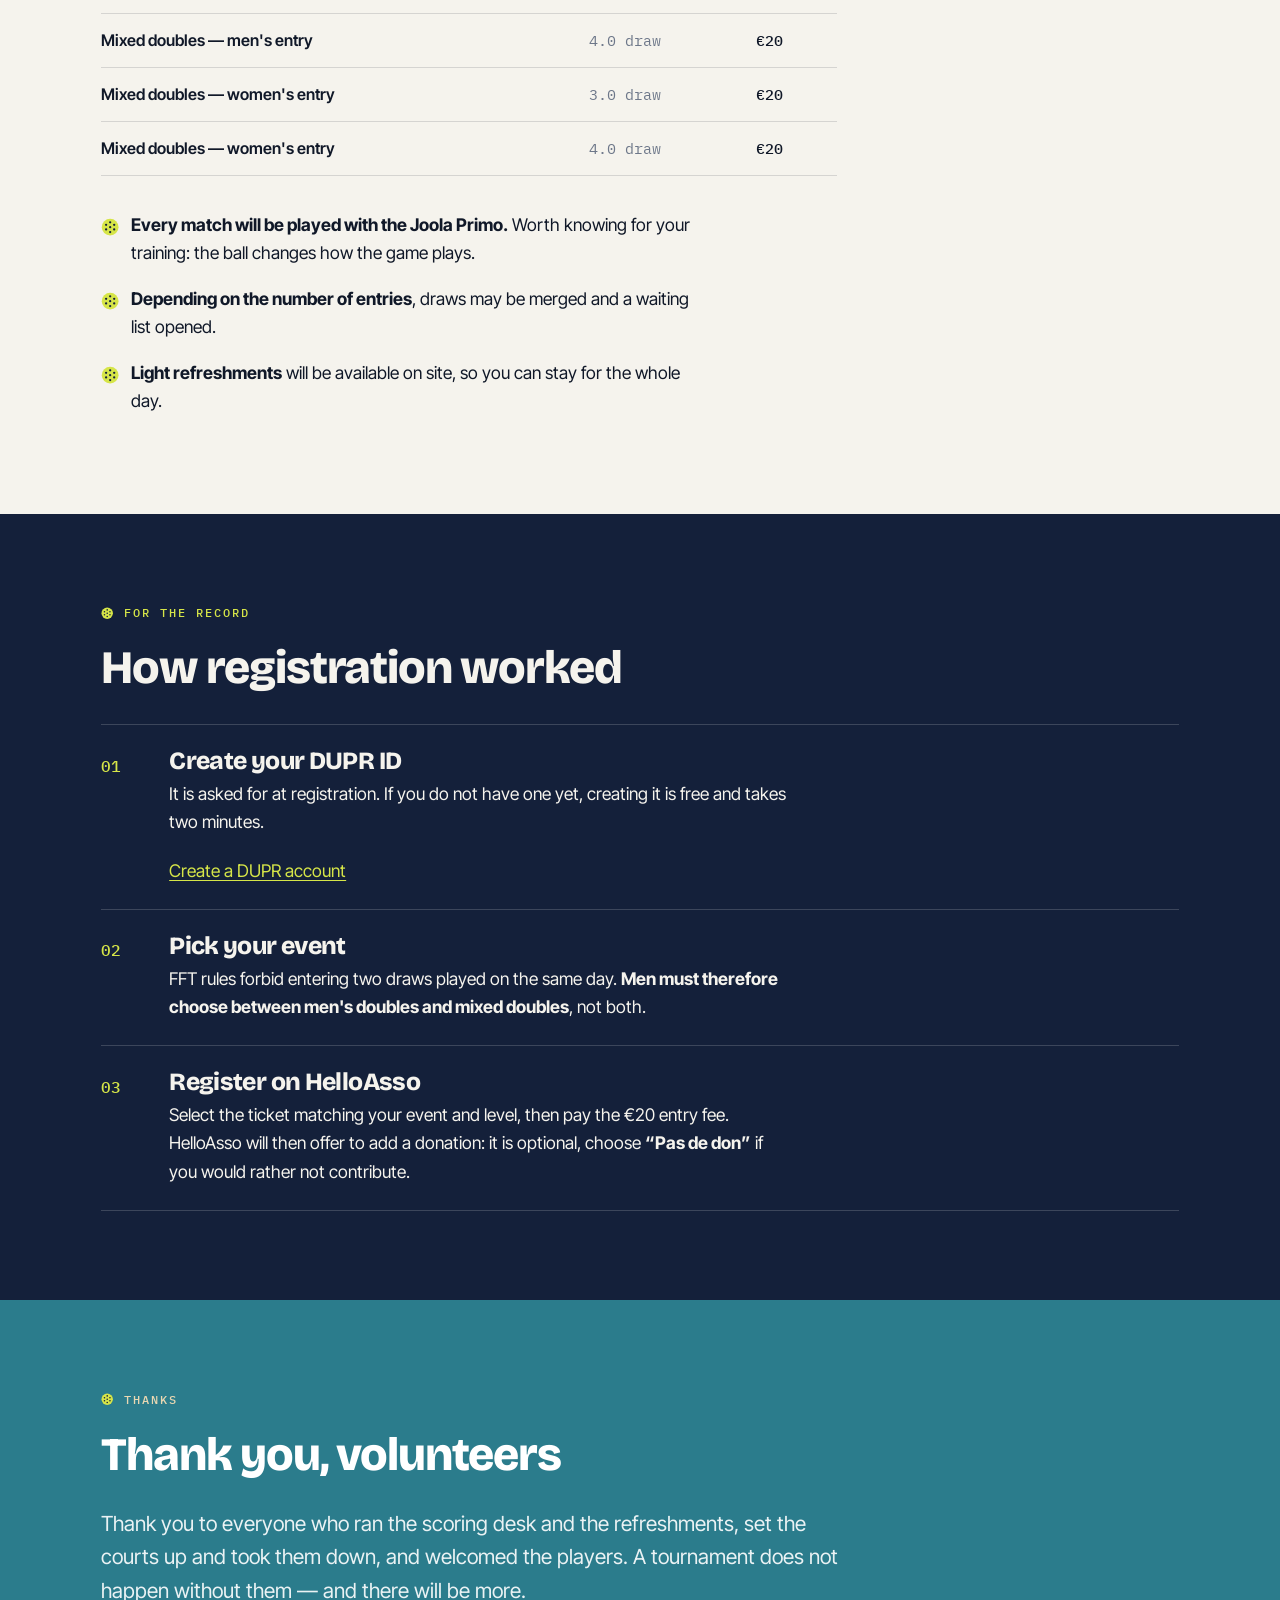
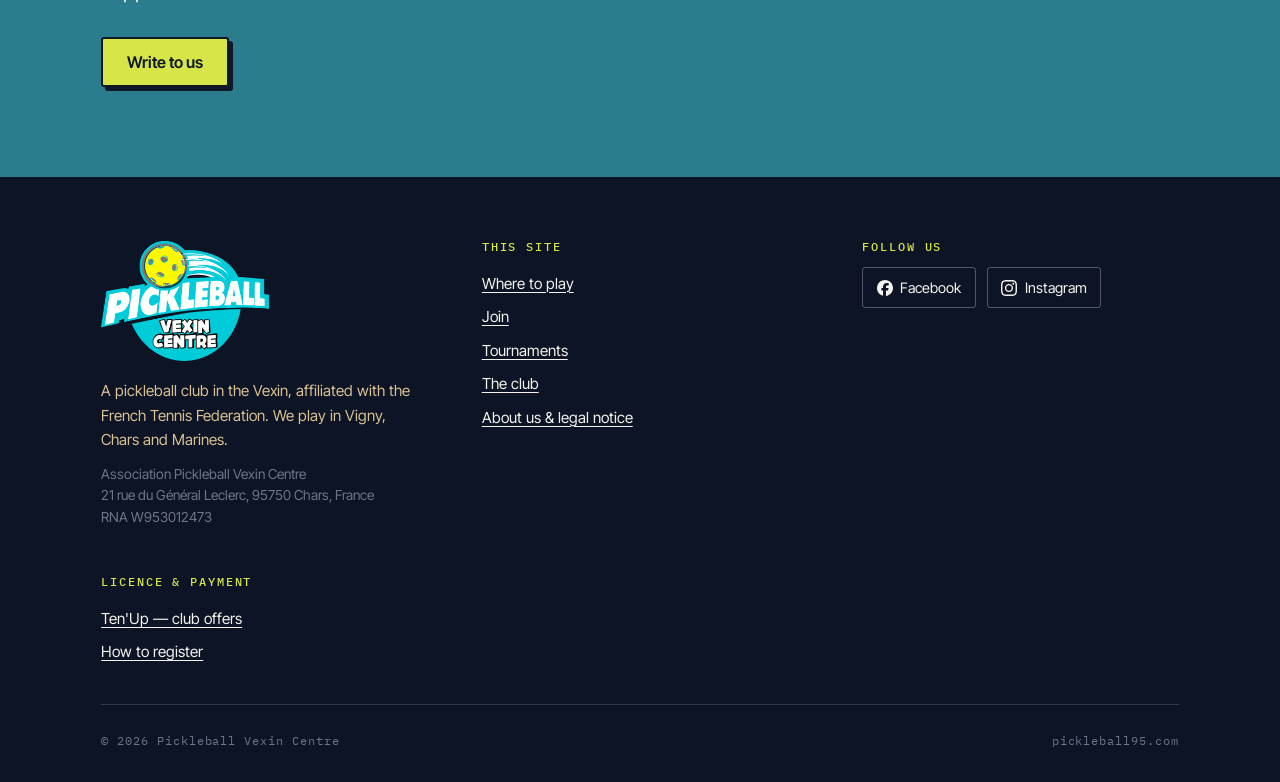
<file: en/k100-tournament.html>
<!DOCTYPE html>
<html lang="en">
<head>
<meta charset="utf-8">
<meta name="viewport" content="width=device-width, initial-scale=1">
<title>1st K100 in Cergy, 4 October 2026 — Pickleball Vexin Centre</title>
<meta name="description" content="Report on the 1st K100 in Cergy, 4 October 2026: 80 players, 135 matches, four draws on eleven courts. Run with the Val-d'Oise tennis committee.">
<link rel="canonical" href="https://pickleball95.com/en/k100-tournament.html">
<link rel="alternate" hreflang="fr" href="https://pickleball95.com/tournoi-k100.html">
<link rel="alternate" hreflang="en" href="https://pickleball95.com/en/k100-tournament.html">
<link rel="alternate" hreflang="x-default" href="https://pickleball95.com/tournoi-k100.html">
<meta property="og:type" content="website">
<meta property="og:site_name" content="Pickleball Vexin Centre">
<meta property="og:title" content="1st K100 in Cergy, 4 October 2026 — Pickleball Vexin Centre">
<meta property="og:description" content="Report on the 1st K100 in Cergy, 4 October 2026: 80 players, 135 matches, four draws on eleven courts. Run with the Val-d'Oise tennis committee.">
<meta property="og:url" content="https://pickleball95.com/en/k100-tournament.html">
<meta property="og:locale" content="en_GB">
<meta property="og:image" content="https://pickleball95.com/og-k100-2026.jpg">
<meta property="og:image:width" content="1200">
<meta property="og:image:height" content="630">
<meta property="og:image:alt" content="Les participants du 1er K100 de Cergy">
<meta name="twitter:card" content="summary_large_image">

<link rel="icon" href="/favicon.svg" type="image/svg+xml">
<link rel="icon" href="/favicon.ico" sizes="32x32">
<link rel="apple-touch-icon" href="/apple-touch-icon.png">
<link rel="preconnect" href="https://fonts.googleapis.com">
<link rel="preconnect" href="https://fonts.gstatic.com" crossorigin>
<link href="https://fonts.googleapis.com/css2?family=Bricolage+Grotesque:opsz,wght@12..96,700;12..96,800&family=IBM+Plex+Mono:wght@400;500&family=Inter+Tight:wght@400;500;600&display=swap" rel="stylesheet">
<script type="application/ld+json">
{
  "@context": "https://schema.org",
  "@type": "SportsEvent",
  "name": "1er K100 de Cergy — Pickleball Vexin Centre",
  "description": "Premier tournoi de pickleball K100 homologué FFT organisé par Pickleball Vexin Centre : 80 joueurs, 135 matchs, quatre tableaux (messieurs 3.0 et 4.0, mixte 3.0 et 4.0).",
  "sport": "Pickleball",
  "url": "https://pickleball95.com/en/k100-tournament.html",
  "inLanguage": "fr",
  "startDate": "2026-10-04T09:00:00+02:00",
  "endDate": "2026-10-04T19:00:00+02:00",
  "eventStatus": "https://schema.org/EventScheduled",
  "eventAttendanceMode": "https://schema.org/OfflineEventAttendanceMode",
  "isAccessibleForFree": false,
  "image": "https://pickleball95.com/og-k100-2026.jpg",
  "location": {
    "@type": "Place",
    "name": "Comité départemental de tennis du Val-d'Oise",
    "address": {
      "@type": "PostalAddress",
      "streetAddress": "1 rue des Tournois",
      "postalCode": "95800",
      "addressLocality": "Cergy",
      "addressRegion": "Val-d'Oise",
      "addressCountry": "FR"
    },
    "geo": {
      "@type": "GeoCoordinates",
      "latitude": 49.0548553,
      "longitude": 2.047748
    }
  },
  "organizer": {
    "@type": "SportsOrganization",
    "name": "Pickleball Vexin Centre",
    "url": "https://pickleball95.com/",
    "logo": "https://pickleball95.com/logo-pvc.png"
  },
  "maximumAttendeeCapacity": 80
}
</script>
<link rel="stylesheet" href="../styles.css">
</head>
<body>

<a class="saut-contenu" href="#contenu">Skip to content</a>

<header class="entete">
  <div class="enveloppe entete__interieur">
    <a class="marque" href="index.html">
      <img class="marque__logo" src="/logo-pvc.png" alt="" width="640" height="460">
      <span>Pickleball Vexin Centre<small>Val-d'Oise · FFT affiliated</small></span>
    </a>
    <div class="entete__droite">
      <nav class="nav" aria-label="Main navigation">
        <ul>
          <li><a href="index.html">Home</a></li>
          <li><a href="where-to-play.html">Where to play</a></li>
          <li><a href="join.html">Join</a></li>
          <li><a href="tournaments.html">Tournaments</a></li>
          <li><a href="the-club.html">The club</a></li>
          <li><a href="about-us.html">About us</a></li>
        </ul>
      </nav>
      <details class="langue">
      <summary aria-label="Choose language"><svg class="drapeau" viewBox="0 0 21 15" aria-hidden="true"><rect width="21" height="15" fill="#f5f5f5"/><g fill="#b31942"><rect y="0.0000" width="21" height="1.1538"/><rect y="2.3077" width="21" height="1.1538"/><rect y="4.6154" width="21" height="1.1538"/><rect y="6.9231" width="21" height="1.1538"/><rect y="9.2308" width="21" height="1.1538"/><rect y="11.5385" width="21" height="1.1538"/><rect y="13.8462" width="21" height="1.1538"/></g><rect width="8.4" height="8.0769" fill="#0a3161"/></svg><span>EN</span></summary>
      <div class="langue__menu">
        <a href="../tournoi-k100.html" hreflang="fr" lang="fr"><svg class="drapeau" viewBox="0 0 21 15" aria-hidden="true"><rect width="7" height="15" fill="#002654"/><rect x="7" width="7" height="15" fill="#f5f5f5"/><rect x="14" width="7" height="15" fill="#ce1126"/></svg>Français</a>
        <a href="k100-tournament.html" hreflang="en" lang="en" aria-current="true"><svg class="drapeau" viewBox="0 0 21 15" aria-hidden="true"><rect width="21" height="15" fill="#f5f5f5"/><g fill="#b31942"><rect y="0.0000" width="21" height="1.1538"/><rect y="2.3077" width="21" height="1.1538"/><rect y="4.6154" width="21" height="1.1538"/><rect y="6.9231" width="21" height="1.1538"/><rect y="9.2308" width="21" height="1.1538"/><rect y="11.5385" width="21" height="1.1538"/><rect y="13.8462" width="21" height="1.1538"/></g><rect width="8.4" height="8.0769" fill="#0a3161"/></svg>English</a>
      </div>
    </details>
      <div class="reseaux">
        <a href="https://www.facebook.com/p/Pickleball-Vexin-Centre-100078045906528/" rel="noopener" aria-label="Pickleball Vexin Centre sur Facebook" title="Facebook"><svg viewBox="0 0 24 24" aria-hidden="true" focusable="false"><path d="M9.101 23.691v-7.98H6.627v-3.667h2.474v-1.58c0-4.085 1.848-5.978 5.858-5.978.401 0 .955.042 1.468.103a8.68 8.68 0 0 1 1.141.195v3.325a8.623 8.623 0 0 0-.653-.036 26.805 26.805 0 0 0-.733-.009c-.707 0-1.259.096-1.675.309a1.686 1.686 0 0 0-.679.622c-.258.42-.374.995-.374 1.752v1.297h3.919l-.386 2.103-.287 1.564h-3.246v8.245C19.396 23.238 24 18.179 24 12.044c0-6.627-5.373-12-12-12s-12 5.373-12 12c0 5.628 3.874 10.35 9.101 11.647Z"/></svg></a>
        <a href="https://www.instagram.com/pickleball_vexin_centre/" rel="noopener" aria-label="Pickleball Vexin Centre sur Instagram" title="Instagram"><svg viewBox="0 0 24 24" aria-hidden="true" focusable="false"><path d="M7.0301.084c-1.2768.0602-2.1487.264-2.911.5634-.7888.3075-1.4575.72-2.1228 1.3877-.6652.6677-1.075 1.3368-1.3802 2.127-.2954.7638-.4956 1.6365-.552 2.914-.0564 1.2775-.0689 1.6882-.0626 4.947.0062 3.2586.0206 3.6671.0825 4.9473.061 1.2765.264 2.1482.5635 2.9107.308.7889.72 1.4573 1.388 2.1228.6679.6655 1.3365 1.0743 2.1285 1.38.7632.295 1.6361.4961 2.9134.552 1.2773.056 1.6884.069 4.9462.0627 3.2578-.0062 3.668-.0207 4.9478-.0814 1.28-.0607 2.147-.2652 2.9098-.5633.7889-.3086 1.4578-.72 2.1228-1.3881.665-.6682 1.0745-1.3378 1.3795-2.1284.2957-.7632.4966-1.636.552-2.9124.056-1.2809.0692-1.6898.063-4.948-.0063-3.2583-.021-3.6668-.0817-4.9465-.0607-1.2797-.264-2.1487-.5633-2.9117-.3084-.7889-.72-1.4568-1.3876-2.1228C21.2982 1.33 20.628.9208 19.8378.6165 19.074.321 18.2017.1197 16.9244.0645 15.6471.0093 15.236-.005 11.977.0014 8.718.0076 8.31.0215 7.0301.0839m.1402 21.6932c-1.17-.0509-1.8053-.2453-2.2287-.408-.5606-.216-.96-.4771-1.3819-.895-.422-.4178-.6811-.8186-.9-1.378-.1644-.4234-.3624-1.058-.4171-2.228-.0595-1.2645-.072-1.6442-.079-4.848-.007-3.2037.0053-3.583.0607-4.848.05-1.169.2456-1.805.408-2.2282.216-.5613.4762-.96.895-1.3816.4188-.4217.8184-.6814 1.3783-.9003.423-.1651 1.0575-.3614 2.227-.4171 1.2655-.06 1.6447-.072 4.848-.079 3.2033-.007 3.5835.005 4.8495.0608 1.169.0508 1.8053.2445 2.228.408.5608.216.96.4754 1.3816.895.4217.4194.6816.8176.9005 1.3787.1653.4217.3617 1.056.4169 2.2263.0602 1.2655.0739 1.645.0796 4.848.0058 3.203-.0055 3.5834-.061 4.848-.051 1.17-.245 1.8055-.408 2.2294-.216.5604-.4763.96-.8954 1.3814-.419.4215-.8181.6811-1.3783.9-.4224.1649-1.0577.3617-2.2262.4174-1.2656.0595-1.6448.072-4.8493.079-3.2045.007-3.5825-.006-4.848-.0608M16.953 5.5864A1.44 1.44 0 1 0 18.39 4.144a1.44 1.44 0 0 0-1.437 1.4424M5.8385 12.012c.0067 3.4032 2.7706 6.1557 6.173 6.1493 3.4026-.0065 6.157-2.7701 6.1506-6.1733-.0065-3.4032-2.771-6.1565-6.174-6.1498-3.403.0067-6.156 2.771-6.1496 6.1738M8 12.0077a4 4 0 1 1 4.008 3.9921A3.9996 3.9996 0 0 1 8 12.0077"/></svg></a>
      </div>
    </div>
  </div>
</header>

<main id="contenu">

  <section class="bloc bloc--nuit">
    <div class="enveloppe">
      <p class="sourcil">
        <svg class="balle" viewBox="0 0 24 24" aria-hidden="true"><circle cx="12" cy="12" r="11"/><circle cx="12" cy="5.6" r="1.5"/><circle cx="17.3" cy="9" r="1.5"/><circle cx="17.3" cy="15" r="1.5"/><circle cx="12" cy="18.4" r="1.5"/><circle cx="6.7" cy="15" r="1.5"/><circle cx="6.7" cy="9" r="1.5"/><circle cx="12" cy="12" r="1.5"/></svg>
        Past edition · Sunday 4 October 2026
      </p>
      <h1>1st K100 in Cergy</h1>
      <p class="intro">The club hosted its first sanctioned tournament on Sunday 4 October 2026, at the Val-d'Oise departmental tennis centre. This page keeps the record of the event. Registration is closed.</p>
      <div class="rangee-boutons">
        <a class="bouton bouton--fantome" href="https://www.google.com/maps/dir/?api=1&amp;destination=49.0548553,2.047748" rel="noopener">Directions</a>
      </div>

      <table class="fiche">
        <tbody>
          <tr><th scope="row">Date</th><td>Sunday 4 October 2026</td></tr>
          <tr><th scope="row">Hours</th><td>9:00 am to 7:00 pm</td></tr>
          <tr><th scope="row">Venue</th><td>Comité départemental de tennis du Val-d'Oise<br>1 rue des Tournois, 95800 Cergy</td></tr>
          <tr><th scope="row">Category</th><td>Seniors, 19 and over</td></tr>
          <tr><th scope="row">Events</th><td>Men's doubles and mixed doubles</td></tr>
          <tr><th scope="row">Draws</th><td>3.0 and 4.0</td></tr>
          <tr><th scope="row">Official ball</th><td>Joola Primo</td></tr>
          <tr><th scope="row">Entry fee</th><td>€20 per player</td></tr>
          <tr><th scope="row">Rating ID</th><td>A DUPR account is required, free to create</td></tr>
          <tr><th scope="row">Tournament referee</th><td>Céline Lembeye<br><a href="mailto:celine.lembeye@fft.fr">celine.lembeye@fft.fr</a></td></tr>
        </tbody>
      </table>
    </div>
  </section>

  <section class="bloc">
    <div class="enveloppe">
      <p class="sourcil">
        <svg class="balle" viewBox="0 0 24 24" aria-hidden="true"><circle cx="12" cy="12" r="11"/><circle cx="12" cy="5.6" r="1.5"/><circle cx="17.3" cy="9" r="1.5"/><circle cx="17.3" cy="15" r="1.5"/><circle cx="12" cy="18.4" r="1.5"/><circle cx="6.7" cy="15" r="1.5"/><circle cx="6.7" cy="9" r="1.5"/><circle cx="12" cy="12" r="1.5"/></svg>
        How the day went
      </p>
      <h2>What 4 October looked like</h2>
      <p>To host the event, the committee reconfigured its resin courts and marked out <strong>eleven pickleball courts</strong>. Enough to run a dense day of play, co-organised with its staff.</p>
      <ul class="faits">
        <li><svg class="balle" viewBox="0 0 24 24" aria-hidden="true"><circle cx="12" cy="12" r="11"/><circle cx="12" cy="5.6" r="1.5"/><circle cx="17.3" cy="9" r="1.5"/><circle cx="17.3" cy="15" r="1.5"/><circle cx="12" cy="18.4" r="1.5"/><circle cx="6.7" cy="15" r="1.5"/><circle cx="6.7" cy="9" r="1.5"/><circle cx="12" cy="12" r="1.5"/></svg><span><strong>80 players</strong>, from the Val-d'Oise but also from other Paris-region departments, from the Oise and from Normandy.</span></li>
        <li><svg class="balle" viewBox="0 0 24 24" aria-hidden="true"><circle cx="12" cy="12" r="11"/><circle cx="12" cy="5.6" r="1.5"/><circle cx="17.3" cy="9" r="1.5"/><circle cx="17.3" cy="15" r="1.5"/><circle cx="12" cy="18.4" r="1.5"/><circle cx="6.7" cy="15" r="1.5"/><circle cx="6.7" cy="9" r="1.5"/><circle cx="12" cy="12" r="1.5"/></svg><span><strong>135 matches played</strong> over the day, across the four draws.</span></li>
        <li><svg class="balle" viewBox="0 0 24 24" aria-hidden="true"><circle cx="12" cy="12" r="11"/><circle cx="12" cy="5.6" r="1.5"/><circle cx="17.3" cy="9" r="1.5"/><circle cx="17.3" cy="15" r="1.5"/><circle cx="12" cy="18.4" r="1.5"/><circle cx="6.7" cy="15" r="1.5"/><circle cx="6.7" cy="9" r="1.5"/><circle cx="12" cy="12" r="1.5"/></svg><span><strong>Four draws</strong>: men's 3.0, men's 4.0, mixed 3.0 and mixed 4.0.</span></li>
        <li><svg class="balle" viewBox="0 0 24 24" aria-hidden="true"><circle cx="12" cy="12" r="11"/><circle cx="12" cy="5.6" r="1.5"/><circle cx="17.3" cy="9" r="1.5"/><circle cx="17.3" cy="15" r="1.5"/><circle cx="12" cy="18.4" r="1.5"/><circle cx="6.7" cy="15" r="1.5"/><circle cx="6.7" cy="9" r="1.5"/><circle cx="12" cy="12" r="1.5"/></svg><span><strong>Eleven courts</strong> marked out for the occasion on the committee's resin surfaces.</span></li>
      </ul>
      <figure class="photo">
        <img src="/k100-2026-equipe.jpg" width="1600" height="1205" loading="lazy" decoding="async"
             alt="Pickleball Vexin Centre members gathered on the terrace of the Val-d'Oise tennis centre at the end of the tournament.">
        <figcaption>Club players and volunteers at the end of the day, at the Val-d'Oise tennis centre.</figcaption>
      </figure>
      <p>The departmental committee praised the running of the event and used it to gauge its capacity to host a competition of that size. Patricia Froissart, president of the committee, Jean-Philippe Dumont, head of its sports commission, and Marc Bourgeois, of the Île-de-France pickleball commission, attended.</p>
      <p><a href="https://val-d-oise.fft.fr/actualites/pickleball--un-premier-tournoi-k100-reussi-au-comite-du-val-doise" rel="noopener">Read the Val-d'Oise tennis committee's report (in French)</a></p>
    </div>
  </section>

  <section class="bloc">
    <div class="enveloppe">
      <p class="sourcil">
        <svg class="balle" viewBox="0 0 24 24" aria-hidden="true"><circle cx="12" cy="12" r="11"/><circle cx="12" cy="5.6" r="1.5"/><circle cx="17.3" cy="9" r="1.5"/><circle cx="17.3" cy="15" r="1.5"/><circle cx="12" cy="18.4" r="1.5"/><circle cx="6.7" cy="15" r="1.5"/><circle cx="6.7" cy="9" r="1.5"/><circle cx="12" cy="12" r="1.5"/></svg>
        The six possible entries
      </p>
      <h2>Draws and fees</h2>
      <p>Entries were individual, at a flat €20. Level 3.0 was for intermediate players, 4.0 for advanced ones.</p>
      <table class="fiche fiche--clair">
        <tbody>
          <tr><th scope="row">Men's doubles</th><td>3.0 draw</td><td>€20</td></tr>
          <tr><th scope="row">Men's doubles</th><td>4.0 draw</td><td>€20</td></tr>
          <tr><th scope="row">Mixed doubles — men's entry</th><td>3.0 draw</td><td>€20</td></tr>
          <tr><th scope="row">Mixed doubles — men's entry</th><td>4.0 draw</td><td>€20</td></tr>
          <tr><th scope="row">Mixed doubles — women's entry</th><td>3.0 draw</td><td>€20</td></tr>
          <tr><th scope="row">Mixed doubles — women's entry</th><td>4.0 draw</td><td>€20</td></tr>
        </tbody>
      </table>
      <ul class="faits">
        <li><svg class="balle" viewBox="0 0 24 24" aria-hidden="true"><circle cx="12" cy="12" r="11"/><circle cx="12" cy="5.6" r="1.5"/><circle cx="17.3" cy="9" r="1.5"/><circle cx="17.3" cy="15" r="1.5"/><circle cx="12" cy="18.4" r="1.5"/><circle cx="6.7" cy="15" r="1.5"/><circle cx="6.7" cy="9" r="1.5"/><circle cx="12" cy="12" r="1.5"/></svg><span><strong>Every match will be played with the Joola Primo.</strong> Worth knowing for your training: the ball changes how the game plays.</span></li>
        <li><svg class="balle" viewBox="0 0 24 24" aria-hidden="true"><circle cx="12" cy="12" r="11"/><circle cx="12" cy="5.6" r="1.5"/><circle cx="17.3" cy="9" r="1.5"/><circle cx="17.3" cy="15" r="1.5"/><circle cx="12" cy="18.4" r="1.5"/><circle cx="6.7" cy="15" r="1.5"/><circle cx="6.7" cy="9" r="1.5"/><circle cx="12" cy="12" r="1.5"/></svg><span><strong>Depending on the number of entries</strong>, draws may be merged and a waiting list opened.</span></li>
        <li><svg class="balle" viewBox="0 0 24 24" aria-hidden="true"><circle cx="12" cy="12" r="11"/><circle cx="12" cy="5.6" r="1.5"/><circle cx="17.3" cy="9" r="1.5"/><circle cx="17.3" cy="15" r="1.5"/><circle cx="12" cy="18.4" r="1.5"/><circle cx="6.7" cy="15" r="1.5"/><circle cx="6.7" cy="9" r="1.5"/><circle cx="12" cy="12" r="1.5"/></svg><span><strong>Light refreshments</strong> will be available on site, so you can stay for the whole day.</span></li>
      </ul>
    </div>
  </section>

  <section class="bloc bloc--nuit">
    <div class="enveloppe">
      <p class="sourcil">
        <svg class="balle" viewBox="0 0 24 24" aria-hidden="true"><circle cx="12" cy="12" r="11"/><circle cx="12" cy="5.6" r="1.5"/><circle cx="17.3" cy="9" r="1.5"/><circle cx="17.3" cy="15" r="1.5"/><circle cx="12" cy="18.4" r="1.5"/><circle cx="6.7" cy="15" r="1.5"/><circle cx="6.7" cy="9" r="1.5"/><circle cx="12" cy="12" r="1.5"/></svg>
        For the record
      </p>
      <h2>How registration worked</h2>
      <ol class="etapes">
        <li class="etape">
          <div>
            <h3>Create your DUPR ID</h3>
            <p>It is asked for at registration. If you do not have one yet, creating it is free and takes two minutes.</p><p><a href="https://dashboard.dupr.com/signup" rel="noopener">Create a DUPR account</a></p>
          </div>
        </li>
        <li class="etape">
          <div>
            <h3>Pick your event</h3>
            <p>FFT rules forbid entering two draws played on the same day. <strong>Men must therefore choose between men's doubles and mixed doubles</strong>, not both.</p>
          </div>
        </li>
        <li class="etape">
          <div>
            <h3>Register on HelloAsso</h3>
            <p>Select the ticket matching your event and level, then pay the €20 entry fee. HelloAsso will then offer to add a donation: it is optional, choose <strong>“Pas de don”</strong> if you would rather not contribute.</p>
          </div>
        </li>
      </ol>
    </div>
  </section>

  <section class="bloc bloc--court">
    <div class="enveloppe">
      <p class="sourcil">
        <svg class="balle" viewBox="0 0 24 24" aria-hidden="true"><circle cx="12" cy="12" r="11"/><circle cx="12" cy="5.6" r="1.5"/><circle cx="17.3" cy="9" r="1.5"/><circle cx="17.3" cy="15" r="1.5"/><circle cx="12" cy="18.4" r="1.5"/><circle cx="6.7" cy="15" r="1.5"/><circle cx="6.7" cy="9" r="1.5"/><circle cx="12" cy="12" r="1.5"/></svg>
        Thanks
      </p>
      <h2>Thank you, volunteers</h2>
      <p class="intro">Thank you to everyone who ran the scoring desk and the refreshments, set the courts up and took them down, and welcomed the players. A tournament does not happen without them — and there will be more.</p>
      <div class="rangee-boutons">
        <a class="bouton" href="the-club.html#contact">Write to us</a>
      </div>
    </div>
  </section>

</main>

<footer class="pied">
  <div class="enveloppe">
    <div class="pied__grille">
      <div>
        <h2 class="pied__marque"><img src="/logo-pvc.png" alt="Pickleball Vexin Centre" width="640" height="460"></h2>
        <p>A pickleball club in the Vexin, affiliated with the French Tennis Federation. We play in Vigny, Chars and Marines.</p>
        <p class="pied__legal">Association Pickleball Vexin Centre<br>21 rue du Général Leclerc, 95750 Chars, France<br>RNA W953012473</p>
      </div>
      <div>
        <h3>This site</h3>
        <ul>
          <li><a href="where-to-play.html">Where to play</a></li>
          <li><a href="join.html">Join</a></li>
          <li><a href="tournaments.html">Tournaments</a></li>
          <li><a href="the-club.html">The club</a></li>
        
          <li><a href="about-us.html">About us &amp; legal notice</a></li></ul>
      </div>
      <div>
        <h3>Follow us</h3>
        <div class="social">
          <a href="https://www.facebook.com/p/Pickleball-Vexin-Centre-100078045906528/" rel="noopener"><span class="social__icone"><svg viewBox="0 0 24 24" aria-hidden="true" focusable="false"><path d="M9.101 23.691v-7.98H6.627v-3.667h2.474v-1.58c0-4.085 1.848-5.978 5.858-5.978.401 0 .955.042 1.468.103a8.68 8.68 0 0 1 1.141.195v3.325a8.623 8.623 0 0 0-.653-.036 26.805 26.805 0 0 0-.733-.009c-.707 0-1.259.096-1.675.309a1.686 1.686 0 0 0-.679.622c-.258.42-.374.995-.374 1.752v1.297h3.919l-.386 2.103-.287 1.564h-3.246v8.245C19.396 23.238 24 18.179 24 12.044c0-6.627-5.373-12-12-12s-12 5.373-12 12c0 5.628 3.874 10.35 9.101 11.647Z"/></svg></span>Facebook</a>
          <a href="https://www.instagram.com/pickleball_vexin_centre/" rel="noopener"><span class="social__icone"><svg viewBox="0 0 24 24" aria-hidden="true" focusable="false"><path d="M7.0301.084c-1.2768.0602-2.1487.264-2.911.5634-.7888.3075-1.4575.72-2.1228 1.3877-.6652.6677-1.075 1.3368-1.3802 2.127-.2954.7638-.4956 1.6365-.552 2.914-.0564 1.2775-.0689 1.6882-.0626 4.947.0062 3.2586.0206 3.6671.0825 4.9473.061 1.2765.264 2.1482.5635 2.9107.308.7889.72 1.4573 1.388 2.1228.6679.6655 1.3365 1.0743 2.1285 1.38.7632.295 1.6361.4961 2.9134.552 1.2773.056 1.6884.069 4.9462.0627 3.2578-.0062 3.668-.0207 4.9478-.0814 1.28-.0607 2.147-.2652 2.9098-.5633.7889-.3086 1.4578-.72 2.1228-1.3881.665-.6682 1.0745-1.3378 1.3795-2.1284.2957-.7632.4966-1.636.552-2.9124.056-1.2809.0692-1.6898.063-4.948-.0063-3.2583-.021-3.6668-.0817-4.9465-.0607-1.2797-.264-2.1487-.5633-2.9117-.3084-.7889-.72-1.4568-1.3876-2.1228C21.2982 1.33 20.628.9208 19.8378.6165 19.074.321 18.2017.1197 16.9244.0645 15.6471.0093 15.236-.005 11.977.0014 8.718.0076 8.31.0215 7.0301.0839m.1402 21.6932c-1.17-.0509-1.8053-.2453-2.2287-.408-.5606-.216-.96-.4771-1.3819-.895-.422-.4178-.6811-.8186-.9-1.378-.1644-.4234-.3624-1.058-.4171-2.228-.0595-1.2645-.072-1.6442-.079-4.848-.007-3.2037.0053-3.583.0607-4.848.05-1.169.2456-1.805.408-2.2282.216-.5613.4762-.96.895-1.3816.4188-.4217.8184-.6814 1.3783-.9003.423-.1651 1.0575-.3614 2.227-.4171 1.2655-.06 1.6447-.072 4.848-.079 3.2033-.007 3.5835.005 4.8495.0608 1.169.0508 1.8053.2445 2.228.408.5608.216.96.4754 1.3816.895.4217.4194.6816.8176.9005 1.3787.1653.4217.3617 1.056.4169 2.2263.0602 1.2655.0739 1.645.0796 4.848.0058 3.203-.0055 3.5834-.061 4.848-.051 1.17-.245 1.8055-.408 2.2294-.216.5604-.4763.96-.8954 1.3814-.419.4215-.8181.6811-1.3783.9-.4224.1649-1.0577.3617-2.2262.4174-1.2656.0595-1.6448.072-4.8493.079-3.2045.007-3.5825-.006-4.848-.0608M16.953 5.5864A1.44 1.44 0 1 0 18.39 4.144a1.44 1.44 0 0 0-1.437 1.4424M5.8385 12.012c.0067 3.4032 2.7706 6.1557 6.173 6.1493 3.4026-.0065 6.157-2.7701 6.1506-6.1733-.0065-3.4032-2.771-6.1565-6.174-6.1498-3.403.0067-6.156 2.771-6.1496 6.1738M8 12.0077a4 4 0 1 1 4.008 3.9921A3.9996 3.9996 0 0 1 8 12.0077"/></svg></span>Instagram</a>
        </div>
      </div>
      <div>
        <h3>Licence &amp; payment</h3>
        <ul>
          <li><a href="https://tenup.fft.fr/club/57950515/offres" rel="noopener">Ten'Up — club offers</a></li>
          <li><a href="join.html">How to register</a></li>
        </ul>
      </div>
    </div>
    <div class="pied__bas">
      <span>© 2026 Pickleball Vexin Centre</span>
      <span>pickleball95.com</span>
    </div>
  </div>
</footer>

<script>
document.addEventListener('click', function (e) {
  document.querySelectorAll('details.langue[open]').forEach(function (d) {
    if (!d.contains(e.target)) d.removeAttribute('open');
  });
});
document.addEventListener('keydown', function (e) {
  if (e.key === 'Escape') {
    document.querySelectorAll('details.langue[open]').forEach(function (d) {
      d.removeAttribute('open');
    });
  }
});
</script>
</body>
</html>
</file>
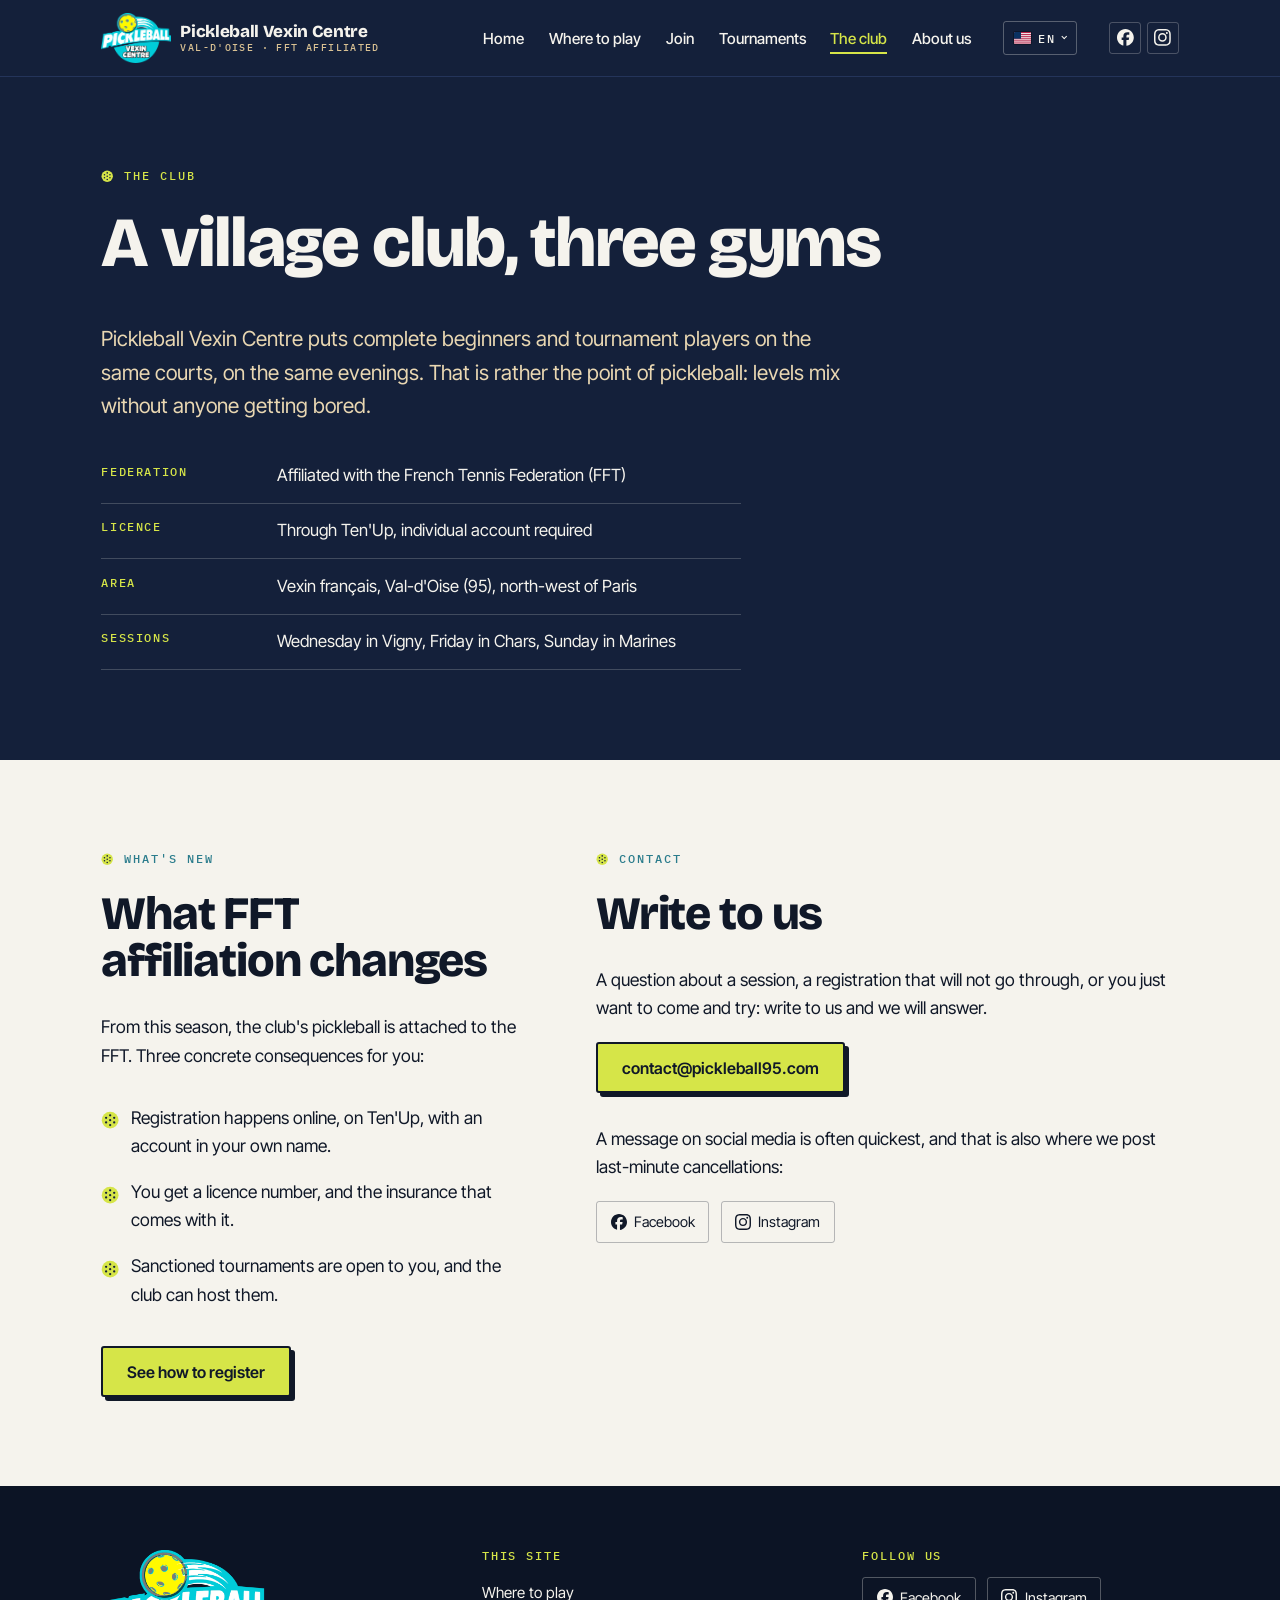
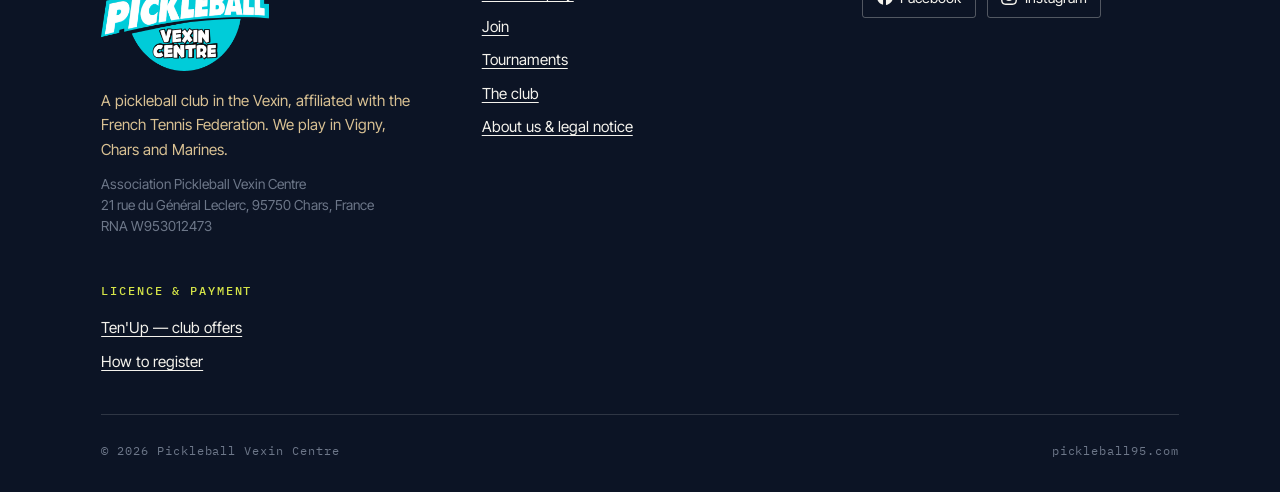
<file: en/the-club.html>
<!DOCTYPE html>
<html lang="en">
<head>
<meta charset="utf-8">
<meta name="viewport" content="width=device-width, initial-scale=1">
<title>The club — Pickleball Vexin Centre</title>
<meta name="description" content="Who we are: an FFT-affiliated pickleball club in the Vexin, three gyms, a village atmosphere. Contact and social media.">
<link rel="canonical" href="https://pickleball95.com/en/the-club.html">
<meta property="og:type" content="website">
<meta property="og:site_name" content="Pickleball Vexin Centre">
<meta property="og:title" content="The club — Pickleball Vexin Centre">
<meta property="og:description" content="Who we are: an FFT-affiliated pickleball club in the Vexin, three gyms, a village atmosphere. Contact and social media.">
<meta property="og:url" content="https://pickleball95.com/en/the-club.html">
<meta property="og:locale" content="en_GB">
<meta property="og:image" content="https://pickleball95.com/og-image.png">
<meta property="og:image:width" content="1200">
<meta property="og:image:height" content="630">
<meta property="og:image:alt" content="Logo Pickleball Vexin Centre">
<meta name="twitter:card" content="summary_large_image">

<link rel="alternate" hreflang="fr" href="https://pickleball95.com/le-club.html">
<link rel="alternate" hreflang="en" href="https://pickleball95.com/en/the-club.html">
<link rel="alternate" hreflang="x-default" href="https://pickleball95.com/le-club.html">
<link rel="icon" href="/favicon.svg" type="image/svg+xml">
<link rel="icon" href="/favicon.ico" sizes="32x32">
<link rel="apple-touch-icon" href="/apple-touch-icon.png">
<link rel="preconnect" href="https://fonts.googleapis.com">
<link rel="preconnect" href="https://fonts.gstatic.com" crossorigin>
<link href="https://fonts.googleapis.com/css2?family=Bricolage+Grotesque:opsz,wght@12..96,700;12..96,800&family=IBM+Plex+Mono:wght@400;500&family=Inter+Tight:wght@400;500;600&display=swap" rel="stylesheet">
<link rel="stylesheet" href="../styles.css">
</head>
<body>

<a class="saut-contenu" href="#contenu">Skip to content</a>

<header class="entete">
  <div class="enveloppe entete__interieur">
    <a class="marque" href="index.html">
      <img class="marque__logo" src="/logo-pvc.png" alt="" width="640" height="460">
      <span>Pickleball Vexin Centre<small>Val-d'Oise · FFT affiliated</small></span>
    </a>
    <div class="entete__droite">
      <nav class="nav" aria-label="Main navigation">
        <ul>
          <li><a href="index.html">Home</a></li>
          <li><a href="where-to-play.html">Where to play</a></li>
          <li><a href="join.html">Join</a></li>
          <li><a href="tournaments.html">Tournaments</a></li>
          <li><a href="the-club.html" aria-current="page">The club</a></li>
          <li><a href="about-us.html">About us</a></li>
        </ul>
      </nav>
      <details class="langue">
      <summary aria-label="Choose language"><svg class="drapeau" viewBox="0 0 21 15" aria-hidden="true"><rect width="21" height="15" fill="#f5f5f5"/><g fill="#b31942"><rect y="0.0000" width="21" height="1.1538"/><rect y="2.3077" width="21" height="1.1538"/><rect y="4.6154" width="21" height="1.1538"/><rect y="6.9231" width="21" height="1.1538"/><rect y="9.2308" width="21" height="1.1538"/><rect y="11.5385" width="21" height="1.1538"/><rect y="13.8462" width="21" height="1.1538"/></g><rect width="8.4" height="8.0769" fill="#0a3161"/></svg><span>EN</span></summary>
      <div class="langue__menu">
        <a href="../le-club.html" hreflang="fr" lang="fr"><svg class="drapeau" viewBox="0 0 21 15" aria-hidden="true"><rect width="7" height="15" fill="#002654"/><rect x="7" width="7" height="15" fill="#f5f5f5"/><rect x="14" width="7" height="15" fill="#ce1126"/></svg>Français</a>
        <a href="the-club.html" hreflang="en" lang="en" aria-current="true"><svg class="drapeau" viewBox="0 0 21 15" aria-hidden="true"><rect width="21" height="15" fill="#f5f5f5"/><g fill="#b31942"><rect y="0.0000" width="21" height="1.1538"/><rect y="2.3077" width="21" height="1.1538"/><rect y="4.6154" width="21" height="1.1538"/><rect y="6.9231" width="21" height="1.1538"/><rect y="9.2308" width="21" height="1.1538"/><rect y="11.5385" width="21" height="1.1538"/><rect y="13.8462" width="21" height="1.1538"/></g><rect width="8.4" height="8.0769" fill="#0a3161"/></svg>English</a>
      </div>
    </details>
      <div class="reseaux">
        <a href="https://www.facebook.com/p/Pickleball-Vexin-Centre-100078045906528/" rel="noopener" aria-label="Pickleball Vexin Centre sur Facebook" title="Facebook"><svg viewBox="0 0 24 24" aria-hidden="true" focusable="false"><path d="M9.101 23.691v-7.98H6.627v-3.667h2.474v-1.58c0-4.085 1.848-5.978 5.858-5.978.401 0 .955.042 1.468.103a8.68 8.68 0 0 1 1.141.195v3.325a8.623 8.623 0 0 0-.653-.036 26.805 26.805 0 0 0-.733-.009c-.707 0-1.259.096-1.675.309a1.686 1.686 0 0 0-.679.622c-.258.42-.374.995-.374 1.752v1.297h3.919l-.386 2.103-.287 1.564h-3.246v8.245C19.396 23.238 24 18.179 24 12.044c0-6.627-5.373-12-12-12s-12 5.373-12 12c0 5.628 3.874 10.35 9.101 11.647Z"/></svg></a>
        <a href="https://www.instagram.com/pickleball_vexin_centre/" rel="noopener" aria-label="Pickleball Vexin Centre sur Instagram" title="Instagram"><svg viewBox="0 0 24 24" aria-hidden="true" focusable="false"><path d="M7.0301.084c-1.2768.0602-2.1487.264-2.911.5634-.7888.3075-1.4575.72-2.1228 1.3877-.6652.6677-1.075 1.3368-1.3802 2.127-.2954.7638-.4956 1.6365-.552 2.914-.0564 1.2775-.0689 1.6882-.0626 4.947.0062 3.2586.0206 3.6671.0825 4.9473.061 1.2765.264 2.1482.5635 2.9107.308.7889.72 1.4573 1.388 2.1228.6679.6655 1.3365 1.0743 2.1285 1.38.7632.295 1.6361.4961 2.9134.552 1.2773.056 1.6884.069 4.9462.0627 3.2578-.0062 3.668-.0207 4.9478-.0814 1.28-.0607 2.147-.2652 2.9098-.5633.7889-.3086 1.4578-.72 2.1228-1.3881.665-.6682 1.0745-1.3378 1.3795-2.1284.2957-.7632.4966-1.636.552-2.9124.056-1.2809.0692-1.6898.063-4.948-.0063-3.2583-.021-3.6668-.0817-4.9465-.0607-1.2797-.264-2.1487-.5633-2.9117-.3084-.7889-.72-1.4568-1.3876-2.1228C21.2982 1.33 20.628.9208 19.8378.6165 19.074.321 18.2017.1197 16.9244.0645 15.6471.0093 15.236-.005 11.977.0014 8.718.0076 8.31.0215 7.0301.0839m.1402 21.6932c-1.17-.0509-1.8053-.2453-2.2287-.408-.5606-.216-.96-.4771-1.3819-.895-.422-.4178-.6811-.8186-.9-1.378-.1644-.4234-.3624-1.058-.4171-2.228-.0595-1.2645-.072-1.6442-.079-4.848-.007-3.2037.0053-3.583.0607-4.848.05-1.169.2456-1.805.408-2.2282.216-.5613.4762-.96.895-1.3816.4188-.4217.8184-.6814 1.3783-.9003.423-.1651 1.0575-.3614 2.227-.4171 1.2655-.06 1.6447-.072 4.848-.079 3.2033-.007 3.5835.005 4.8495.0608 1.169.0508 1.8053.2445 2.228.408.5608.216.96.4754 1.3816.895.4217.4194.6816.8176.9005 1.3787.1653.4217.3617 1.056.4169 2.2263.0602 1.2655.0739 1.645.0796 4.848.0058 3.203-.0055 3.5834-.061 4.848-.051 1.17-.245 1.8055-.408 2.2294-.216.5604-.4763.96-.8954 1.3814-.419.4215-.8181.6811-1.3783.9-.4224.1649-1.0577.3617-2.2262.4174-1.2656.0595-1.6448.072-4.8493.079-3.2045.007-3.5825-.006-4.848-.0608M16.953 5.5864A1.44 1.44 0 1 0 18.39 4.144a1.44 1.44 0 0 0-1.437 1.4424M5.8385 12.012c.0067 3.4032 2.7706 6.1557 6.173 6.1493 3.4026-.0065 6.157-2.7701 6.1506-6.1733-.0065-3.4032-2.771-6.1565-6.174-6.1498-3.403.0067-6.156 2.771-6.1496 6.1738M8 12.0077a4 4 0 1 1 4.008 3.9921A3.9996 3.9996 0 0 1 8 12.0077"/></svg></a>
      </div>
    </div>
  </div>
</header>

<main id="contenu">

  <section class="bloc bloc--nuit">
    <div class="enveloppe">
      <p class="sourcil">
        <svg class="balle" viewBox="0 0 24 24" aria-hidden="true"><circle cx="12" cy="12" r="11"/><circle cx="12" cy="5.6" r="1.5"/><circle cx="17.3" cy="9" r="1.5"/><circle cx="17.3" cy="15" r="1.5"/><circle cx="12" cy="18.4" r="1.5"/><circle cx="6.7" cy="15" r="1.5"/><circle cx="6.7" cy="9" r="1.5"/><circle cx="12" cy="12" r="1.5"/></svg>
        The club
      </p>
      <h1>A village club, three gyms</h1>
      <p class="intro">Pickleball Vexin Centre puts complete beginners and tournament players on the same courts, on the same evenings. That is rather the point of pickleball: levels mix without anyone getting bored.</p>

      <table class="fiche">
        <tbody>
          <tr>
            <th scope="row">Federation</th>
            <td>Affiliated with the French Tennis Federation (FFT)</td>
          </tr>
          <tr>
            <th scope="row">Licence</th>
            <td>Through Ten'Up, individual account required</td>
          </tr>
          <tr>
            <th scope="row">Area</th>
            <td>Vexin français, Val-d'Oise (95), north-west of Paris</td>
          </tr>
          <tr>
            <th scope="row">Sessions</th>
            <td>Wednesday in Vigny, Friday in Chars, Sunday in Marines</td>
          </tr>
        </tbody>
      </table>
    </div>
  </section>

  <section class="bloc">
    <div class="enveloppe duo">
      <div>
        <p class="sourcil">
        <svg class="balle" viewBox="0 0 24 24" aria-hidden="true"><circle cx="12" cy="12" r="11"/><circle cx="12" cy="5.6" r="1.5"/><circle cx="17.3" cy="9" r="1.5"/><circle cx="17.3" cy="15" r="1.5"/><circle cx="12" cy="18.4" r="1.5"/><circle cx="6.7" cy="15" r="1.5"/><circle cx="6.7" cy="9" r="1.5"/><circle cx="12" cy="12" r="1.5"/></svg>
        What's new
      </p>
        <h2>What FFT affiliation changes</h2>
        <p>From this season, the club's pickleball is attached to the FFT. Three concrete consequences for you:</p>
        <ul class="faits">
          <li><svg class="balle" viewBox="0 0 24 24" aria-hidden="true"><circle cx="12" cy="12" r="11"/><circle cx="12" cy="5.6" r="1.5"/><circle cx="17.3" cy="9" r="1.5"/><circle cx="17.3" cy="15" r="1.5"/><circle cx="12" cy="18.4" r="1.5"/><circle cx="6.7" cy="15" r="1.5"/><circle cx="6.7" cy="9" r="1.5"/><circle cx="12" cy="12" r="1.5"/></svg><span>Registration happens online, on Ten'Up, with an account in your own name.</span></li>
          <li><svg class="balle" viewBox="0 0 24 24" aria-hidden="true"><circle cx="12" cy="12" r="11"/><circle cx="12" cy="5.6" r="1.5"/><circle cx="17.3" cy="9" r="1.5"/><circle cx="17.3" cy="15" r="1.5"/><circle cx="12" cy="18.4" r="1.5"/><circle cx="6.7" cy="15" r="1.5"/><circle cx="6.7" cy="9" r="1.5"/><circle cx="12" cy="12" r="1.5"/></svg><span>You get a licence number, and the insurance that comes with it.</span></li>
          <li><svg class="balle" viewBox="0 0 24 24" aria-hidden="true"><circle cx="12" cy="12" r="11"/><circle cx="12" cy="5.6" r="1.5"/><circle cx="17.3" cy="9" r="1.5"/><circle cx="17.3" cy="15" r="1.5"/><circle cx="12" cy="18.4" r="1.5"/><circle cx="6.7" cy="15" r="1.5"/><circle cx="6.7" cy="9" r="1.5"/><circle cx="12" cy="12" r="1.5"/></svg><span>Sanctioned tournaments are open to you, and the club can host them.</span></li>
        </ul>
        <div class="rangee-boutons">
          <a class="bouton" href="join.html">See how to register</a>
        </div>
      </div>

      <div id="contact">
        <p class="sourcil">
        <svg class="balle" viewBox="0 0 24 24" aria-hidden="true"><circle cx="12" cy="12" r="11"/><circle cx="12" cy="5.6" r="1.5"/><circle cx="17.3" cy="9" r="1.5"/><circle cx="17.3" cy="15" r="1.5"/><circle cx="12" cy="18.4" r="1.5"/><circle cx="6.7" cy="15" r="1.5"/><circle cx="6.7" cy="9" r="1.5"/><circle cx="12" cy="12" r="1.5"/></svg>
        Contact
      </p>
        <h2>Write to us</h2>
        <p>A question about a session, a registration that will not go through, or you just want to come and try: write to us and we will answer.</p>
        <!-- TODO Alex : remplacer par l'adresse Google Workspace reellement creee -->
        <p><a class="bouton" href="mailto:contact@pickleball95.com">contact@pickleball95.com</a></p>
        <p style="margin-top: 2rem">A message on social media is often quickest, and that is also where we post last-minute cancellations:</p>
        <div class="social social--clair">
          <a href="https://www.facebook.com/p/Pickleball-Vexin-Centre-100078045906528/" rel="noopener"><span class="social__icone"><svg viewBox="0 0 24 24" aria-hidden="true" focusable="false"><path d="M9.101 23.691v-7.98H6.627v-3.667h2.474v-1.58c0-4.085 1.848-5.978 5.858-5.978.401 0 .955.042 1.468.103a8.68 8.68 0 0 1 1.141.195v3.325a8.623 8.623 0 0 0-.653-.036 26.805 26.805 0 0 0-.733-.009c-.707 0-1.259.096-1.675.309a1.686 1.686 0 0 0-.679.622c-.258.42-.374.995-.374 1.752v1.297h3.919l-.386 2.103-.287 1.564h-3.246v8.245C19.396 23.238 24 18.179 24 12.044c0-6.627-5.373-12-12-12s-12 5.373-12 12c0 5.628 3.874 10.35 9.101 11.647Z"/></svg></span>Facebook</a>
          <a href="https://www.instagram.com/pickleball_vexin_centre/" rel="noopener"><span class="social__icone"><svg viewBox="0 0 24 24" aria-hidden="true" focusable="false"><path d="M7.0301.084c-1.2768.0602-2.1487.264-2.911.5634-.7888.3075-1.4575.72-2.1228 1.3877-.6652.6677-1.075 1.3368-1.3802 2.127-.2954.7638-.4956 1.6365-.552 2.914-.0564 1.2775-.0689 1.6882-.0626 4.947.0062 3.2586.0206 3.6671.0825 4.9473.061 1.2765.264 2.1482.5635 2.9107.308.7889.72 1.4573 1.388 2.1228.6679.6655 1.3365 1.0743 2.1285 1.38.7632.295 1.6361.4961 2.9134.552 1.2773.056 1.6884.069 4.9462.0627 3.2578-.0062 3.668-.0207 4.9478-.0814 1.28-.0607 2.147-.2652 2.9098-.5633.7889-.3086 1.4578-.72 2.1228-1.3881.665-.6682 1.0745-1.3378 1.3795-2.1284.2957-.7632.4966-1.636.552-2.9124.056-1.2809.0692-1.6898.063-4.948-.0063-3.2583-.021-3.6668-.0817-4.9465-.0607-1.2797-.264-2.1487-.5633-2.9117-.3084-.7889-.72-1.4568-1.3876-2.1228C21.2982 1.33 20.628.9208 19.8378.6165 19.074.321 18.2017.1197 16.9244.0645 15.6471.0093 15.236-.005 11.977.0014 8.718.0076 8.31.0215 7.0301.0839m.1402 21.6932c-1.17-.0509-1.8053-.2453-2.2287-.408-.5606-.216-.96-.4771-1.3819-.895-.422-.4178-.6811-.8186-.9-1.378-.1644-.4234-.3624-1.058-.4171-2.228-.0595-1.2645-.072-1.6442-.079-4.848-.007-3.2037.0053-3.583.0607-4.848.05-1.169.2456-1.805.408-2.2282.216-.5613.4762-.96.895-1.3816.4188-.4217.8184-.6814 1.3783-.9003.423-.1651 1.0575-.3614 2.227-.4171 1.2655-.06 1.6447-.072 4.848-.079 3.2033-.007 3.5835.005 4.8495.0608 1.169.0508 1.8053.2445 2.228.408.5608.216.96.4754 1.3816.895.4217.4194.6816.8176.9005 1.3787.1653.4217.3617 1.056.4169 2.2263.0602 1.2655.0739 1.645.0796 4.848.0058 3.203-.0055 3.5834-.061 4.848-.051 1.17-.245 1.8055-.408 2.2294-.216.5604-.4763.96-.8954 1.3814-.419.4215-.8181.6811-1.3783.9-.4224.1649-1.0577.3617-2.2262.4174-1.2656.0595-1.6448.072-4.8493.079-3.2045.007-3.5825-.006-4.848-.0608M16.953 5.5864A1.44 1.44 0 1 0 18.39 4.144a1.44 1.44 0 0 0-1.437 1.4424M5.8385 12.012c.0067 3.4032 2.7706 6.1557 6.173 6.1493 3.4026-.0065 6.157-2.7701 6.1506-6.1733-.0065-3.4032-2.771-6.1565-6.174-6.1498-3.403.0067-6.156 2.771-6.1496 6.1738M8 12.0077a4 4 0 1 1 4.008 3.9921A3.9996 3.9996 0 0 1 8 12.0077"/></svg></span>Instagram</a>
        </div>
      </div>
    </div>
  </section>

</main>

<footer class="pied">
  <div class="enveloppe">
    <div class="pied__grille">
      <div>
        <h2 class="pied__marque"><img src="/logo-pvc.png" alt="Pickleball Vexin Centre" width="640" height="460"></h2>
        <p>A pickleball club in the Vexin, affiliated with the French Tennis Federation. We play in Vigny, Chars and Marines.</p>
        <p class="pied__legal">Association Pickleball Vexin Centre<br>21 rue du Général Leclerc, 95750 Chars, France<br>RNA W953012473</p>
      </div>
      <div>
        <h3>This site</h3>
        <ul>
          <li><a href="where-to-play.html">Where to play</a></li>
          <li><a href="join.html">Join</a></li>
          <li><a href="tournaments.html">Tournaments</a></li>
          <li><a href="the-club.html">The club</a></li>
        
          <li><a href="about-us.html">About us &amp; legal notice</a></li></ul>
      </div>
      <div>
        <h3>Follow us</h3>
        <div class="social">
          <a href="https://www.facebook.com/p/Pickleball-Vexin-Centre-100078045906528/" rel="noopener"><span class="social__icone"><svg viewBox="0 0 24 24" aria-hidden="true" focusable="false"><path d="M9.101 23.691v-7.98H6.627v-3.667h2.474v-1.58c0-4.085 1.848-5.978 5.858-5.978.401 0 .955.042 1.468.103a8.68 8.68 0 0 1 1.141.195v3.325a8.623 8.623 0 0 0-.653-.036 26.805 26.805 0 0 0-.733-.009c-.707 0-1.259.096-1.675.309a1.686 1.686 0 0 0-.679.622c-.258.42-.374.995-.374 1.752v1.297h3.919l-.386 2.103-.287 1.564h-3.246v8.245C19.396 23.238 24 18.179 24 12.044c0-6.627-5.373-12-12-12s-12 5.373-12 12c0 5.628 3.874 10.35 9.101 11.647Z"/></svg></span>Facebook</a>
          <a href="https://www.instagram.com/pickleball_vexin_centre/" rel="noopener"><span class="social__icone"><svg viewBox="0 0 24 24" aria-hidden="true" focusable="false"><path d="M7.0301.084c-1.2768.0602-2.1487.264-2.911.5634-.7888.3075-1.4575.72-2.1228 1.3877-.6652.6677-1.075 1.3368-1.3802 2.127-.2954.7638-.4956 1.6365-.552 2.914-.0564 1.2775-.0689 1.6882-.0626 4.947.0062 3.2586.0206 3.6671.0825 4.9473.061 1.2765.264 2.1482.5635 2.9107.308.7889.72 1.4573 1.388 2.1228.6679.6655 1.3365 1.0743 2.1285 1.38.7632.295 1.6361.4961 2.9134.552 1.2773.056 1.6884.069 4.9462.0627 3.2578-.0062 3.668-.0207 4.9478-.0814 1.28-.0607 2.147-.2652 2.9098-.5633.7889-.3086 1.4578-.72 2.1228-1.3881.665-.6682 1.0745-1.3378 1.3795-2.1284.2957-.7632.4966-1.636.552-2.9124.056-1.2809.0692-1.6898.063-4.948-.0063-3.2583-.021-3.6668-.0817-4.9465-.0607-1.2797-.264-2.1487-.5633-2.9117-.3084-.7889-.72-1.4568-1.3876-2.1228C21.2982 1.33 20.628.9208 19.8378.6165 19.074.321 18.2017.1197 16.9244.0645 15.6471.0093 15.236-.005 11.977.0014 8.718.0076 8.31.0215 7.0301.0839m.1402 21.6932c-1.17-.0509-1.8053-.2453-2.2287-.408-.5606-.216-.96-.4771-1.3819-.895-.422-.4178-.6811-.8186-.9-1.378-.1644-.4234-.3624-1.058-.4171-2.228-.0595-1.2645-.072-1.6442-.079-4.848-.007-3.2037.0053-3.583.0607-4.848.05-1.169.2456-1.805.408-2.2282.216-.5613.4762-.96.895-1.3816.4188-.4217.8184-.6814 1.3783-.9003.423-.1651 1.0575-.3614 2.227-.4171 1.2655-.06 1.6447-.072 4.848-.079 3.2033-.007 3.5835.005 4.8495.0608 1.169.0508 1.8053.2445 2.228.408.5608.216.96.4754 1.3816.895.4217.4194.6816.8176.9005 1.3787.1653.4217.3617 1.056.4169 2.2263.0602 1.2655.0739 1.645.0796 4.848.0058 3.203-.0055 3.5834-.061 4.848-.051 1.17-.245 1.8055-.408 2.2294-.216.5604-.4763.96-.8954 1.3814-.419.4215-.8181.6811-1.3783.9-.4224.1649-1.0577.3617-2.2262.4174-1.2656.0595-1.6448.072-4.8493.079-3.2045.007-3.5825-.006-4.848-.0608M16.953 5.5864A1.44 1.44 0 1 0 18.39 4.144a1.44 1.44 0 0 0-1.437 1.4424M5.8385 12.012c.0067 3.4032 2.7706 6.1557 6.173 6.1493 3.4026-.0065 6.157-2.7701 6.1506-6.1733-.0065-3.4032-2.771-6.1565-6.174-6.1498-3.403.0067-6.156 2.771-6.1496 6.1738M8 12.0077a4 4 0 1 1 4.008 3.9921A3.9996 3.9996 0 0 1 8 12.0077"/></svg></span>Instagram</a>
        </div>
      </div>
      <div>
        <h3>Licence &amp; payment</h3>
        <ul>
          <li><a href="https://tenup.fft.fr/club/57950515/offres" rel="noopener">Ten'Up — club offers</a></li>
          <li><a href="join.html">How to register</a></li>
        </ul>
      </div>
    </div>
    <div class="pied__bas">
      <span>© 2026 Pickleball Vexin Centre</span>
      <span>pickleball95.com</span>
    </div>
  </div>
</footer>

<script>
document.addEventListener('click', function (e) {
  document.querySelectorAll('details.langue[open]').forEach(function (d) {
    if (!d.contains(e.target)) d.removeAttribute('open');
  });
});
document.addEventListener('keydown', function (e) {
  if (e.key === 'Escape') {
    document.querySelectorAll('details.langue[open]').forEach(function (d) {
      d.removeAttribute('open');
    });
  }
});
</script>
</body>
</html>
</file>
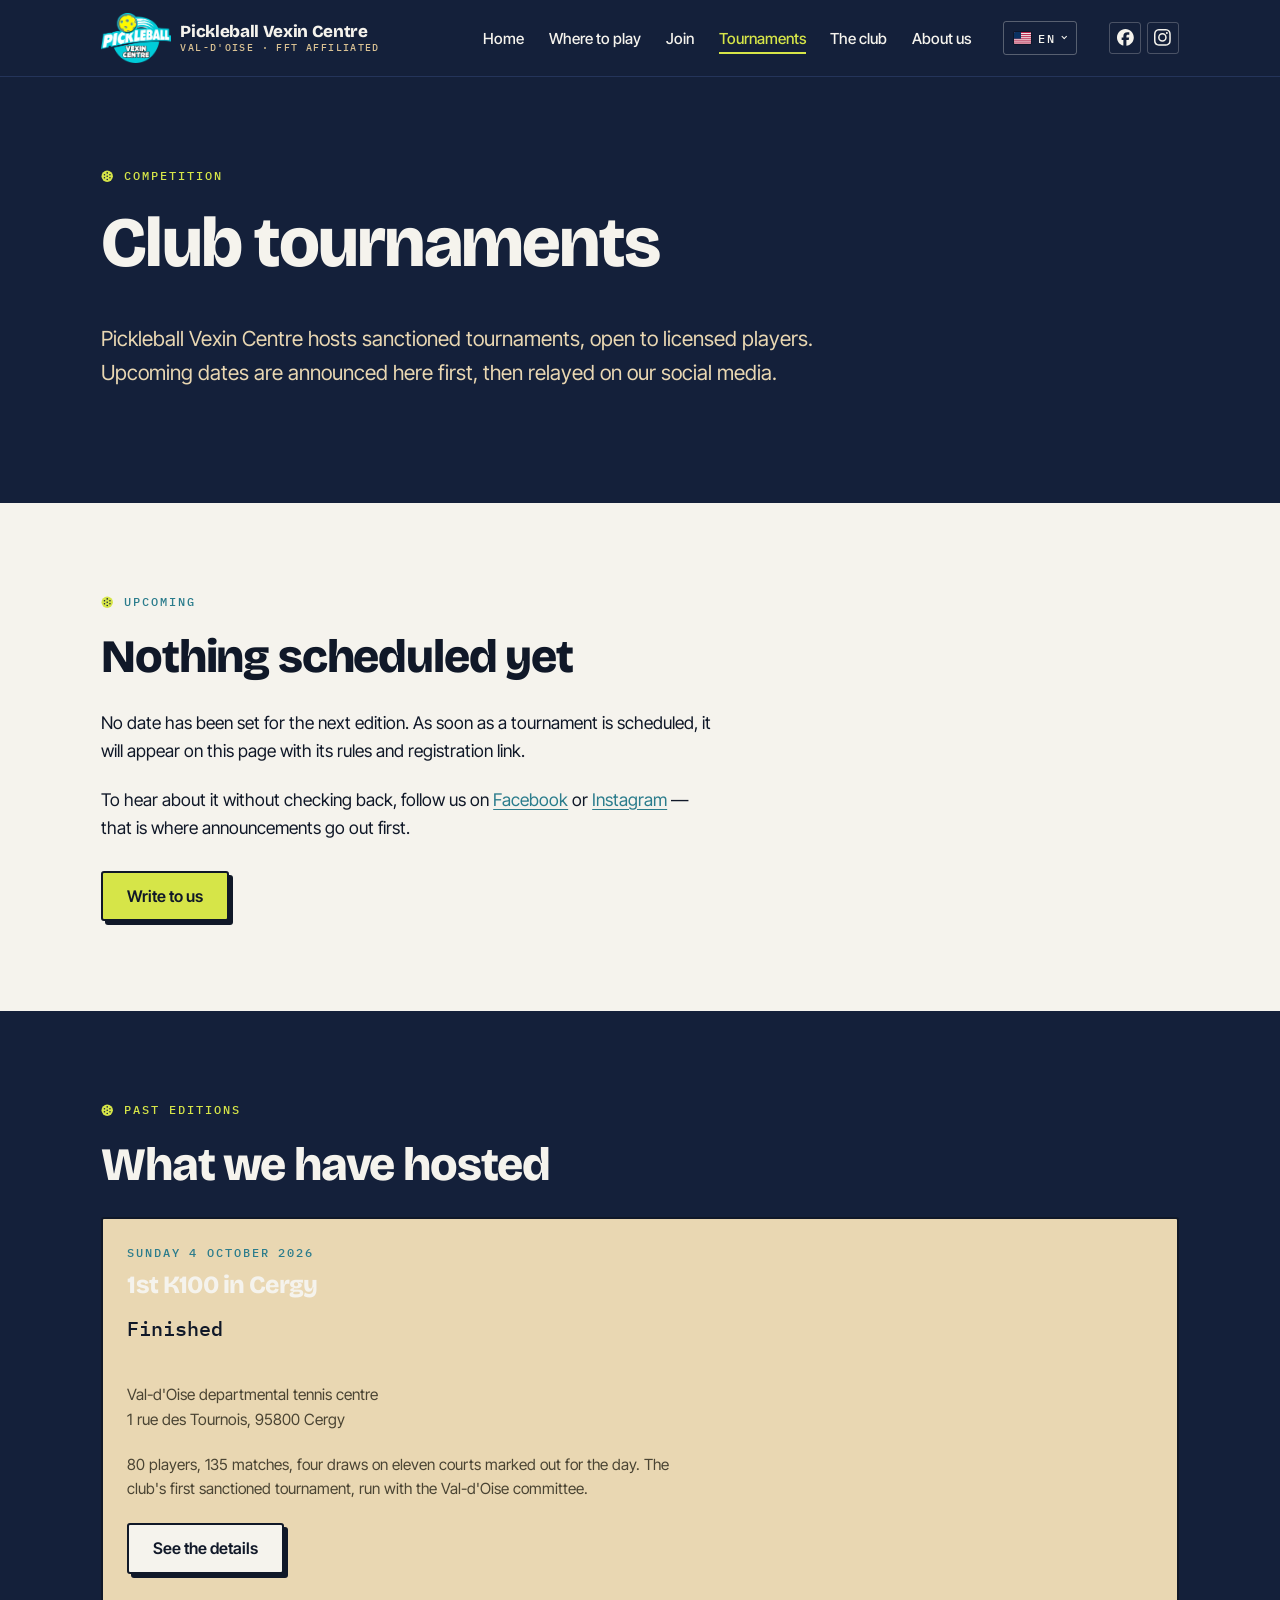
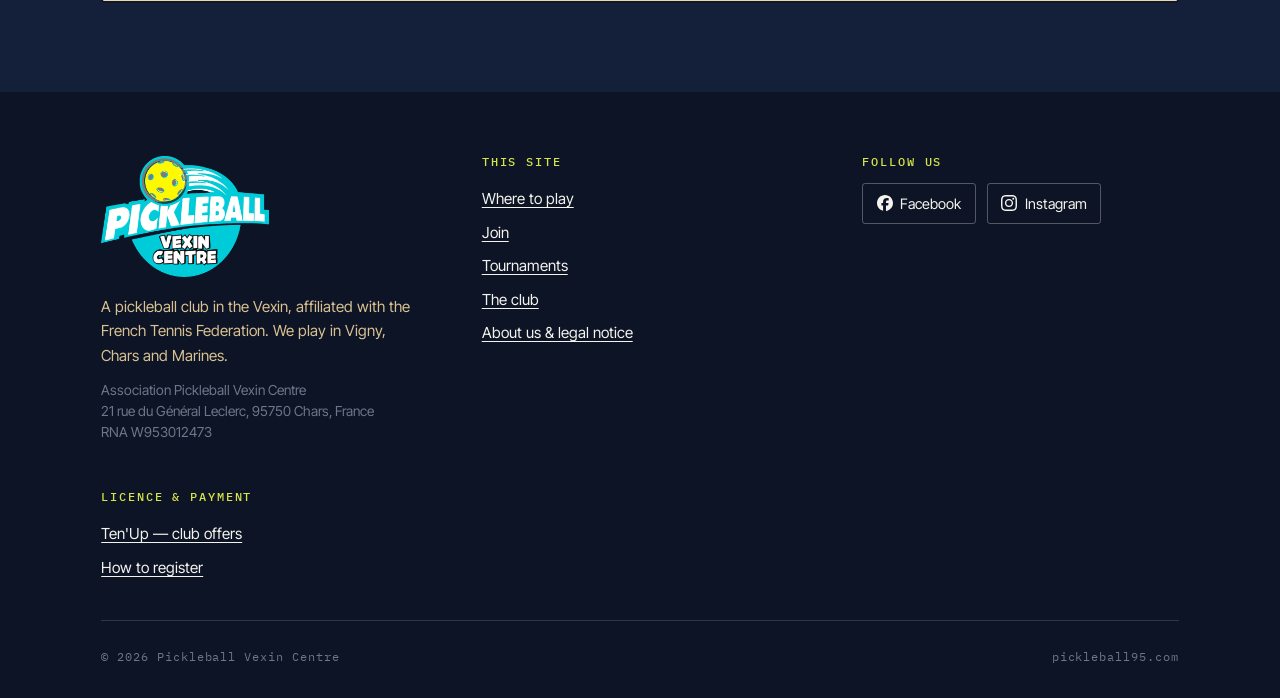
<file: en/tournaments.html>
<!DOCTYPE html>
<html lang="en">
<head>
<meta charset="utf-8">
<meta name="viewport" content="width=device-width, initial-scale=1">
<title>Tournaments — Pickleball Vexin Centre</title>
<meta name="description" content="Tournaments hosted by the Pickleball Vexin Centre club. Upcoming dates and past editions, including the 1st K100 in Cergy and its 80 players in October 2026.">
<link rel="canonical" href="https://pickleball95.com/en/tournaments.html">
<link rel="alternate" hreflang="fr" href="https://pickleball95.com/tournois.html">
<link rel="alternate" hreflang="en" href="https://pickleball95.com/en/tournaments.html">
<link rel="alternate" hreflang="x-default" href="https://pickleball95.com/tournois.html">
<meta property="og:type" content="website">
<meta property="og:site_name" content="Pickleball Vexin Centre">
<meta property="og:title" content="Tournaments — Pickleball Vexin Centre">
<meta property="og:description" content="Tournaments hosted by the Pickleball Vexin Centre club. Upcoming dates and past editions, including the 1st K100 in Cergy and its 80 players in October 2026.">
<meta property="og:url" content="https://pickleball95.com/en/tournaments.html">
<meta property="og:locale" content="en_GB">
<meta property="og:image" content="https://pickleball95.com/og-image.png">
<meta property="og:image:width" content="1200">
<meta property="og:image:height" content="630">
<meta property="og:image:alt" content="Logo Pickleball Vexin Centre">
<meta name="twitter:card" content="summary_large_image">

<link rel="icon" href="/favicon.svg" type="image/svg+xml">
<link rel="icon" href="/favicon.ico" sizes="32x32">
<link rel="apple-touch-icon" href="/apple-touch-icon.png">
<link rel="preconnect" href="https://fonts.googleapis.com">
<link rel="preconnect" href="https://fonts.gstatic.com" crossorigin>
<link href="https://fonts.googleapis.com/css2?family=Bricolage+Grotesque:opsz,wght@12..96,700;12..96,800&family=IBM+Plex+Mono:wght@400;500&family=Inter+Tight:wght@400;500;600&display=swap" rel="stylesheet">
<link rel="stylesheet" href="../styles.css">
</head>
<body>

<a class="saut-contenu" href="#contenu">Skip to content</a>

<header class="entete">
  <div class="enveloppe entete__interieur">
    <a class="marque" href="index.html">
      <img class="marque__logo" src="/logo-pvc.png" alt="" width="640" height="460">
      <span>Pickleball Vexin Centre<small>Val-d'Oise · FFT affiliated</small></span>
    </a>
    <div class="entete__droite">
      <nav class="nav" aria-label="Main navigation">
        <ul>
          <li><a href="index.html">Home</a></li>
          <li><a href="where-to-play.html">Where to play</a></li>
          <li><a href="join.html">Join</a></li>
          <li><a href="tournaments.html" aria-current="page">Tournaments</a></li>
          <li><a href="the-club.html">The club</a></li>
          <li><a href="about-us.html">About us</a></li>
        </ul>
      </nav>
      <details class="langue">
      <summary aria-label="Choose language"><svg class="drapeau" viewBox="0 0 21 15" aria-hidden="true"><rect width="21" height="15" fill="#f5f5f5"/><g fill="#b31942"><rect y="0.0000" width="21" height="1.1538"/><rect y="2.3077" width="21" height="1.1538"/><rect y="4.6154" width="21" height="1.1538"/><rect y="6.9231" width="21" height="1.1538"/><rect y="9.2308" width="21" height="1.1538"/><rect y="11.5385" width="21" height="1.1538"/><rect y="13.8462" width="21" height="1.1538"/></g><rect width="8.4" height="8.0769" fill="#0a3161"/></svg><span>EN</span></summary>
      <div class="langue__menu">
        <a href="../tournois.html" hreflang="fr" lang="fr"><svg class="drapeau" viewBox="0 0 21 15" aria-hidden="true"><rect width="7" height="15" fill="#002654"/><rect x="7" width="7" height="15" fill="#f5f5f5"/><rect x="14" width="7" height="15" fill="#ce1126"/></svg>Français</a>
        <a href="tournaments.html" hreflang="en" lang="en" aria-current="true"><svg class="drapeau" viewBox="0 0 21 15" aria-hidden="true"><rect width="21" height="15" fill="#f5f5f5"/><g fill="#b31942"><rect y="0.0000" width="21" height="1.1538"/><rect y="2.3077" width="21" height="1.1538"/><rect y="4.6154" width="21" height="1.1538"/><rect y="6.9231" width="21" height="1.1538"/><rect y="9.2308" width="21" height="1.1538"/><rect y="11.5385" width="21" height="1.1538"/><rect y="13.8462" width="21" height="1.1538"/></g><rect width="8.4" height="8.0769" fill="#0a3161"/></svg>English</a>
      </div>
    </details>
      <div class="reseaux">
        <a href="https://www.facebook.com/p/Pickleball-Vexin-Centre-100078045906528/" rel="noopener" aria-label="Pickleball Vexin Centre sur Facebook" title="Facebook"><svg viewBox="0 0 24 24" aria-hidden="true" focusable="false"><path d="M9.101 23.691v-7.98H6.627v-3.667h2.474v-1.58c0-4.085 1.848-5.978 5.858-5.978.401 0 .955.042 1.468.103a8.68 8.68 0 0 1 1.141.195v3.325a8.623 8.623 0 0 0-.653-.036 26.805 26.805 0 0 0-.733-.009c-.707 0-1.259.096-1.675.309a1.686 1.686 0 0 0-.679.622c-.258.42-.374.995-.374 1.752v1.297h3.919l-.386 2.103-.287 1.564h-3.246v8.245C19.396 23.238 24 18.179 24 12.044c0-6.627-5.373-12-12-12s-12 5.373-12 12c0 5.628 3.874 10.35 9.101 11.647Z"/></svg></a>
        <a href="https://www.instagram.com/pickleball_vexin_centre/" rel="noopener" aria-label="Pickleball Vexin Centre sur Instagram" title="Instagram"><svg viewBox="0 0 24 24" aria-hidden="true" focusable="false"><path d="M7.0301.084c-1.2768.0602-2.1487.264-2.911.5634-.7888.3075-1.4575.72-2.1228 1.3877-.6652.6677-1.075 1.3368-1.3802 2.127-.2954.7638-.4956 1.6365-.552 2.914-.0564 1.2775-.0689 1.6882-.0626 4.947.0062 3.2586.0206 3.6671.0825 4.9473.061 1.2765.264 2.1482.5635 2.9107.308.7889.72 1.4573 1.388 2.1228.6679.6655 1.3365 1.0743 2.1285 1.38.7632.295 1.6361.4961 2.9134.552 1.2773.056 1.6884.069 4.9462.0627 3.2578-.0062 3.668-.0207 4.9478-.0814 1.28-.0607 2.147-.2652 2.9098-.5633.7889-.3086 1.4578-.72 2.1228-1.3881.665-.6682 1.0745-1.3378 1.3795-2.1284.2957-.7632.4966-1.636.552-2.9124.056-1.2809.0692-1.6898.063-4.948-.0063-3.2583-.021-3.6668-.0817-4.9465-.0607-1.2797-.264-2.1487-.5633-2.9117-.3084-.7889-.72-1.4568-1.3876-2.1228C21.2982 1.33 20.628.9208 19.8378.6165 19.074.321 18.2017.1197 16.9244.0645 15.6471.0093 15.236-.005 11.977.0014 8.718.0076 8.31.0215 7.0301.0839m.1402 21.6932c-1.17-.0509-1.8053-.2453-2.2287-.408-.5606-.216-.96-.4771-1.3819-.895-.422-.4178-.6811-.8186-.9-1.378-.1644-.4234-.3624-1.058-.4171-2.228-.0595-1.2645-.072-1.6442-.079-4.848-.007-3.2037.0053-3.583.0607-4.848.05-1.169.2456-1.805.408-2.2282.216-.5613.4762-.96.895-1.3816.4188-.4217.8184-.6814 1.3783-.9003.423-.1651 1.0575-.3614 2.227-.4171 1.2655-.06 1.6447-.072 4.848-.079 3.2033-.007 3.5835.005 4.8495.0608 1.169.0508 1.8053.2445 2.228.408.5608.216.96.4754 1.3816.895.4217.4194.6816.8176.9005 1.3787.1653.4217.3617 1.056.4169 2.2263.0602 1.2655.0739 1.645.0796 4.848.0058 3.203-.0055 3.5834-.061 4.848-.051 1.17-.245 1.8055-.408 2.2294-.216.5604-.4763.96-.8954 1.3814-.419.4215-.8181.6811-1.3783.9-.4224.1649-1.0577.3617-2.2262.4174-1.2656.0595-1.6448.072-4.8493.079-3.2045.007-3.5825-.006-4.848-.0608M16.953 5.5864A1.44 1.44 0 1 0 18.39 4.144a1.44 1.44 0 0 0-1.437 1.4424M5.8385 12.012c.0067 3.4032 2.7706 6.1557 6.173 6.1493 3.4026-.0065 6.157-2.7701 6.1506-6.1733-.0065-3.4032-2.771-6.1565-6.174-6.1498-3.403.0067-6.156 2.771-6.1496 6.1738M8 12.0077a4 4 0 1 1 4.008 3.9921A3.9996 3.9996 0 0 1 8 12.0077"/></svg></a>
      </div>
    </div>
  </div>
</header>

<main id="contenu">

  <section class="bloc bloc--nuit">
    <div class="enveloppe">
      <p class="sourcil">
        <svg class="balle" viewBox="0 0 24 24" aria-hidden="true"><circle cx="12" cy="12" r="11"/><circle cx="12" cy="5.6" r="1.5"/><circle cx="17.3" cy="9" r="1.5"/><circle cx="17.3" cy="15" r="1.5"/><circle cx="12" cy="18.4" r="1.5"/><circle cx="6.7" cy="15" r="1.5"/><circle cx="6.7" cy="9" r="1.5"/><circle cx="12" cy="12" r="1.5"/></svg>
        Competition
      </p>
      <h1>Club tournaments</h1>
      <p class="intro">Pickleball Vexin Centre hosts sanctioned tournaments, open to licensed players. Upcoming dates are announced here first, then relayed on our social media.</p>
    </div>
  </section>

  <section class="bloc">
    <div class="enveloppe">
      <p class="sourcil">
        <svg class="balle" viewBox="0 0 24 24" aria-hidden="true"><circle cx="12" cy="12" r="11"/><circle cx="12" cy="5.6" r="1.5"/><circle cx="17.3" cy="9" r="1.5"/><circle cx="17.3" cy="15" r="1.5"/><circle cx="12" cy="18.4" r="1.5"/><circle cx="6.7" cy="15" r="1.5"/><circle cx="6.7" cy="9" r="1.5"/><circle cx="12" cy="12" r="1.5"/></svg>
        Upcoming
      </p>
      <h2>Nothing scheduled yet</h2>
      <p>No date has been set for the next edition. As soon as a tournament is scheduled, it will appear on this page with its rules and registration link.</p>
      <p>To hear about it without checking back, follow us on <a href="https://www.facebook.com/p/Pickleball-Vexin-Centre-100078045906528/" rel="noopener">Facebook</a> or <a href="https://www.instagram.com/pickleball_vexin_centre/" rel="noopener">Instagram</a> — that is where announcements go out first.</p>
      <div class="rangee-boutons">
        <a class="bouton" href="the-club.html#contact">Write to us</a>
      </div>
    </div>
  </section>

  <section class="bloc bloc--nuit">
    <div class="enveloppe">
      <p class="sourcil">
        <svg class="balle" viewBox="0 0 24 24" aria-hidden="true"><circle cx="12" cy="12" r="11"/><circle cx="12" cy="5.6" r="1.5"/><circle cx="17.3" cy="9" r="1.5"/><circle cx="17.3" cy="15" r="1.5"/><circle cx="12" cy="18.4" r="1.5"/><circle cx="6.7" cy="15" r="1.5"/><circle cx="6.7" cy="9" r="1.5"/><circle cx="12" cy="12" r="1.5"/></svg>
        Past editions
      </p>
      <h2>What we have hosted</h2>
      <div class="grille">
        <article class="gymnase">
          <p class="gymnase__jour">Sunday 4 October 2026</p>
          <h3>1st K100 in Cergy</h3>
          <p class="gymnase__creneau">Finished</p>
          <address>Val-d'Oise departmental tennis centre<br>1 rue des Tournois, 95800 Cergy</address>
          <p style="font-size:0.96rem;color:#4a4433">80 players, 135 matches, four draws on eleven courts marked out for the day. The club's first sanctioned tournament, run with the Val-d'Oise committee.</p>
          <a class="bouton" href="k100-tournament.html">See the details</a>
        </article>
      </div>
    </div>
  </section>

</main>

<footer class="pied">
  <div class="enveloppe">
    <div class="pied__grille">
      <div>
        <h2 class="pied__marque"><img src="/logo-pvc.png" alt="Pickleball Vexin Centre" width="640" height="460"></h2>
        <p>A pickleball club in the Vexin, affiliated with the French Tennis Federation. We play in Vigny, Chars and Marines.</p>
        <p class="pied__legal">Association Pickleball Vexin Centre<br>21 rue du Général Leclerc, 95750 Chars, France<br>RNA W953012473</p>
      </div>
      <div>
        <h3>This site</h3>
        <ul>
          <li><a href="where-to-play.html">Where to play</a></li>
          <li><a href="join.html">Join</a></li>
          <li><a href="tournaments.html">Tournaments</a></li>
          <li><a href="the-club.html">The club</a></li>
        
          <li><a href="about-us.html">About us &amp; legal notice</a></li></ul>
      </div>
      <div>
        <h3>Follow us</h3>
        <div class="social">
          <a href="https://www.facebook.com/p/Pickleball-Vexin-Centre-100078045906528/" rel="noopener"><span class="social__icone"><svg viewBox="0 0 24 24" aria-hidden="true" focusable="false"><path d="M9.101 23.691v-7.98H6.627v-3.667h2.474v-1.58c0-4.085 1.848-5.978 5.858-5.978.401 0 .955.042 1.468.103a8.68 8.68 0 0 1 1.141.195v3.325a8.623 8.623 0 0 0-.653-.036 26.805 26.805 0 0 0-.733-.009c-.707 0-1.259.096-1.675.309a1.686 1.686 0 0 0-.679.622c-.258.42-.374.995-.374 1.752v1.297h3.919l-.386 2.103-.287 1.564h-3.246v8.245C19.396 23.238 24 18.179 24 12.044c0-6.627-5.373-12-12-12s-12 5.373-12 12c0 5.628 3.874 10.35 9.101 11.647Z"/></svg></span>Facebook</a>
          <a href="https://www.instagram.com/pickleball_vexin_centre/" rel="noopener"><span class="social__icone"><svg viewBox="0 0 24 24" aria-hidden="true" focusable="false"><path d="M7.0301.084c-1.2768.0602-2.1487.264-2.911.5634-.7888.3075-1.4575.72-2.1228 1.3877-.6652.6677-1.075 1.3368-1.3802 2.127-.2954.7638-.4956 1.6365-.552 2.914-.0564 1.2775-.0689 1.6882-.0626 4.947.0062 3.2586.0206 3.6671.0825 4.9473.061 1.2765.264 2.1482.5635 2.9107.308.7889.72 1.4573 1.388 2.1228.6679.6655 1.3365 1.0743 2.1285 1.38.7632.295 1.6361.4961 2.9134.552 1.2773.056 1.6884.069 4.9462.0627 3.2578-.0062 3.668-.0207 4.9478-.0814 1.28-.0607 2.147-.2652 2.9098-.5633.7889-.3086 1.4578-.72 2.1228-1.3881.665-.6682 1.0745-1.3378 1.3795-2.1284.2957-.7632.4966-1.636.552-2.9124.056-1.2809.0692-1.6898.063-4.948-.0063-3.2583-.021-3.6668-.0817-4.9465-.0607-1.2797-.264-2.1487-.5633-2.9117-.3084-.7889-.72-1.4568-1.3876-2.1228C21.2982 1.33 20.628.9208 19.8378.6165 19.074.321 18.2017.1197 16.9244.0645 15.6471.0093 15.236-.005 11.977.0014 8.718.0076 8.31.0215 7.0301.0839m.1402 21.6932c-1.17-.0509-1.8053-.2453-2.2287-.408-.5606-.216-.96-.4771-1.3819-.895-.422-.4178-.6811-.8186-.9-1.378-.1644-.4234-.3624-1.058-.4171-2.228-.0595-1.2645-.072-1.6442-.079-4.848-.007-3.2037.0053-3.583.0607-4.848.05-1.169.2456-1.805.408-2.2282.216-.5613.4762-.96.895-1.3816.4188-.4217.8184-.6814 1.3783-.9003.423-.1651 1.0575-.3614 2.227-.4171 1.2655-.06 1.6447-.072 4.848-.079 3.2033-.007 3.5835.005 4.8495.0608 1.169.0508 1.8053.2445 2.228.408.5608.216.96.4754 1.3816.895.4217.4194.6816.8176.9005 1.3787.1653.4217.3617 1.056.4169 2.2263.0602 1.2655.0739 1.645.0796 4.848.0058 3.203-.0055 3.5834-.061 4.848-.051 1.17-.245 1.8055-.408 2.2294-.216.5604-.4763.96-.8954 1.3814-.419.4215-.8181.6811-1.3783.9-.4224.1649-1.0577.3617-2.2262.4174-1.2656.0595-1.6448.072-4.8493.079-3.2045.007-3.5825-.006-4.848-.0608M16.953 5.5864A1.44 1.44 0 1 0 18.39 4.144a1.44 1.44 0 0 0-1.437 1.4424M5.8385 12.012c.0067 3.4032 2.7706 6.1557 6.173 6.1493 3.4026-.0065 6.157-2.7701 6.1506-6.1733-.0065-3.4032-2.771-6.1565-6.174-6.1498-3.403.0067-6.156 2.771-6.1496 6.1738M8 12.0077a4 4 0 1 1 4.008 3.9921A3.9996 3.9996 0 0 1 8 12.0077"/></svg></span>Instagram</a>
        </div>
      </div>
      <div>
        <h3>Licence &amp; payment</h3>
        <ul>
          <li><a href="https://tenup.fft.fr/club/57950515/offres" rel="noopener">Ten'Up — club offers</a></li>
          <li><a href="join.html">How to register</a></li>
        </ul>
      </div>
    </div>
    <div class="pied__bas">
      <span>© 2026 Pickleball Vexin Centre</span>
      <span>pickleball95.com</span>
    </div>
  </div>
</footer>

<script>
document.addEventListener('click', function (e) {
  document.querySelectorAll('details.langue[open]').forEach(function (d) {
    if (!d.contains(e.target)) d.removeAttribute('open');
  });
});
document.addEventListener('keydown', function (e) {
  if (e.key === 'Escape') {
    document.querySelectorAll('details.langue[open]').forEach(function (d) {
      d.removeAttribute('open');
    });
  }
});
</script>
</body>
</html>
</file>
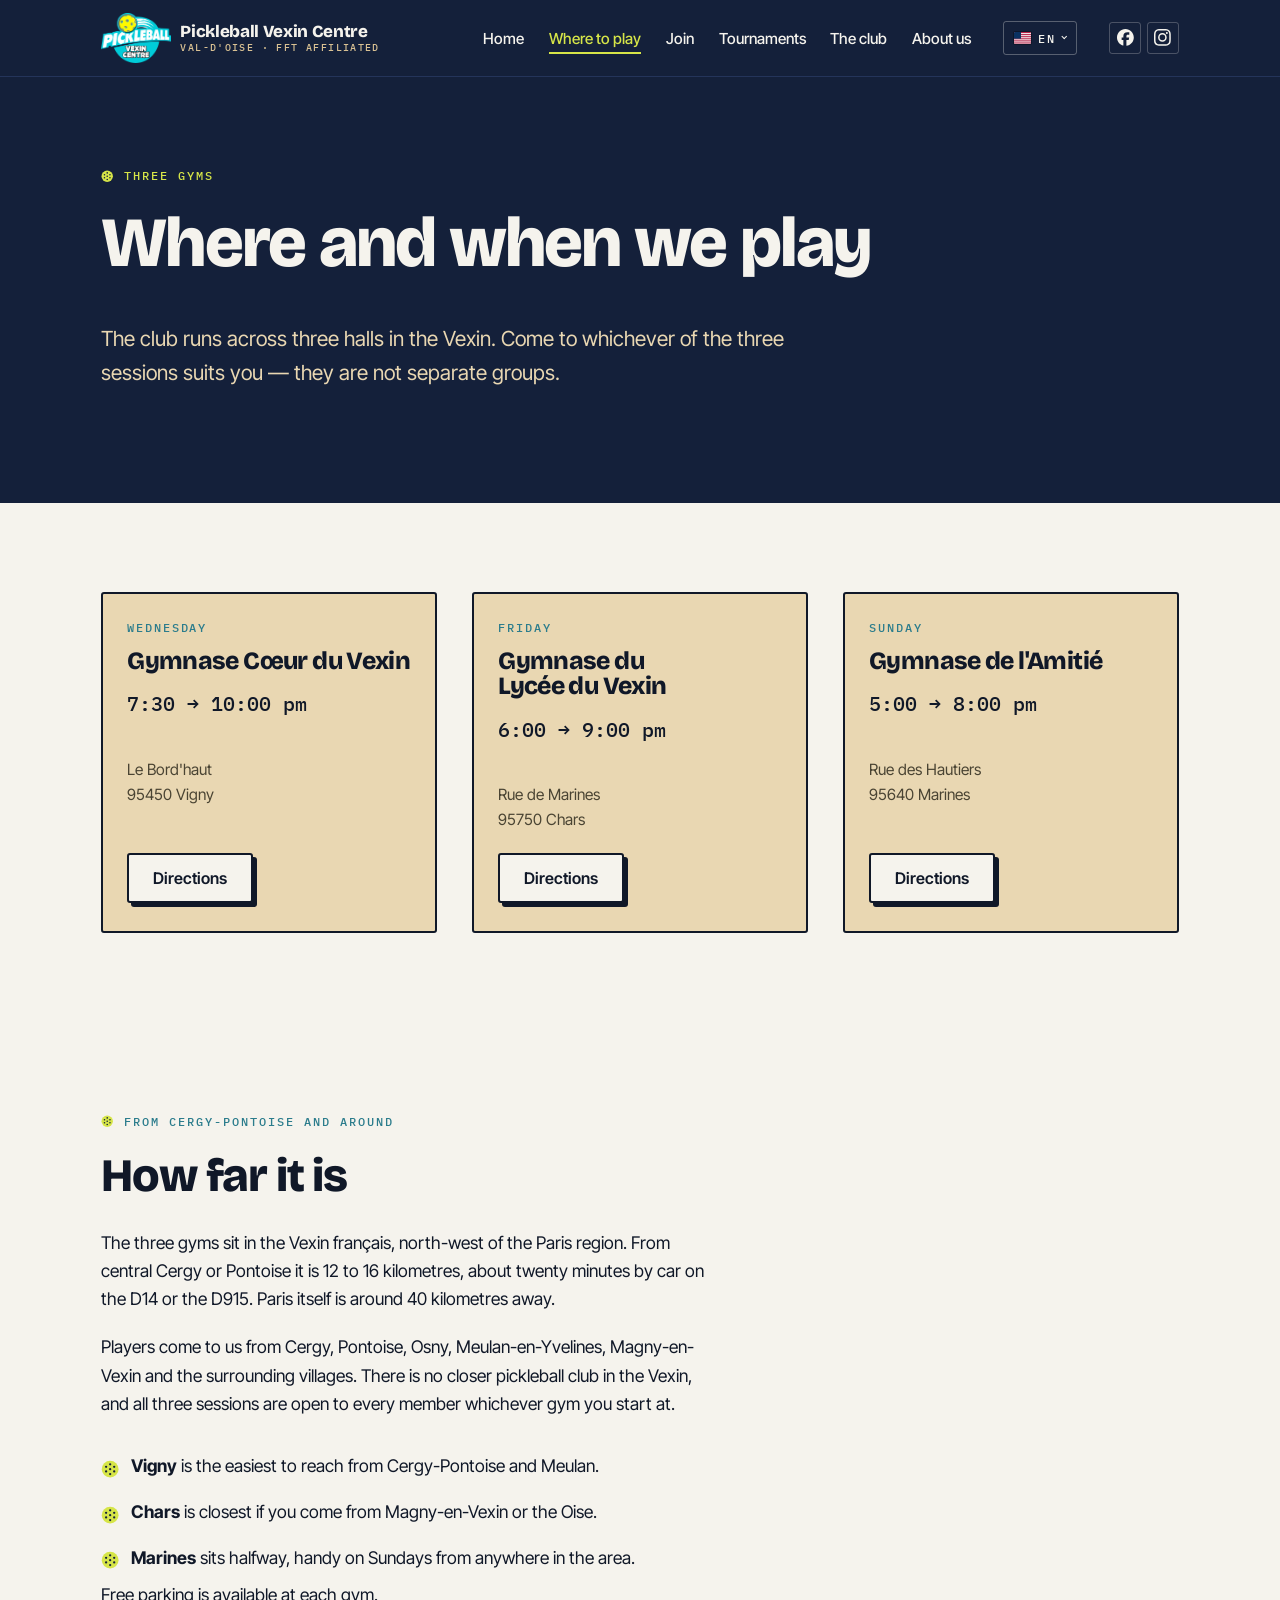
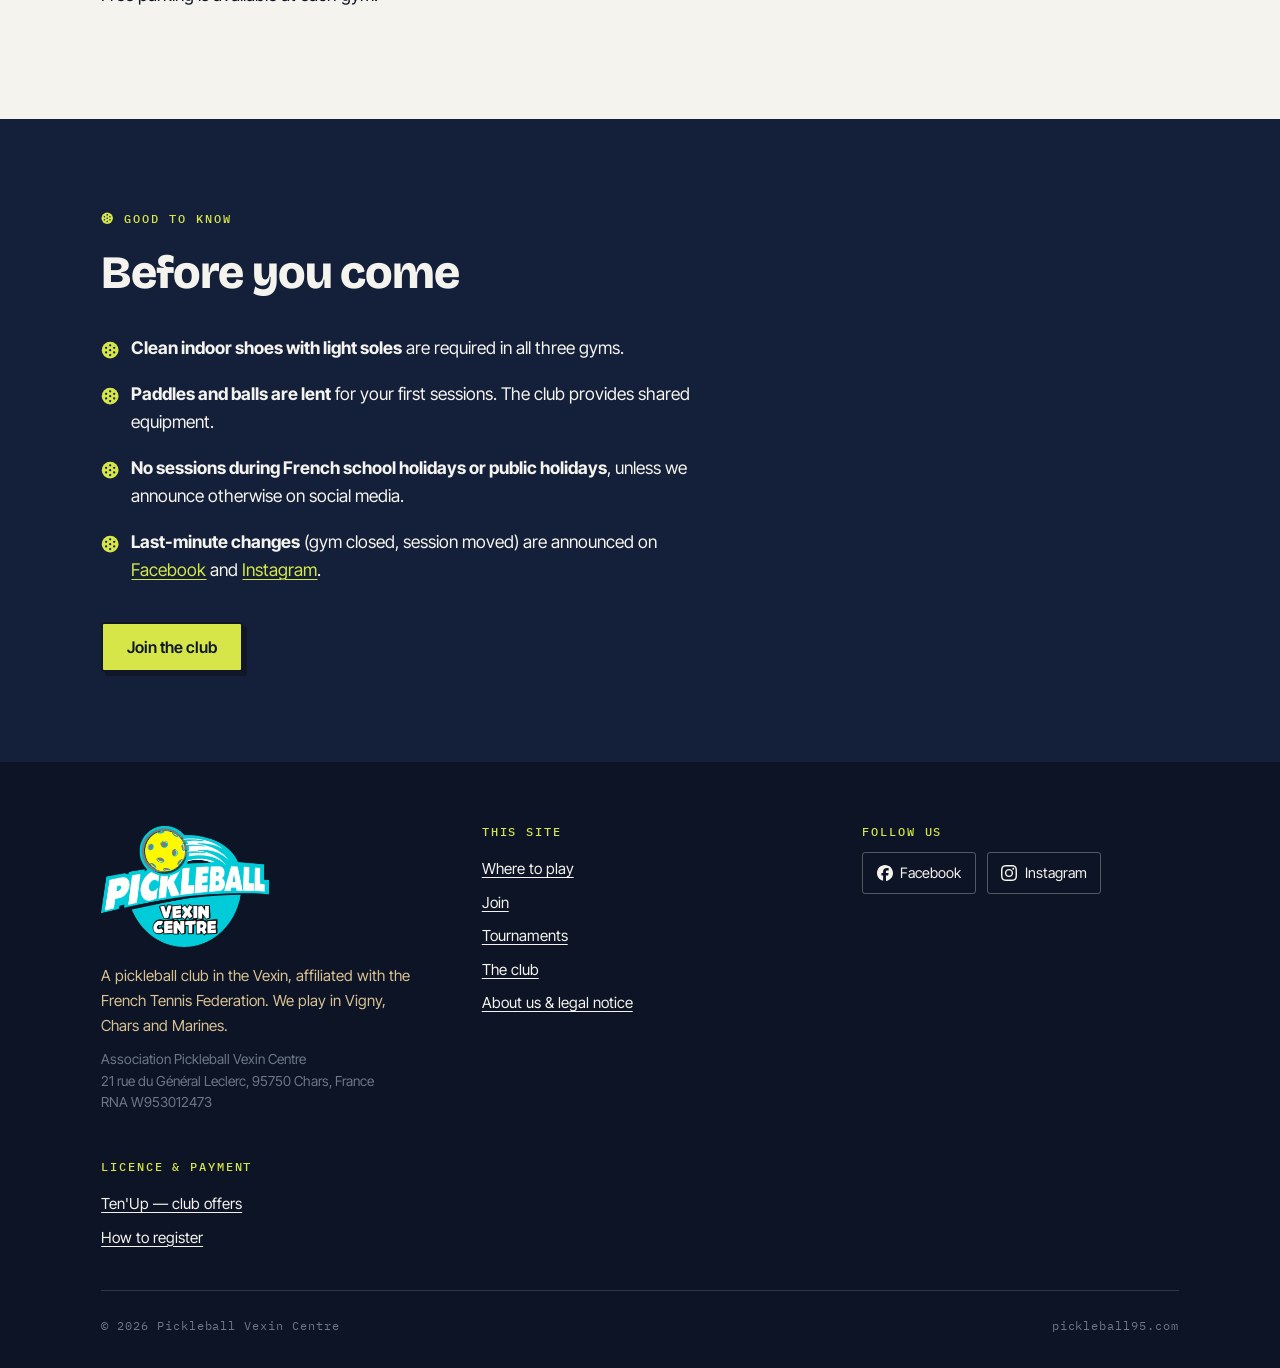
<file: en/where-to-play.html>
<!DOCTYPE html>
<html lang="en">
<head>
<meta charset="utf-8">
<meta name="viewport" content="width=device-width, initial-scale=1">
<title>Where to play pickleball in Val-d'Oise — Vigny, Chars, Marines</title>
<meta name="description" content="The club's three sessions: Wednesday in Vigny, Friday in Chars, Sunday in Marines, about twenty minutes from Cergy-Pontoise.">
<link rel="canonical" href="https://pickleball95.com/en/where-to-play.html">
<meta property="og:type" content="website">
<meta property="og:site_name" content="Pickleball Vexin Centre">
<meta property="og:title" content="Where to play pickleball in Val-d'Oise — Vigny, Chars, Marines">
<meta property="og:description" content="The club's three sessions: Wednesday in Vigny, Friday in Chars, Sunday in Marines, about twenty minutes from Cergy-Pontoise.">
<meta property="og:url" content="https://pickleball95.com/en/where-to-play.html">
<meta property="og:locale" content="en_GB">
<meta property="og:image" content="https://pickleball95.com/og-image.png">
<meta property="og:image:width" content="1200">
<meta property="og:image:height" content="630">
<meta property="og:image:alt" content="Logo Pickleball Vexin Centre">
<meta name="twitter:card" content="summary_large_image">

<link rel="alternate" hreflang="fr" href="https://pickleball95.com/ou-jouer.html">
<link rel="alternate" hreflang="en" href="https://pickleball95.com/en/where-to-play.html">
<link rel="alternate" hreflang="x-default" href="https://pickleball95.com/ou-jouer.html">
<link rel="icon" href="/favicon.svg" type="image/svg+xml">
<link rel="icon" href="/favicon.ico" sizes="32x32">
<link rel="apple-touch-icon" href="/apple-touch-icon.png">
<link rel="preconnect" href="https://fonts.googleapis.com">
<link rel="preconnect" href="https://fonts.gstatic.com" crossorigin>
<link href="https://fonts.googleapis.com/css2?family=Bricolage+Grotesque:opsz,wght@12..96,700;12..96,800&family=IBM+Plex+Mono:wght@400;500&family=Inter+Tight:wght@400;500;600&display=swap" rel="stylesheet">
<script type="application/ld+json">
{
  "@context": "https://schema.org",
  "@type": "SportsClub",
  "@id": "https://pickleball95.com/#club",
  "name": "Pickleball Vexin Centre",
  "alternateName": "PVC",
  "url": "https://pickleball95.com/en/",
  "logo": "https://pickleball95.com/logo-pvc.png",
  "image": "https://pickleball95.com/og-image.png",
  "description": "Pickleball club in the Vexin, affiliated with the French Tennis Federation. Three sessions a week in Vigny, Chars and Marines, about fifteen kilometres from Cergy-Pontoise.",
  "sport": "Pickleball",
  "email": "contact@pickleball95.com",
  "memberOf": {
    "@type": "SportsOrganization",
    "name": "Fédération française de tennis",
    "alternateName": "FFT",
    "url": "https://www.fft.fr/"
  },
  "areaServed": [
    {
      "@type": "AdministrativeArea",
      "name": "Vexin français"
    },
    {
      "@type": "AdministrativeArea",
      "name": "Val-d'Oise"
    },
    {
      "@type": "City",
      "name": "Cergy"
    },
    {
      "@type": "City",
      "name": "Pontoise"
    },
    {
      "@type": "City",
      "name": "Marines"
    },
    {
      "@type": "City",
      "name": "Vigny"
    },
    {
      "@type": "City",
      "name": "Chars"
    }
  ],
  "location": [
    {
      "@type": "SportsActivityLocation",
      "name": "Gymnase Cœur du Vexin",
      "address": {
        "@type": "PostalAddress",
        "streetAddress": "Le Bord'haut",
        "postalCode": "95450",
        "addressLocality": "Vigny",
        "addressRegion": "Val-d'Oise",
        "addressCountry": "FR"
      },
      "geo": {
        "@type": "GeoCoordinates",
        "latitude": 49.085816,
        "longitude": 1.921872
      },
      "openingHoursSpecification": {
        "@type": "OpeningHoursSpecification",
        "dayOfWeek": "Wednesday",
        "opens": "19:30",
        "closes": "22:00"
      }
    },
    {
      "@type": "SportsActivityLocation",
      "name": "Gymnase du Lycée du Vexin",
      "address": {
        "@type": "PostalAddress",
        "streetAddress": "Rue de Marines",
        "postalCode": "95750",
        "addressLocality": "Chars",
        "addressRegion": "Val-d'Oise",
        "addressCountry": "FR"
      },
      "geo": {
        "@type": "GeoCoordinates",
        "latitude": 49.157377,
        "longitude": 1.945217
      },
      "openingHoursSpecification": {
        "@type": "OpeningHoursSpecification",
        "dayOfWeek": "Friday",
        "opens": "18:00",
        "closes": "21:00"
      }
    },
    {
      "@type": "SportsActivityLocation",
      "name": "Gymnase de l'Amitié",
      "address": {
        "@type": "PostalAddress",
        "streetAddress": "Rue des Hautiers",
        "postalCode": "95640",
        "addressLocality": "Marines",
        "addressRegion": "Val-d'Oise",
        "addressCountry": "FR"
      },
      "geo": {
        "@type": "GeoCoordinates",
        "latitude": 49.148057,
        "longitude": 1.984363
      },
      "openingHoursSpecification": {
        "@type": "OpeningHoursSpecification",
        "dayOfWeek": "Sunday",
        "opens": "17:00",
        "closes": "20:00"
      }
    }
  ],
  "sameAs": [
    "https://www.facebook.com/p/Pickleball-Vexin-Centre-100078045906528/",
    "https://www.instagram.com/pickleball_vexin_centre/"
  ]
}
</script>
<link rel="stylesheet" href="../styles.css">
</head>
<body>

<a class="saut-contenu" href="#contenu">Skip to content</a>

<header class="entete">
  <div class="enveloppe entete__interieur">
    <a class="marque" href="index.html">
      <img class="marque__logo" src="/logo-pvc.png" alt="" width="640" height="460">
      <span>Pickleball Vexin Centre<small>Val-d'Oise · FFT affiliated</small></span>
    </a>
    <div class="entete__droite">
      <nav class="nav" aria-label="Main navigation">
        <ul>
          <li><a href="index.html">Home</a></li>
          <li><a href="where-to-play.html" aria-current="page">Where to play</a></li>
          <li><a href="join.html">Join</a></li>
          <li><a href="tournaments.html">Tournaments</a></li>
          <li><a href="the-club.html">The club</a></li>
          <li><a href="about-us.html">About us</a></li>
        </ul>
      </nav>
      <details class="langue">
      <summary aria-label="Choose language"><svg class="drapeau" viewBox="0 0 21 15" aria-hidden="true"><rect width="21" height="15" fill="#f5f5f5"/><g fill="#b31942"><rect y="0.0000" width="21" height="1.1538"/><rect y="2.3077" width="21" height="1.1538"/><rect y="4.6154" width="21" height="1.1538"/><rect y="6.9231" width="21" height="1.1538"/><rect y="9.2308" width="21" height="1.1538"/><rect y="11.5385" width="21" height="1.1538"/><rect y="13.8462" width="21" height="1.1538"/></g><rect width="8.4" height="8.0769" fill="#0a3161"/></svg><span>EN</span></summary>
      <div class="langue__menu">
        <a href="../ou-jouer.html" hreflang="fr" lang="fr"><svg class="drapeau" viewBox="0 0 21 15" aria-hidden="true"><rect width="7" height="15" fill="#002654"/><rect x="7" width="7" height="15" fill="#f5f5f5"/><rect x="14" width="7" height="15" fill="#ce1126"/></svg>Français</a>
        <a href="where-to-play.html" hreflang="en" lang="en" aria-current="true"><svg class="drapeau" viewBox="0 0 21 15" aria-hidden="true"><rect width="21" height="15" fill="#f5f5f5"/><g fill="#b31942"><rect y="0.0000" width="21" height="1.1538"/><rect y="2.3077" width="21" height="1.1538"/><rect y="4.6154" width="21" height="1.1538"/><rect y="6.9231" width="21" height="1.1538"/><rect y="9.2308" width="21" height="1.1538"/><rect y="11.5385" width="21" height="1.1538"/><rect y="13.8462" width="21" height="1.1538"/></g><rect width="8.4" height="8.0769" fill="#0a3161"/></svg>English</a>
      </div>
    </details>
      <div class="reseaux">
        <a href="https://www.facebook.com/p/Pickleball-Vexin-Centre-100078045906528/" rel="noopener" aria-label="Pickleball Vexin Centre sur Facebook" title="Facebook"><svg viewBox="0 0 24 24" aria-hidden="true" focusable="false"><path d="M9.101 23.691v-7.98H6.627v-3.667h2.474v-1.58c0-4.085 1.848-5.978 5.858-5.978.401 0 .955.042 1.468.103a8.68 8.68 0 0 1 1.141.195v3.325a8.623 8.623 0 0 0-.653-.036 26.805 26.805 0 0 0-.733-.009c-.707 0-1.259.096-1.675.309a1.686 1.686 0 0 0-.679.622c-.258.42-.374.995-.374 1.752v1.297h3.919l-.386 2.103-.287 1.564h-3.246v8.245C19.396 23.238 24 18.179 24 12.044c0-6.627-5.373-12-12-12s-12 5.373-12 12c0 5.628 3.874 10.35 9.101 11.647Z"/></svg></a>
        <a href="https://www.instagram.com/pickleball_vexin_centre/" rel="noopener" aria-label="Pickleball Vexin Centre sur Instagram" title="Instagram"><svg viewBox="0 0 24 24" aria-hidden="true" focusable="false"><path d="M7.0301.084c-1.2768.0602-2.1487.264-2.911.5634-.7888.3075-1.4575.72-2.1228 1.3877-.6652.6677-1.075 1.3368-1.3802 2.127-.2954.7638-.4956 1.6365-.552 2.914-.0564 1.2775-.0689 1.6882-.0626 4.947.0062 3.2586.0206 3.6671.0825 4.9473.061 1.2765.264 2.1482.5635 2.9107.308.7889.72 1.4573 1.388 2.1228.6679.6655 1.3365 1.0743 2.1285 1.38.7632.295 1.6361.4961 2.9134.552 1.2773.056 1.6884.069 4.9462.0627 3.2578-.0062 3.668-.0207 4.9478-.0814 1.28-.0607 2.147-.2652 2.9098-.5633.7889-.3086 1.4578-.72 2.1228-1.3881.665-.6682 1.0745-1.3378 1.3795-2.1284.2957-.7632.4966-1.636.552-2.9124.056-1.2809.0692-1.6898.063-4.948-.0063-3.2583-.021-3.6668-.0817-4.9465-.0607-1.2797-.264-2.1487-.5633-2.9117-.3084-.7889-.72-1.4568-1.3876-2.1228C21.2982 1.33 20.628.9208 19.8378.6165 19.074.321 18.2017.1197 16.9244.0645 15.6471.0093 15.236-.005 11.977.0014 8.718.0076 8.31.0215 7.0301.0839m.1402 21.6932c-1.17-.0509-1.8053-.2453-2.2287-.408-.5606-.216-.96-.4771-1.3819-.895-.422-.4178-.6811-.8186-.9-1.378-.1644-.4234-.3624-1.058-.4171-2.228-.0595-1.2645-.072-1.6442-.079-4.848-.007-3.2037.0053-3.583.0607-4.848.05-1.169.2456-1.805.408-2.2282.216-.5613.4762-.96.895-1.3816.4188-.4217.8184-.6814 1.3783-.9003.423-.1651 1.0575-.3614 2.227-.4171 1.2655-.06 1.6447-.072 4.848-.079 3.2033-.007 3.5835.005 4.8495.0608 1.169.0508 1.8053.2445 2.228.408.5608.216.96.4754 1.3816.895.4217.4194.6816.8176.9005 1.3787.1653.4217.3617 1.056.4169 2.2263.0602 1.2655.0739 1.645.0796 4.848.0058 3.203-.0055 3.5834-.061 4.848-.051 1.17-.245 1.8055-.408 2.2294-.216.5604-.4763.96-.8954 1.3814-.419.4215-.8181.6811-1.3783.9-.4224.1649-1.0577.3617-2.2262.4174-1.2656.0595-1.6448.072-4.8493.079-3.2045.007-3.5825-.006-4.848-.0608M16.953 5.5864A1.44 1.44 0 1 0 18.39 4.144a1.44 1.44 0 0 0-1.437 1.4424M5.8385 12.012c.0067 3.4032 2.7706 6.1557 6.173 6.1493 3.4026-.0065 6.157-2.7701 6.1506-6.1733-.0065-3.4032-2.771-6.1565-6.174-6.1498-3.403.0067-6.156 2.771-6.1496 6.1738M8 12.0077a4 4 0 1 1 4.008 3.9921A3.9996 3.9996 0 0 1 8 12.0077"/></svg></a>
      </div>
    </div>
  </div>
</header>

<main id="contenu">

  <section class="bloc bloc--nuit">
    <div class="enveloppe">
      <p class="sourcil">
        <svg class="balle" viewBox="0 0 24 24" aria-hidden="true"><circle cx="12" cy="12" r="11"/><circle cx="12" cy="5.6" r="1.5"/><circle cx="17.3" cy="9" r="1.5"/><circle cx="17.3" cy="15" r="1.5"/><circle cx="12" cy="18.4" r="1.5"/><circle cx="6.7" cy="15" r="1.5"/><circle cx="6.7" cy="9" r="1.5"/><circle cx="12" cy="12" r="1.5"/></svg>
        Three gyms
      </p>
      <h1>Where and when we play</h1>
      <p class="intro">The club runs across three halls in the Vexin. Come to whichever of the three sessions suits you — they are not separate groups.</p>
    </div>
  </section>

  <section class="bloc">
    <div class="enveloppe">
      <div class="grille">

        <article class="gymnase" id="vigny">
          <p class="gymnase__jour">Wednesday</p>
          <h3>Gymnase Cœur du Vexin</h3>
          <p class="gymnase__creneau">7:30 → 10:00 pm</p>
          <address>Le Bord'haut<br>95450 Vigny</address>
          <a class="bouton" href="https://www.google.com/maps/dir/?api=1&amp;destination=49.085816,1.921872" rel="noopener">Directions</a>
        </article>

        <article class="gymnase" id="chars">
          <p class="gymnase__jour">Friday</p>
          <h3>Gymnase du Lycée du Vexin</h3>
          <p class="gymnase__creneau">6:00 → 9:00 pm</p>
          <address>Rue de Marines<br>95750 Chars</address>
          <a class="bouton" href="https://www.google.com/maps/dir/?api=1&amp;destination=49.157377,1.945217" rel="noopener">Directions</a>
        </article>

        <article class="gymnase" id="marines">
          <p class="gymnase__jour">Sunday</p>
          <h3>Gymnase de l'Amitié</h3>
          <p class="gymnase__creneau">5:00 → 8:00 pm</p>
          <address>Rue des Hautiers<br>95640 Marines</address>
          <a class="bouton" href="https://www.google.com/maps/dir/?api=1&amp;destination=49.148057,1.984363" rel="noopener">Directions</a>
        </article>

      </div>
    </div>
  </section>


  <section class="bloc">
    <div class="enveloppe">
      <p class="sourcil">
        <svg class="balle" viewBox="0 0 24 24" aria-hidden="true"><circle cx="12" cy="12" r="11"/><circle cx="12" cy="5.6" r="1.5"/><circle cx="17.3" cy="9" r="1.5"/><circle cx="17.3" cy="15" r="1.5"/><circle cx="12" cy="18.4" r="1.5"/><circle cx="6.7" cy="15" r="1.5"/><circle cx="6.7" cy="9" r="1.5"/><circle cx="12" cy="12" r="1.5"/></svg>
        From Cergy-Pontoise and around
      </p>
      <h2>How far it is</h2>
      <p>The three gyms sit in the Vexin français, north-west of the Paris region. From central Cergy or Pontoise it is 12 to 16 kilometres, about twenty minutes by car on the D14 or the D915. Paris itself is around 40 kilometres away.</p>
      <p>Players come to us from Cergy, Pontoise, Osny, Meulan-en-Yvelines, Magny-en-Vexin and the surrounding villages. There is no closer pickleball club in the Vexin, and all three sessions are open to every member whichever gym you start at.</p>
      <ul class="faits">
        <li><svg class="balle" viewBox="0 0 24 24" aria-hidden="true"><circle cx="12" cy="12" r="11"/><circle cx="12" cy="5.6" r="1.5"/><circle cx="17.3" cy="9" r="1.5"/><circle cx="17.3" cy="15" r="1.5"/><circle cx="12" cy="18.4" r="1.5"/><circle cx="6.7" cy="15" r="1.5"/><circle cx="6.7" cy="9" r="1.5"/><circle cx="12" cy="12" r="1.5"/></svg><span><strong>Vigny</strong> is the easiest to reach from Cergy-Pontoise and Meulan.</span></li>
        <li><svg class="balle" viewBox="0 0 24 24" aria-hidden="true"><circle cx="12" cy="12" r="11"/><circle cx="12" cy="5.6" r="1.5"/><circle cx="17.3" cy="9" r="1.5"/><circle cx="17.3" cy="15" r="1.5"/><circle cx="12" cy="18.4" r="1.5"/><circle cx="6.7" cy="15" r="1.5"/><circle cx="6.7" cy="9" r="1.5"/><circle cx="12" cy="12" r="1.5"/></svg><span><strong>Chars</strong> is closest if you come from Magny-en-Vexin or the Oise.</span></li>
        <li><svg class="balle" viewBox="0 0 24 24" aria-hidden="true"><circle cx="12" cy="12" r="11"/><circle cx="12" cy="5.6" r="1.5"/><circle cx="17.3" cy="9" r="1.5"/><circle cx="17.3" cy="15" r="1.5"/><circle cx="12" cy="18.4" r="1.5"/><circle cx="6.7" cy="15" r="1.5"/><circle cx="6.7" cy="9" r="1.5"/><circle cx="12" cy="12" r="1.5"/></svg><span><strong>Marines</strong> sits halfway, handy on Sundays from anywhere in the area.</span></li>
      </ul>
      <p>Free parking is available at each gym.</p>
    </div>
  </section>

  <section class="bloc bloc--nuit">
    <div class="enveloppe">
      <p class="sourcil">
        <svg class="balle" viewBox="0 0 24 24" aria-hidden="true"><circle cx="12" cy="12" r="11"/><circle cx="12" cy="5.6" r="1.5"/><circle cx="17.3" cy="9" r="1.5"/><circle cx="17.3" cy="15" r="1.5"/><circle cx="12" cy="18.4" r="1.5"/><circle cx="6.7" cy="15" r="1.5"/><circle cx="6.7" cy="9" r="1.5"/><circle cx="12" cy="12" r="1.5"/></svg>
        Good to know
      </p>
      <h2>Before you come</h2>
      <ul class="faits">
        <li><svg class="balle" viewBox="0 0 24 24" aria-hidden="true"><circle cx="12" cy="12" r="11"/><circle cx="12" cy="5.6" r="1.5"/><circle cx="17.3" cy="9" r="1.5"/><circle cx="17.3" cy="15" r="1.5"/><circle cx="12" cy="18.4" r="1.5"/><circle cx="6.7" cy="15" r="1.5"/><circle cx="6.7" cy="9" r="1.5"/><circle cx="12" cy="12" r="1.5"/></svg><span><strong>Clean indoor shoes with light soles</strong> are required in all three gyms.</span></li>
        <li><svg class="balle" viewBox="0 0 24 24" aria-hidden="true"><circle cx="12" cy="12" r="11"/><circle cx="12" cy="5.6" r="1.5"/><circle cx="17.3" cy="9" r="1.5"/><circle cx="17.3" cy="15" r="1.5"/><circle cx="12" cy="18.4" r="1.5"/><circle cx="6.7" cy="15" r="1.5"/><circle cx="6.7" cy="9" r="1.5"/><circle cx="12" cy="12" r="1.5"/></svg><span><strong>Paddles and balls are lent</strong> for your first sessions. The club provides shared equipment.</span></li>
        <li><svg class="balle" viewBox="0 0 24 24" aria-hidden="true"><circle cx="12" cy="12" r="11"/><circle cx="12" cy="5.6" r="1.5"/><circle cx="17.3" cy="9" r="1.5"/><circle cx="17.3" cy="15" r="1.5"/><circle cx="12" cy="18.4" r="1.5"/><circle cx="6.7" cy="15" r="1.5"/><circle cx="6.7" cy="9" r="1.5"/><circle cx="12" cy="12" r="1.5"/></svg><span><strong>No sessions during French school holidays or public holidays</strong>, unless we announce otherwise on social media.</span></li>
        <li><svg class="balle" viewBox="0 0 24 24" aria-hidden="true"><circle cx="12" cy="12" r="11"/><circle cx="12" cy="5.6" r="1.5"/><circle cx="17.3" cy="9" r="1.5"/><circle cx="17.3" cy="15" r="1.5"/><circle cx="12" cy="18.4" r="1.5"/><circle cx="6.7" cy="15" r="1.5"/><circle cx="6.7" cy="9" r="1.5"/><circle cx="12" cy="12" r="1.5"/></svg><span><strong>Last-minute changes</strong> (gym closed, session moved) are announced on <a href="https://www.facebook.com/p/Pickleball-Vexin-Centre-100078045906528/" rel="noopener">Facebook</a> and <a href="https://www.instagram.com/pickleball_vexin_centre/" rel="noopener">Instagram</a>.</span></li>
      </ul>
      <div class="rangee-boutons">
        <a class="bouton" href="join.html">Join the club</a>
      </div>
    </div>
  </section>

</main>

<footer class="pied">
  <div class="enveloppe">
    <div class="pied__grille">
      <div>
        <h2 class="pied__marque"><img src="/logo-pvc.png" alt="Pickleball Vexin Centre" width="640" height="460"></h2>
        <p>A pickleball club in the Vexin, affiliated with the French Tennis Federation. We play in Vigny, Chars and Marines.</p>
        <p class="pied__legal">Association Pickleball Vexin Centre<br>21 rue du Général Leclerc, 95750 Chars, France<br>RNA W953012473</p>
      </div>
      <div>
        <h3>This site</h3>
        <ul>
          <li><a href="where-to-play.html">Where to play</a></li>
          <li><a href="join.html">Join</a></li>
          <li><a href="tournaments.html">Tournaments</a></li>
          <li><a href="the-club.html">The club</a></li>
        
          <li><a href="about-us.html">About us &amp; legal notice</a></li></ul>
      </div>
      <div>
        <h3>Follow us</h3>
        <div class="social">
          <a href="https://www.facebook.com/p/Pickleball-Vexin-Centre-100078045906528/" rel="noopener"><span class="social__icone"><svg viewBox="0 0 24 24" aria-hidden="true" focusable="false"><path d="M9.101 23.691v-7.98H6.627v-3.667h2.474v-1.58c0-4.085 1.848-5.978 5.858-5.978.401 0 .955.042 1.468.103a8.68 8.68 0 0 1 1.141.195v3.325a8.623 8.623 0 0 0-.653-.036 26.805 26.805 0 0 0-.733-.009c-.707 0-1.259.096-1.675.309a1.686 1.686 0 0 0-.679.622c-.258.42-.374.995-.374 1.752v1.297h3.919l-.386 2.103-.287 1.564h-3.246v8.245C19.396 23.238 24 18.179 24 12.044c0-6.627-5.373-12-12-12s-12 5.373-12 12c0 5.628 3.874 10.35 9.101 11.647Z"/></svg></span>Facebook</a>
          <a href="https://www.instagram.com/pickleball_vexin_centre/" rel="noopener"><span class="social__icone"><svg viewBox="0 0 24 24" aria-hidden="true" focusable="false"><path d="M7.0301.084c-1.2768.0602-2.1487.264-2.911.5634-.7888.3075-1.4575.72-2.1228 1.3877-.6652.6677-1.075 1.3368-1.3802 2.127-.2954.7638-.4956 1.6365-.552 2.914-.0564 1.2775-.0689 1.6882-.0626 4.947.0062 3.2586.0206 3.6671.0825 4.9473.061 1.2765.264 2.1482.5635 2.9107.308.7889.72 1.4573 1.388 2.1228.6679.6655 1.3365 1.0743 2.1285 1.38.7632.295 1.6361.4961 2.9134.552 1.2773.056 1.6884.069 4.9462.0627 3.2578-.0062 3.668-.0207 4.9478-.0814 1.28-.0607 2.147-.2652 2.9098-.5633.7889-.3086 1.4578-.72 2.1228-1.3881.665-.6682 1.0745-1.3378 1.3795-2.1284.2957-.7632.4966-1.636.552-2.9124.056-1.2809.0692-1.6898.063-4.948-.0063-3.2583-.021-3.6668-.0817-4.9465-.0607-1.2797-.264-2.1487-.5633-2.9117-.3084-.7889-.72-1.4568-1.3876-2.1228C21.2982 1.33 20.628.9208 19.8378.6165 19.074.321 18.2017.1197 16.9244.0645 15.6471.0093 15.236-.005 11.977.0014 8.718.0076 8.31.0215 7.0301.0839m.1402 21.6932c-1.17-.0509-1.8053-.2453-2.2287-.408-.5606-.216-.96-.4771-1.3819-.895-.422-.4178-.6811-.8186-.9-1.378-.1644-.4234-.3624-1.058-.4171-2.228-.0595-1.2645-.072-1.6442-.079-4.848-.007-3.2037.0053-3.583.0607-4.848.05-1.169.2456-1.805.408-2.2282.216-.5613.4762-.96.895-1.3816.4188-.4217.8184-.6814 1.3783-.9003.423-.1651 1.0575-.3614 2.227-.4171 1.2655-.06 1.6447-.072 4.848-.079 3.2033-.007 3.5835.005 4.8495.0608 1.169.0508 1.8053.2445 2.228.408.5608.216.96.4754 1.3816.895.4217.4194.6816.8176.9005 1.3787.1653.4217.3617 1.056.4169 2.2263.0602 1.2655.0739 1.645.0796 4.848.0058 3.203-.0055 3.5834-.061 4.848-.051 1.17-.245 1.8055-.408 2.2294-.216.5604-.4763.96-.8954 1.3814-.419.4215-.8181.6811-1.3783.9-.4224.1649-1.0577.3617-2.2262.4174-1.2656.0595-1.6448.072-4.8493.079-3.2045.007-3.5825-.006-4.848-.0608M16.953 5.5864A1.44 1.44 0 1 0 18.39 4.144a1.44 1.44 0 0 0-1.437 1.4424M5.8385 12.012c.0067 3.4032 2.7706 6.1557 6.173 6.1493 3.4026-.0065 6.157-2.7701 6.1506-6.1733-.0065-3.4032-2.771-6.1565-6.174-6.1498-3.403.0067-6.156 2.771-6.1496 6.1738M8 12.0077a4 4 0 1 1 4.008 3.9921A3.9996 3.9996 0 0 1 8 12.0077"/></svg></span>Instagram</a>
        </div>
      </div>
      <div>
        <h3>Licence &amp; payment</h3>
        <ul>
          <li><a href="https://tenup.fft.fr/club/57950515/offres" rel="noopener">Ten'Up — club offers</a></li>
          <li><a href="join.html">How to register</a></li>
        </ul>
      </div>
    </div>
    <div class="pied__bas">
      <span>© 2026 Pickleball Vexin Centre</span>
      <span>pickleball95.com</span>
    </div>
  </div>
</footer>

<script>
document.addEventListener('click', function (e) {
  document.querySelectorAll('details.langue[open]').forEach(function (d) {
    if (!d.contains(e.target)) d.removeAttribute('open');
  });
});
document.addEventListener('keydown', function (e) {
  if (e.key === 'Escape') {
    document.querySelectorAll('details.langue[open]').forEach(function (d) {
      d.removeAttribute('open');
    });
  }
});
</script>
</body>
</html>
</file>
<file: styles.css>
/* ==========================================================================
   Pickleball Vexin Centre — feuille de style unique
   Palette : gymnase le soir. Indigo profond (la nuit dehors), parquet érable
   (le sol de jeu), jaune optique (la balle ajourée), sarcelle (le tracé).
   ========================================================================== */

:root {
  --nuit:        #14203a;
  --nuit-fonce:  #0c1425;
  --nuit-clair:  #24345a;
  --parquet:     #e9d7b2;
  --parquet-sbr: #d9c193;
  --balle:       #d6e548;
  --court:       #2b7c8c;
  --craie:       #f5f3ed;
  --encre:       #101828;
  --gris:        #6d7789;

  --pad-page: clamp(1.15rem, 4vw, 3.5rem);
  --max: 1180px;
  --rayon: 3px;

  --display: "Bricolage Grotesque", "Trebuchet MS", sans-serif;
  --corps: "Inter Tight", system-ui, -apple-system, sans-serif;
  --data: "IBM Plex Mono", ui-monospace, monospace;
}

*, *::before, *::after { box-sizing: border-box; }

html { scroll-behavior: smooth; }
@media (prefers-reduced-motion: reduce) {
  html { scroll-behavior: auto; }
  * { animation-duration: 0.01ms !important; transition-duration: 0.01ms !important; }
}

body {
  margin: 0;
  background: var(--craie);
  color: var(--encre);
  font-family: var(--corps);
  font-size: clamp(1rem, 0.96rem + 0.2vw, 1.09rem);
  line-height: 1.62;
  -webkit-font-smoothing: antialiased;
}

img, iframe { max-width: 100%; border: 0; }

a { color: var(--court); text-decoration-thickness: 1px; text-underline-offset: 3px; }
a:hover { color: var(--nuit); }

:focus-visible {
  outline: 3px solid var(--balle);
  outline-offset: 3px;
}

/* --- primitives de mise en page ------------------------------------------ */

.enveloppe {
  width: 100%;
  max-width: var(--max);
  margin-inline: auto;
  padding-inline: var(--pad-page);
}

.bloc { padding-block: clamp(3.2rem, 7vw, 6rem); }
.bloc--nuit { background: var(--nuit); color: var(--craie); }
/* :not(.bouton) — sinon cette regle (0,1,1) battait .bouton (0,1,0)
   et les boutons heritaient de la couleur des liens : jaune sur jaune. */
.bloc--nuit a:not(.bouton) { color: var(--balle); }
.bloc--court { background: var(--court); color: #fff; }
.bloc--court a:not(.bouton) { color: #fff; }

.saut-contenu {
  position: absolute;
  left: -9999px;
  top: 0;
  background: var(--balle);
  color: var(--encre);
  padding: 0.7rem 1.1rem;
  font-weight: 600;
  z-index: 50;
}
.saut-contenu:focus { left: 0.6rem; top: 0.6rem; }

/* --- typographie --------------------------------------------------------- */

h1, h2, h3, h4 {
  font-family: var(--display);
  font-weight: 800;
  line-height: 1.02;
  letter-spacing: -0.025em;
  margin: 0 0 0.6em;
  text-wrap: balance;
}

h1 { font-size: clamp(2.3rem, 1.3rem + 4.6vw, 4.4rem); }
h2 { font-size: clamp(1.75rem, 1.1rem + 2.5vw, 2.9rem); }
h3 { font-size: clamp(1.2rem, 1.02rem + 0.8vw, 1.55rem); }

p { margin: 0 0 1.15em; max-width: 62ch; }
.intro { font-size: clamp(1.08rem, 1rem + 0.5vw, 1.3rem); color: var(--gris); }
.bloc--nuit .intro { color: var(--parquet); }

.sourcil {
  font-family: var(--data);
  font-size: 0.74rem;
  font-weight: 500;
  letter-spacing: 0.17em;
  text-transform: uppercase;
  color: var(--court);
  margin: 0 0 1.4rem;
  display: flex;
  align-items: center;
  gap: 0.65rem;
}
.bloc--nuit .sourcil { color: var(--balle); }
.bloc--court .sourcil { color: var(--parquet); }

/* --- la balle ajourée : motif récurrent ---------------------------------- */

.balle {
  flex: 0 0 auto;
  width: 1.05em;
  height: 1.05em;
  color: var(--balle);
}
.balle circle:first-child { fill: currentColor; }
.balle circle + circle { fill: var(--nuit); }
.bloc--nuit .balle circle + circle { fill: var(--nuit); }

/* --- boutons ------------------------------------------------------------- */

.bouton {
  display: inline-flex;
  align-items: center;
  gap: 0.55rem;
  font-family: var(--corps);
  font-weight: 600;
  font-size: 1rem;
  line-height: 1;
  padding: 0.95rem 1.5rem;
  border: 2px solid var(--encre);
  border-radius: var(--rayon);
  background: var(--balle);
  color: var(--encre);
  text-decoration: none;
  transition: transform 0.14s ease, box-shadow 0.14s ease;
  box-shadow: 4px 4px 0 var(--encre);
}
.bouton:hover {
  color: var(--encre);
  transform: translate(-2px, -2px);
  box-shadow: 6px 6px 0 var(--encre);
}
.bouton:active { transform: translate(2px, 2px); box-shadow: 1px 1px 0 var(--encre); }

.bouton--fantome {
  background: transparent;
  border-color: currentColor;
  box-shadow: none;
  color: inherit;
}
.bouton--fantome:hover { background: rgba(214, 229, 72, 0.16); box-shadow: none; color: inherit; }

.rangee-boutons {
  display: flex;
  flex-wrap: wrap;
  gap: 0.85rem 1rem;
  align-items: center;
  margin-top: 1.8rem;
}

/* --- en-tête ------------------------------------------------------------- */

.entete {
  background: var(--nuit);
  color: var(--craie);
  border-bottom: 1px solid var(--nuit-clair);
}
.entete__interieur {
  display: flex;
  align-items: center;
  justify-content: space-between;
  gap: 1.5rem;
  min-height: 72px;
  flex-wrap: wrap;
  padding-block: 0.8rem;
}
.marque {
  display: flex;
  align-items: center;
  gap: 0.6rem;
  font-family: var(--display);
  font-weight: 800;
  font-size: 1.06rem;
  letter-spacing: -0.02em;
  color: var(--craie);
  text-decoration: none;
  line-height: 1.15;
}
.marque:hover { color: var(--balle); }
.marque .balle { width: 1.6em; height: 1.6em; }
.marque span { display: block; }
.marque small {
  display: block;
  font-family: var(--data);
  font-size: 0.62rem;
  font-weight: 500;
  letter-spacing: 0.14em;
  text-transform: uppercase;
  color: var(--parquet-sbr);
}

.nav ul {
  display: flex;
  flex-wrap: wrap;
  gap: 0.35rem 1.55rem;
  list-style: none;
  margin: 0;
  padding: 0;
}
.nav a {
  font-size: 0.95rem;
  font-weight: 500;
  color: var(--craie);
  text-decoration: none;
  padding-block: 0.3rem;
  border-bottom: 2px solid transparent;
}
.nav a:hover { color: var(--balle); border-bottom-color: var(--balle); }
.nav a[aria-current="page"] { color: var(--balle); border-bottom-color: var(--balle); }

/* --- héros --------------------------------------------------------------- */

.heros {
  background: var(--nuit);
  color: var(--craie);
  padding-block: clamp(2.8rem, 6vw, 5rem) 0;
  overflow: hidden;
}
.heros h1 { max-width: 22ch; }
.heros h1 em {
  font-style: normal;
  color: var(--balle);
}
.heros__texte { max-width: 46rem; }
.heros .intro { max-width: 44ch; }

/* La semaine : signature du site ----------------------------------------- */

.semaine {
  display: grid;
  grid-template-columns: repeat(3, 1fr);
  gap: 1px;
  background: var(--nuit-clair);
  margin-top: clamp(2.5rem, 5vw, 4rem);
  border-top: 1px solid var(--nuit-clair);
}
.jour {
  position: relative;
  display: flex;
  flex-direction: column;
  gap: 0.35rem;
  padding: 1.6rem 1.3rem 1.8rem;
  background: var(--nuit);
  color: var(--craie);
  text-decoration: none;
  transition: background 0.16s ease;
}
.jour:hover, .jour:focus-visible { background: var(--nuit-clair); color: var(--craie); }
.jour__abrege {
  font-family: var(--display);
  font-weight: 800;
  font-size: clamp(2.4rem, 1rem + 6vw, 4.6rem);
  line-height: 0.85;
  letter-spacing: -0.045em;
  color: var(--balle);
}
.jour__heure {
  font-family: var(--data);
  font-size: 0.92rem;
  font-weight: 500;
  color: var(--parquet);
}
.jour__lieu { font-weight: 600; font-size: 1.02rem; }
.jour__ville {
  font-family: var(--data);
  font-size: 0.72rem;
  letter-spacing: 0.14em;
  text-transform: uppercase;
  color: var(--gris);
}

@media (max-width: 680px) {
  .semaine { grid-template-columns: 1fr; }
  .jour {
    flex-direction: row;
    align-items: baseline;
    gap: 1.1rem;
    padding: 1.1rem 1.3rem;
    flex-wrap: wrap;
  }
  .jour__abrege { font-size: 2.5rem; flex: 0 0 3.4em; }
  .jour__corps { flex: 1 1 10rem; }
}

/* --- bandeau d'alerte / saison ------------------------------------------- */

.bandeau {
  background: var(--balle);
  color: var(--encre);
  border-block: 2px solid var(--encre);
}
.bandeau__interieur {
  display: flex;
  flex-wrap: wrap;
  align-items: center;
  justify-content: space-between;
  gap: 1.1rem 2rem;
  padding-block: 1.4rem;
}
.bandeau p { margin: 0; max-width: 52ch; font-weight: 500; }
.bandeau strong { font-family: var(--display); font-weight: 800; }
.bandeau .bouton { background: var(--nuit); color: var(--craie); border-color: var(--encre); }
.bandeau .bouton:hover { color: var(--balle); }

/* --- grilles génériques -------------------------------------------------- */

.grille {
  display: grid;
  gap: clamp(1.3rem, 3vw, 2.2rem);
  grid-template-columns: repeat(auto-fit, minmax(min(100%, 17rem), 1fr));
}
.grille--2 { grid-template-columns: repeat(auto-fit, minmax(min(100%, 24rem), 1fr)); }

.duo {
  display: grid;
  gap: clamp(1.8rem, 5vw, 4rem);
  grid-template-columns: minmax(0, 1fr);
}
@media (min-width: 900px) {
  .duo { grid-template-columns: minmax(0, 0.85fr) minmax(0, 1.15fr); align-items: start; }
}

/* --- carte gymnase (surface parquet) ------------------------------------- */

.gymnase {
  background: var(--parquet);
  border: 2px solid var(--encre);
  border-radius: var(--rayon);
  padding: 1.5rem 1.5rem 1.7rem;
  display: flex;
  flex-direction: column;
  gap: 0.2rem;
}
.gymnase__jour {
  font-family: var(--data);
  font-size: 0.74rem;
  font-weight: 500;
  letter-spacing: 0.16em;
  text-transform: uppercase;
  color: var(--court);
  margin-bottom: 0.5rem;
}
.gymnase h3 { margin-bottom: 0.35rem; }
.gymnase__creneau {
  font-family: var(--data);
  font-size: 1.22rem;
  font-weight: 500;
  color: var(--encre);
  padding: 0.35rem 0 0.7rem;
}
.gymnase address {
  font-style: normal;
  color: #4a4433;
  font-size: 0.97rem;
  margin-bottom: 1.1rem;
}
.gymnase .bouton { margin-top: auto; align-self: flex-start; background: var(--craie); }

/* --- étapes numérotées (séquence réelle) --------------------------------- */

.etapes { list-style: none; margin: 2rem 0 0; padding: 0; counter-reset: etape; }
.etape {
  counter-increment: etape;
  display: grid;
  grid-template-columns: 3.1rem minmax(0, 1fr);
  gap: 0 1.15rem;
  padding: 1.5rem 0;
  border-top: 1px solid rgba(16, 24, 40, 0.14);
}
.etape:last-child { border-bottom: 1px solid rgba(16, 24, 40, 0.14); }
.etape::before {
  content: counter(etape, decimal-leading-zero);
  font-family: var(--data);
  font-size: 0.98rem;
  font-weight: 500;
  color: var(--court);
  padding-top: 0.28rem;
}
.etape h3 { margin-bottom: 0.35rem; }
.etape p:last-child { margin-bottom: 0; }
.bloc--nuit .etape { border-color: rgba(245, 243, 237, 0.18); }
.bloc--nuit .etape::before { color: var(--balle); }

/* --- vidéos -------------------------------------------------------------- */

.video {
  margin: 0;
  border: 2px solid var(--encre);
  border-radius: var(--rayon);
  overflow: hidden;
  background: var(--nuit-fonce);
}
.video__cadre { position: relative; aspect-ratio: 16 / 9; }
.video__cadre iframe { position: absolute; inset: 0; width: 100%; height: 100%; }
.video figcaption {
  font-family: var(--data);
  font-size: 0.78rem;
  letter-spacing: 0.1em;
  text-transform: uppercase;
  padding: 0.75rem 1rem;
  background: var(--craie);
  border-top: 2px solid var(--encre);
  color: var(--encre);
}

/* --- liste de faits ------------------------------------------------------ */

.faits { list-style: none; margin: 1.6rem 0 0; padding: 0; }
.faits li {
  display: flex;
  gap: 0.75rem;
  align-items: flex-start;
  padding: 0.55rem 0;
  max-width: 60ch;
}
.faits .balle { margin-top: 0.42em; }

/* --- tableau d'infos ----------------------------------------------------- */

.fiche { border-collapse: collapse; width: 100%; max-width: 40rem; margin-top: 1.6rem; }
.fiche th, .fiche td {
  text-align: left;
  padding: 0.85rem 1rem 0.85rem 0;
  border-bottom: 1px solid rgba(245, 243, 237, 0.2);
  vertical-align: top;
}
.fiche th {
  font-family: var(--data);
  font-size: 0.74rem;
  font-weight: 500;
  letter-spacing: 0.14em;
  text-transform: uppercase;
  color: var(--balle);
  width: 11rem;
  white-space: nowrap;
}
.fiche td { font-size: 1.05rem; }

/* --- encart brouillon (page non publiée) --------------------------------- */

.brouillon {
  background: repeating-linear-gradient(
    45deg, #fff4c2, #fff4c2 14px, #ffe98a 14px, #ffe98a 28px
  );
  border: 2px solid var(--encre);
  border-radius: var(--rayon);
  padding: 1.1rem 1.3rem;
  margin-bottom: 2.4rem;
  color: var(--encre);
  font-weight: 500;
}
.brouillon p { margin: 0; max-width: 70ch; }

/* --- pied de page -------------------------------------------------------- */

.pied {
  background: var(--nuit-fonce);
  color: var(--parquet-sbr);
  padding-block: clamp(2.6rem, 5vw, 4rem) 2rem;
  font-size: 0.95rem;
}
.pied h2 { color: var(--craie); font-size: 1.4rem; }
.pied a { color: var(--craie); }
.pied a:hover { color: var(--balle); }
.pied__grille {
  display: grid;
  gap: 2rem clamp(2rem, 5vw, 4rem);
  grid-template-columns: repeat(auto-fit, minmax(min(100%, 15rem), 1fr));
  padding-bottom: 2.2rem;
  border-bottom: 1px solid rgba(245, 243, 237, 0.15);
}
.pied h3 {
  font-family: var(--data);
  font-size: 0.74rem;
  font-weight: 500;
  letter-spacing: 0.16em;
  text-transform: uppercase;
  color: var(--balle);
  margin-bottom: 0.9rem;
}
.pied ul { list-style: none; margin: 0; padding: 0; }
.pied li { padding: 0.28rem 0; }
.pied__bas {
  display: flex;
  flex-wrap: wrap;
  gap: 0.6rem 1.6rem;
  justify-content: space-between;
  padding-top: 1.6rem;
  font-family: var(--data);
  font-size: 0.74rem;
  letter-spacing: 0.08em;
  color: var(--gris);
}
.social { display: flex; gap: 0.7rem; flex-wrap: wrap; }
.social a {
  display: inline-flex;
  align-items: center;
  gap: 0.45rem;
  border: 1px solid rgba(245, 243, 237, 0.3);
  border-radius: var(--rayon);
  padding: 0.5rem 0.85rem;
  text-decoration: none;
  font-size: 0.9rem;
}
.social a:hover { border-color: var(--balle); }

/* --- correctifs de contraste --------------------------------------------- */

.bloc--court .intro { color: rgba(255, 255, 255, 0.9); }

.social--clair a {
  border-color: rgba(16, 24, 40, 0.28);
  color: var(--encre);
}
.social--clair a:hover { border-color: var(--court); color: var(--court); }

/* --- selecteur de langue -------------------------------------------------- */

.entete__droite {
  display: flex;
  align-items: center;
  gap: clamp(0.9rem, 3vw, 2rem);
  flex-wrap: wrap;
}

.drapeau {
  flex: 0 0 auto;
  width: 1.4em;
  height: auto;
  display: block;
  border-radius: 1px;
  box-shadow: 0 0 0 1px rgba(0, 0, 0, 0.3);
}

.langue { position: relative; }

.langue > summary {
  display: flex;
  align-items: center;
  gap: 0.45rem;
  list-style: none;
  cursor: pointer;
  font-family: var(--data);
  font-size: 0.78rem;
  font-weight: 500;
  letter-spacing: 0.1em;
  color: var(--craie);
  border: 1px solid rgba(245, 243, 237, 0.3);
  border-radius: var(--rayon);
  padding: 0.38rem 0.6rem;
}
.langue > summary::-webkit-details-marker { display: none; }
.langue > summary::after {
  content: "";
  width: 0.36em;
  height: 0.36em;
  border-right: 1.5px solid currentColor;
  border-bottom: 1.5px solid currentColor;
  transform: rotate(45deg) translate(-0.08em, -0.08em);
}
.langue[open] > summary::after { transform: rotate(225deg) translate(-0.02em, -0.02em); }
.langue > summary:hover { border-color: var(--balle); color: var(--balle); }

.langue__menu {
  position: absolute;
  right: 0;
  top: calc(100% + 0.5rem);
  z-index: 40;
  min-width: 11.5rem;
  background: var(--craie);
  border: 2px solid var(--encre);
  border-radius: var(--rayon);
  box-shadow: 5px 5px 0 rgba(12, 20, 37, 0.5);
  overflow: hidden;
}
.langue__menu a {
  display: flex;
  align-items: center;
  gap: 0.65rem;
  padding: 0.68rem 0.9rem;
  text-decoration: none;
  color: var(--encre);
  font-size: 0.95rem;
  font-weight: 500;
}
.langue__menu a + a { border-top: 1px solid rgba(16, 24, 40, 0.14); }
.langue__menu a:hover { background: var(--balle); color: var(--encre); }
.langue__menu a[aria-current="true"] { font-weight: 600; }
.langue__menu a[aria-current="true"]::after {
  content: "";
  margin-left: auto;
  width: 0.42em;
  height: 0.75em;
  border-right: 2px solid var(--court);
  border-bottom: 2px solid var(--court);
  transform: rotate(45deg) translateY(-0.15em);
}

@media (max-width: 560px) {
  .entete__interieur { gap: 0.9rem; }
  .entete__droite { width: 100%; justify-content: space-between; }
}

/* --- logo du club --------------------------------------------------------- */

.marque__logo {
  flex: 0 0 auto;
  width: auto;
  height: 2.95em;
  display: block;
}

.pied__marque {
  margin: 0 0 1.1rem;
  line-height: 0;
}
.pied__marque img {
  width: min(100%, 168px);
  height: auto;
  display: block;
}

@media (max-width: 420px) {
  .marque__logo { height: 2.5em; }
}

/* --- tableau sur fond clair (tarifs du tournoi) --------------------------- */

.fiche--clair { max-width: 46rem; }
.fiche--clair th,
.fiche--clair td { border-bottom-color: rgba(16, 24, 40, 0.14); }
.fiche--clair th {
  width: auto;
  white-space: normal;
  font-family: var(--corps);
  font-size: 1rem;
  font-weight: 600;
  letter-spacing: 0;
  text-transform: none;
  color: var(--encre);
  padding-right: 1.5rem;
}
.fiche--clair td {
  font-family: var(--data);
  font-size: 0.95rem;
  color: var(--gris);
  white-space: nowrap;
}
.fiche--clair td:last-child { color: var(--encre); font-weight: 500; }

/* --- mention legale du pied de page --------------------------------------- */

.pied__legal {
  font-size: 0.86rem;
  line-height: 1.55;
  color: var(--gris);
  margin-top: -0.4rem;
}

/* --- navigation a six entrees : resserrement progressif ------------------- */

@media (min-width: 900px) and (max-width: 1150px) {
  .nav ul { gap: 0.35rem 1.1rem; }
  .nav a { font-size: 0.9rem; }
  .entete__droite { gap: 1.1rem; }
}

/* --- bandeau d'annonce temporaire (voir README pour le retrait) ------------ */

.alerte {
  background: #118baa;
  color: #fff;
  border-bottom: 2px solid var(--nuit-fonce);
  font-size: 0.95rem;
}
.alerte[hidden] { display: none; }
.alerte__interieur {
  display: flex;
  flex-wrap: wrap;
  align-items: center;
  gap: 0.5rem 1.1rem;
  padding-block: 0.7rem;
}
.alerte p { margin: 0; max-width: none; flex: 1 1 18rem; }
.alerte strong { font-family: var(--display); font-weight: 800; letter-spacing: -0.01em; }
.alerte__compte {
  font-family: var(--data);
  font-size: 0.85rem;
  letter-spacing: 0.06em;
  background: rgba(255, 255, 255, 0.18);
  padding: 0.12rem 0.45rem;
  border-radius: 2px;
  white-space: nowrap;
}
.alerte__lien {
  flex: 0 0 auto;
  color: #fff;
  font-weight: 600;
  text-decoration: none;
  border-bottom: 2px solid rgba(255, 255, 255, 0.45);
  padding-bottom: 1px;
}
.alerte__lien:hover { color: var(--balle); border-bottom-color: var(--balle); }
.alerte__lien--fort {
  background: var(--balle);
  color: var(--encre);
  border: 2px solid var(--nuit-fonce);
  border-radius: var(--rayon);
  padding: 0.34rem 0.75rem;
}
.alerte__lien--fort:hover { background: #fff; color: var(--encre); border-color: var(--nuit-fonce); }

@media (max-width: 560px) {
  .alerte { font-size: 0.9rem; }
  .alerte__interieur { padding-block: 0.6rem; }
}

/* --- reseaux sociaux : icones d'en-tete ----------------------------------- */

.reseaux {
  display: flex;
  align-items: center;
  gap: 0.35rem;
  flex: 0 0 auto;
}
.reseaux a {
  display: flex;
  align-items: center;
  justify-content: center;
  width: 2rem;
  height: 2rem;
  border-radius: var(--rayon);
  color: var(--craie);
  border: 1px solid rgba(245, 243, 237, 0.24);
}
.reseaux a:hover { color: var(--balle); border-color: var(--balle); }
.reseaux svg { width: 1.05rem; height: 1.05rem; fill: currentColor; display: block; }

/* --- icones dans les liens sociaux du pied de page ------------------------ */

.social__icone { display: inline-flex; flex: 0 0 auto; }
.social__icone svg { width: 1rem; height: 1rem; fill: currentColor; display: block; }

@media (max-width: 560px) {
  .reseaux a { width: 1.85rem; height: 1.85rem; }
}

/* --- photographie de compte rendu ----------------------------------------- */

.photo {
  margin: 2.4rem 0 0;
  border: 2px solid var(--encre);
  border-radius: var(--rayon);
  overflow: hidden;
  background: var(--nuit-fonce);
  max-width: 52rem;
}
.photo img {
  display: block;
  width: 100%;
  height: auto;
}
.photo figcaption {
  font-family: var(--data);
  font-size: 0.78rem;
  line-height: 1.5;
  letter-spacing: 0.04em;
  padding: 0.75rem 1rem;
  background: var(--craie);
  border-top: 2px solid var(--encre);
  color: var(--encre);
}
.bloc--nuit .photo { border-color: var(--nuit-clair); }
</file>
